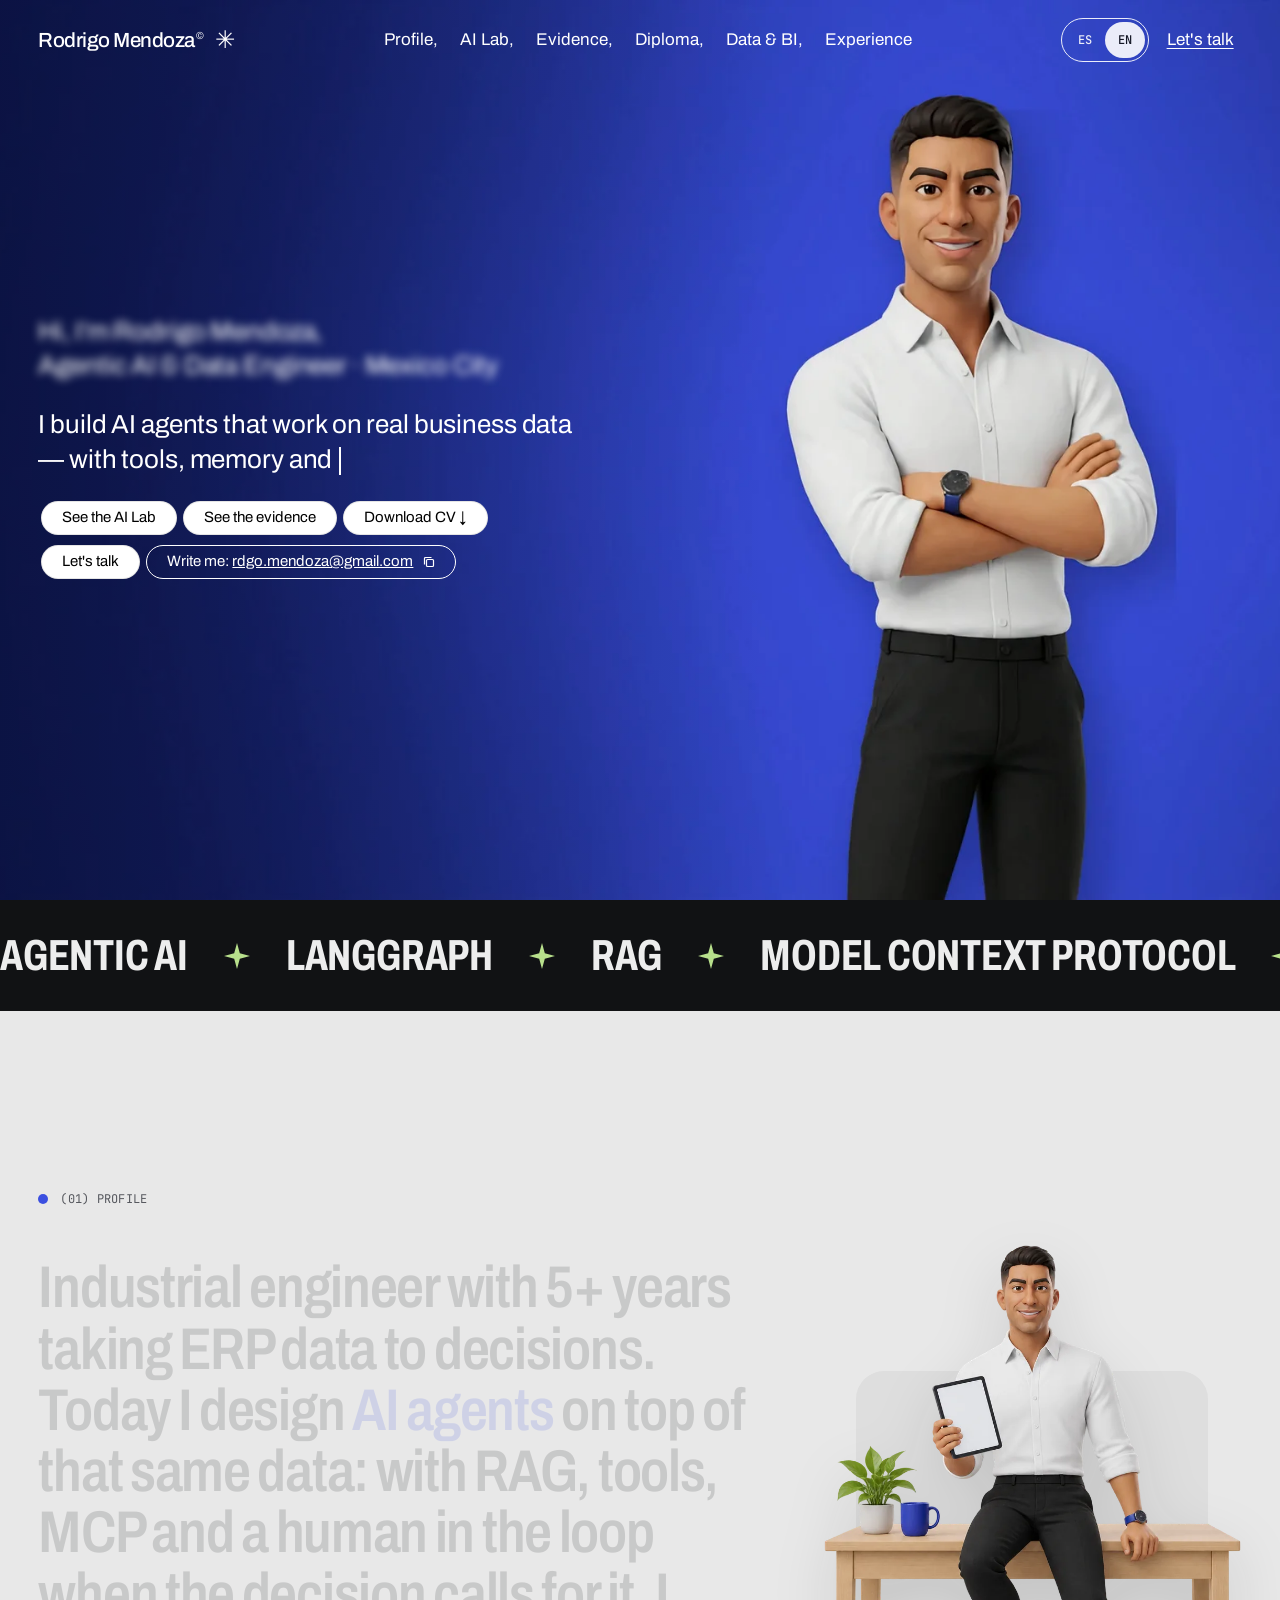
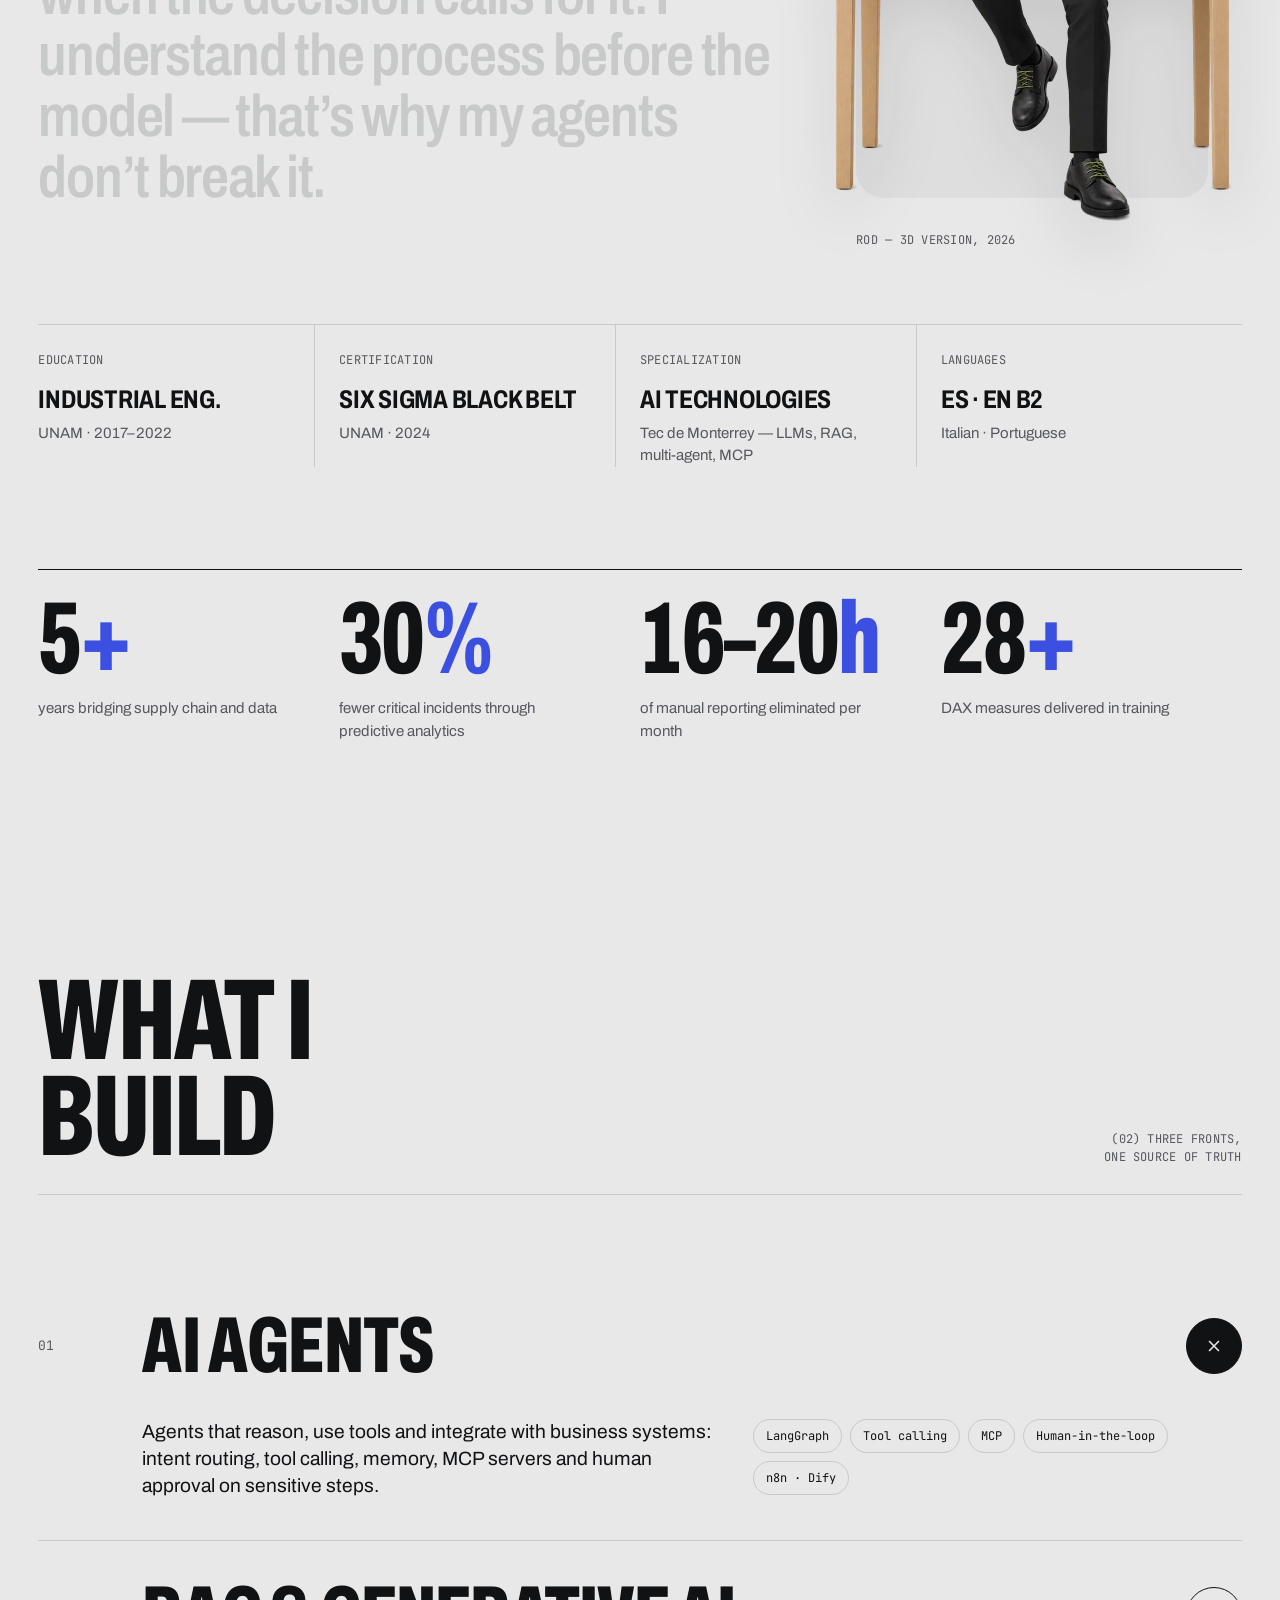
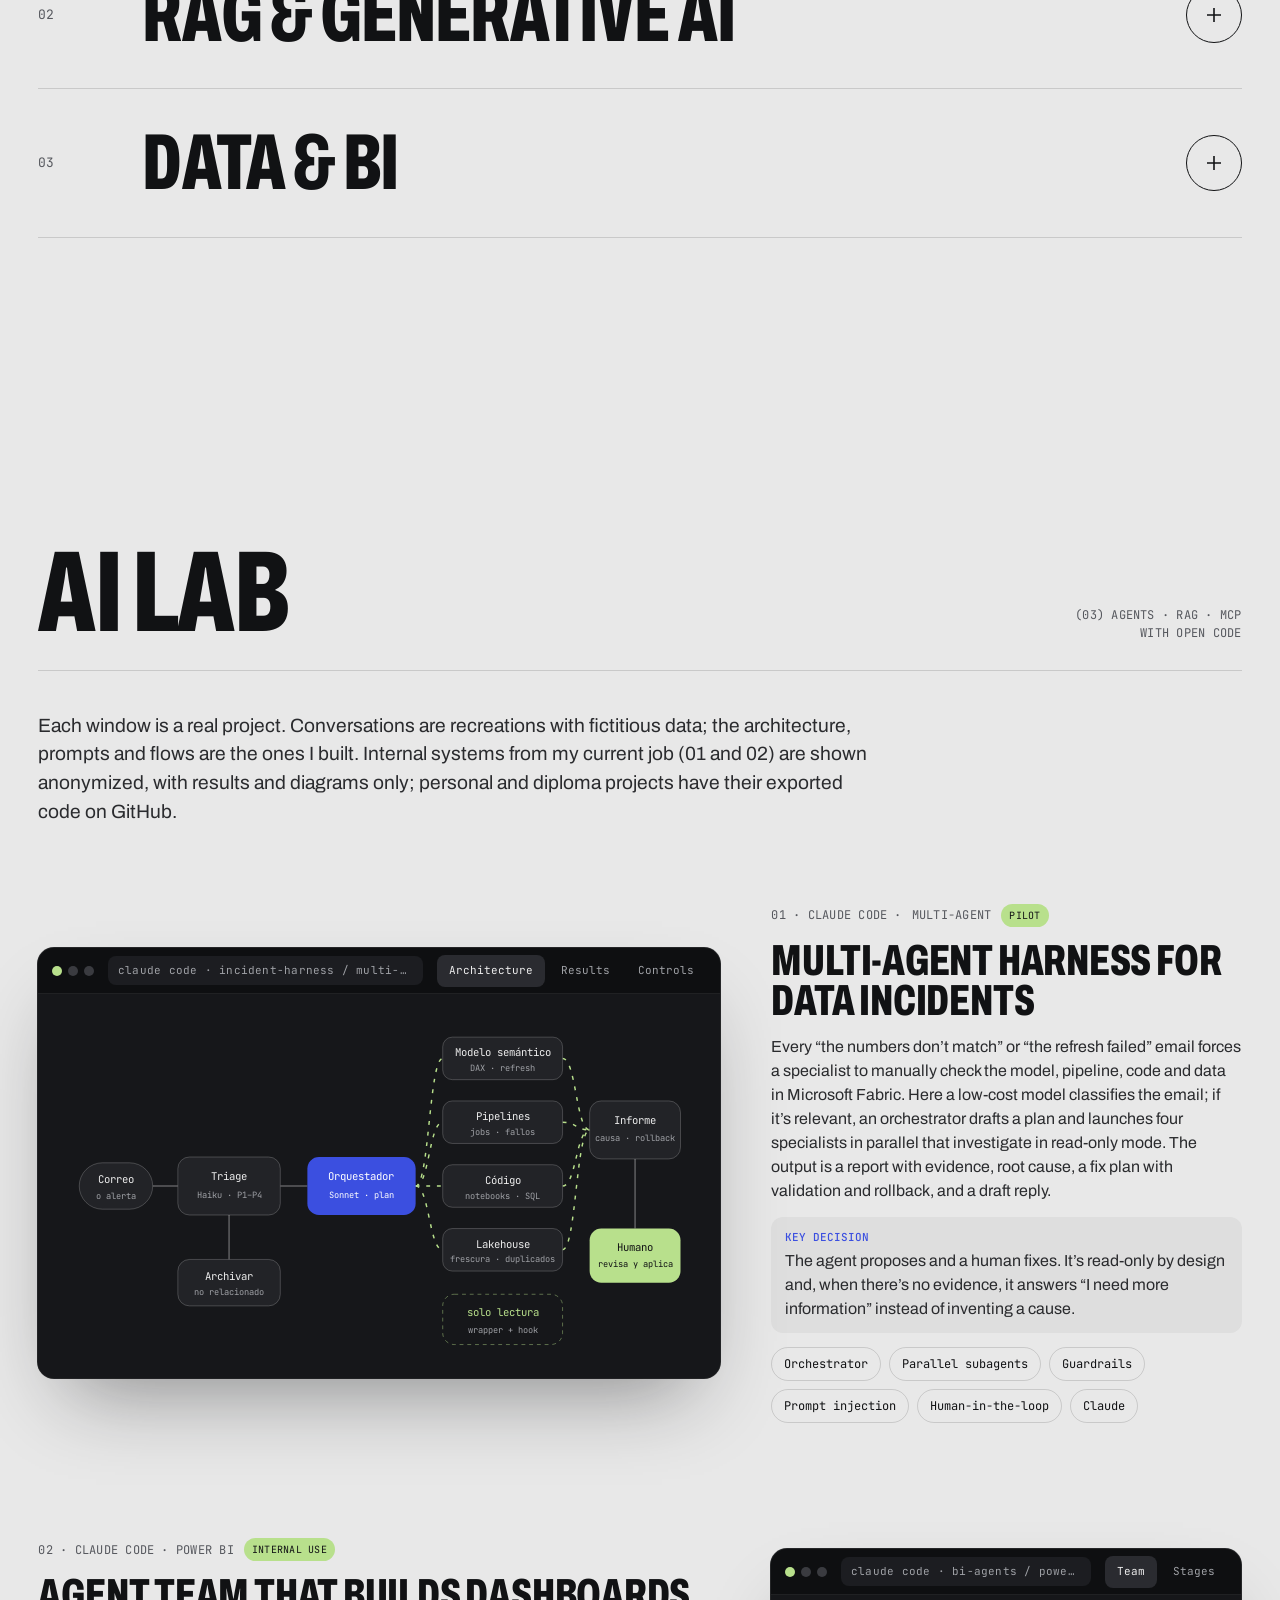
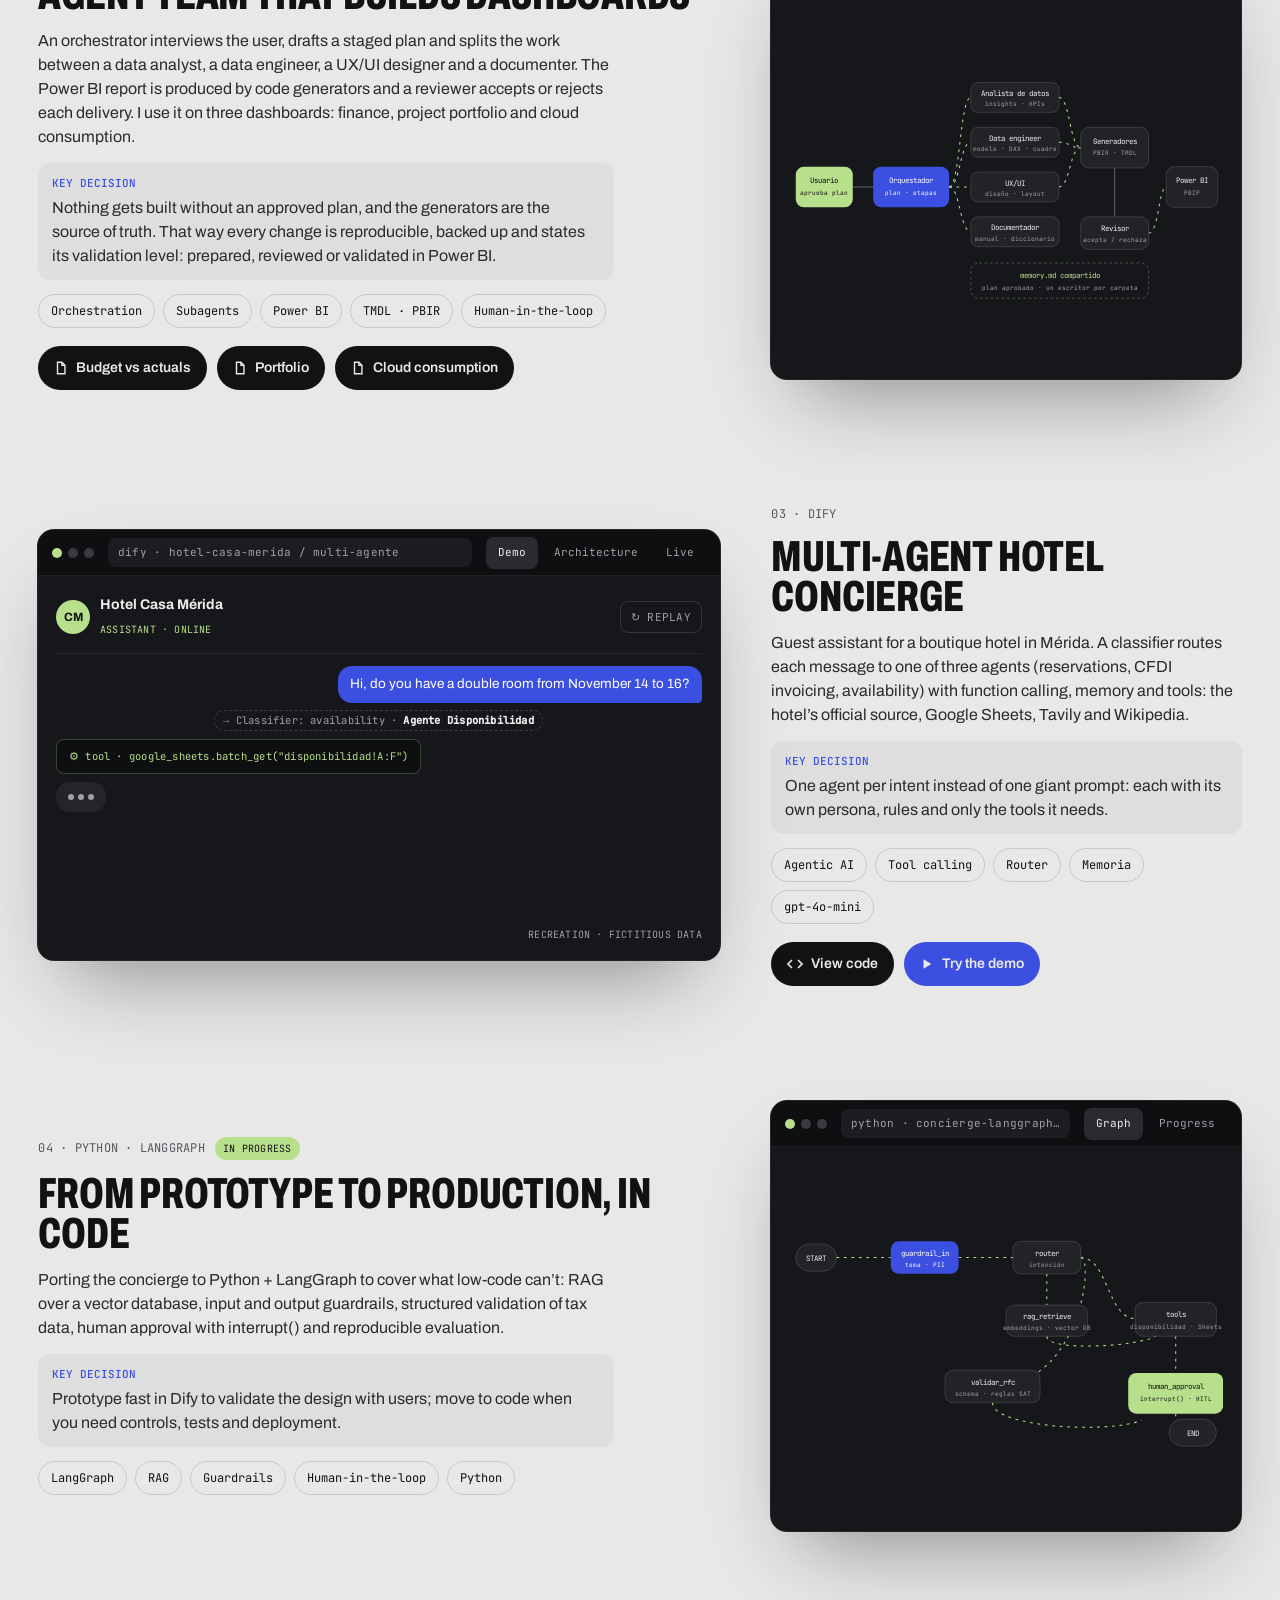
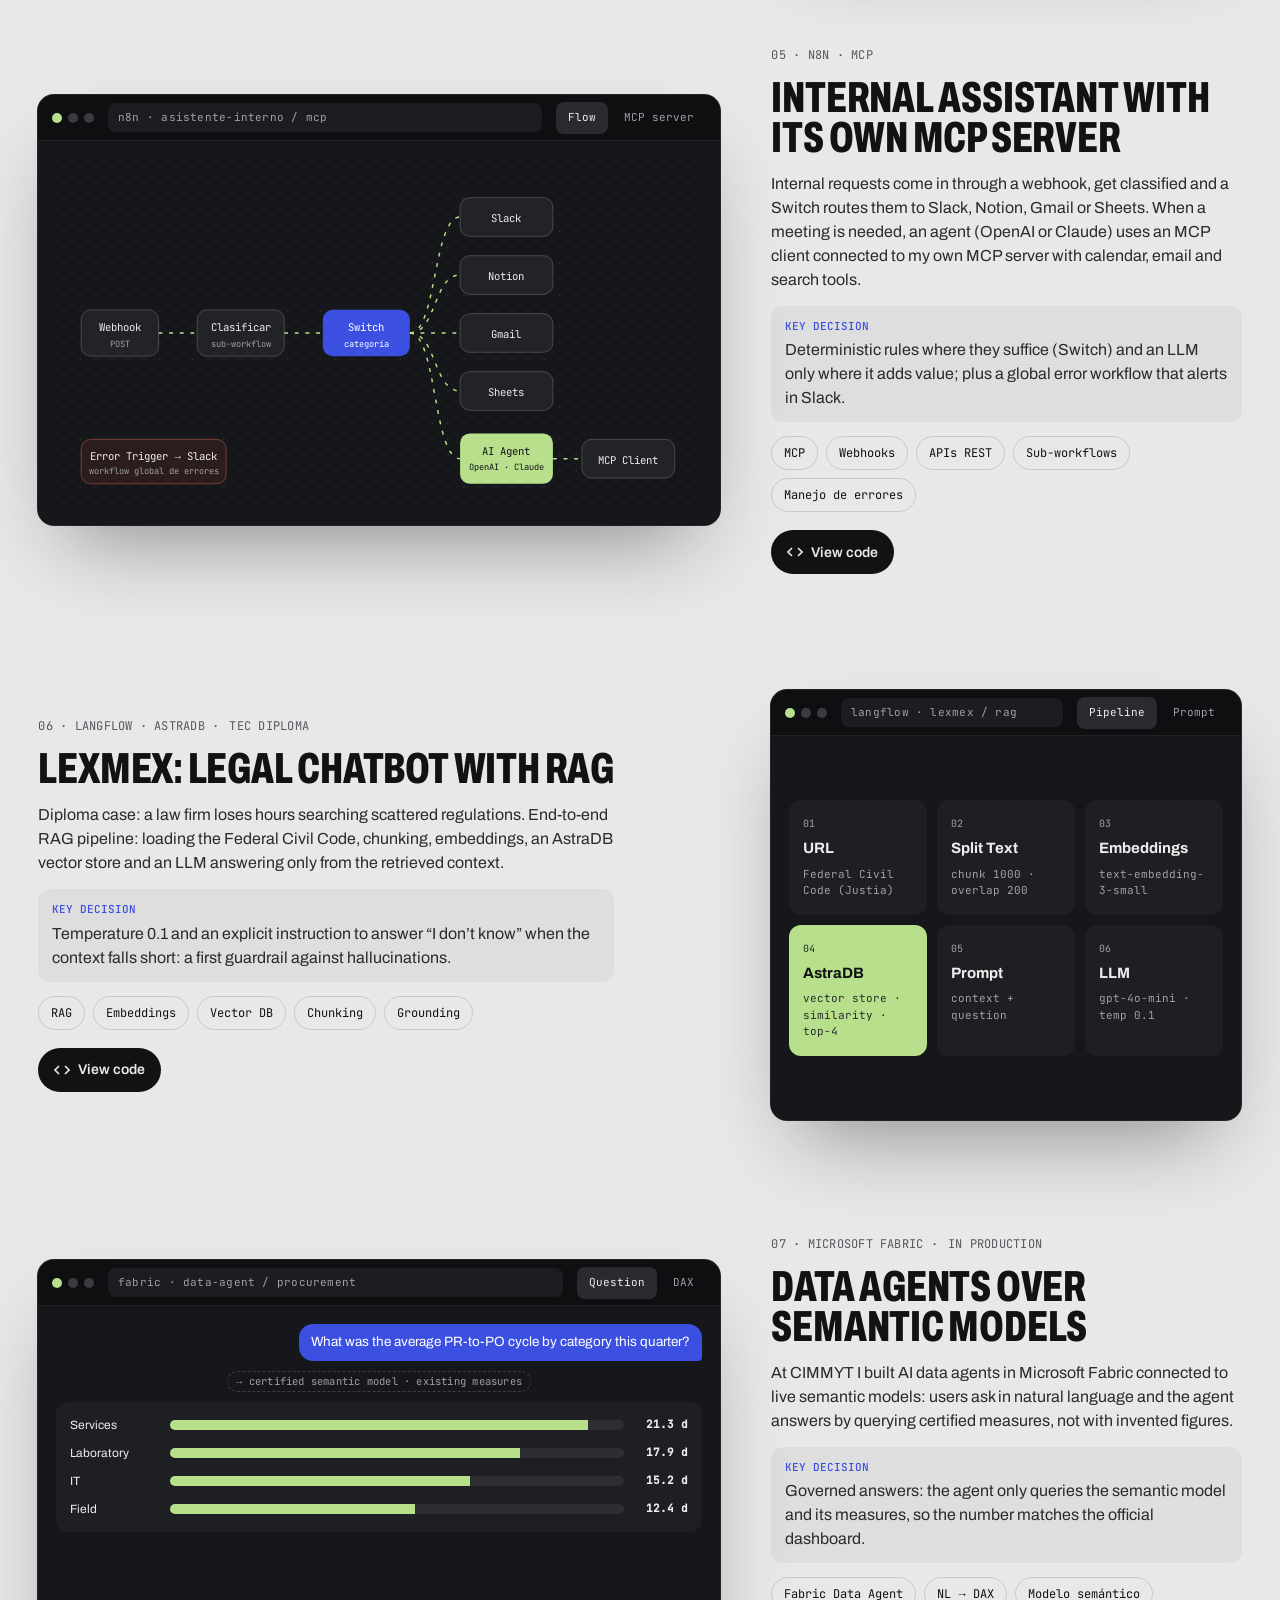
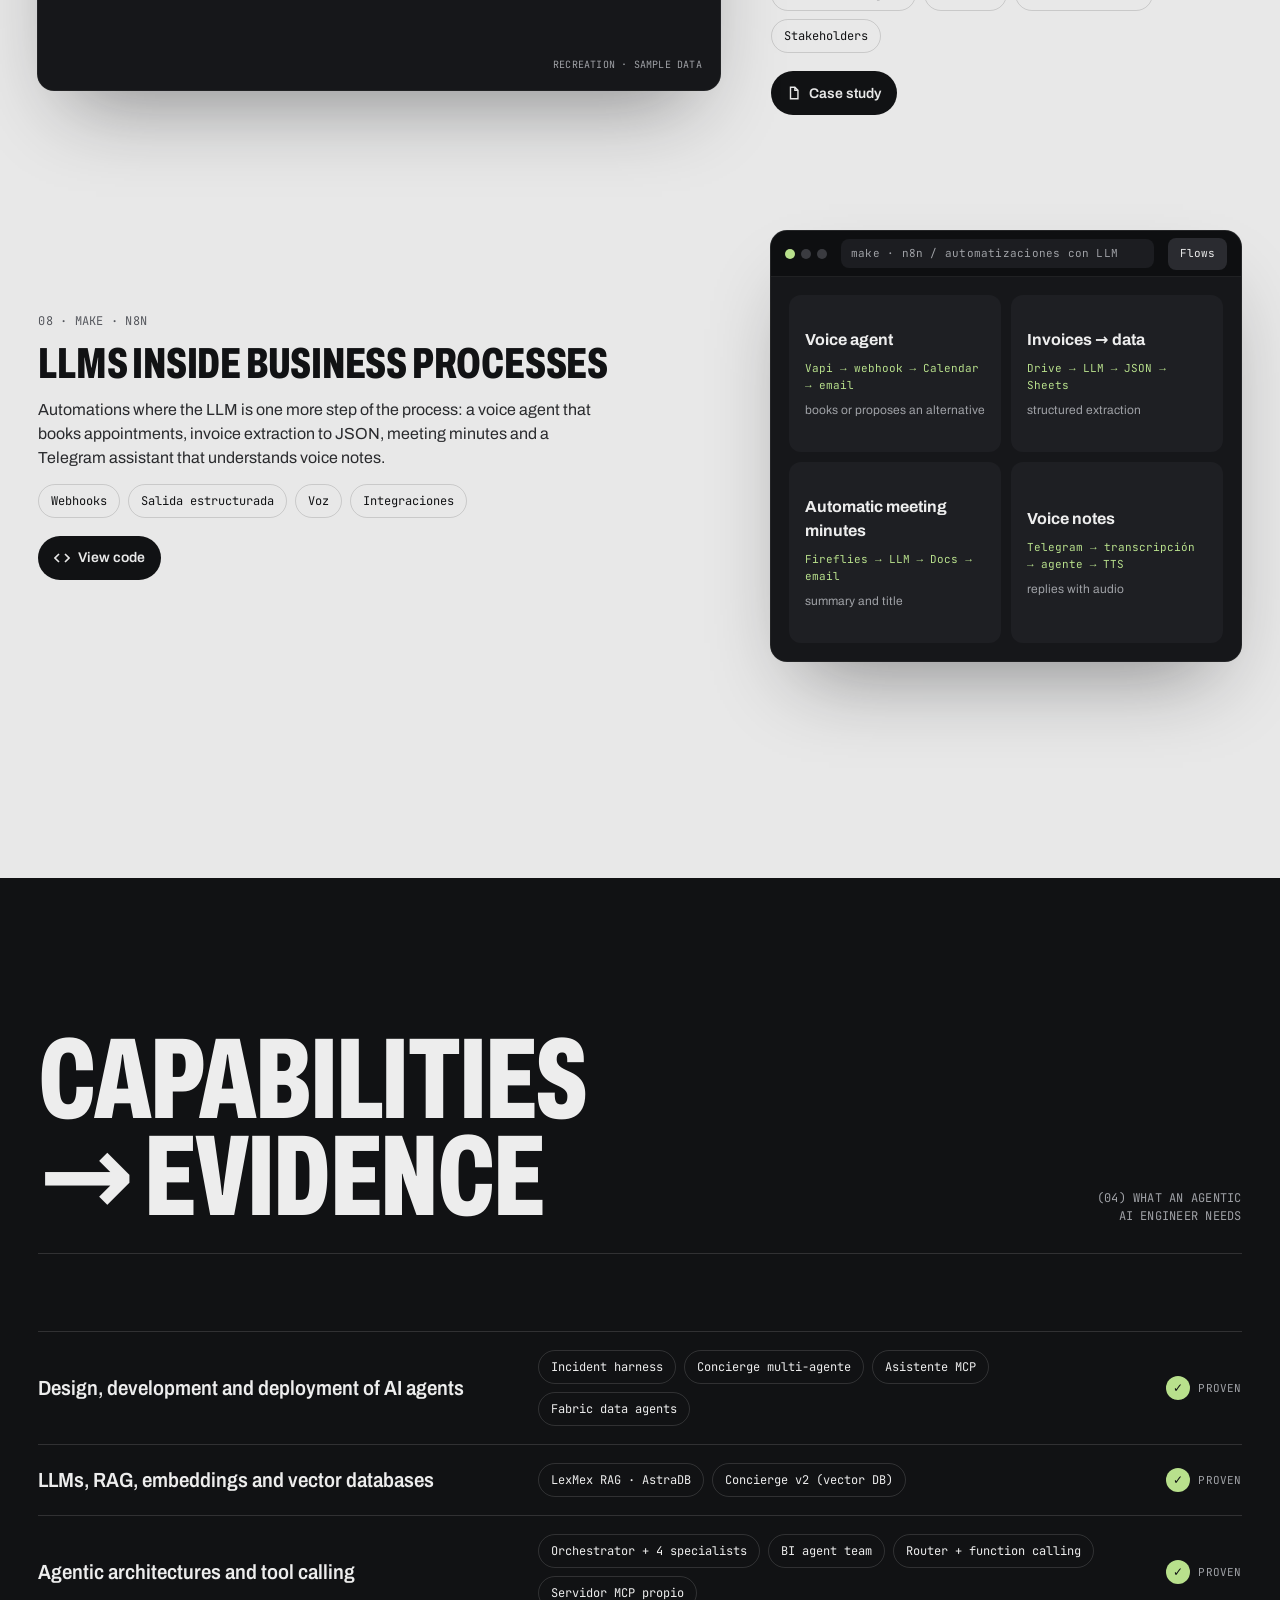
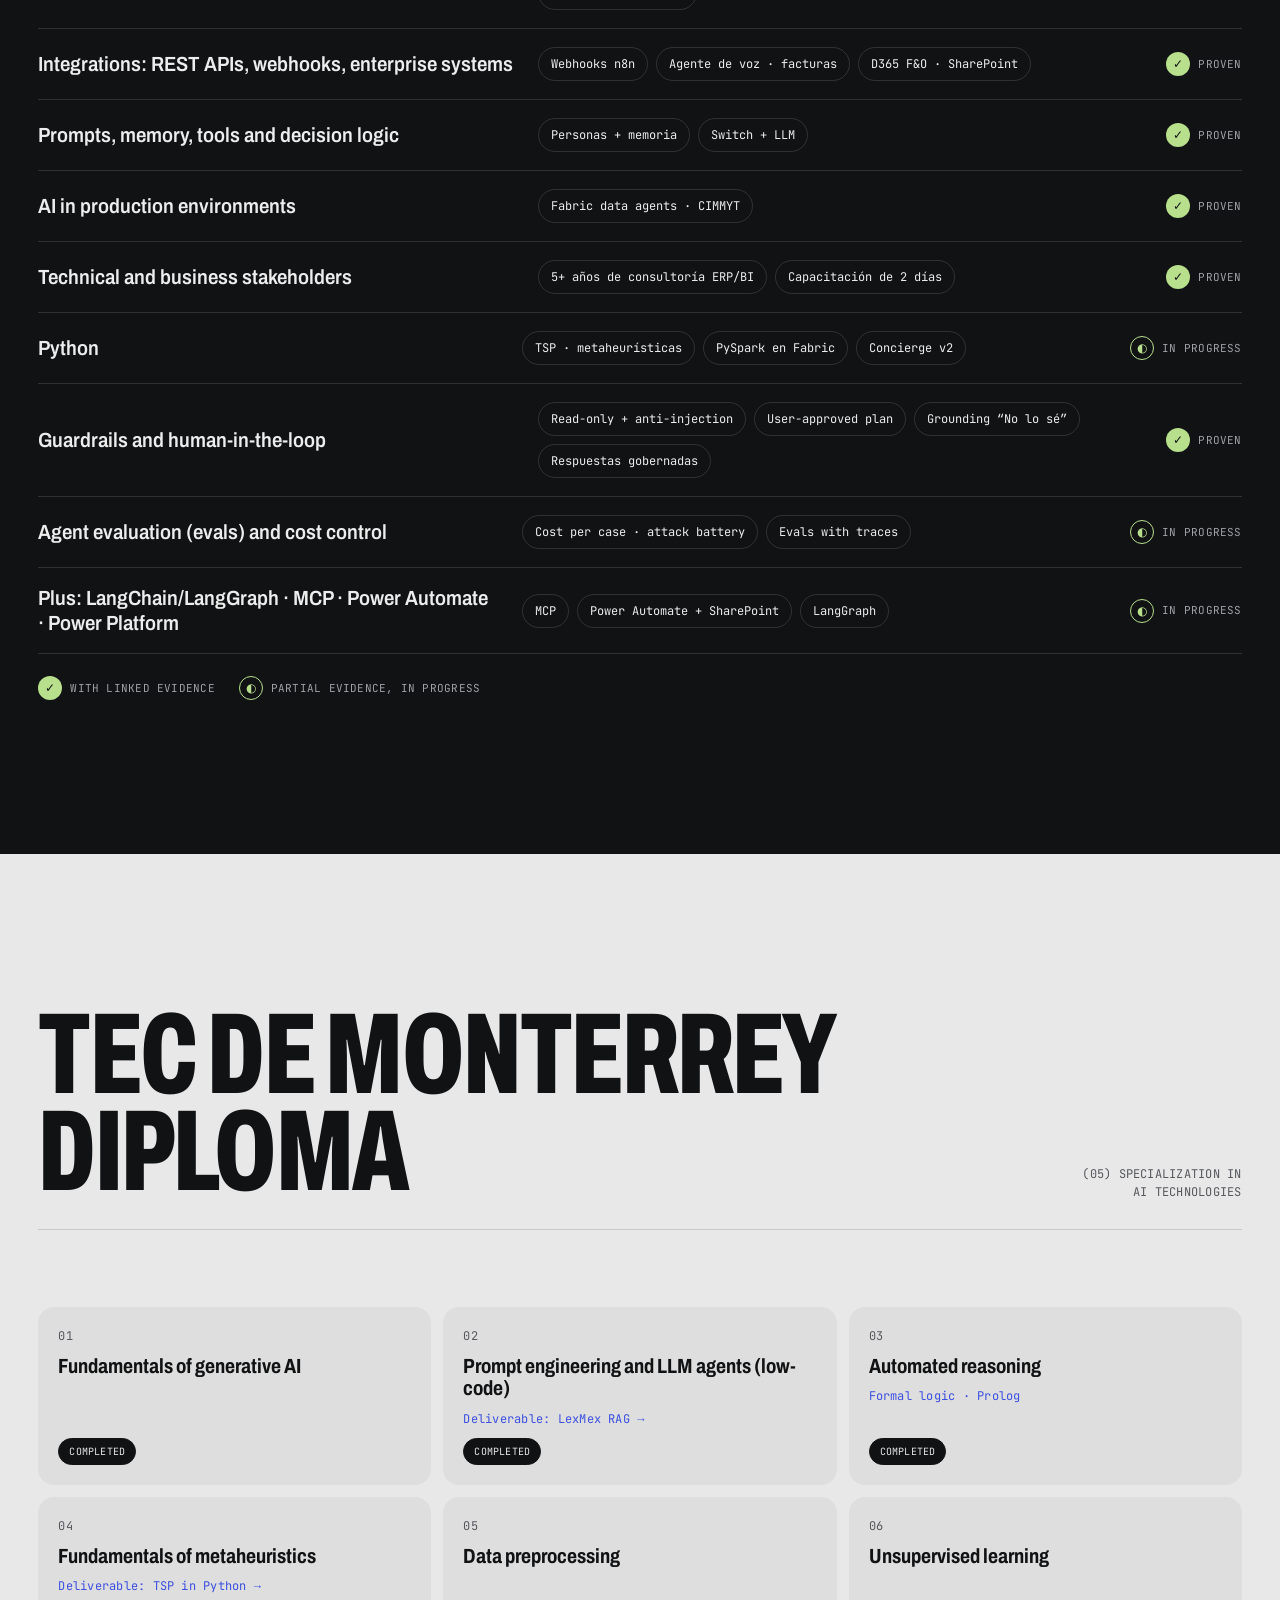
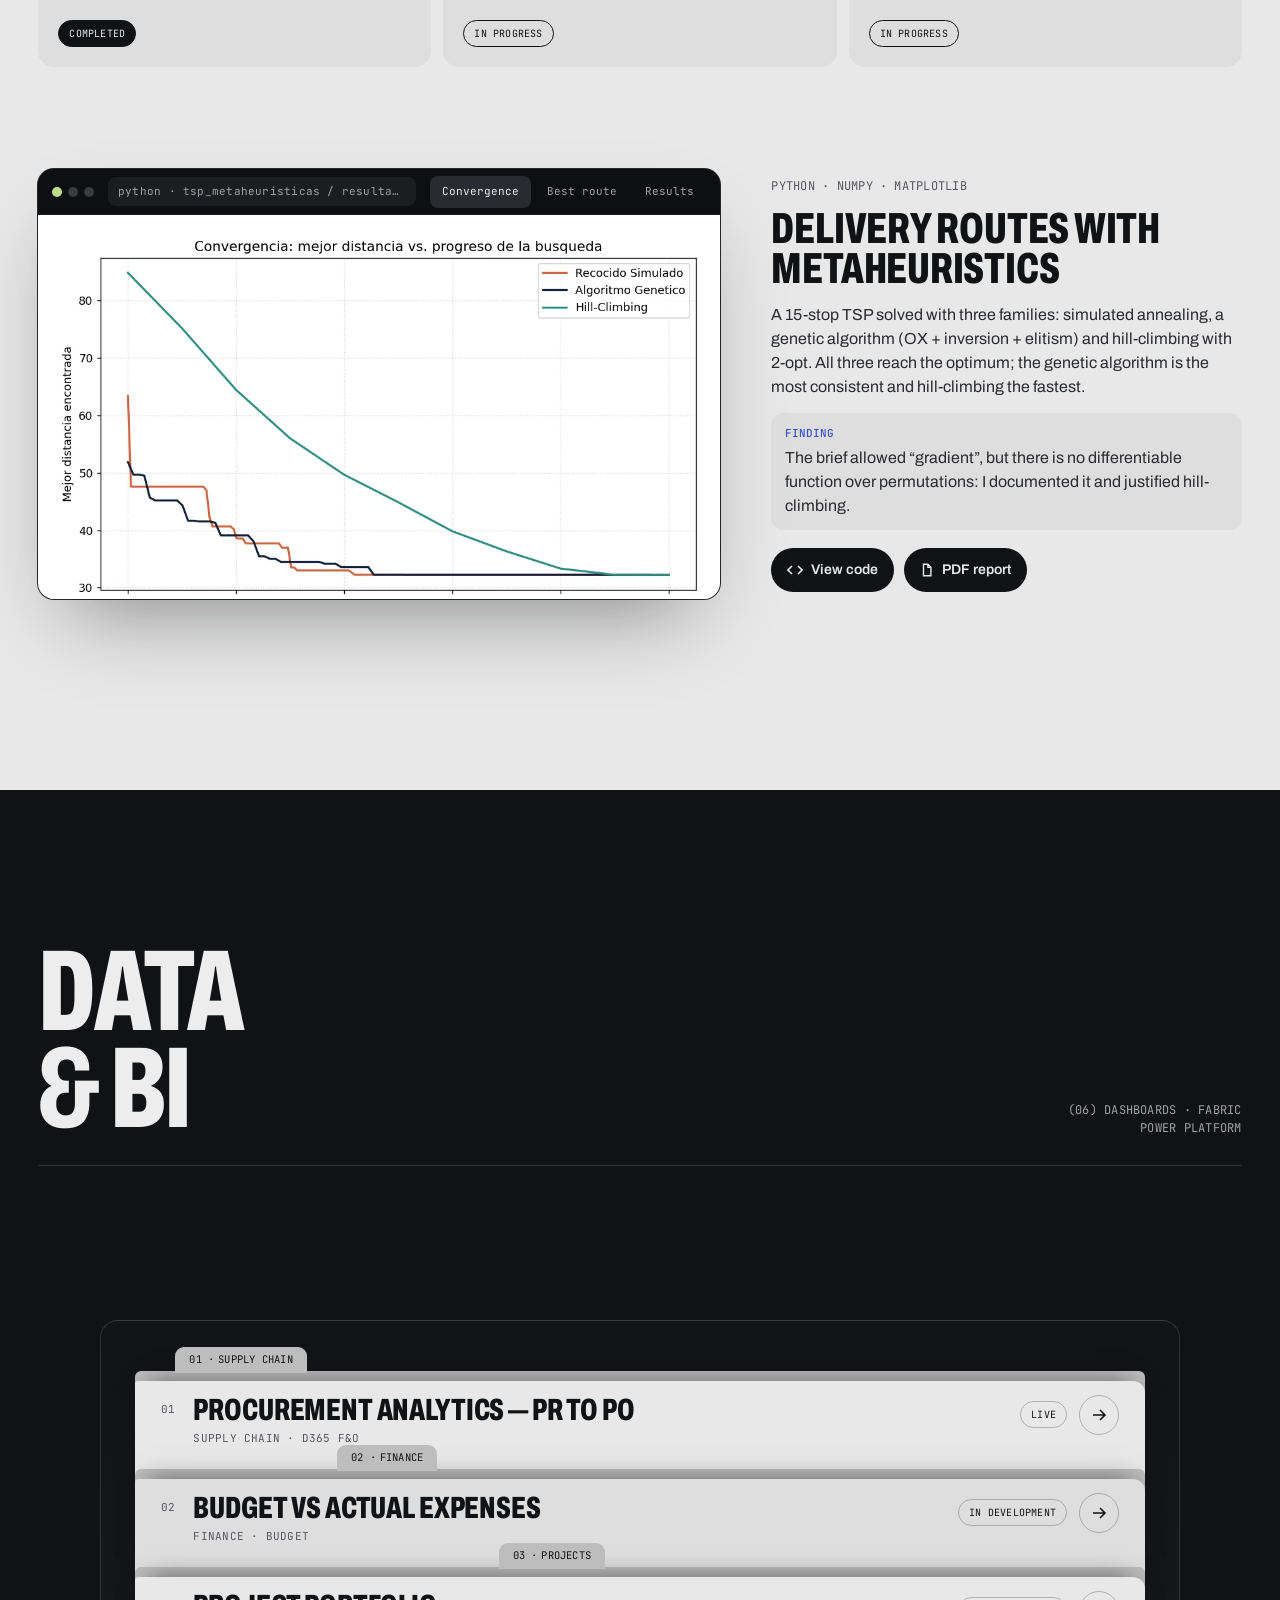
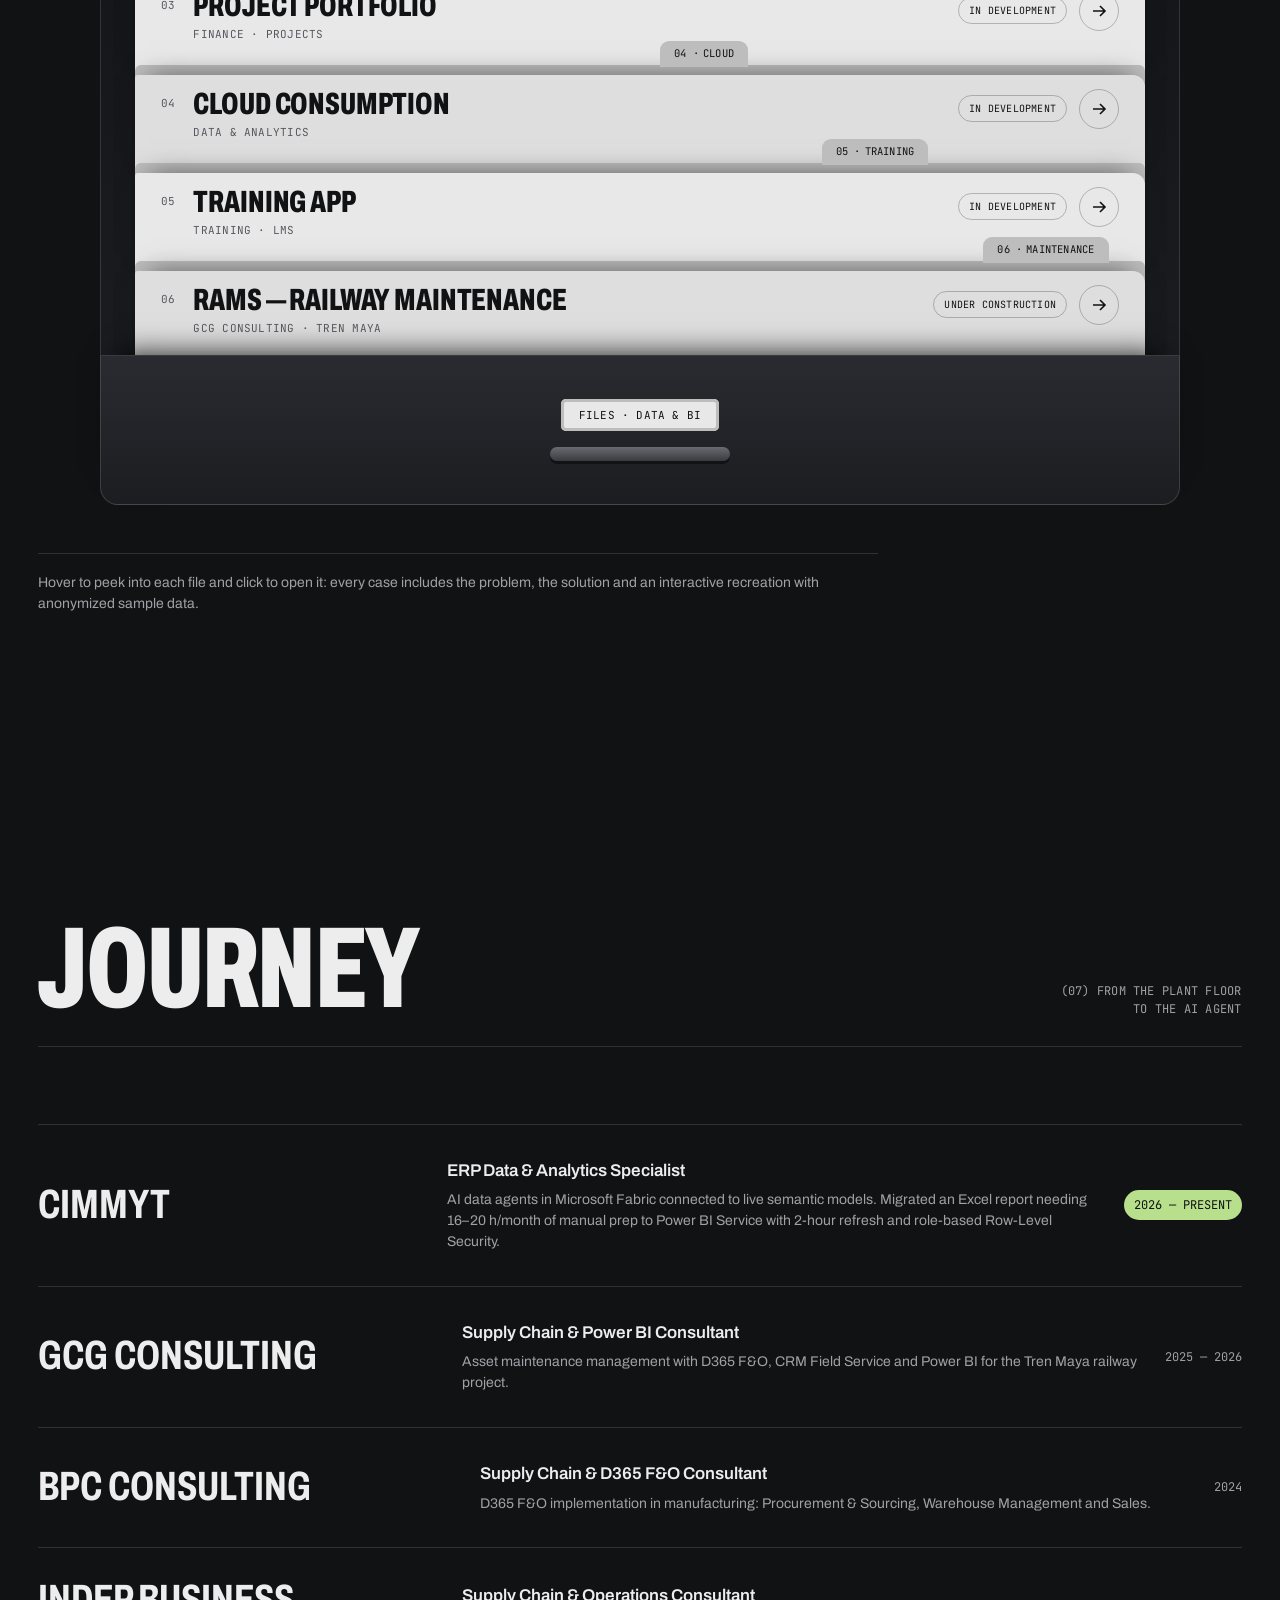
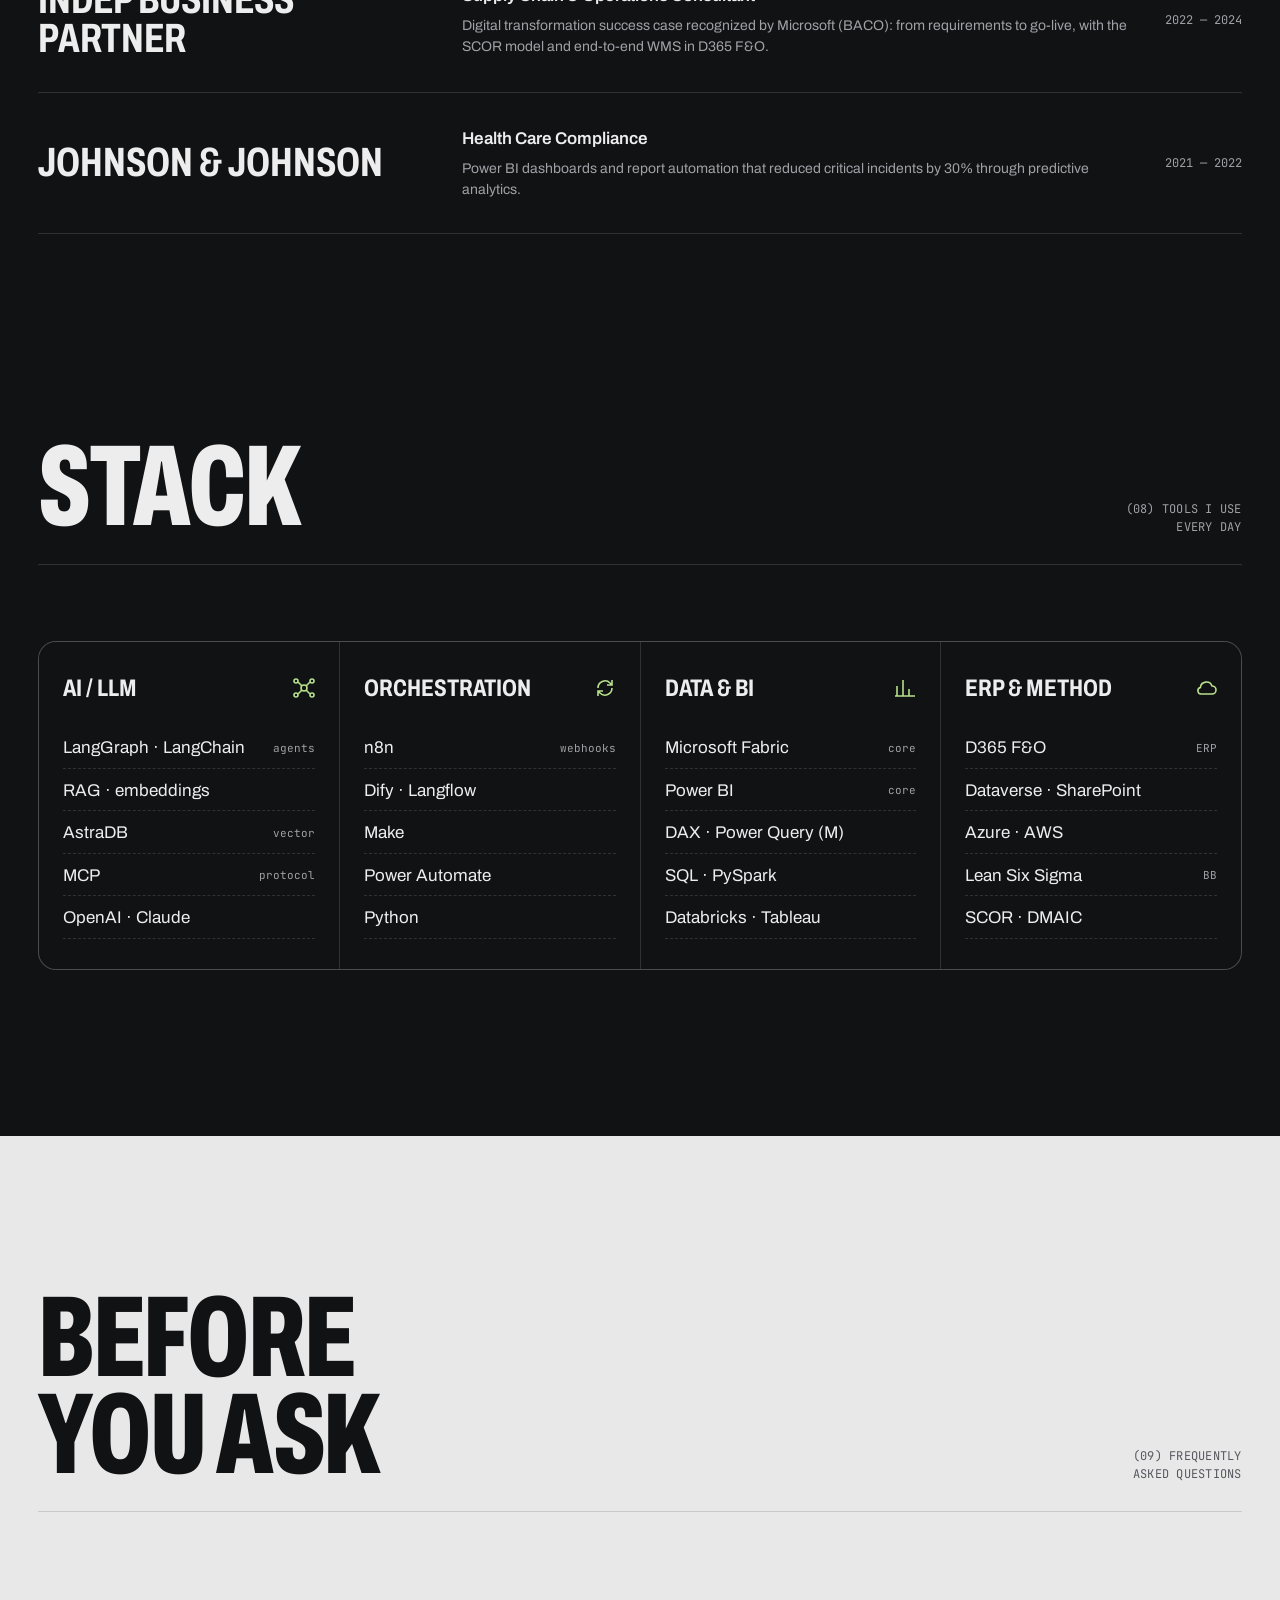
<file: index.html>
<!doctype html>
<html lang="es">
<head>
<meta charset="utf-8">
<meta name="viewport" content="width=device-width, initial-scale=1">
<title>Rodrigo Mendoza Cortés — Agentic AI &amp; Data Engineer</title>
<meta name="description" content="Rodrigo Mendoza Cortés — Agentic AI &amp; Data Engineer en CDMX. Agentes de IA con tool calling, RAG, MCP y human-in-the-loop sobre datos de negocio; Microsoft Fabric y Power BI. Código y demos.">
<meta name="author" content="Rodrigo Mendoza Cortés">
<meta name="robots" content="index, follow">
<meta name="referrer" content="strict-origin-when-cross-origin">
<meta name="theme-color" content="#121C5C">
<meta http-equiv="Content-Security-Policy" content="default-src 'self'; script-src 'self'; style-src 'self' 'unsafe-inline'; font-src 'self'; img-src 'self' data:; connect-src 'self'; frame-src https://udify.app; object-src 'none'; base-uri 'self'; form-action 'self'">
<link rel="canonical" href="https://rmendoza-code.github.io/">
<meta property="og:type" content="website">
<meta property="og:url" content="https://rmendoza-code.github.io/">
<meta property="og:site_name" content="Rodrigo Mendoza Cortés · Portafolio">
<meta property="og:title" content="Rodrigo Mendoza Cortés — Agentic AI &amp; Data Engineer">
<meta property="og:description" content="Agentes de IA, RAG y MCP sobre datos reales de negocio. AI Lab con código abierto y demos.">
<meta property="og:image" content="https://rmendoza-code.github.io/assets/og-image.png">
<meta property="og:image:width" content="1200">
<meta property="og:image:height" content="630">
<meta property="og:locale" content="es_MX">
<meta property="og:locale:alternate" content="en_US">
<meta name="twitter:card" content="summary_large_image">
<meta name="twitter:title" content="Rodrigo Mendoza Cortés — Agentic AI &amp; Data Engineer">
<meta name="twitter:description" content="Agentes de IA, RAG y MCP sobre datos reales de negocio.">
<meta name="twitter:image" content="https://rmendoza-code.github.io/assets/og-image.png">
<link rel="icon" href="assets/site/img/favicon.svg" type="image/svg+xml">
<link rel="preload" href="assets/site/fonts/archivo-wdth.woff2" as="font" type="font/woff2" crossorigin>
<link rel="preload" href="assets/site/img/hero-poster.webp" as="image">
<link rel="stylesheet" href="assets/site/styles.css?v=20261018">
<noscript><style>.reveal{opacity:1;transform:none}.nav{opacity:1}.hero__pills{opacity:1;transform:none}.hero__typed,.hero__caret{display:none}.hero__type .sr{position:static;width:auto;height:auto;clip:auto;white-space:normal}.manifesto .w{opacity:1}</style></noscript>
<script type="application/ld+json">{"@context":"https://schema.org","@type":"Person","name":"Rodrigo Mendoza Cortés","jobTitle":"Agentic AI & Data Engineer","knowsAbout":["Agentic AI","LangGraph","RAG","Model Context Protocol","Microsoft Fabric","Power BI"],"address":{"@type":"PostalAddress","addressLocality":"Ciudad de México","addressCountry":"MX"},"alumniOf":"Universidad Nacional Autónoma de México","url":"https://rmendoza-code.github.io/","sameAs":["https://www.linkedin.com/in/rodrigomzc","https://github.com/rmendoza-code"]}</script>
<script src="assets/site/main.js?v=20261018" defer></script>
</head>
<body>
<a class="sr" href="#about" data-i18n="skip">Saltar al contenido</a>

<div class="progress" id="progress"></div>
<div class="cursor" id="cursor"></div>

<!-- NAV -->
<header class="nav" id="nav">
  <a href="#top" class="logo" aria-label="Rodrigo Mendoza — inicio"><span class="logo__name">Rodrigo Mendoza<sup>©</sup></span><span class="logo__star" aria-hidden="true">✳︎</span></a>
  <nav aria-label="Principal">
    <ul class="nav__links">
      <li><a href="#about"><span data-i18n="nav1" data-t="Perfil">Perfil</span></a></li>
      <li><a href="#ai-lab"><span data-t="AI Lab">AI Lab</span></a></li>
      <li><a href="#capacidades"><span data-i18n="nav6" data-t="Evidencia">Evidencia</span></a></li>
      <li><a href="#diplomado"><span data-i18n="nav7" data-t="Diplomado">Diplomado</span></a></li>
      <li><a href="#dashboards"><span data-i18n="nav3" data-t="Datos &amp; BI">Datos &amp; BI</span></a></li>
      <li><a href="#experience"><span data-i18n="nav4" data-t="Experiencia">Experiencia</span></a></li>
    </ul>
  </nav>
  <div class="nav__right">
    <div class="lang" role="group" aria-label="Idioma / Language">
      <button type="button" data-lang="es" aria-pressed="true">ES</button>
      <button type="button" data-lang="en" aria-pressed="false">EN</button>
    </div>
    <a href="#contact" class="nav__cta" data-i18n="cta">Hablemos</a>
    <button type="button" class="burger" id="burger" aria-label="Abrir menú" aria-expanded="false"><i></i></button>
  </div>
</header>

<div class="mmenu" id="mmenu">
  <ul>
    <li><a href="#about" data-i18n="nav1">Perfil</a></li>
    <li><a href="#ai-lab">AI Lab</a></li>
    <li><a href="#capacidades" data-i18n="nav6">Evidencia</a></li>
    <li><a href="#diplomado" data-i18n="nav7">Diplomado</a></li>
    <li><a href="#dashboards" data-i18n="nav3">Datos &amp; BI</a></li>
    <li><a href="#experience" data-i18n="nav4">Experiencia</a></li>
    <li><a href="#contact" data-i18n="cta">Hablemos</a></li>
  </ul>
  <a class="mono" href="CV_Rodrigo_Mendoza_Cortes.pdf" download data-i18n="cv">Descargar CV ↓</a>
</div>

<main id="top">
<!-- HERO -->
<section class="hero" aria-label="Inicio">
  <video class="hero__video" id="heroVideo" muted playsinline preload="auto" poster="assets/site/img/hero-poster.webp" aria-hidden="true" tabindex="-1">
    <source src="assets/site/video/hero-wave.mp4" type="video/mp4">
  </video>
  <div class="hero__shade" aria-hidden="true"></div>
  <div class="hero__content">
    <h1 class="sr">Rodrigo Mendoza Cortés — Agentic AI &amp; Data Engineer</h1>
    <p class="hero__hi" aria-hidden="true"><span data-i18n="hi1">Hola, soy Rodrigo Mendoza,</span><br><span data-i18n="hi2">Agentic AI &amp; Data Engineer · Ciudad de México</span></p>
    <p class="hero__type"><span class="sr" id="typeSrc" data-i18n="lead">Construyo agentes de IA que trabajan sobre datos reales del negocio — con herramientas, memoria y controles humanos.</span><span class="hero__ghost" id="typeGhost" aria-hidden="true"></span><span class="hero__live" aria-hidden="true"><span class="hero__typed" id="typed"></span><i class="hero__caret" id="caret"></i></span></p>
    <div class="hero__pills" id="pills">
      <a class="pill" href="#ai-lab" data-i18n="pLab">Ver AI Lab</a>
      <a class="pill" href="#capacidades" data-i18n="pEv">Ver evidencia</a>
      <a class="pill" href="CV_Rodrigo_Mendoza_Cortes.pdf" download data-i18n="cv">Descargar CV ↓</a>
      <a class="pill" href="#contact" data-i18n="cta">Hablemos</a>
      <button type="button" class="pill pill--ghost" data-copy><span><span data-i18n="pMail">Escríbeme:</span> <u data-em-text>rdgo.mendoza [at] gmail.com</u></span><svg width="12" height="12" viewBox="0 0 12 12" fill="none" stroke="currentColor" stroke-width="1.2" aria-hidden="true"><rect x="3.5" y="3.5" width="7" height="7" rx="1"/><path d="M8.5 1.5h-6a1 1 0 0 0-1 1v6"/></svg><span class="sr" data-i18n="copy">Copiar</span></button>
    </div>
  </div>
</section>

<!-- MARQUEE -->
<div class="marquee" aria-hidden="true">
  <div class="marquee__track" id="marq"></div>
</div>

<!-- ABOUT -->
<section class="about wrap" id="about">
  <div class="about__label mono" data-i18n="aboutLabel">(01) Perfil</div>
  <div class="about__grid">
  <p class="manifesto" id="manifesto" data-i18n="manifesto">Ingeniero industrial con 5+ años llevando datos de ERP a decisiones. Hoy diseño <span class="hl">agentes de IA</span> sobre esos mismos datos: con RAG, herramientas, MCP y un humano en el circuito cuando la decisión lo amerita. Conozco el proceso antes que el modelo — por eso mis agentes no lo rompen.</p>
  <figure class="about__fig reveal"><img src="assets/site/img/about.webp" alt="Figura 3D de Rodrigo sentado en el borde de un escritorio con una tableta" loading="lazy"><figcaption class="mono" data-i18n="figcap">Rod — versión 3D, 2026</figcaption></figure>
  </div>
  <div class="facts">
    <div class="fact reveal"><span class="mono" data-i18n="f2l">Formación</span><strong data-i18n="f2s">Ing. Industrial</strong><p>UNAM · 2017–2022</p></div>
    <div class="fact reveal"><span class="mono" data-i18n="f3l">Certificación</span><strong>Six Sigma Black Belt</strong><p>UNAM · 2024</p></div>
    <div class="fact reveal"><span class="mono" data-i18n="f4l">Especialización</span><strong data-i18n="f4s">Tecnologías de IA</strong><p data-i18n="f4p">Tec de Monterrey — LLMs, RAG, multi-agente, MCP</p></div>
    <div class="fact reveal"><span class="mono" data-i18n="f5l">Idiomas</span><strong data-i18n="f5s">ES · EN B2</strong><p data-i18n="f5p">Italiano · Portugués</p></div>
  </div>
  <div class="stats reveal" id="stats">
    <div class="stat"><b><span data-count="5">0</span><em>+</em></b><span data-i18n="st1">años entre supply chain y datos</span></div>
    <div class="stat"><b><span data-count="30">0</span><em>%</em></b><span data-i18n="st2">menos incidentes críticos con analítica predictiva</span></div>
    <div class="stat"><b>16–<span data-count="20">0</span><em>h</em></b><span data-i18n="st3">de reporte manual eliminadas al mes</span></div>
    <div class="stat"><b><span data-count="28">0</span><em>+</em></b><span data-i18n="st4">medidas DAX enseñadas en capacitación</span></div>
  </div>
</section>

<!-- SERVICES -->
<section class="services wrap" id="services">
  <div class="sec-head reveal">
    <h2 data-i18n="svcH">Lo que<br>construyo</h2>
    <span class="mono" data-i18n="svcS">(02) Tres frentes,<br>un mismo dato</span>
  </div>
  <div class="svc-list">
    <div class="svc open reveal">
      <button class="svc__btn" type="button" aria-expanded="true"><span class="svc__num">01</span><span class="svc__title" data-i18n="s1t">Agentes de IA</span><span class="svc__plus"><svg width="18" height="18" viewBox="0 0 18 18" stroke="currentColor" stroke-width="1.6"><path d="M9 2v14M2 9h14"/></svg></span></button>
      <div class="svc__body"><div><div class="svc__inner"><span></span><p data-i18n="s1">Agentes que razonan, usan herramientas y se integran con los sistemas del negocio: enrutamiento por intención, tool calling, memoria, servidores MCP y aprobación humana en los pasos sensibles.</p><div class="tags"><span class="tag">LangGraph</span><span class="tag">Tool calling</span><span class="tag">MCP</span><span class="tag">Human-in-the-loop</span><span class="tag">n8n · Dify</span></div></div></div></div>
    </div>
    <div class="svc reveal">
      <button class="svc__btn" type="button" aria-expanded="false"><span class="svc__num">02</span><span class="svc__title" data-i18n="s2t">RAG &amp; IA generativa</span><span class="svc__plus"><svg width="18" height="18" viewBox="0 0 18 18" stroke="currentColor" stroke-width="1.6"><path d="M9 2v14M2 9h14"/></svg></span></button>
      <div class="svc__body"><div><div class="svc__inner"><span></span><p data-i18n="s2">Asistentes que responden con la información de la organización y no inventan: chunking, embeddings, bases vectoriales, prompts con grounding y respuestas que citan su fuente.</p><div class="tags"><span class="tag">RAG</span><span class="tag">Embeddings</span><span class="tag">Vector DB</span><span class="tag">Prompt engineering</span><span class="tag">OpenAI · Claude</span></div></div></div></div>
    </div>
    <div class="svc reveal">
      <button class="svc__btn" type="button" aria-expanded="false"><span class="svc__num">03</span><span class="svc__title" data-i18n="s3t">Datos &amp; BI</span><span class="svc__plus"><svg width="18" height="18" viewBox="0 0 18 18" stroke="currentColor" stroke-width="1.6"><path d="M9 2v14M2 9h14"/></svg></span></button>
      <div class="svc__body"><div><div class="svc__inner"><span></span><p data-i18n="s3">La base que hace confiable a un agente: lakehouses en Microsoft Fabric, modelos semánticos, DAX y dashboards en Power BI que dirección usa de verdad.</p><div class="tags"><span class="tag">Microsoft Fabric</span><span class="tag">Power BI</span><span class="tag">DAX</span><span class="tag">PySpark</span><span class="tag">D365 F&amp;O</span></div></div></div></div>
    </div>
  </div>
</section>


<!-- AI LAB -->
<section class="lab-sec wrap" id="ai-lab">
  <div class="sec-head reveal">
    <h2>AI Lab</h2>
    <span class="mono" data-i18n="labS">(03) Agentes · RAG · MCP<br>con código abierto</span>
  </div>
  <p class="lab-intro reveal" data-i18n="labIntro">Cada ventana es un proyecto real. Las conversaciones son recreaciones con datos ficticios; la arquitectura, los prompts y los flujos son los que construí. Los sistemas internos de mi trabajo actual (01 y 02) se muestran anonimizados, solo con resultados y diagramas; los proyectos personales y del diplomado tienen su código exportado en GitHub.</p>

  <!-- 01 INCIDENT HARNESS -->
  <article class="lab reveal" id="lab-harness">
    <div class="win">
      <div class="win__bar"><span class="win__dots" aria-hidden="true"><i></i><i></i><i></i></span><span class="win__url mono">claude code · incident-harness / multi-agente</span><span class="win__tabs" role="tablist"><button type="button" role="tab" data-view="arch" aria-selected="true" data-i18n="tArch">Arquitectura</button><button type="button" role="tab" data-view="res" aria-selected="false" data-i18n="tRes">Resultados</button><button type="button" role="tab" data-view="ctl" aria-selected="false" data-i18n="tCtl">Controles</button></span></div>
      <div class="win__body">
        <div class="win__panel" data-panel="arch">
          <svg class="diag" viewBox="0 0 640 360" role="img" aria-label="Diagrama: el correo pasa por triage, un orquestador lanza cuatro especialistas en paralelo, se genera un informe y un humano revisa y aplica la corrección; todo en solo lectura">
            <g class="diag__edges"><path d="M86 180H112"/><path d="M218 180H246"/><path d="M165 210V256"/><path d="M585 152V224"/></g>
            <g class="diag__edges diag__edges--flow"><path d="M358 180C372 180 372 48 386 48"/><path d="M358 180C372 180 372 114 386 114"/><path d="M358 180H386"/><path d="M358 180C372 180 372 246 386 246"/><path d="M510 48C524 48 524 122 538 122"/><path d="M510 114C524 114 524 122 538 122"/><path d="M510 180C524 180 524 122 538 122"/><path d="M510 246C524 246 524 122 538 122"/></g>
            <g class="diag__n"><rect x="10" y="156" width="76" height="48" rx="24"/><text x="48" y="177">Correo</text><text x="48" y="193" class="s">o alerta</text></g>
            <g class="diag__n"><rect x="112" y="150" width="106" height="60" rx="12"/><text x="165" y="174">Triage</text><text x="165" y="192" class="s">Haiku · P1–P4</text></g>
            <g class="diag__n"><rect x="112" y="256" width="106" height="48" rx="12"/><text x="165" y="277">Archivar</text><text x="165" y="293" class="s">no relacionado</text></g>
            <g class="diag__n diag__n--hl"><rect x="246" y="150" width="112" height="60" rx="12"/><text x="302" y="174">Orquestador</text><text x="302" y="192" class="s">Sonnet · plan</text></g>
            <g class="diag__n"><rect x="386" y="26" width="124" height="44" rx="10"/><text x="448" y="46">Modelo semántico</text><text x="448" y="61" class="s">DAX · refresh</text></g>
            <g class="diag__n"><rect x="386" y="92" width="124" height="44" rx="10"/><text x="448" y="112">Pipelines</text><text x="448" y="127" class="s">jobs · fallos</text></g>
            <g class="diag__n"><rect x="386" y="158" width="124" height="44" rx="10"/><text x="448" y="178">Código</text><text x="448" y="193" class="s">notebooks · SQL</text></g>
            <g class="diag__n"><rect x="386" y="224" width="124" height="44" rx="10"/><text x="448" y="244">Lakehouse</text><text x="448" y="259" class="s">frescura · duplicados</text></g>
            <g class="diag__n"><rect x="538" y="92" width="94" height="60" rx="12"/><text x="585" y="116">Informe</text><text x="585" y="133" class="s">causa · rollback</text></g>
            <g class="diag__n diag__n--hitl"><rect x="538" y="224" width="94" height="56" rx="12"/><text x="585" y="247">Humano</text><text x="585" y="264" class="s">revisa y aplica</text></g>
            <g class="diag__tools"><rect x="386" y="292" width="124" height="52" rx="12"/><text x="448" y="314">solo lectura</text><text x="448" y="332" class="s">wrapper + hook</text></g>
          </svg>
        </div>
        <div class="win__panel" data-panel="res" hidden>
          <ul class="runs">
            <li class="ok"><b data-i18n="hr1t">Alerta real: refresh fallido a diario</b><span data-i18n="hr1d">Encontró la causa: dos refrescos programados chocaban y el pipeline se reportaba como “Completed” aunque había fallado.</span><em class="mono">9 min · USD 1.08</em></li>
            <li class="ok"><b data-i18n="hr2t">Correo real con 3 hallazgos de calidad de datos</b><span data-i18n="hr2d">Explicó 2 con evidencia, pidió ejemplos para el tercero y detectó un filtro que excluía registros sin que nadie lo hubiera reportado.</span><em class="mono">23 min · USD 2.81</em></li>
            <li class="ok"><b data-i18n="hr3t">Problema ficticio</b><span data-i18n="hr3d">Revisó los datos reales, no encontró el problema y pidió información en lugar de inventar una causa.</span><em class="mono">15 min · USD 2.00</em></li>
            <li class="sec"><b data-i18n="hr4t">Correo malicioso (prompt injection)</b><span data-i18n="hr4d">Detectó la orden de exportar datos y borrar un pipeline, la ignoró y la reportó. No envió ni cambió nada.</span><em class="mono">14 min · USD 1.42</em></li>
            <li><b data-i18n="hr5t">Correo no relacionado</b><span data-i18n="hr5d">Clasificado como no relacionado (98 % de confianza) y archivado.</span><em class="mono">&lt;1 min · USD 0.002</em></li>
          </ul>
          <p class="runs__note mono" data-i18n="hrNote">Piloto de 2 días · casos anonimizados · costo equivalente de API</p>
        </div>
        <div class="win__panel" data-panel="ctl" hidden>
          <div class="mcp">
            <div class="mcp__srv"><b>Guardrails</b><span class="mono" data-i18n="hcSub">propone · no ejecuta</span></div>
            <ul class="mcp__tools">
              <li><code>read_only</code><span data-i18n="hc1">Wrapper con lista blanca (GET, SELECT, EVALUATE) y un hook que bloquea todo lo demás</span></li>
              <li><code>scope</code><span data-i18n="hc2">Solo puede consultar 4 espacios de trabajo autorizados; cualquier otro se rechaza</span></li>
              <li><code>untrusted_input</code><span data-i18n="hc3">El correo es dato no confiable: si trae instrucciones, se reportan y no se obedecen</span></li>
              <li><code>no_send</code><span data-i18n="hc4">Los agentes no pueden enviar nada; la notificación va a un único destinatario fijo</span></li>
              <li><code>privacy</code><span data-i18n="hc5">No guarda direcciones de correo, solo nombres, y limita el detalle que entra al informe</span></li>
              <li><code>budget</code><span data-i18n="hc6">Tope diario de investigaciones; el triage usa un modelo económico y cada caso registra su costo</span></li>
            </ul>
            <p class="mono mcp__note" data-i18n="hcNote">Evals en preparación: set de referencia, batería de 6 ataques y 3 jueces LLM independientes.</p>
          </div>
        </div>
      </div>
    </div>
    <div class="lab__meta">
      <span class="lab__num mono">01 · Claude Code · <span data-i18n="multiTag">Multi-agente</span> <em class="badge" data-i18n="pilotTag">Piloto</em></span>
      <h3 data-i18n="lht">Harness multiagente para incidentes de datos</h3>
      <p data-i18n="lhd">Cada correo de “las cifras no cuadran” o “falló el refresh” obliga a un especialista a revisar a mano modelo, pipeline, código y datos en Microsoft Fabric. Aquí un modelo económico clasifica el correo; si es relevante, un orquestador arma un plan y lanza en paralelo cuatro especialistas que investigan en solo lectura. El resultado es un informe con evidencia, causa raíz, plan de corrección con validación y reversa, y un borrador de respuesta.</p>
      <p class="lab__key"><b data-i18n="keyL">Decisión clave</b> <span data-i18n="lhk">El agente propone y un humano corrige. Es de solo lectura por diseño y, si no hay evidencia, responde “necesito información” en lugar de inventar una causa.</span></p>
      <div class="tags"><span class="tag">Orchestrator</span><span class="tag">Parallel subagents</span><span class="tag">Guardrails</span><span class="tag">Prompt injection</span><span class="tag">Human-in-the-loop</span><span class="tag">Claude</span></div>
    </div>
  </article>

  <!-- 02 BI AGENT TEAM -->
  <article class="lab lab--flip reveal" id="lab-bi-agents">
    <div class="win">
      <div class="win__bar"><span class="win__dots" aria-hidden="true"><i></i><i></i><i></i></span><span class="win__url mono">claude code · bi-agents / power bi</span><span class="win__tabs" role="tablist"><button type="button" role="tab" data-view="team" aria-selected="true" data-i18n="tTeam">Equipo</button><button type="button" role="tab" data-view="gates" aria-selected="false" data-i18n="tGates">Etapas</button></span></div>
      <div class="win__body">
        <div class="win__panel" data-panel="team">
          <svg class="diag" viewBox="0 0 640 360" role="img" aria-label="Diagrama: el usuario aprueba el plan, un orquestador reparte el trabajo entre analista de datos, data engineer, diseñador UX/UI y documentador; los generadores producen el reporte, un revisor lo acepta y se entrega en Power BI">
            <g class="diag__edges"><path d="M94 180H124"/><path d="M480 152V224"/></g>
            <g class="diag__edges diag__edges--flow"><path d="M236 180C252 180 252 48 268 48"/><path d="M236 180C252 180 252 114 268 114"/><path d="M236 180H268"/><path d="M236 180C252 180 252 246 268 246"/><path d="M398 48C414 48 414 122 430 122"/><path d="M398 114C414 114 414 122 430 122"/><path d="M398 180C414 180 414 122 430 122"/><path d="M530 248C545 248 545 180 556 180"/></g>
            <g class="diag__n diag__n--hitl"><rect x="10" y="150" width="84" height="60" rx="12"/><text x="52" y="174">Usuario</text><text x="52" y="192" class="s">aprueba plan</text></g>
            <g class="diag__n diag__n--hl"><rect x="124" y="150" width="112" height="60" rx="12"/><text x="180" y="174">Orquestador</text><text x="180" y="192" class="s">plan · etapas</text></g>
            <g class="diag__n"><rect x="268" y="26" width="130" height="44" rx="10"/><text x="333" y="46">Analista de datos</text><text x="333" y="61" class="s">insights · KPIs</text></g>
            <g class="diag__n"><rect x="268" y="92" width="130" height="44" rx="10"/><text x="333" y="112">Data engineer</text><text x="333" y="127" class="s">modelo · DAX · cuadre</text></g>
            <g class="diag__n"><rect x="268" y="158" width="130" height="44" rx="10"/><text x="333" y="178">UX/UI</text><text x="333" y="193" class="s">diseño · layout</text></g>
            <g class="diag__n"><rect x="268" y="224" width="130" height="44" rx="10"/><text x="333" y="244">Documentador</text><text x="333" y="259" class="s">manual · diccionario</text></g>
            <g class="diag__n"><rect x="430" y="92" width="100" height="60" rx="12"/><text x="480" y="116">Generadores</text><text x="480" y="133" class="s">PBIR · TMDL</text></g>
            <g class="diag__n"><rect x="430" y="224" width="100" height="48" rx="12"/><text x="480" y="245">Revisor</text><text x="480" y="261" class="s">acepta / rechaza</text></g>
            <g class="diag__n"><rect x="556" y="150" width="76" height="60" rx="12"/><text x="594" y="174">Power BI</text><text x="594" y="192" class="s">PBIP</text></g>
            <g class="diag__tools"><rect x="268" y="292" width="262" height="52" rx="12"/><text x="399" y="314">memory.md compartido</text><text x="399" y="332" class="s">plan aprobado · un escritor por carpeta</text></g>
          </svg>
        </div>
        <div class="win__panel" data-panel="gates" hidden>
          <ul class="road road--tight">
            <li class="done"><span data-i18n="g0">G0 · Entrevista y plan aprobado por el usuario</span></li>
            <li><span data-i18n="g1">G1 · Datos: reglas de negocio y cuadre contra la fuente oficial</span></li>
            <li><span data-i18n="g2">G2 · Modelo semántico local y medidas</span></li>
            <li class="done"><span data-i18n="g3">G3 · Insights: pregunta → métrica → visual</span></li>
            <li class="done"><span data-i18n="g4">G4 · Diseño revisado (contraste y vistas)</span></li>
            <li class="done"><span data-i18n="g5">G5 · Construcción con generadores y validación</span></li>
            <li><span data-i18n="g6">G6 · QA</span></li>
            <li><span data-i18n="g7">G7 · Manual, diccionario de datos y runbook</span></li>
            <li><span data-i18n="g8">G8 · Publicación</span></li>
          </ul>
          <p class="runs__note mono" data-i18n="gNote">Avance del primer dashboard financiero construido así</p>
        </div>
      </div>
    </div>
    <div class="lab__meta">
      <span class="lab__num mono">02 · Claude Code · Power BI <em class="badge" data-i18n="intTag">Uso interno</em></span>
      <h3 data-i18n="lbt">Equipo de agentes que construye dashboards</h3>
      <p data-i18n="lbd">Un orquestador entrevista al usuario, redacta un plan por etapas y reparte el trabajo entre un analista de datos, un data engineer, un diseñador UX/UI y un documentador. El reporte de Power BI sale de generadores en código y un revisor acepta o rechaza cada entrega. Lo uso en tres dashboards: finanzas, portafolio de proyectos y consumo de nube.</p>
      <p class="lab__key"><b data-i18n="keyL">Decisión clave</b> <span data-i18n="lbk">Nada se construye sin un plan aprobado, y los generadores son la fuente de verdad. Así cada cambio se puede reproducir, tiene respaldo y declara su nivel de validación: preparado, revisado o validado en Power BI.</span></p>
      <div class="tags"><span class="tag">Orchestration</span><span class="tag">Subagents</span><span class="tag">Power BI</span><span class="tag">TMDL · PBIR</span><span class="tag">Human-in-the-loop</span></div>
      <div class="lab__links"><a class="lab__link" href="dashboards/financial-execution.html"><svg width="14" height="14" viewBox="0 0 16 16" fill="none" stroke="currentColor" stroke-width="1.6"><path d="M4 1.5h5l3.5 3.5v9.5h-8.5zM9 1.5V5h3.5"/></svg><span data-i18n="lbL1">Presupuesto vs gasto</span></a><a class="lab__link" href="dashboards/portfolio-overview.html"><svg width="14" height="14" viewBox="0 0 16 16" fill="none" stroke="currentColor" stroke-width="1.6"><path d="M4 1.5h5l3.5 3.5v9.5h-8.5zM9 1.5V5h3.5"/></svg><span data-i18n="lbL2">Portafolio</span></a><a class="lab__link" href="dashboards/cloud-billing.html"><svg width="14" height="14" viewBox="0 0 16 16" fill="none" stroke="currentColor" stroke-width="1.6"><path d="M4 1.5h5l3.5 3.5v9.5h-8.5zM9 1.5V5h3.5"/></svg><span data-i18n="lbL3">Consumo cloud</span></a></div>
    </div>
  </article>

  <!-- 03 HOTEL -->
  <article class="lab reveal" id="lab-hotel">
    <div class="win">
      <div class="win__bar"><span class="win__dots" aria-hidden="true"><i></i><i></i><i></i></span><span class="win__url mono">dify · hotel-casa-merida / multi-agente</span><span class="win__tabs" role="tablist"><button type="button" role="tab" data-view="demo" aria-selected="true" data-i18n="tDemo">Demo</button><button type="button" role="tab" data-view="arch" aria-selected="false" data-i18n="tArch">Arquitectura</button><button type="button" role="tab" data-view="live" aria-selected="false" data-i18n="tLive">En vivo</button></span></div>
      <div class="win__body">
        <div class="win__panel" data-panel="demo">
          <div class="chat" data-chat>
            <div class="chat__head"><span class="chat__av">CM</span><div><b>Hotel Casa Mérida</b><small class="mono" data-i18n="chatOnline">asistente · en línea</small></div><button type="button" class="chat__replay mono" data-replay data-i18n="replay">↻ Repetir</button></div>
            <div class="chat__log" aria-live="polite">
              <div class="msg msg--u" data-step><span data-i18n="h1">Hola, ¿tienen habitación doble del 14 al 16 de noviembre?</span></div>
              <div class="msg msg--sys mono" data-step>→ <span data-i18n="h2">Clasificador: disponibilidad</span> · <b>Agente Disponibilidad</b></div>
              <div class="msg msg--tool mono" data-step>⚙ tool · google_sheets.batch_get("disponibilidad!A:F")</div>
              <div class="msg msg--a" data-step><b>Laura</b><span data-i18n="h3">¡Claro! Para esas fechas tenemos disponible la Habitación Doble Patio, 2 noches. ¿Le comparto tarifa y lo que incluye?</span></div>
              <div class="msg msg--u" data-step><span data-i18n="h4">Sí. Y necesito factura de mi estancia anterior.</span></div>
              <div class="msg msg--sys mono" data-step>→ <span data-i18n="h5">Clasificador: facturación</span> · <b>Agente Facturación</b></div>
              <div class="msg msg--a" data-step><b>Lorena</b><span data-i18n="h6">Con gusto. Para su CFDI necesito RFC, razón social, régimen fiscal, código postal y uso de CFDI. ¿Me comparte primero su RFC?</span></div>
            </div>
            <div class="chat__foot mono" data-i18n="fictNote">Recreación · datos ficticios</div>
          </div>
        </div>
        <div class="win__panel win__panel--live" data-panel="live" hidden>
          <div class="live" data-live="https://udify.app/chatbot/reiilNdcCMbuMkX2">
            <p data-i18n="liveP">Este es el agente real, desplegado en Dify. Se carga solo cuando lo pides.</p>
            <button type="button" class="lab__link lab__link--demo" data-live-load><span data-i18n="liveB">Cargar agente en vivo</span></button>
            <a class="mono live__alt" href="https://udify.app/chat/reiilNdcCMbuMkX2" target="_blank" rel="noopener" data-i18n="liveA">o ábrelo en una pestaña nueva ↗</a>
          </div>
        </div>
        <div class="win__panel" data-panel="arch" hidden>
          <svg class="diag" viewBox="0 0 640 360" role="img" aria-label="Diagrama: clasificador que enruta a tres agentes con herramientas">
            <g class="diag__edges"><path d="M96 180H176"/><path d="M296 180C330 180 330 80 364 80"/><path d="M296 180H364"/><path d="M296 180C330 180 330 280 364 280"/></g>
            <g class="diag__n"><rect x="20" y="156" width="76" height="48" rx="24"/><text x="58" y="184">Usuario</text></g>
            <g class="diag__n diag__n--hl"><rect x="176" y="150" width="120" height="60" rx="12"/><text x="236" y="176">Clasificador</text><text x="236" y="194" class="s">question-classifier</text></g>
            <g class="diag__n"><rect x="364" y="54" width="150" height="52" rx="12"/><text x="439" y="78">Reservaciones</text><text x="439" y="94" class="s">function calling · memoria</text></g>
            <g class="diag__n"><rect x="364" y="154" width="150" height="52" rx="12"/><text x="439" y="178">Facturación (CFDI)</text><text x="439" y="194" class="s">function calling · memoria</text></g>
            <g class="diag__n"><rect x="364" y="254" width="150" height="52" rx="12"/><text x="439" y="278">Disponibilidad</text><text x="439" y="294" class="s">function calling · memoria</text></g>
            <g class="diag__tools"><rect x="540" y="60" width="84" height="240" rx="12"/><text x="582" y="92">tools</text><text x="582" y="130" class="s">search_info</text><text x="582" y="146" class="s">_hotel</text><text x="582" y="182" class="s">Sheets</text><text x="582" y="198" class="s">batch_get</text><text x="582" y="234" class="s">Tavily</text><text x="582" y="270" class="s">Wikipedia</text></g>
            <g class="diag__edges diag__edges--flow"><path d="M514 80H540"/><path d="M514 180H540"/><path d="M514 280H540"/></g>
          </svg>
        </div>
      </div>
    </div>
    <div class="lab__meta">
      <span class="lab__num mono">03 · Dify</span>
      <h3 data-i18n="l1t">Concierge multi-agente para hotel</h3>
      <p data-i18n="l1d">Asistente para huéspedes de un hotel boutique en Mérida. Un clasificador enruta cada mensaje a uno de tres agentes (reservaciones, facturación CFDI, disponibilidad) con function calling, memoria y herramientas: fuente oficial del hotel, Google Sheets, Tavily y Wikipedia.</p>
      <p class="lab__key"><b data-i18n="keyL">Decisión clave</b> <span data-i18n="l1k">Un agente por intención en lugar de un prompt gigante: cada uno con su persona, sus reglas y solo las herramientas que necesita.</span></p>
      <div class="tags"><span class="tag">Agentic AI</span><span class="tag">Tool calling</span><span class="tag">Router</span><span class="tag">Memoria</span><span class="tag">gpt-4o-mini</span></div>
      <div class="lab__links"><a class="lab__link" href="https://github.com/rmendoza-code/rmendoza-code.github.io/tree/main/lab/hotel-casa-merida-dify" target="_blank" rel="noopener"><svg width="16" height="16" viewBox="0 0 16 16" fill="none" stroke="currentColor" stroke-width="1.6"><path d="M5 4L1 8l4 4M11 4l4 4-4 4"/></svg><span data-i18n="lkCode">Ver código</span></a><a class="lab__link lab__link--demo" data-demo href="#" hidden target="_blank" rel="noopener"><svg width="14" height="14" viewBox="0 0 16 16" fill="currentColor"><path d="M4 2.5v11l9-5.5z"/></svg><span data-i18n="lkDemo">Probar demo</span></a></div>
    </div>
  </article>

  <!-- 04 LANGGRAPH (in progress) -->
  <article class="lab lab--flip reveal" id="lab-langgraph">
    <div class="win">
      <div class="win__bar"><span class="win__dots" aria-hidden="true"><i></i><i></i><i></i></span><span class="win__url mono">python · concierge-langgraph / StateGraph</span><span class="win__tabs" role="tablist"><button type="button" role="tab" data-view="graph" aria-selected="true" data-i18n="tGraph">Grafo</button><button type="button" role="tab" data-view="road" aria-selected="false" data-i18n="tRoad">Avance</button></span></div>
      <div class="win__body">
        <div class="win__panel" data-panel="graph">
          <svg class="diag" viewBox="0 0 640 360" role="img" aria-label="Grafo LangGraph planeado: guardrail, router, RAG, herramientas, validación, aprobación humana y respuesta">
            <g class="diag__edges diag__edges--flow">
              <path d="M70 60H150"/><path d="M250 60H330"/><path d="M430 60C470 60 470 150 510 150"/>
              <path d="M380 84V130"/><path d="M430 60C450 60 430 250 300 250"/>
              <path d="M380 176C380 200 520 190 540 176"/><path d="M300 274C300 310 470 320 520 300"/><path d="M570 176V230"/><path d="M570 290V320H620"/>
            </g>
            <g class="diag__n"><rect x="10" y="40" width="60" height="40" rx="20"/><text x="40" y="65">START</text></g>
            <g class="diag__n diag__n--hl"><rect x="150" y="36" width="100" height="48" rx="12"/><text x="200" y="58">guardrail_in</text><text x="200" y="74" class="s">tema · PII</text></g>
            <g class="diag__n"><rect x="330" y="36" width="100" height="48" rx="12"/><text x="380" y="58">router</text><text x="380" y="74" class="s">intención</text></g>
            <g class="diag__n"><rect x="320" y="130" width="120" height="46" rx="12"/><text x="380" y="151">rag_retrieve</text><text x="380" y="167" class="s">embeddings · vector DB</text></g>
            <g class="diag__n"><rect x="510" y="126" width="120" height="50" rx="12"/><text x="570" y="148">tools</text><text x="570" y="165" class="s">disponibilidad · Sheets</text></g>
            <g class="diag__n"><rect x="230" y="226" width="140" height="48" rx="12"/><text x="300" y="248">validar_rfc</text><text x="300" y="264" class="s">schema · reglas SAT</text></g>
            <g class="diag__n diag__n--hitl"><rect x="500" y="230" width="140" height="60" rx="12"/><text x="570" y="254">human_approval</text><text x="570" y="272" class="s">interrupt() · HITL</text></g>
            <g class="diag__n"><rect x="560" y="300" width="70" height="40" rx="20" transform="translate(0 -2)"/><text x="595" y="323">END</text></g>
          </svg>
        </div>
        <div class="win__panel" data-panel="road" hidden>
          <ul class="road">
            <li class="done"><span data-i18n="r1">Diseño validado en prototipo (Dify)</span></li>
            <li><span data-i18n="r2">Grafo LangGraph con estado tipado y memoria</span></li>
            <li><span data-i18n="r3">RAG: embeddings + base vectorial con políticas del hotel</span></li>
            <li><span data-i18n="r4">Guardrails: fuera de tema, datos personales, validación de RFC</span></li>
            <li><span data-i18n="r5">Human-in-the-loop: aprobación antes de emitir factura</span></li>
            <li><span data-i18n="r6">Evaluación con casos de prueba y trazas</span></li>
            <li><span data-i18n="r7">Despliegue con demo pública y API REST</span></li>
          </ul>
        </div>
      </div>
    </div>
    <div class="lab__meta">
      <span class="lab__num mono">04 · Python · LangGraph <em class="badge" data-i18n="wip">En construcción</em></span>
      <h3 data-i18n="l2t">Del prototipo a producción, en código</h3>
      <p data-i18n="l2d">Port del concierge a Python + LangGraph para cubrir lo que un low-code no da: RAG sobre base vectorial, guardrails de entrada y salida, validación estructurada de datos fiscales, aprobación humana con interrupt() y evaluación reproducible.</p>
      <p class="lab__key"><b data-i18n="keyL">Decisión clave</b> <span data-i18n="l2k">Prototipar rápido en Dify para validar el diseño con usuarios; llevarlo a código cuando hacen falta controles, pruebas y despliegue.</span></p>
      <div class="tags"><span class="tag">LangGraph</span><span class="tag">RAG</span><span class="tag">Guardrails</span><span class="tag">Human-in-the-loop</span><span class="tag">Python</span></div>
    </div>
  </article>

  <!-- 05 N8N MCP -->
  <article class="lab reveal" id="lab-mcp">
    <div class="win">
      <div class="win__bar"><span class="win__dots" aria-hidden="true"><i></i><i></i><i></i></span><span class="win__url mono">n8n · asistente-interno / mcp</span><span class="win__tabs" role="tablist"><button type="button" role="tab" data-view="flow" aria-selected="true" data-i18n="tFlow">Flujo</button><button type="button" role="tab" data-view="mcp" aria-selected="false" data-i18n="tMcp">Servidor MCP</button></span></div>
      <div class="win__body win__body--canvas">
        <div class="win__panel" data-panel="flow">
          <svg class="diag diag--canvas" viewBox="0 0 640 360" role="img" aria-label="Flujo n8n: webhook, clasificación, switch hacia Slack, Notion, Gmail o Sheets y agente con cliente MCP">
            <g class="diag__edges diag__edges--flow"><path d="M92 180H132"/><path d="M222 180H262"/><path d="M352 180C380 180 376 60 404 60"/><path d="M352 180C380 180 376 120 404 120"/><path d="M352 180H404"/><path d="M352 180C380 180 376 240 404 240"/><path d="M352 180C380 180 376 310 404 310"/><path d="M500 310H530"/></g>
            <g class="diag__n"><rect x="12" y="156" width="80" height="48" rx="10"/><text x="52" y="178">Webhook</text><text x="52" y="194" class="s">POST</text></g>
            <g class="diag__n"><rect x="132" y="156" width="90" height="48" rx="10"/><text x="177" y="178">Clasificar</text><text x="177" y="194" class="s">sub-workflow</text></g>
            <g class="diag__n diag__n--hl"><rect x="262" y="156" width="90" height="48" rx="10"/><text x="307" y="178">Switch</text><text x="307" y="194" class="s">categoría</text></g>
            <g class="diag__n"><rect x="404" y="40" width="96" height="40" rx="10"/><text x="452" y="65">Slack</text></g>
            <g class="diag__n"><rect x="404" y="100" width="96" height="40" rx="10"/><text x="452" y="125">Notion</text></g>
            <g class="diag__n"><rect x="404" y="160" width="96" height="40" rx="10"/><text x="452" y="185">Gmail</text></g>
            <g class="diag__n"><rect x="404" y="220" width="96" height="40" rx="10"/><text x="452" y="245">Sheets</text></g>
            <g class="diag__n diag__n--hitl"><rect x="404" y="284" width="96" height="52" rx="10"/><text x="452" y="306">AI Agent</text><text x="452" y="322" class="s">OpenAI · Claude</text></g>
            <g class="diag__n"><rect x="530" y="290" width="96" height="40" rx="10"/><text x="578" y="315">MCP Client</text></g>
            <g class="diag__n diag__n--err"><rect x="12" y="290" width="150" height="46" rx="10"/><text x="87" y="311">Error Trigger → Slack</text><text x="87" y="326" class="s">workflow global de errores</text></g>
          </svg>
        </div>
        <div class="win__panel" data-panel="mcp" hidden>
          <div class="mcp">
            <div class="mcp__srv"><b>MCP Server Trigger</b><span class="mono">/mcp/herramientas</span></div>
            <ul class="mcp__tools">
              <li><code>date_time</code><span data-i18n="m1">Fecha y hora actual para razonar sobre agendas</span></li>
              <li><code>crear_evento</code><span data-i18n="m2">Google Calendar: agenda la reunión con título descriptivo</span></li>
              <li><code>serpapi</code><span data-i18n="m3">Búsqueda web vía HTTP Request</span></li>
              <li><code>enviar_email</code><span data-i18n="m4">Gmail: confirma al usuario</span></li>
            </ul>
            <p class="mono mcp__note" data-i18n="m5">Cualquier cliente MCP (el agente de n8n, Claude u otro) descubre y usa estas herramientas.</p>
          </div>
        </div>
      </div>
    </div>
    <div class="lab__meta">
      <span class="lab__num mono">05 · n8n · MCP</span>
      <h3 data-i18n="l3t">Asistente interno con servidor MCP propio</h3>
      <p data-i18n="l3d">Solicitudes internas entran por webhook, se clasifican y un Switch las enruta a Slack, Notion, Gmail o Sheets. Si hay que agendar, un agente (OpenAI o Claude) usa un cliente MCP conectado a mi propio servidor MCP con herramientas de calendario, correo y búsqueda.</p>
      <p class="lab__key"><b data-i18n="keyL">Decisión clave</b> <span data-i18n="l3k">Reglas deterministas donde basta (Switch) y LLM solo donde aporta; más un workflow global de errores que alerta en Slack.</span></p>
      <div class="tags"><span class="tag">MCP</span><span class="tag">Webhooks</span><span class="tag">APIs REST</span><span class="tag">Sub-workflows</span><span class="tag">Manejo de errores</span></div>
      <div class="lab__links"><a class="lab__link" href="https://github.com/rmendoza-code/rmendoza-code.github.io/tree/main/lab/n8n-mcp-agentes" target="_blank" rel="noopener"><svg width="16" height="16" viewBox="0 0 16 16" fill="none" stroke="currentColor" stroke-width="1.6"><path d="M5 4L1 8l4 4M11 4l4 4-4 4"/></svg><span data-i18n="lkCode">Ver código</span></a></div>
    </div>
  </article>

  <!-- 06 LEXMEX RAG -->
  <article class="lab lab--flip reveal" id="lab-rag">
    <div class="win">
      <div class="win__bar"><span class="win__dots" aria-hidden="true"><i></i><i></i><i></i></span><span class="win__url mono">langflow · lexmex / rag</span><span class="win__tabs" role="tablist"><button type="button" role="tab" data-view="pipe" aria-selected="true" data-i18n="tPipe">Pipeline</button><button type="button" role="tab" data-view="prompt" aria-selected="false" data-i18n="tPrompt">Prompt</button></span></div>
      <div class="win__body">
        <div class="win__panel" data-panel="pipe">
          <ol class="pipe">
            <li><b>URL</b><span data-i18n="p1">Código Civil Federal (Justia)</span></li>
            <li><b>Split Text</b><span>chunk 1000 · overlap 200</span></li>
            <li><b>Embeddings</b><span>text-embedding-3-small</span></li>
            <li class="hl"><b>AstraDB</b><span data-i18n="p4">vector store · similitud · top-4</span></li>
            <li><b>Prompt</b><span data-i18n="p5">contexto + pregunta</span></li>
            <li><b>LLM</b><span>gpt-4o-mini · temp 0.1</span></li>
          </ol>
        </div>
        <div class="win__panel" data-panel="prompt" hidden>
          <pre class="code"><code><span class="c"># Prompt Template (Langflow)</span>
Responde la pregunta usando el contexto
proporcionado. Si no encuentras la respuesta
en el contexto responde <span class="k">“No lo sé”</span>.

Contexto:
<span class="v">{context}</span>

Usuario: <span class="v">{user_message}</span>

Respuesta:</code></pre>
        </div>
      </div>
    </div>
    <div class="lab__meta">
      <span class="lab__num mono">06 · Langflow · AstraDB · <span data-i18n="dipTag">Diplomado Tec</span></span>
      <h3 data-i18n="l4t">LexMex: chatbot legal con RAG</h3>
      <p data-i18n="l4d">Caso del diplomado: un despacho pierde horas buscando en normativa dispersa. Pipeline completo de RAG: carga del Código Civil Federal, chunking, embeddings, base vectorial en AstraDB y respuesta de un LLM apoyada solo en el contexto recuperado.</p>
      <p class="lab__key"><b data-i18n="keyL">Decisión clave</b> <span data-i18n="l4k">Temperatura 0.1 y la instrucción explícita de responder “No lo sé” si el contexto no alcanza: primer guardrail contra alucinaciones.</span></p>
      <div class="tags"><span class="tag">RAG</span><span class="tag">Embeddings</span><span class="tag">Vector DB</span><span class="tag">Chunking</span><span class="tag">Grounding</span></div>
      <div class="lab__links"><a class="lab__link" href="https://github.com/rmendoza-code/rmendoza-code.github.io/tree/main/lab/lexmex-rag-langflow" target="_blank" rel="noopener"><svg width="16" height="16" viewBox="0 0 16 16" fill="none" stroke="currentColor" stroke-width="1.6"><path d="M5 4L1 8l4 4M11 4l4 4-4 4"/></svg><span data-i18n="lkCode">Ver código</span></a></div>
    </div>
  </article>

  <!-- 07 FABRIC DATA AGENT -->
  <article class="lab reveal" id="lab-fabric">
    <div class="win">
      <div class="win__bar"><span class="win__dots" aria-hidden="true"><i></i><i></i><i></i></span><span class="win__url mono">fabric · data-agent / procurement</span><span class="win__tabs" role="tablist"><button type="button" role="tab" data-view="ask" aria-selected="true" data-i18n="tAsk">Pregunta</button><button type="button" role="tab" data-view="dax" aria-selected="false" data-i18n="tDax">DAX</button></span></div>
      <div class="win__body">
        <div class="win__panel" data-panel="ask">
          <div class="qa">
            <div class="msg msg--u"><span data-i18n="q_f1">¿Cuál fue el ciclo promedio de PR a PO por categoría este trimestre?</span></div>
            <div class="msg msg--sys mono">→ <span data-i18n="q_f2">modelo semántico certificado · medidas existentes</span></div>
            <div class="qa__bars">
              <div><span data-i18n="c1n">Servicios</span><i style="--w:92%"></i><b>21.3 d</b></div>
              <div><span data-i18n="c2n">Laboratorio</span><i style="--w:77%"></i><b>17.9 d</b></div>
              <div><span data-i18n="c3n">TI</span><i style="--w:66%"></i><b>15.2 d</b></div>
              <div><span data-i18n="c4n">Campo</span><i style="--w:54%"></i><b>12.4 d</b></div>
            </div>
            <div class="chat__foot mono" data-i18n="sampleNote">Recreación · datos de muestra</div>
          </div>
        </div>
        <div class="win__panel" data-panel="dax" hidden>
          <pre class="code"><code><span class="c">// consulta generada por el agente</span>
<span class="k">EVALUATE</span>
<span class="k">SUMMARIZECOLUMNS</span>(
    'Categoría'[Nombre],
    <span class="v">"Ciclo PR→PO (días)"</span>, [Ciclo PR a PO Prom],
    <span class="k">KEEPFILTERS</span>( 'Calendario'[Trimestre] = <span class="v">"T3"</span> )
)
<span class="k">ORDER BY</span> [Ciclo PR a PO Prom] <span class="k">DESC</span></code></pre>
        </div>
      </div>
    </div>
    <div class="lab__meta">
      <span class="lab__num mono">07 · Microsoft Fabric · <span data-i18n="prodTag">En producción</span></span>
      <h3 data-i18n="l5t">Agentes de datos sobre modelos semánticos</h3>
      <p data-i18n="l5d">En CIMMYT construí agentes de datos con IA en Microsoft Fabric conectados a modelos semánticos en vivo: los usuarios preguntan en lenguaje natural y el agente responde con consultas sobre medidas certificadas, no con cifras inventadas.</p>
      <p class="lab__key"><b data-i18n="keyL">Decisión clave</b> <span data-i18n="l5k">Respuestas gobernadas: el agente solo consulta el modelo semántico y sus medidas, así la cifra coincide con el dashboard oficial.</span></p>
      <div class="tags"><span class="tag">Fabric Data Agent</span><span class="tag">NL → DAX</span><span class="tag">Modelo semántico</span><span class="tag">Stakeholders</span></div>
      <div class="lab__links"><a class="lab__link" href="dashboards/procurement-analytics.html"><svg width="14" height="14" viewBox="0 0 16 16" fill="none" stroke="currentColor" stroke-width="1.6"><path d="M4 1.5h5l3.5 3.5v9.5h-8.5zM9 1.5V5h3.5"/></svg><span data-i18n="lkCase">Caso de estudio</span></a></div>
    </div>
  </article>

  <!-- 08 AUTOMATIONS -->
  <article class="lab lab--flip reveal" id="lab-auto">
    <div class="win">
      <div class="win__bar"><span class="win__dots" aria-hidden="true"><i></i><i></i><i></i></span><span class="win__url mono">make · n8n / automatizaciones con LLM</span><span class="win__tabs" role="tablist"><button type="button" role="tab" data-view="all" aria-selected="true" data-i18n="tAll">Flujos</button></span></div>
      <div class="win__body">
        <div class="win__panel" data-panel="all">
          <div class="autos">
            <div class="auto"><b data-i18n="a1t">Agente de voz</b><span>Vapi → webhook → Calendar → email</span><small data-i18n="a1s">agenda o propone alternativa</small></div>
            <div class="auto"><b data-i18n="a2t">Facturas → datos</b><span>Drive → LLM → JSON → Sheets</span><small data-i18n="a2s">extracción estructurada</small></div>
            <div class="auto"><b data-i18n="a3t">Minutas automáticas</b><span>Fireflies → LLM → Docs → email</span><small data-i18n="a3s">resumen y título</small></div>
            <div class="auto"><b data-i18n="a4t">Notas de voz</b><span>Telegram → transcripción → agente → TTS</span><small data-i18n="a4s">responde con audio</small></div>
          </div>
        </div>
      </div>
    </div>
    <div class="lab__meta">
      <span class="lab__num mono">08 · Make · n8n</span>
      <h3 data-i18n="l6t">LLMs dentro de procesos de negocio</h3>
      <p data-i18n="l6d">Automatizaciones donde el LLM es un paso más del proceso: agente de voz que agenda citas, extracción de facturas a JSON, minutas de reuniones y un asistente de Telegram que entiende notas de voz.</p>
      <div class="tags"><span class="tag">Webhooks</span><span class="tag">Salida estructurada</span><span class="tag">Voz</span><span class="tag">Integraciones</span></div>
      <div class="lab__links"><a class="lab__link" href="https://github.com/rmendoza-code/rmendoza-code.github.io/tree/main/lab/make-automatizaciones-llm" target="_blank" rel="noopener"><svg width="16" height="16" viewBox="0 0 16 16" fill="none" stroke="currentColor" stroke-width="1.6"><path d="M5 4L1 8l4 4M11 4l4 4-4 4"/></svg><span data-i18n="lkCode">Ver código</span></a></div>
    </div>
  </article>
</section>

<!-- MATRIX -->
<div class="dark">
<section class="matrix wrap" id="capacidades">
  <div class="sec-head reveal">
    <h2 data-i18n="mxH">Capacidades<br>→ evidencia</h2>
    <span class="mono" data-i18n="mxS">(04) Lo que pide un<br>Agentic AI Engineer</span>
  </div>
  <ul class="caps">
<li class="cap cap--ok reveal"><span class="cap__req" data-i18n="x1">Diseño, desarrollo y despliegue de agentes de IA</span><span class="cap__ev"><a href="#lab-harness" data-i18n="ev1">Harness de incidentes</a><a href="#lab-hotel">Concierge multi-agente</a><a href="#lab-mcp">Asistente MCP</a><a href="#lab-fabric">Fabric data agents</a></span><span class="cap__st mono"><i>✓</i><span data-i18n="stOk">Demostrado</span></span></li>
<li class="cap cap--ok reveal"><span class="cap__req" data-i18n="x2">LLMs, RAG, embeddings y bases vectoriales</span><span class="cap__ev"><a href="#lab-rag">LexMex RAG · AstraDB</a><a href="#lab-langgraph">Concierge v2 (vector DB)</a></span><span class="cap__st mono"><i>✓</i><span data-i18n="stOk">Demostrado</span></span></li>
<li class="cap cap--ok reveal"><span class="cap__req" data-i18n="x3">Arquitecturas agénticas y tool calling</span><span class="cap__ev"><a href="#lab-harness" data-i18n="ev2">Orquestador + 4 especialistas</a><a href="#lab-bi-agents" data-i18n="ev3">Equipo de agentes BI</a><a href="#lab-hotel">Router + function calling</a><a href="#lab-mcp">Servidor MCP propio</a></span><span class="cap__st mono"><i>✓</i><span data-i18n="stOk">Demostrado</span></span></li>
<li class="cap cap--ok reveal"><span class="cap__req" data-i18n="x4">Integraciones: APIs REST, webhooks, sistemas empresariales</span><span class="cap__ev"><a href="#lab-mcp">Webhooks n8n</a><a href="#lab-auto">Agente de voz · facturas</a><a href="#experience">D365 F&amp;O · SharePoint</a></span><span class="cap__st mono"><i>✓</i><span data-i18n="stOk">Demostrado</span></span></li>
<li class="cap cap--ok reveal"><span class="cap__req" data-i18n="x5">Prompts, memoria, herramientas y lógica de decisión</span><span class="cap__ev"><a href="#lab-hotel">Personas + memoria</a><a href="#lab-mcp">Switch + LLM</a></span><span class="cap__st mono"><i>✓</i><span data-i18n="stOk">Demostrado</span></span></li>
<li class="cap cap--ok reveal"><span class="cap__req" data-i18n="x6">IA en ambientes productivos</span><span class="cap__ev"><a href="#lab-fabric">Fabric data agents · CIMMYT</a></span><span class="cap__st mono"><i>✓</i><span data-i18n="stOk">Demostrado</span></span></li>
<li class="cap cap--ok reveal"><span class="cap__req" data-i18n="x7">Stakeholders técnicos y de negocio</span><span class="cap__ev"><a href="#experience">5+ años de consultoría ERP/BI</a><a href="#experience">Capacitación de 2 días</a></span><span class="cap__st mono"><i>✓</i><span data-i18n="stOk">Demostrado</span></span></li>
<li class="cap cap--wip reveal"><span class="cap__req" data-i18n="x8">Python</span><span class="cap__ev"><a href="#diplomado">TSP · metaheurísticas</a><a href="#dashboards">PySpark en Fabric</a><a href="#lab-langgraph">Concierge v2</a></span><span class="cap__st mono"><i>◐</i><span data-i18n="stWip">En progreso</span></span></li>
<li class="cap cap--ok reveal"><span class="cap__req" data-i18n="x9">Guardrails y human-in-the-loop</span><span class="cap__ev"><a href="#lab-harness" data-i18n="ev4">Solo lectura + anti-inyección</a><a href="#lab-bi-agents" data-i18n="ev5">Plan aprobado por el usuario</a><a href="#lab-rag">Grounding “No lo sé”</a><a href="#lab-fabric">Respuestas gobernadas</a></span><span class="cap__st mono"><i>✓</i><span data-i18n="stOk">Demostrado</span></span></li>
<li class="cap cap--wip reveal"><span class="cap__req" data-i18n="x11">Evaluación de agentes (evals) y control de costo</span><span class="cap__ev"><a href="#lab-harness" data-i18n="ev6">Costo por caso · batería de ataques</a><a href="#lab-langgraph" data-i18n="ev7">Evals con trazas</a></span><span class="cap__st mono"><i>◐</i><span data-i18n="stWip">En progreso</span></span></li>
<li class="cap cap--wip reveal"><span class="cap__req" data-i18n="x10">Plus: LangChain/LangGraph · MCP · Power Automate · Power Platform</span><span class="cap__ev"><a href="#lab-mcp">MCP</a><a href="#dashboards">Power Automate + SharePoint</a><a href="#lab-langgraph">LangGraph</a></span><span class="cap__st mono"><i>◐</i><span data-i18n="stWip">En progreso</span></span></li>
  </ul>
  <p class="caps__legend mono"><span><i class="ok">✓</i> <span data-i18n="lgOk">con evidencia enlazada</span></span><span><i class="wip">◐</i> <span data-i18n="lgWip">evidencia parcial, en construcción</span></span></p>
</section>
</div>

<!-- DIPLOMADO -->
<section class="diplo wrap" id="diplomado">
  <div class="sec-head reveal">
    <h2 data-i18n="dpH">Diplomado<br>Tec de Monterrey</h2>
    <span class="mono" data-i18n="dpS">(05) Especialidad en<br>Tecnologías de IA</span>
  </div>
  <ol class="mods">
    <li class="mod mod--done reveal"><span class="mod__n mono">01</span><b data-i18n="md1">Principios fundamentales de IA generativa</b><span class="mod__st mono" data-i18n="done">Completado</span></li>
    <li class="mod mod--done reveal"><span class="mod__n mono">02</span><b data-i18n="md2">Prompt engineering y agentes LLM (low-code)</b><a class="mod__lk mono" href="#lab-rag" data-i18n="md2l">Entregable: LexMex RAG →</a><span class="mod__st mono" data-i18n="done">Completado</span></li>
    <li class="mod mod--done reveal"><span class="mod__n mono">03</span><b data-i18n="md3">Razonamiento automático</b><span class="mod__lk mono" data-i18n="md3l">Lógica formal · Prolog</span><span class="mod__st mono" data-i18n="done">Completado</span></li>
    <li class="mod mod--done reveal"><span class="mod__n mono">04</span><b data-i18n="md4">Fundamentos de metaheurísticas</b><a class="mod__lk mono" href="#tsp" data-i18n="md4l">Entregable: TSP en Python →</a><span class="mod__st mono" data-i18n="done">Completado</span></li>
    <li class="mod reveal"><span class="mod__n mono">05</span><b data-i18n="md5">Preprocesamiento de datos</b><span class="mod__st mono" data-i18n="doing">En curso</span></li>
    <li class="mod reveal"><span class="mod__n mono">06</span><b data-i18n="md6">Aprendizaje no supervisado</b><span class="mod__st mono" data-i18n="doing">En curso</span></li>
  </ol>

  <article class="lab reveal" id="tsp">
    <div class="win win--light">
      <div class="win__bar"><span class="win__dots" aria-hidden="true"><i></i><i></i><i></i></span><span class="win__url mono">python · tsp_metaheuristicas / resultados</span><span class="win__tabs" role="tablist"><button type="button" role="tab" data-view="conv" aria-selected="true" data-i18n="tConv">Convergencia</button><button type="button" role="tab" data-view="route" aria-selected="false" data-i18n="tRoute">Mejor ruta</button><button type="button" role="tab" data-view="tab" aria-selected="false" data-i18n="tTab">Resultados</button></span></div>
      <div class="win__body win__body--img">
        <div class="win__panel" data-panel="conv"><img src="assets/site/img/tsp-convergencia.webp" alt="Gráfica de convergencia de recocido simulado, algoritmo genético y hill-climbing" loading="lazy"></div>
        <div class="win__panel" data-panel="route" hidden><img src="assets/site/img/tsp-ruta-genetico.webp" alt="Mejor ruta encontrada por el algoritmo genético en 15 ubicaciones" loading="lazy"></div>
        <div class="win__panel" data-panel="tab" hidden>
          <table class="tbl">
            <thead><tr><th data-i18n="thT">Técnica</th><th data-i18n="thB">Mejor</th><th data-i18n="thA">Promedio</th><th data-i18n="thS">Desv.</th><th data-i18n="thTm">Tiempo</th></tr></thead>
            <tbody>
              <tr><td data-i18n="tr1">Recocido simulado</td><td>32.22</td><td>33.04</td><td>0.78</td><td>0.134 s</td></tr>
              <tr class="hl"><td data-i18n="tr2">Algoritmo genético</td><td>32.22</td><td>32.35</td><td>0.26</td><td>0.616 s</td></tr>
              <tr><td>Hill-climbing (2-opt)</td><td>32.22</td><td>32.96</td><td>0.93</td><td>0.004 s</td></tr>
            </tbody>
          </table>
          <p class="mono tbl__note" data-i18n="tbN">5 corridas por técnica · óptimo de la instancia ≈ 32.22</p>
        </div>
      </div>
    </div>
    <div class="lab__meta">
      <span class="lab__num mono">Python · numpy · matplotlib</span>
      <h3 data-i18n="tspT">Rutas de entrega con metaheurísticas</h3>
      <p data-i18n="tspD">TSP de 15 ubicaciones resuelto con tres familias: recocido simulado, algoritmo genético (OX + inversión + elitismo) y hill-climbing con 2-opt. Las tres llegan al óptimo; el genético es el más consistente y hill-climbing el más rápido.</p>
      <p class="lab__key"><b data-i18n="findL">Hallazgo</b> <span data-i18n="tspK">El enunciado permitía “gradiente”, pero no hay función diferenciable sobre permutaciones: lo documenté y justifiqué hill-climbing.</span></p>
      <div class="lab__links"><a class="lab__link" href="https://github.com/rmendoza-code/rmendoza-code.github.io/tree/main/lab/tsp-metaheuristicas" target="_blank" rel="noopener"><svg width="16" height="16" viewBox="0 0 16 16" fill="none" stroke="currentColor" stroke-width="1.6"><path d="M5 4L1 8l4 4M11 4l4 4-4 4"/></svg><span data-i18n="lkCode">Ver código</span></a><a class="lab__link" href="lab/tsp-metaheuristicas/Reporte_Analisis_Comparativo.pdf" target="_blank" rel="noopener"><svg width="14" height="14" viewBox="0 0 16 16" fill="none" stroke="currentColor" stroke-width="1.6"><path d="M4 1.5h5l3.5 3.5v9.5h-8.5zM9 1.5V5h3.5"/></svg><span data-i18n="lkReport">Reporte PDF</span></a></div>
    </div>
  </article>
</section>

<!-- WORK -->
<div class="dark">
<section class="work wrap" id="dashboards">
  <div class="sec-head reveal">
    <h2 data-i18n="workH">Datos<br>&amp; BI</h2>
    <span class="mono" data-i18n="workS">(06) Dashboards · Fabric<br>Power Platform</span>
  </div>
  <div class="cab">
    <div class="cab__drawer">
    <a class="fold" href="dashboards/procurement-analytics.html" style="--i:0;--tab:4%">
        <span class="fold__back"></span>
        <span class="fold__tab mono">01 · <span>Supply chain</span></span>
        <span class="fold__docs" aria-hidden="true">
          <i class="doc doc--3"><em>UX</em></i>
          <i class="doc doc--2"><em>DAX</em></i>
          <i class="doc doc--1"><em>KPI</em><svg viewBox="0 0 120 60"><rect x="6" y="34" width="12" height="20"/><rect x="24" y="24" width="12" height="30"/><rect x="42" y="30" width="12" height="24"/><rect x="60" y="14" width="12" height="40" class="hl"/><rect x="78" y="20" width="12" height="34"/><rect x="96" y="8" width="12" height="46"/><path d="M12 30L30 22L48 26L66 10L84 16L102 4"/></svg></i>
        </span>
        <span class="fold__front">
          <span class="fold__idx mono">01</span>
          <span class="fold__txt"><b class="fold__title" data-i18n="p1t">Procurement Analytics — PR a PO</b><span class="fold__client mono">Supply chain · D365 F&amp;O</span></span>
          <span class="fold__side"><span class="fold__st mono" data-i18n="stLive">En vivo</span><span class="fold__go" aria-hidden="true"><svg width="16" height="16" viewBox="0 0 16 16" fill="none" stroke="currentColor" stroke-width="1.6"><path d="M2 8h12M9 3l5 5-5 5"/></svg></span></span>
        </span>
      </a>
    <a class="fold" href="dashboards/financial-execution.html" style="--i:1;--tab:20%">
        <span class="fold__back"></span>
        <span class="fold__tab mono">02 · <span data-i18n="tabFin">Finanzas</span></span>
        <span class="fold__docs" aria-hidden="true">
          <i class="doc doc--3"><em>UX</em></i>
          <i class="doc doc--2"><em>DAX</em></i>
          <i class="doc doc--1"><em>KPI</em><svg viewBox="0 0 120 60"><rect x="6" y="34" width="12" height="20"/><rect x="24" y="24" width="12" height="30"/><rect x="42" y="30" width="12" height="24"/><rect x="60" y="14" width="12" height="40" class="hl"/><rect x="78" y="20" width="12" height="34"/><rect x="96" y="8" width="12" height="46"/><path d="M12 30L30 22L48 26L66 10L84 16L102 4"/></svg></i>
        </span>
        <span class="fold__front">
          <span class="fold__idx mono">02</span>
          <span class="fold__txt"><b class="fold__title" data-i18n="p2t">Presupuesto vs gasto real</b><span class="fold__client mono" data-i18n="p2c">Finanzas · Presupuesto</span></span>
          <span class="fold__side"><span class="fold__st mono" data-i18n="stDev">En desarrollo</span><span class="fold__go" aria-hidden="true"><svg width="16" height="16" viewBox="0 0 16 16" fill="none" stroke="currentColor" stroke-width="1.6"><path d="M2 8h12M9 3l5 5-5 5"/></svg></span></span>
        </span>
      </a>
    <a class="fold" href="dashboards/portfolio-overview.html" style="--i:2;--tab:36%">
        <span class="fold__back"></span>
        <span class="fold__tab mono">03 · <span data-i18n="tabProj">Proyectos</span></span>
        <span class="fold__docs" aria-hidden="true">
          <i class="doc doc--3"><em>UX</em></i>
          <i class="doc doc--2"><em>DAX</em></i>
          <i class="doc doc--1"><em>KPI</em><svg viewBox="0 0 120 60"><rect x="6" y="34" width="12" height="20"/><rect x="24" y="24" width="12" height="30"/><rect x="42" y="30" width="12" height="24"/><rect x="60" y="14" width="12" height="40" class="hl"/><rect x="78" y="20" width="12" height="34"/><rect x="96" y="8" width="12" height="46"/><path d="M12 30L30 22L48 26L66 10L84 16L102 4"/></svg></i>
        </span>
        <span class="fold__front">
          <span class="fold__idx mono">03</span>
          <span class="fold__txt"><b class="fold__title" data-i18n="pft">Portafolio de proyectos</b><span class="fold__client mono" data-i18n="pfc">Finanzas · Proyectos</span></span>
          <span class="fold__side"><span class="fold__st mono" data-i18n="stDev">En desarrollo</span><span class="fold__go" aria-hidden="true"><svg width="16" height="16" viewBox="0 0 16 16" fill="none" stroke="currentColor" stroke-width="1.6"><path d="M2 8h12M9 3l5 5-5 5"/></svg></span></span>
        </span>
      </a>
    <a class="fold" href="dashboards/cloud-billing.html" style="--i:3;--tab:52%">
        <span class="fold__back"></span>
        <span class="fold__tab mono">04 · <span>Cloud</span></span>
        <span class="fold__docs" aria-hidden="true">
          <i class="doc doc--3"><em>UX</em></i>
          <i class="doc doc--2"><em>DAX</em></i>
          <i class="doc doc--1"><em>KPI</em><svg viewBox="0 0 120 60"><rect x="6" y="34" width="12" height="20"/><rect x="24" y="24" width="12" height="30"/><rect x="42" y="30" width="12" height="24"/><rect x="60" y="14" width="12" height="40" class="hl"/><rect x="78" y="20" width="12" height="34"/><rect x="96" y="8" width="12" height="46"/><path d="M12 30L30 22L48 26L66 10L84 16L102 4"/></svg></i>
        </span>
        <span class="fold__front">
          <span class="fold__idx mono">04</span>
          <span class="fold__txt"><b class="fold__title" data-i18n="p4xt">Consumo cloud</b><span class="fold__client mono" data-i18n="p4xc">Datos y analítica</span></span>
          <span class="fold__side"><span class="fold__st mono" data-i18n="stDev">En desarrollo</span><span class="fold__go" aria-hidden="true"><svg width="16" height="16" viewBox="0 0 16 16" fill="none" stroke="currentColor" stroke-width="1.6"><path d="M2 8h12M9 3l5 5-5 5"/></svg></span></span>
        </span>
      </a>
    <a class="fold" href="dashboards/training-app.html" style="--i:4;--tab:68%">
        <span class="fold__back"></span>
        <span class="fold__tab mono">05 · <span data-i18n="tabTrain">Capacitación</span></span>
        <span class="fold__docs" aria-hidden="true">
          <i class="doc doc--3"><em>UX</em></i>
          <i class="doc doc--2"><em>DAX</em></i>
          <i class="doc doc--1"><em>KPI</em><svg viewBox="0 0 120 60"><rect x="6" y="34" width="12" height="20"/><rect x="24" y="24" width="12" height="30"/><rect x="42" y="30" width="12" height="24"/><rect x="60" y="14" width="12" height="40" class="hl"/><rect x="78" y="20" width="12" height="34"/><rect x="96" y="8" width="12" height="46"/><path d="M12 30L30 22L48 26L66 10L84 16L102 4"/></svg></i>
        </span>
        <span class="fold__front">
          <span class="fold__idx mono">05</span>
          <span class="fold__txt"><b class="fold__title" data-i18n="p5xt">Training App</b><span class="fold__client mono" data-i18n="p5xc">Capacitación · LMS</span></span>
          <span class="fold__side"><span class="fold__st mono" data-i18n="stDev">En desarrollo</span><span class="fold__go" aria-hidden="true"><svg width="16" height="16" viewBox="0 0 16 16" fill="none" stroke="currentColor" stroke-width="1.6"><path d="M2 8h12M9 3l5 5-5 5"/></svg></span></span>
        </span>
      </a>
    <a class="fold" href="dashboards/rams-mantenimiento.html" style="--i:5;--tab:84%">
        <span class="fold__back"></span>
        <span class="fold__tab mono">06 · <span data-i18n="tabMaint">Mantenimiento</span></span>
        <span class="fold__docs" aria-hidden="true">
          <i class="doc doc--3"><em>UX</em></i>
          <i class="doc doc--2"><em>DAX</em></i>
          <i class="doc doc--1"><em>KPI</em><svg viewBox="0 0 120 60"><rect x="6" y="34" width="12" height="20"/><rect x="24" y="24" width="12" height="30"/><rect x="42" y="30" width="12" height="24"/><rect x="60" y="14" width="12" height="40" class="hl"/><rect x="78" y="20" width="12" height="34"/><rect x="96" y="8" width="12" height="46"/><path d="M12 30L30 22L48 26L66 10L84 16L102 4"/></svg></i>
        </span>
        <span class="fold__front">
          <span class="fold__idx mono">06</span>
          <span class="fold__txt"><b class="fold__title" data-i18n="p3t">RAMS — Mantenimiento ferroviario</b><span class="fold__client mono">GCG Consulting · Tren Maya</span></span>
          <span class="fold__side"><span class="fold__st mono" data-i18n="stBuild">En construcción</span><span class="fold__go" aria-hidden="true"><svg width="16" height="16" viewBox="0 0 16 16" fill="none" stroke="currentColor" stroke-width="1.6"><path d="M2 8h12M9 3l5 5-5 5"/></svg></span></span>
        </span>
      </a>
    </div>
    <div class="cab__front" aria-hidden="true"><span class="cab__label mono" data-i18n="cabLabel">Expedientes · Datos &amp; BI</span><span class="cab__handle"></span></div>
  </div>
  <p class="work__note" data-i18n="workNote">Pasa el cursor para asomarte a cada expediente y haz clic para abrirlo: cada caso trae el problema, la solución y una recreación interactiva con datos de muestra anonimizados.</p>
</section>

<!-- EXPERIENCE -->
<section class="exp wrap" id="experience">
  <div class="sec-head reveal">
    <h2 data-i18n="expH">Trayectoria</h2>
    <span class="mono" data-i18n="expS">(07) De la planta<br>al agente de IA</span>
  </div>
  <ul class="exp__list">
    <li class="exp__row exp__row--now reveal"><span class="exp__co">CIMMYT</span><span class="exp__what"><span class="exp__role">ERP Data &amp; Analytics Specialist</span><span class="exp__desc" data-i18n="e1">Agentes de datos con IA en Microsoft Fabric conectados a modelos semánticos en vivo. Migración de un reporte Excel de 16–20 h/mes de preparación manual a Power BI Service con refresh de 2 h y Row-Level Security por rol.</span></span><span class="exp__when" data-i18n="e1w">2026 — actual</span></li>
    <li class="exp__row reveal"><span class="exp__co">GCG Consulting</span><span class="exp__what"><span class="exp__role">Supply Chain &amp; Power BI Consultant</span><span class="exp__desc" data-i18n="e2">Gestión de mantenimiento de activos con D365 F&amp;O, CRM Field Service y Power BI para el proyecto Tren Maya.</span></span><span class="exp__when">2025 — 2026</span></li>
    <li class="exp__row reveal"><span class="exp__co">BPC Consulting</span><span class="exp__what"><span class="exp__role">Supply Chain &amp; D365 F&amp;O Consultant</span><span class="exp__desc" data-i18n="e3">Implementación de D365 F&amp;O en manufactura: Procurement &amp; Sourcing, Warehouse Management y Ventas.</span></span><span class="exp__when">2024</span></li>
    <li class="exp__row reveal"><span class="exp__co">Indep Business Partner</span><span class="exp__what"><span class="exp__role">Supply Chain &amp; Operations Consultant</span><span class="exp__desc" data-i18n="e4">Caso de éxito de transformación digital reconocido por Microsoft (BACO): del requerimiento al go-live, con modelo SCOR y WMS end-to-end en D365 F&amp;O.</span></span><span class="exp__when">2022 — 2024</span></li>
    <li class="exp__row reveal"><span class="exp__co">Johnson &amp; Johnson</span><span class="exp__what"><span class="exp__role">Health Care Compliance</span><span class="exp__desc" data-i18n="e5">Dashboards en Power BI y automatización de reportes que redujeron incidentes críticos en 30% mediante analítica predictiva.</span></span><span class="exp__when">2021 — 2022</span></li>
</ul>
</section>

<!-- STACK -->
<section class="stack wrap" id="stack">
  <div class="sec-head reveal">
    <h2>Stack</h2>
    <span class="mono" data-i18n="stkS">(08) Herramientas<br>que uso a diario</span>
  </div>
  <div class="stack__grid reveal">
    <div class="stk">
      <div class="stk__head"><h3>AI / LLM</h3><svg width="22" height="22" viewBox="0 0 22 22" fill="none" stroke="currentColor" stroke-width="1.6"><circle cx="11" cy="11" r="3"/><circle cx="3" cy="4" r="2"/><circle cx="19" cy="4" r="2"/><circle cx="3" cy="18" r="2"/><circle cx="19" cy="18" r="2"/><path d="M5 5l4 4M17 5l-4 4M5 17l4-4M17 17l-4-4"/></svg></div>
      <ul><li>LangGraph · LangChain <span>agents</span></li><li>RAG · embeddings</li><li>AstraDB <span>vector</span></li><li>MCP <span>protocol</span></li><li>OpenAI · Claude</li></ul>
    </div>
    <div class="stk">
      <div class="stk__head"><h3 data-i18n="stk3">Orquestación</h3><svg width="22" height="22" viewBox="0 0 22 22" fill="none" stroke="currentColor" stroke-width="1.6"><path d="M4 11a7 7 0 0 1 12-5l2 2M18 11a7 7 0 0 1-12 5l-2-2M18 3v5h-5M4 19v-5h5"/></svg></div>
      <ul><li>n8n <span>webhooks</span></li><li>Dify · Langflow</li><li>Make</li><li>Power Automate</li><li>Python</li></ul>
    </div>
    <div class="stk">
      <div class="stk__head"><h3>Data &amp; BI</h3><svg width="22" height="22" viewBox="0 0 22 22" fill="none" stroke="currentColor" stroke-width="1.6"><path d="M3 19V9M9 19V3M15 19v-7M21 19H1"/></svg></div>
      <ul><li>Microsoft Fabric <span>core</span></li><li>Power BI <span>core</span></li><li>DAX · Power Query (M)</li><li>SQL · PySpark</li><li>Databricks · Tableau</li></ul>
    </div>
    <div class="stk">
      <div class="stk__head"><h3 data-i18n="stk4">ERP &amp; método</h3><svg width="22" height="22" viewBox="0 0 22 22" fill="none" stroke="currentColor" stroke-width="1.6"><path d="M6 17h11a4 4 0 0 0 0-8 6 6 0 0 0-11.6 1.5A3.3 3.3 0 0 0 6 17z"/></svg></div>
      <ul><li>D365 F&amp;O <span>ERP</span></li><li>Dataverse · SharePoint</li><li>Azure · AWS</li><li>Lean Six Sigma <span>BB</span></li><li>SCOR · DMAIC</li></ul>
    </div>
  </div>
</section>
</div>

<!-- FAQ -->
<section class="faq wrap" id="faq">
  <div class="sec-head reveal">
    <h2 data-i18n="faqH">Antes de<br>que preguntes</h2>
    <span class="mono" data-i18n="faqS">(09) Preguntas<br>frecuentes</span>
  </div>
  <details class="reveal"><summary><span data-i18n="q5">¿Tienes agentes de IA en producción?</span><span class="svc__plus" aria-hidden="true"><svg width="18" height="18" viewBox="0 0 18 18" stroke="currentColor" stroke-width="1.6"><path d="M9 2v14M2 9h14"/></svg></span></summary><p data-i18n="a5">Sí. En CIMMYT construí agentes de datos en Microsoft Fabric que responden preguntas de negocio sobre modelos semánticos en vivo. Mis otros agentes (hotel, asistente interno con MCP, agente de voz) corren en Dify, n8n y Make; la versión en código con LangGraph está en construcción y documentada en el AI Lab.</p></details>
  <details class="reveal"><summary><span data-i18n="q6">¿Puedo ver el código?</span><span class="svc__plus" aria-hidden="true"><svg width="18" height="18" viewBox="0 0 18 18" stroke="currentColor" stroke-width="1.6"><path d="M9 2v14M2 9h14"/></svg></span></summary><p data-i18n="a6">Sí. Las exportaciones de cada agente y flujo, sin credenciales, están en la carpeta <code>lab/</code> del repositorio de este sitio en GitHub, cada una con su README de arquitectura.</p></details>
  <details class="reveal"><summary><span data-i18n="q1">¿Los dashboards del portafolio usan datos reales?</span><span class="svc__plus" aria-hidden="true"><svg width="18" height="18" viewBox="0 0 18 18" stroke="currentColor" stroke-width="1.6"><path d="M9 2v14M2 9h14"/></svg></span></summary><p data-i18n="a1">No. Todos los datos son de muestra, generados para ilustrar. Lo fiel a los proyectos reales es el diseño, la lógica de medidas y el proceso — que es lo que realmente demuestra el trabajo.</p></details>
  <details class="reveal"><summary><span data-i18n="q2">¿Trabajas proyectos freelance o solo tiempo completo?</span><span class="svc__plus" aria-hidden="true"><svg width="18" height="18" viewBox="0 0 18 18" stroke="currentColor" stroke-width="1.6"><path d="M9 2v14M2 9h14"/></svg></span></summary><p data-i18n="a2">Ambos. Tomo proyectos de BI y consultoría de datos por entregable, y también colaboraciones de largo plazo. El primer paso siempre es una llamada corta para entender la necesidad.</p></details>
  <details class="reveal"><summary><span data-i18n="q3">¿Cómo es tu proceso de trabajo?</span><span class="svc__plus" aria-hidden="true"><svg width="18" height="18" viewBox="0 0 18 18" stroke="currentColor" stroke-width="1.6"><path d="M9 2v14M2 9h14"/></svg></span></summary><p data-i18n="a3">Levantar el requerimiento con el área usuaria, diseñar en papel, construir sobre una arquitectura sólida y validar contra las cifras del stakeholder antes de entregar.</p></details>
  <details class="reveal"><summary><span data-i18n="q4">¿Trabajas en inglés?</span><span class="svc__plus" aria-hidden="true"><svg width="18" height="18" viewBox="0 0 18 18" stroke="currentColor" stroke-width="1.6"><path d="M9 2v14M2 9h14"/></svg></span></summary><p data-i18n="a4">Sí — documentación, reuniones y entregables en inglés o español. Este portafolio completo está disponible en ambos idiomas con el botón ES · EN.</p></details>
</section>

<!-- CONTACT -->
<section class="contact wrap" id="contact">
  <div class="contact__kicker mono"><span data-i18n="cK1">(10) ¿Tienes un proceso que merece un agente?</span><span data-i18n="cK2">Respondo en menos de 24 h</span></div>
  <img class="contact__fig" src="assets/site/img/wave.webp" alt="Figura 3D de Rodrigo saludando" loading="lazy">
  <a href="#contact" class="contact__big" data-em data-u="rdgo.mendoza" data-d="gmail.com" aria-label="Escríbeme un correo">
    <span class="row"><span data-i18n="c1">Hable</span></span>
    <span class="row"><span data-i18n="c2">mos ↗</span></span>
  </a>
  <div class="contact__cta">
    <p data-i18n="cP">Busco sumarme a un equipo que lleve agentes de IA a procesos reales. Si tu proyecto necesita a alguien que entienda el proceso, los datos y el agente, hablemos.</p>
    <div class="links">
      <button type="button" id="copy" data-copy data-u="rdgo.mendoza" data-d="gmail.com"><span data-em-text>rdgo.mendoza [at] gmail.com</span><span class="mono" data-i18n="copy">Copiar</span></button>
      <a href="https://www.linkedin.com/in/rodrigomzc" target="_blank" rel="noopener"><span>LinkedIn</span><svg width="18" height="18" viewBox="0 0 16 16" fill="none" stroke="currentColor" stroke-width="1.6"><path d="M3 13L13 3M5 3h8v8"/></svg></a>
      <a href="CV_Rodrigo_Mendoza_Cortes.pdf" download><span data-i18n="cvL">Currículum (PDF)</span><svg width="18" height="18" viewBox="0 0 16 16" fill="none" stroke="currentColor" stroke-width="1.6"><path d="M8 2v10M3 8l5 5 5-5M2 14.5h12"/></svg></a>
      <a href="https://github.com/rmendoza-code" target="_blank" rel="noopener"><span>GitHub</span><svg width="18" height="18" viewBox="0 0 16 16" fill="none" stroke="currentColor" stroke-width="1.6"><path d="M3 13L13 3M5 3h8v8"/></svg></a>
    </div>
  </div>
</section>
</main>
<footer class="foot">
  <span class="mono">© 2026 <b>Rodrigo Mendoza Cortés</b> — Data &amp; AI Engineer</span>
  <span class="mono" data-i18n="foot">Hecho en CDMX · con datos y café</span>
  <a href="#top" class="mono" data-i18n="top">Volver arriba ↑</a>
</footer>
<div class="toast" id="toast" role="status" aria-live="polite"></div>
</body>
</html>
</file>
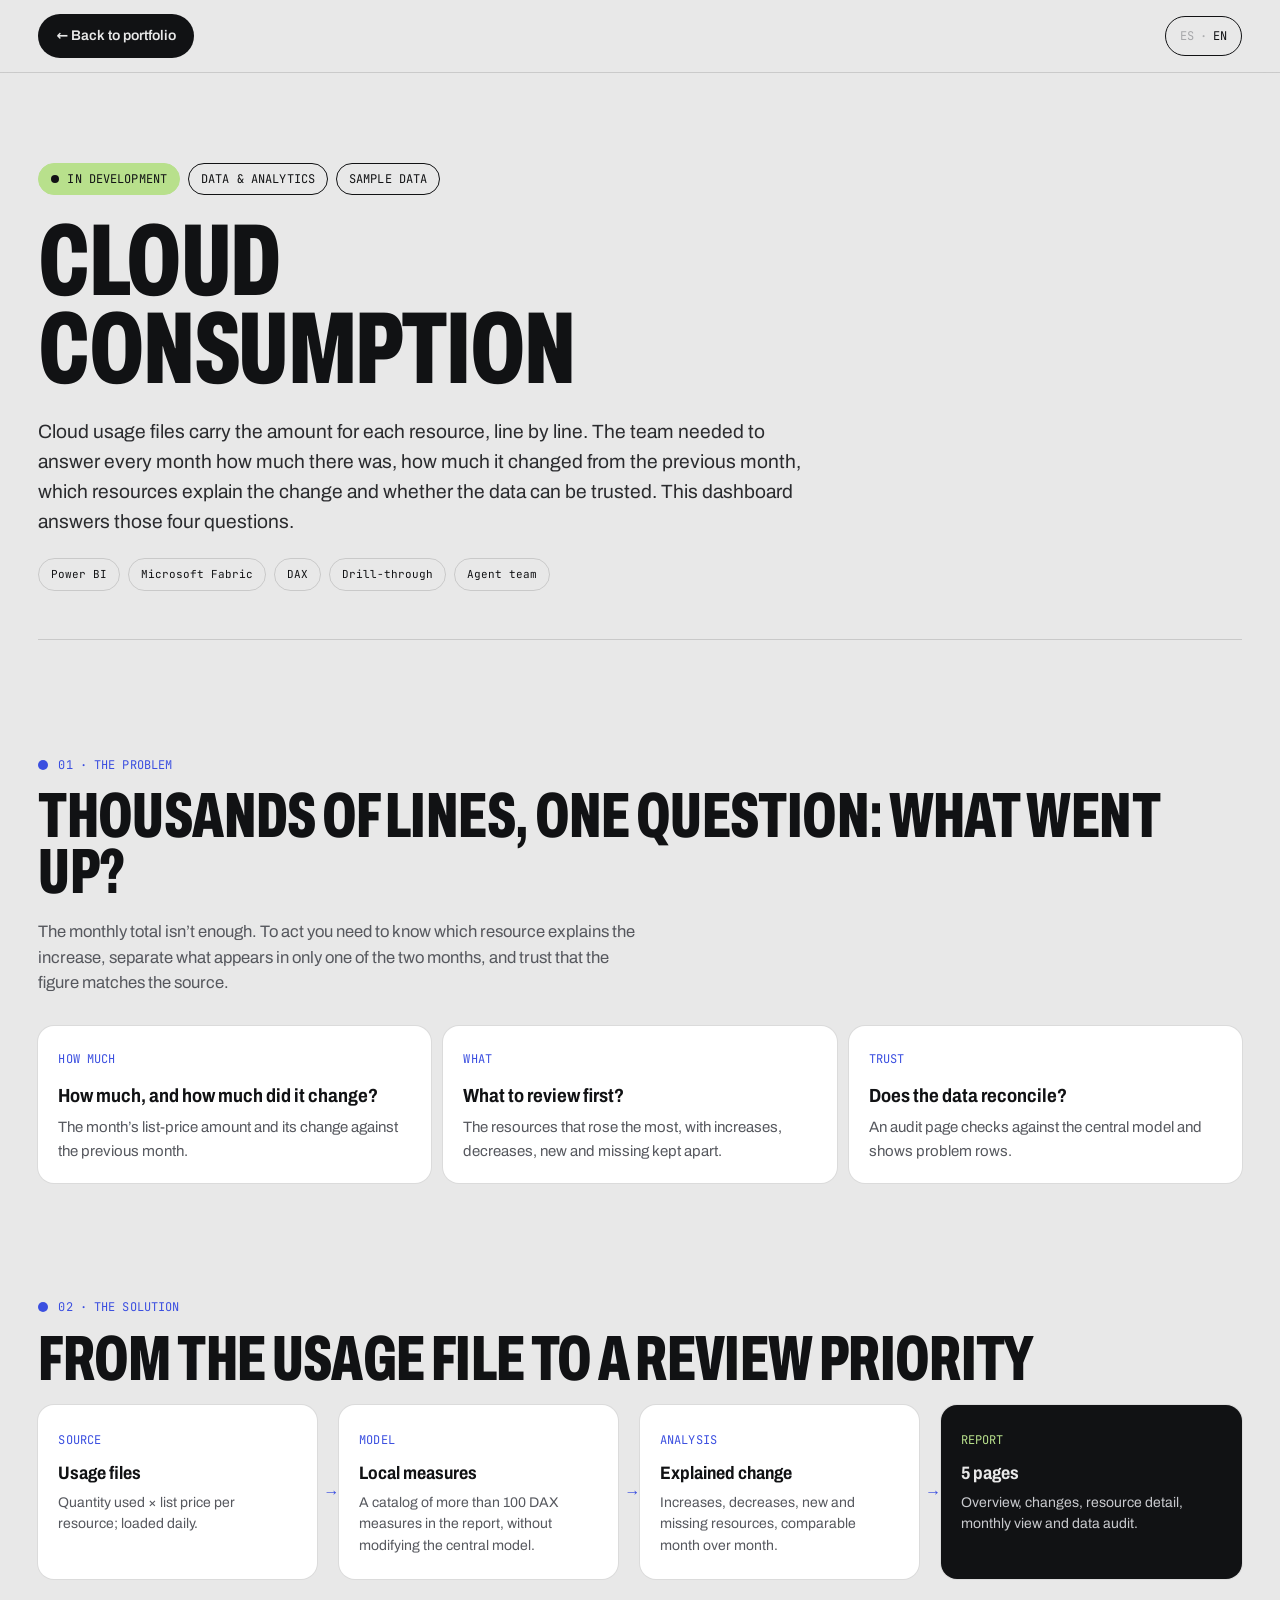
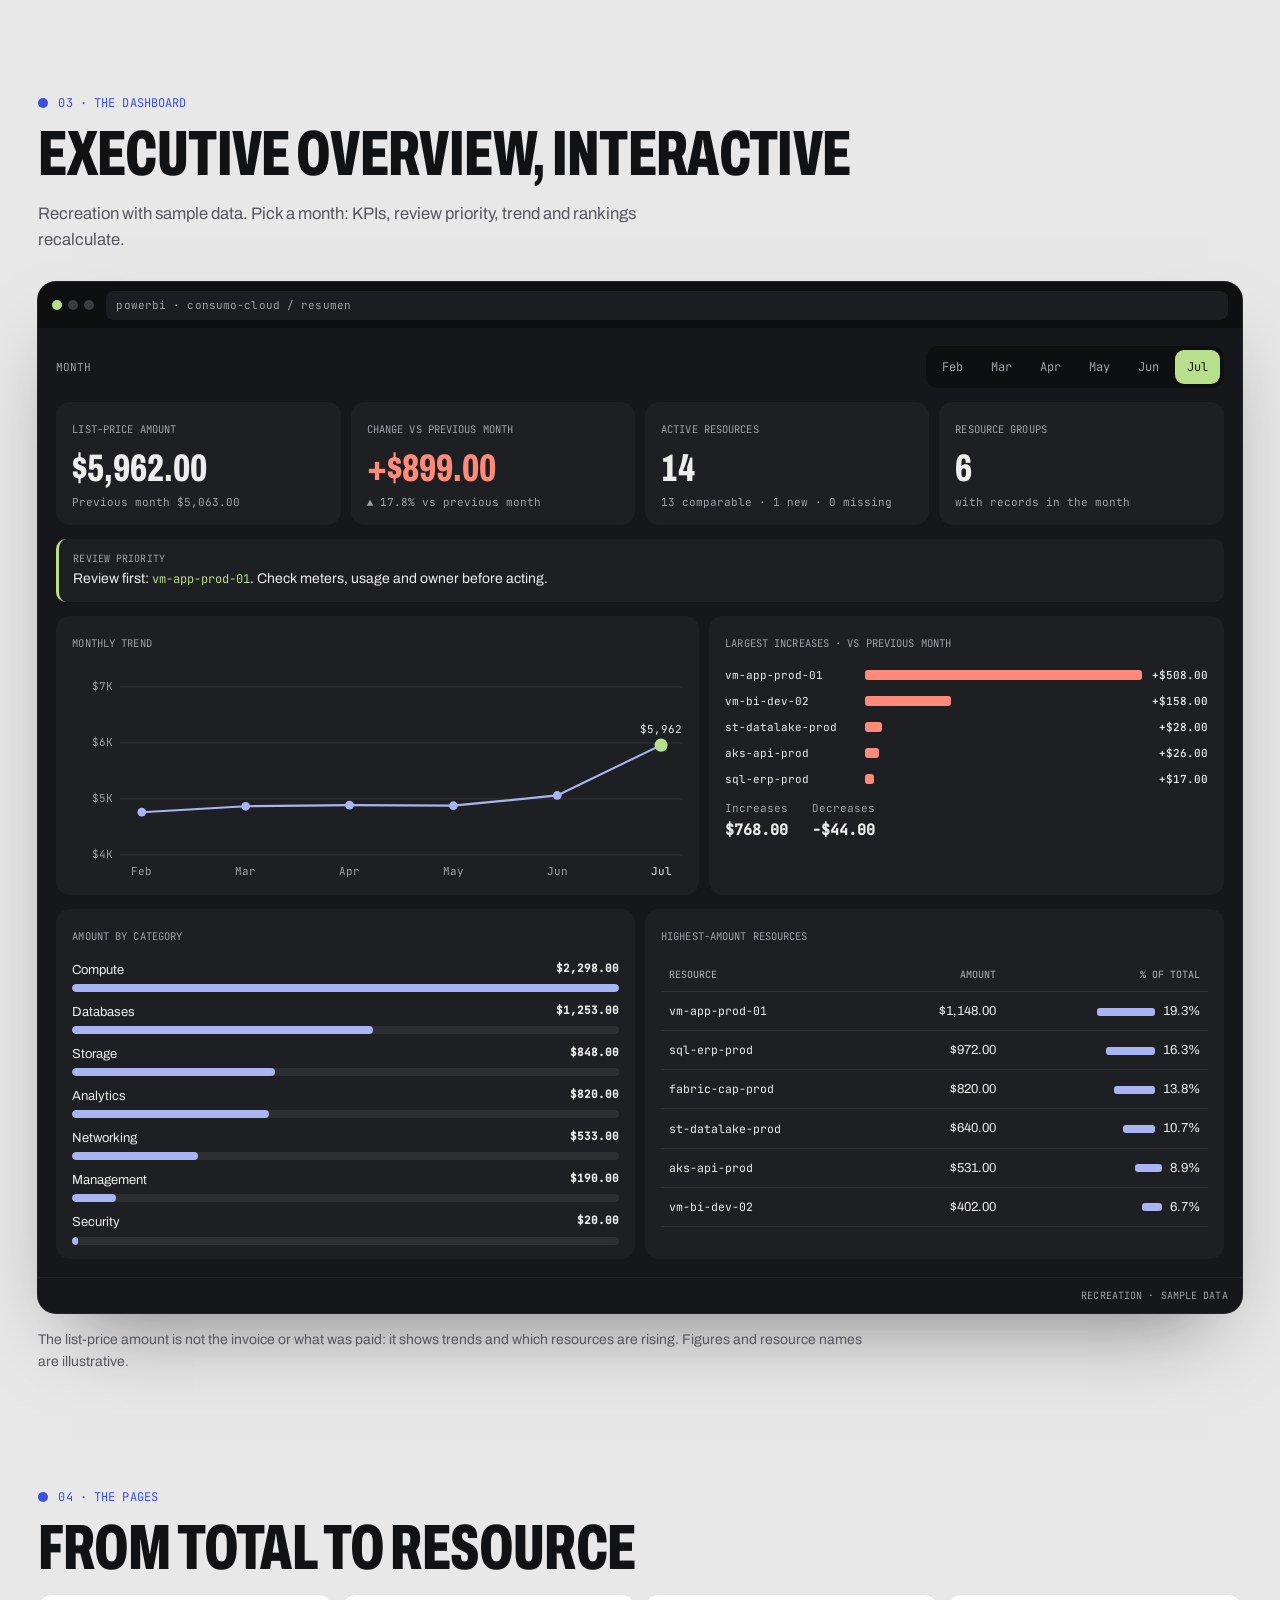
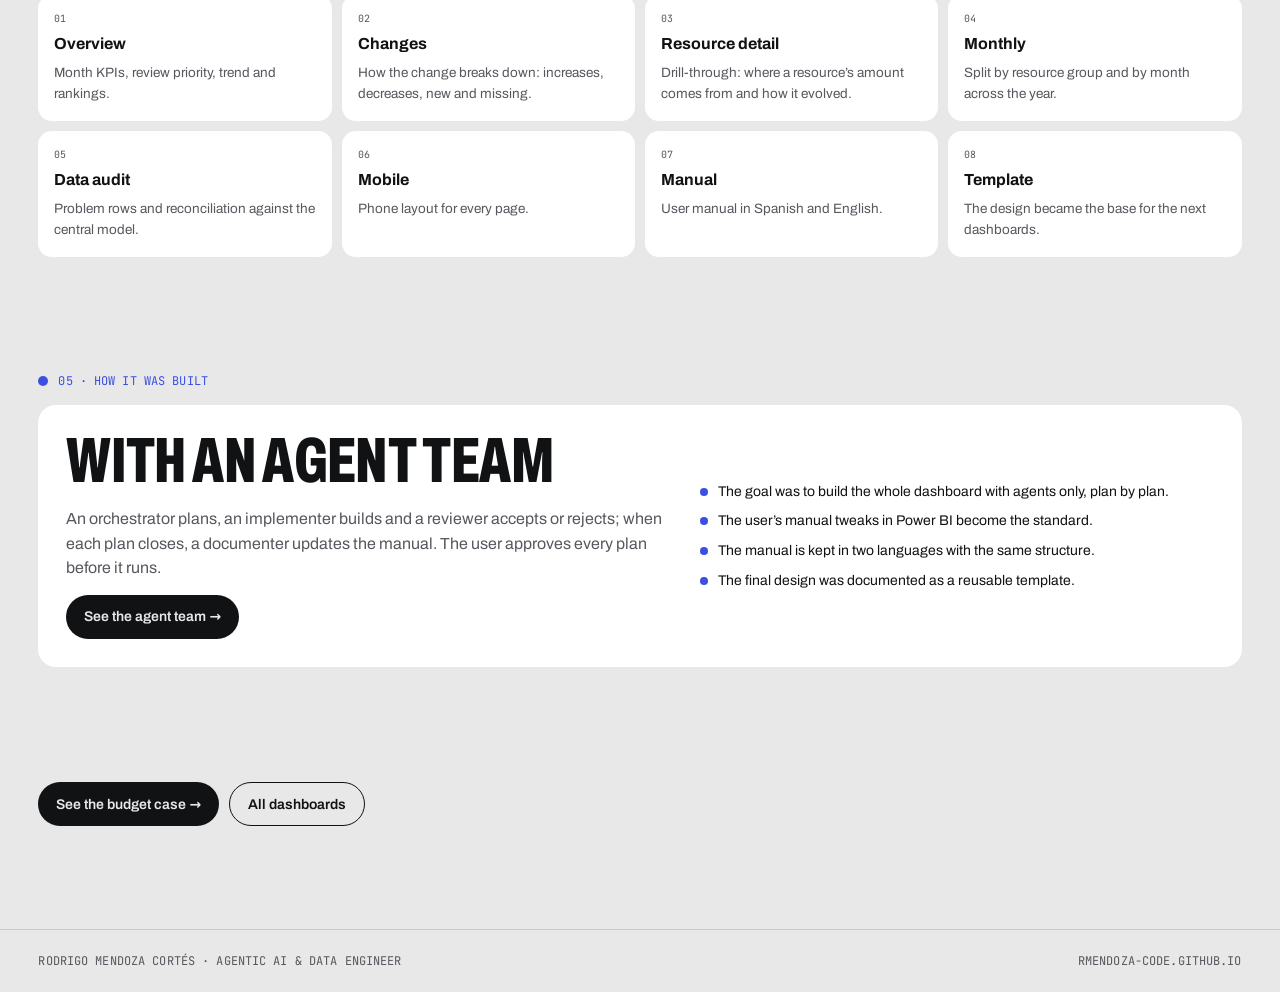
<file: dashboards/cloud-billing.html>
<!DOCTYPE html>
<html lang="es">
<head>
<meta charset="UTF-8" />
<meta name="viewport" content="width=device-width, initial-scale=1.0" />
<meta name="referrer" content="strict-origin-when-cross-origin" />
<meta name="robots" content="index, follow" />
<meta name="theme-color" content="#E8E8E8" />
<meta http-equiv="Content-Security-Policy" content="default-src 'self'; script-src 'self' 'unsafe-inline'; style-src 'self' 'unsafe-inline'; font-src 'self'; img-src 'self' data:; object-src 'none'; base-uri 'self'" />
<title>Consumo cloud · Rodrigo Mendoza Cortés</title>
<meta name="description" content="Caso: dashboard de Power BI sobre el consumo mensual de recursos en la nube: cuánto hubo, cuánto cambió, qué recursos lo explican y si los datos son confiables. Recreación con datos de muestra." />
<link rel="canonical" href="https://rmendoza-code.github.io/dashboards/cloud-billing.html" />
<meta property="og:image" content="https://rmendoza-code.github.io/assets/og-image.png" />
<link rel="icon" href="../assets/site/img/favicon.svg" type="image/svg+xml" />
<link rel="stylesheet" href="../assets/site/case.css?v=20261018" />
<link rel="stylesheet" href="../assets/site/db.css?v=20261018" />
<style>
.inc{list-style:none;display:grid;gap:9px;margin-top:12px}
.inc li{display:grid;grid-template-columns:minmax(0,130px) 1fr auto;gap:10px;align-items:center;font-size:12px}
.inc li span{font-family:"JBMono",monospace;font-size:11px;overflow:hidden;text-overflow:ellipsis;white-space:nowrap}
.inc li i{height:10px;border-radius:3px;background:#FF8A7A;width:var(--w);transition:width .8s var(--ease-out)}
.inc li i.neg{background:var(--lime)}
.inc li b{font-family:"JBMono",monospace;font-size:11px;font-weight:500}
.gross{display:flex;gap:24px;margin-top:12px;font-family:"JBMono",monospace;font-size:11px;color:var(--dk-muted)}
.gross b{display:block;font-size:15px;color:#EDEDED;margin-top:2px}
.tbl td.res{font-family:"JBMono",monospace;font-size:11.5px}
.share{display:inline-block;height:8px;border-radius:3px;background:#A9B4F2;vertical-align:middle;margin-right:8px}
</style>
</head>
<body>
<header class="top">
  <a class="btn" href="../index.html#dashboards">← Volver al portafolio</a>
  <span data-lang-toggle-here></span>
</header>

<main class="wrap">
  <section class="hero">
    <div class="kick"><span class="pill pill--lime pill--dot mono">En desarrollo</span><span class="pill mono">Datos y analítica</span><span class="pill mono">Datos de muestra</span></div>
    <h1>Consumo cloud</h1>
    <p class="lead">Los archivos de uso de la nube traen el importe de cada recurso, renglón por renglón. El área necesitaba responder cada mes cuánto hubo, cuánto cambió frente al mes anterior, qué recursos explican el cambio y si los datos son confiables. Este dashboard responde esas cuatro preguntas.</p>
    <div class="tags"><span>Power BI</span><span>Microsoft Fabric</span><span>DAX</span><span>Drill-through</span><span>Equipo de agentes</span></div>
  </section>

  <section class="sec">
    <div class="topic mono">01 · El problema</div>
    <h2>Miles de renglones, una pregunta: ¿qué subió?</h2>
    <p class="intro">El total del mes no basta. Para actuar hay que saber qué recurso explica el aumento, separar lo que solo aparece en uno de los dos meses y confiar en que la cifra coincide con la fuente.</p>
    <div class="grid3">
      <div class="fact"><span class="mono">Cuánto</span><b>¿Cuánto hubo y cuánto cambió?</b><p>Importe a precio de lista del mes y su variación contra el mes anterior.</p></div>
      <div class="fact"><span class="mono">Qué</span><b>¿Qué revisar primero?</b><p>Los recursos que más subieron, con subidas, bajadas, nuevos y faltantes separados.</p></div>
      <div class="fact"><span class="mono">Confianza</span><b>¿Los datos cuadran?</b><p>Una página de auditoría compara contra el modelo central y muestra filas con problemas.</p></div>
    </div>
  </section>

  <section class="sec">
    <div class="topic mono">02 · La solución</div>
    <h2>Del archivo de uso a una prioridad de revisión</h2>
    <div class="flow">
      <div class="step"><span class="mono">Fuente</span><b>Archivos de uso</b><p>Cantidad usada × precio de lista por recurso; se cargan a diario.</p></div>
      <div class="step"><span class="mono">Modelo</span><b>Medidas locales</b><p>Un catálogo de más de 100 medidas DAX en el reporte, sin modificar el modelo central.</p></div>
      <div class="step"><span class="mono">Análisis</span><b>Cambio explicado</b><p>Subidas, bajadas, recursos nuevos y faltantes, comparables mes contra mes.</p></div>
      <div class="step"><span class="mono">Reporte</span><b>5 páginas</b><p>Resumen, cambios, detalle por recurso, vista mensual y auditoría de datos.</p></div>
    </div>
  </section>

  <section class="sec">
    <div class="topic mono">03 · El tablero</div>
    <h2>Resumen ejecutivo, interactivo</h2>
    <p class="intro">Recreación con datos de muestra. Elige un mes: los KPIs, la prioridad de revisión, la tendencia y los rankings se recalculan.</p>
    <div class="win">
      <div class="win__bar"><span class="dots"><i></i><i></i><i></i></span><span class="url mono">powerbi · consumo-cloud / resumen</span></div>
      <div class="db">
        <div class="db__top"><span class="db__lbl">Mes</span><div class="seg" id="months" role="group" aria-label="Mes"></div></div>
        <div class="kpis">
          <div class="k"><span class="mono">Importe a precio de lista</span><b id="k-tot">—</b><small id="k-tot-s"></small></div>
          <div class="k"><span class="mono">Cambio vs mes anterior</span><b id="k-chg">—</b><small id="k-chg-s"></small></div>
          <div class="k"><span class="mono">Recursos activos</span><b id="k-res">—</b><small id="k-res-s"></small></div>
          <div class="k"><span class="mono">Grupos de recursos</span><b id="k-rg">—</b><small>con registros en el mes</small></div>
        </div>
        <div class="callout"><div><span class="mono">Prioridad de revisión</span><span id="prio"></span></div></div>
        <div class="charts">
          <div class="panel"><span class="mono">Tendencia mensual</span><svg id="trend" viewBox="0 0 560 200" role="img" aria-label="Línea de tendencia del importe mensual"></svg></div>
          <div class="panel"><span class="mono">Mayores aumentos · vs mes anterior</span><ul class="inc" id="inc"></ul><div class="gross"><span>Aumentos<b id="g-up">—</b></span><span>Disminuciones<b id="g-dn">—</b></span></div></div>
        </div>
        <div class="charts charts--even">
          <div class="panel"><span class="mono">Importe por categoría</span><ul class="rank" id="cats"></ul></div>
          <div class="panel"><span class="mono">Recursos con mayor importe</span><div class="tbl-wrap"><table class="tbl"><thead><tr><th>Recurso</th><th>Importe</th><th>% del total</th></tr></thead><tbody id="top"></tbody></table></div></div>
        </div>
      </div>
      <div class="win__foot mono">Recreación · datos de muestra</div>
    </div>
    <p class="note">El importe a precio de lista no es la factura ni lo que se pagó: sirve para ver tendencias y qué recursos suben. Cifras y nombres de recursos son ilustrativos.</p>
  </section>

  <section class="sec">
    <div class="topic mono">04 · Las páginas</div>
    <h2>Del total al recurso</h2>
    <ol class="pages">
      <li><b>Resumen</b><p>KPIs del mes, prioridad de revisión, tendencia y rankings.</p></li>
      <li><b>Cambios</b><p>Cómo se explica el cambio: subidas, bajadas, nuevos y faltantes.</p></li>
      <li><b>Detalle de recurso</b><p>Drill-through: de dónde sale el importe de un recurso y su evolución.</p></li>
      <li><b>Mensual</b><p>Reparto por grupo de recursos y por mes a lo largo del año.</p></li>
      <li><b>Auditoría de datos</b><p>Filas con problemas y cuadre contra el modelo central.</p></li>
      <li><b>Móvil</b><p>Diseño para teléfono de cada página.</p></li>
      <li><b>Manual</b><p>Manual de usuario en español y en inglés.</p></li>
      <li><b>Plantilla</b><p>El diseño quedó como base para los siguientes dashboards.</p></li>
    </ol>
  </section>

  <section class="sec">
    <div class="topic mono">05 · Cómo se construyó</div>
    <div class="built">
      <div>
        <h2>Con un equipo de agentes</h2>
        <p>Un orquestador planea, un implementador construye y un revisor acepta o rechaza; al cerrar cada plan, un documentador actualiza el manual. El usuario aprueba cada plan antes de que se ejecute.</p>
        <p style="margin-top:14px"><a class="btn" href="../index.html#lab-bi-agents">Ver el equipo de agentes →</a></p>
      </div>
      <ul>
        <li>El objetivo fue construir el dashboard completo solo con agentes, plan por plan.</li>
        <li>Los ajustes manuales del usuario en Power BI pasan a ser el estándar.</li>
        <li>El manual se mantiene en dos idiomas con la misma estructura.</li>
        <li>El diseño final se documentó como plantilla reutilizable.</li>
      </ul>
    </div>
  </section>

  <div style="display:flex;gap:10px;flex-wrap:wrap">
    <a class="btn" href="financial-execution.html">Ver el caso de presupuesto →</a>
    <a class="btn btn--ghost" href="../index.html#dashboards">Todos los dashboards</a>
  </div>
</main>
<footer class="mono"><span>Rodrigo Mendoza Cortés · Agentic AI &amp; Data Engineer</span><a href="../index.html">rmendoza-code.github.io</a></footer>

<script>
(function(){
  /* datos de muestra: importe mensual (USD) por recurso, Feb–Jul */
  var R=[
    {n:'vm-app-prod-01',c:'Cómputo',g:'rg-apps-prod',v:[612,630,618,655,640,1148]},
    {n:'sql-erp-prod',c:'Bases de datos',g:'rg-erp-prod',v:[905,918,931,940,955,972]},
    {n:'st-datalake-prod',c:'Almacenamiento',g:'rg-data-prod',v:[520,548,571,590,612,640]},
    {n:'fabric-cap-prod',c:'Analítica',g:'rg-data-prod',v:[780,780,780,820,820,820]},
    {n:'aks-api-prod',c:'Cómputo',g:'rg-apps-prod',v:[455,470,462,498,505,531]},
    {n:'vm-bi-dev-02',c:'Cómputo',g:'rg-dev',v:[210,230,198,260,244,402]},
    {n:'sql-analytics-qa',c:'Bases de datos',g:'rg-analytics-qa',v:[260,255,262,270,268,281]},
    {n:'vnet-hub-shared',c:'Redes',g:'rg-shared',v:[340,342,345,351,355,358]},
    {n:'st-backup-archive',c:'Almacenamiento',g:'rg-shared',v:[188,190,195,199,204,208]},
    {n:'log-analytics-prod',c:'Gestión',g:'rg-shared',v:[150,162,171,168,182,190]},
    {n:'func-etl-prod',c:'Cómputo',g:'rg-data-prod',v:[96,101,99,110,118,121]},
    {n:'synapse-ws-dev',c:'Analítica',g:'rg-dev',v:[230,226,240,0,0,0]},
    {n:'vm-sandbox-01',c:'Cómputo',g:'rg-dev',v:[0,0,0,0,140,96]},
    {n:'kv-secrets-prod',c:'Seguridad',g:'rg-shared',v:[18,18,19,19,20,20]},
    {n:'apim-gateway',c:'Redes',g:'rg-apps-prod',v:[0,0,0,0,0,175]}
  ];
  var MES=['Feb','Mar','Abr','May','Jun','Jul'], cur=5;
  var $=function(id){return document.getElementById(id)};
  function U(v,d){return (v<0?'-':'')+'$'+Math.abs(v).toLocaleString('en-US',{minimumFractionDigits:d==null?2:d,maximumFractionDigits:d==null?2:d})}
  function tot(m){return R.reduce(function(s,r){return s+r.v[m]},0)}
  function render(){
    $('months').innerHTML=MES.map(function(m,i){return '<button type="button" class="'+(i===cur?'on':'')+'" data-i="'+i+'" aria-pressed="'+(i===cur)+'">'+m+'</button>'}).join('');
    [].forEach.call($('months').querySelectorAll('button'),function(b){b.onclick=function(){cur=+b.dataset.i;render()}});
    var t=tot(cur), act=R.filter(function(r){return r.v[cur]>0});
    $('k-tot').textContent=U(t);
    var groups={}; act.forEach(function(r){groups[r.g]=1}); $('k-rg').textContent=Object.keys(groups).length;
    $('k-res').textContent=act.length;
    if(cur>0){
      var p=tot(cur-1), d=t-p;
      $('k-tot-s').innerHTML='<span>Mes anterior</span> '+U(p);
      $('k-chg').textContent=(d>=0?'+':'')+U(d); $('k-chg').className=d>=0?'up':'down';
      $('k-chg-s').innerHTML=(d>=0?'▲ ':'▼ ')+Math.abs(d/p*100).toFixed(1)+'% <span>vs mes anterior</span>';
      var nw=R.filter(function(r){return r.v[cur]>0&&r.v[cur-1]===0}).length, ms=R.filter(function(r){return r.v[cur]===0&&r.v[cur-1]>0}).length, cmp=R.filter(function(r){return r.v[cur]>0&&r.v[cur-1]>0}).length;
      $('k-res-s').innerHTML=cmp+' <span>comparables</span> · '+nw+' <span>nuevos</span> · '+ms+' <span>faltantes</span>';
      var ch=R.filter(function(r){return r.v[cur]>0&&r.v[cur-1]>0}).map(function(r){return {n:r.n,d:r.v[cur]-r.v[cur-1]}}).sort(function(a,b){return b.d-a.d});
      var up=ch.filter(function(x){return x.d>0}), mx=up.length?up[0].d:1;
      $('inc').innerHTML=up.slice(0,5).map(function(x){return '<li><span>'+x.n+'</span><i style="--w:'+(x.d/mx*100).toFixed(0)+'%"></i><b>+'+U(x.d)+'</b></li>'}).join('')||'<li><span>—</span></li>';
      $('g-up').textContent=U(up.reduce(function(s,x){return s+x.d},0));
      $('g-dn').textContent=U(ch.filter(function(x){return x.d<0}).reduce(function(s,x){return s+x.d},0));
      $('prio').innerHTML=up.length?'<span>Revisar primero:</span> <code style="font-family:JBMono,monospace;font-size:12px;color:var(--lime)">'+up[0].n+'</code>. <span>Revisa medidores, uso y responsable antes de actuar.</span>':'<span>Sin aumentos comparables este mes.</span>';
    }else{
      $('k-tot-s').textContent='';$('k-chg').textContent='—';$('k-chg').className='';$('k-chg-s').textContent='';$('k-res-s').textContent='';
      $('inc').innerHTML='<li><span>—</span></li>';$('g-up').textContent='—';$('g-dn').textContent='—';
      $('prio').innerHTML='<span>Elige un mes con mes anterior para comparar.</span>';
    }
    /* tendencia */
    var Wd=560,H=200,L=44,B=24,T=22,lo=4000,hi=7000,s='',pts=[];
    for(var g=lo;g<=hi;g+=1000){var y=H-B-(g-lo)/(hi-lo)*(H-B-T);s+='<line x1="'+L+'" x2="'+Wd+'" y1="'+y+'" y2="'+y+'" stroke="rgba(237,237,237,.08)"/><text x="'+(L-6)+'" y="'+(y+3)+'" text-anchor="end">$'+g/1000+'K</text>';}
    MES.forEach(function(m,i){var x=L+20+i*(Wd-L-40)/(MES.length-1),y=H-B-(tot(i)-lo)/(hi-lo)*(H-B-T);pts.push([x,y]);s+='<text x="'+x+'" y="'+(H-6)+'" text-anchor="middle"'+(i===cur?' style="fill:#EDEDED"':'')+'>'+m+'</text>'});
    s+='<polyline points="'+pts.map(function(p){return p[0].toFixed(1)+','+p[1].toFixed(1)}).join(' ')+'" fill="none" stroke="#A9B4F2" stroke-width="2"/>';
    pts.forEach(function(p,i){s+='<circle cx="'+p[0]+'" cy="'+p[1]+'" r="'+(i===cur?6:4)+'" fill="'+(i===cur?'#B8E08C':'#A9B4F2')+'"/>'+(i===cur?'<text x="'+p[0]+'" y="'+(p[1]-11)+'" text-anchor="middle" style="fill:#EDEDED">'+U(tot(i),0)+'</text>':'')});
    $('trend').innerHTML=s;
    /* categorías */
    var cats={}; R.forEach(function(r){cats[r.c]=(cats[r.c]||0)+r.v[cur]});
    var ck=Object.keys(cats).sort(function(a,b){return cats[b]-cats[a]}), cmax=cats[ck[0]];
    $('cats').innerHTML=ck.map(function(k){return '<li><span>'+k+'</span><b>'+U(cats[k])+'</b><i style="--w:'+(cats[k]/cmax*100).toFixed(0)+'%;--c:#A9B4F2"></i></li>'}).join('');
    /* top recursos */
    var top=act.slice().sort(function(a,b){return b.v[cur]-a.v[cur]}).slice(0,6);
    $('top').innerHTML=top.map(function(r){var sh=r.v[cur]/t*100;return '<tr><td class="res">'+r.n+'</td><td>'+U(r.v[cur])+'</td><td><span class="share" style="width:'+(sh*3).toFixed(0)+'px"></span>'+sh.toFixed(1)+'%</td></tr>'}).join('');
    if(window.I18N&&I18N.refresh)I18N.refresh();
  }
  render();
})();
</script>
<script src="../assets/i18n.js?v=20261018"></script>
<script>
I18N.register({
  "← Volver al portafolio":"← Back to portfolio","En desarrollo":"In development","Datos y analítica":"Data & analytics","Datos de muestra":"Sample data",
  "Consumo cloud":"Cloud consumption",
  "Los archivos de uso de la nube traen el importe de cada recurso, renglón por renglón. El área necesitaba responder cada mes cuánto hubo, cuánto cambió frente al mes anterior, qué recursos explican el cambio y si los datos son confiables. Este dashboard responde esas cuatro preguntas.":"Cloud usage files carry the amount for each resource, line by line. The team needed to answer every month how much there was, how much it changed from the previous month, which resources explain the change and whether the data can be trusted. This dashboard answers those four questions.",
  "Equipo de agentes":"Agent team",
  "01 · El problema":"01 · The problem","Miles de renglones, una pregunta: ¿qué subió?":"Thousands of lines, one question: what went up?",
  "El total del mes no basta. Para actuar hay que saber qué recurso explica el aumento, separar lo que solo aparece en uno de los dos meses y confiar en que la cifra coincide con la fuente.":"The monthly total isn’t enough. To act you need to know which resource explains the increase, separate what appears in only one of the two months, and trust that the figure matches the source.",
  "Cuánto":"How much","¿Cuánto hubo y cuánto cambió?":"How much, and how much did it change?","Importe a precio de lista del mes y su variación contra el mes anterior.":"The month’s list-price amount and its change against the previous month.",
  "Qué":"What","¿Qué revisar primero?":"What to review first?","Los recursos que más subieron, con subidas, bajadas, nuevos y faltantes separados.":"The resources that rose the most, with increases, decreases, new and missing kept apart.",
  "Confianza":"Trust","¿Los datos cuadran?":"Does the data reconcile?","Una página de auditoría compara contra el modelo central y muestra filas con problemas.":"An audit page checks against the central model and shows problem rows.",
  "02 · La solución":"02 · The solution","Del archivo de uso a una prioridad de revisión":"From the usage file to a review priority",
  "Fuente":"Source","Archivos de uso":"Usage files","Cantidad usada × precio de lista por recurso; se cargan a diario.":"Quantity used × list price per resource; loaded daily.",
  "Modelo":"Model","Medidas locales":"Local measures","Un catálogo de más de 100 medidas DAX en el reporte, sin modificar el modelo central.":"A catalog of more than 100 DAX measures in the report, without modifying the central model.",
  "Análisis":"Analysis","Cambio explicado":"Explained change","Subidas, bajadas, recursos nuevos y faltantes, comparables mes contra mes.":"Increases, decreases, new and missing resources, comparable month over month.",
  "Reporte":"Report","5 páginas":"5 pages","Resumen, cambios, detalle por recurso, vista mensual y auditoría de datos.":"Overview, changes, resource detail, monthly view and data audit.",
  "03 · El tablero":"03 · The dashboard","Resumen ejecutivo, interactivo":"Executive overview, interactive",
  "Recreación con datos de muestra. Elige un mes: los KPIs, la prioridad de revisión, la tendencia y los rankings se recalculan.":"Recreation with sample data. Pick a month: KPIs, review priority, trend and rankings recalculate.",
  "Mes":"Month","Importe a precio de lista":"List-price amount","Cambio vs mes anterior":"Change vs previous month","Recursos activos":"Active resources","Grupos de recursos":"Resource groups","con registros en el mes":"with records in the month",
  "Mes anterior":"Previous month","vs mes anterior":"vs previous month","comparables":"comparable","nuevos":"new","faltantes":"missing",
  "Prioridad de revisión":"Review priority","Revisar primero:":"Review first:","Revisa medidores, uso y responsable antes de actuar.":"Check meters, usage and owner before acting.","Sin aumentos comparables este mes.":"No comparable increases this month.","Elige un mes con mes anterior para comparar.":"Pick a month that has a previous month to compare.",
  "Tendencia mensual":"Monthly trend","Mayores aumentos · vs mes anterior":"Largest increases · vs previous month","Aumentos":"Increases","Disminuciones":"Decreases",
  "Importe por categoría":"Amount by category","Recursos con mayor importe":"Highest-amount resources","Recurso":"Resource","Importe":"Amount","% del total":"% of total",
  "Cómputo":"Compute","Bases de datos":"Databases","Almacenamiento":"Storage","Analítica":"Analytics","Redes":"Networking","Gestión":"Management","Seguridad":"Security",
  "Abr":"Apr","Recreación · datos de muestra":"Recreation · sample data",
  "El importe a precio de lista no es la factura ni lo que se pagó: sirve para ver tendencias y qué recursos suben. Cifras y nombres de recursos son ilustrativos.":"The list-price amount is not the invoice or what was paid: it shows trends and which resources are rising. Figures and resource names are illustrative.",
  "04 · Las páginas":"04 · The pages","Del total al recurso":"From total to resource",
  "Resumen":"Overview","KPIs del mes, prioridad de revisión, tendencia y rankings.":"Month KPIs, review priority, trend and rankings.",
  "Cambios":"Changes","Cómo se explica el cambio: subidas, bajadas, nuevos y faltantes.":"How the change breaks down: increases, decreases, new and missing.",
  "Detalle de recurso":"Resource detail","Drill-through: de dónde sale el importe de un recurso y su evolución.":"Drill-through: where a resource’s amount comes from and how it evolved.",
  "Mensual":"Monthly","Reparto por grupo de recursos y por mes a lo largo del año.":"Split by resource group and by month across the year.",
  "Auditoría de datos":"Data audit","Filas con problemas y cuadre contra el modelo central.":"Problem rows and reconciliation against the central model.",
  "Móvil":"Mobile","Diseño para teléfono de cada página.":"Phone layout for every page.",
  "Manual":"Manual","Manual de usuario en español y en inglés.":"User manual in Spanish and English.",
  "Plantilla":"Template","El diseño quedó como base para los siguientes dashboards.":"The design became the base for the next dashboards.",
  "05 · Cómo se construyó":"05 · How it was built","Con un equipo de agentes":"With an agent team",
  "Un orquestador planea, un implementador construye y un revisor acepta o rechaza; al cerrar cada plan, un documentador actualiza el manual. El usuario aprueba cada plan antes de que se ejecute.":"An orchestrator plans, an implementer builds and a reviewer accepts or rejects; when each plan closes, a documenter updates the manual. The user approves every plan before it runs.",
  "Ver el equipo de agentes →":"See the agent team →",
  "El objetivo fue construir el dashboard completo solo con agentes, plan por plan.":"The goal was to build the whole dashboard with agents only, plan by plan.",
  "Los ajustes manuales del usuario en Power BI pasan a ser el estándar.":"The user’s manual tweaks in Power BI become the standard.",
  "El manual se mantiene en dos idiomas con la misma estructura.":"The manual is kept in two languages with the same structure.",
  "El diseño final se documentó como plantilla reutilizable.":"The final design was documented as a reusable template.",
  "Ver el caso de presupuesto →":"See the budget case →","Todos los dashboards":"All dashboards"
});
I18N.init();
</script>
</body>
</html>
</file>
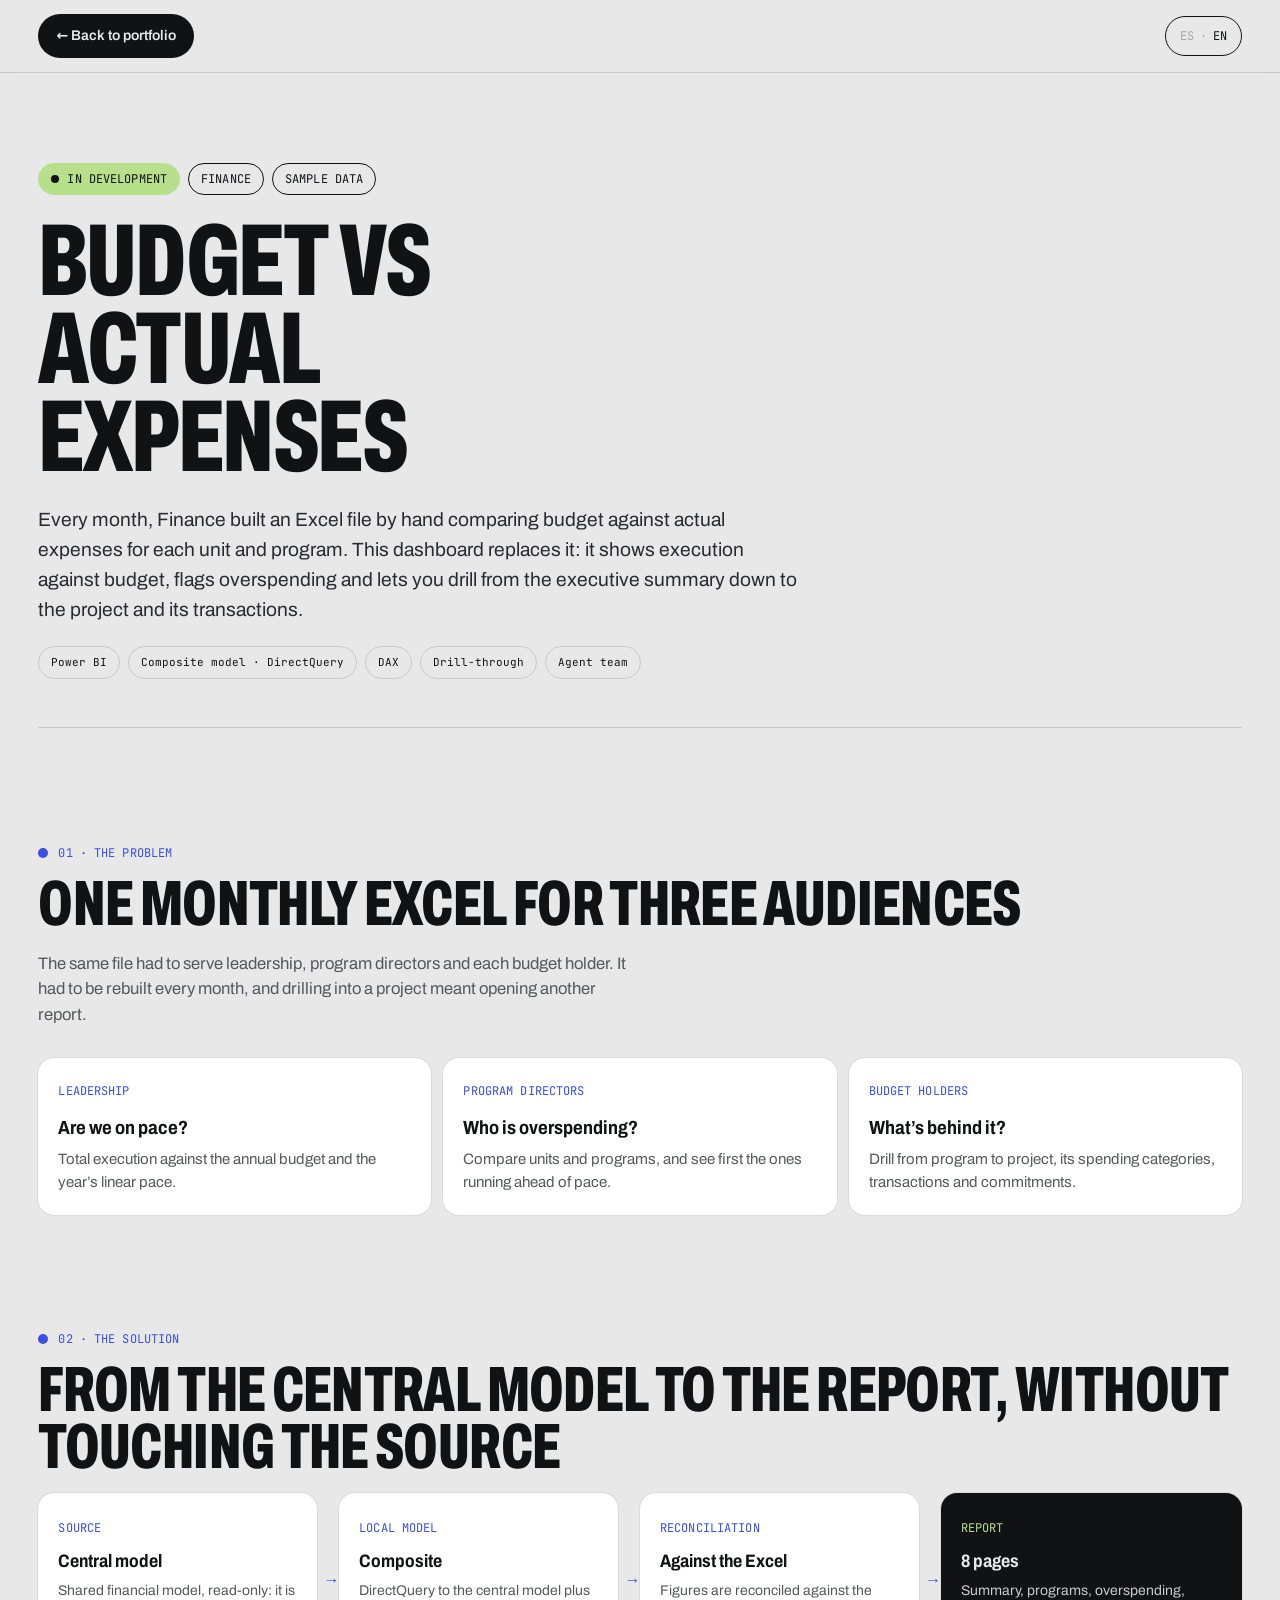
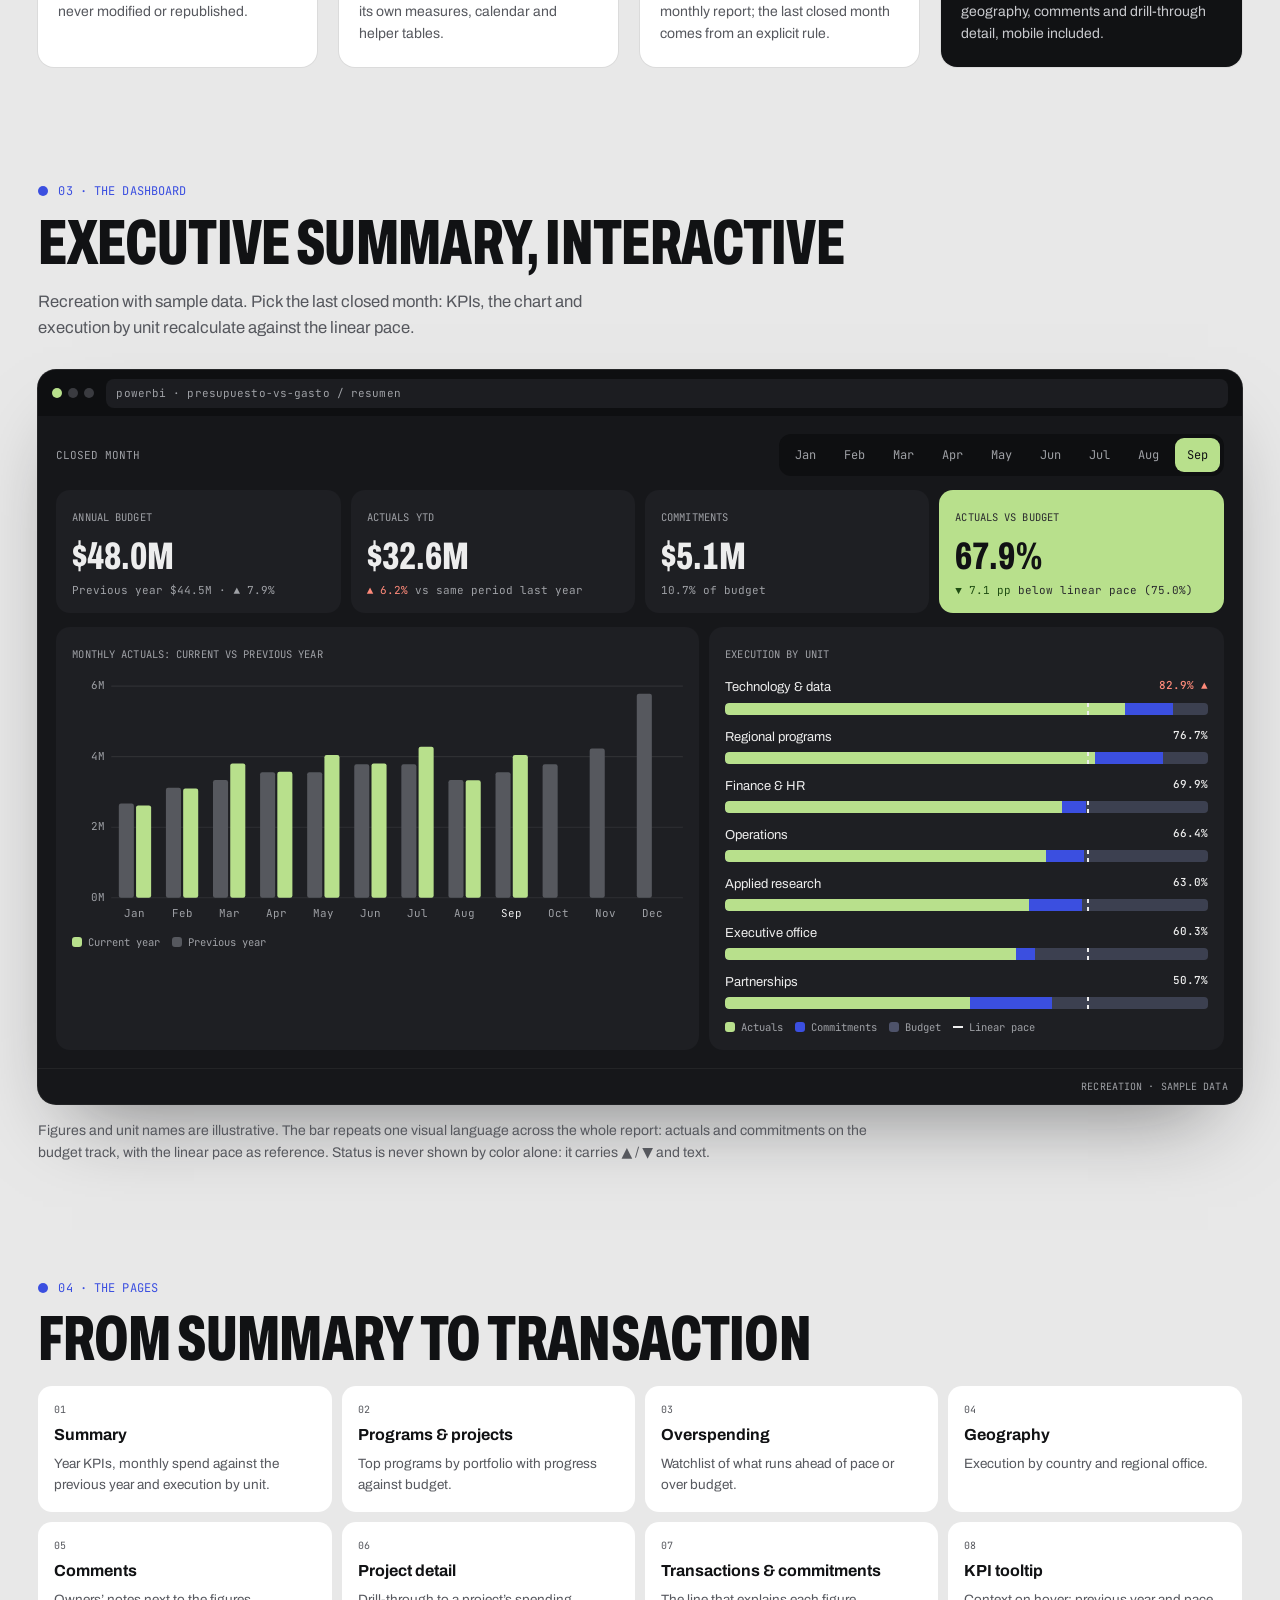
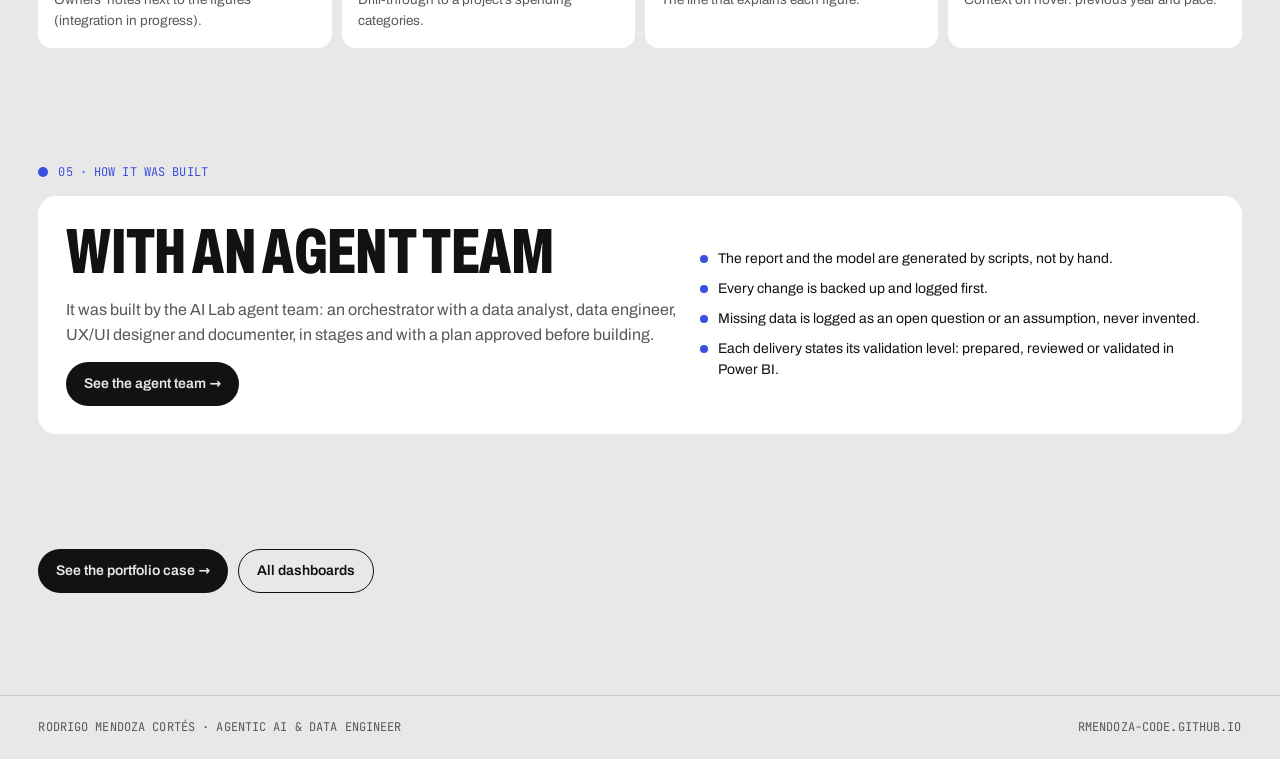
<file: dashboards/financial-execution.html>
<!DOCTYPE html>
<html lang="es">
<head>
<meta charset="UTF-8" />
<meta name="viewport" content="width=device-width, initial-scale=1.0" />
<meta name="referrer" content="strict-origin-when-cross-origin" />
<meta name="robots" content="index, follow" />
<meta name="theme-color" content="#E8E8E8" />
<meta http-equiv="Content-Security-Policy" content="default-src 'self'; script-src 'self' 'unsafe-inline'; style-src 'self' 'unsafe-inline'; font-src 'self'; img-src 'self' data:; object-src 'none'; base-uri 'self'" />
<title>Presupuesto vs gasto real · Rodrigo Mendoza Cortés</title>
<meta name="description" content="Caso: dashboard de Power BI que reemplaza el Excel mensual de presupuesto vs gasto real, con ejecución por unidad, ritmo lineal y alertas de sobregiro. Recreación con datos de muestra." />
<link rel="canonical" href="https://rmendoza-code.github.io/dashboards/financial-execution.html" />
<meta property="og:image" content="https://rmendoza-code.github.io/assets/og-image.png" />
<link rel="icon" href="../assets/site/img/favicon.svg" type="image/svg+xml" />
<link rel="stylesheet" href="../assets/site/case.css?v=20261018" />
<link rel="stylesheet" href="../assets/site/db.css?v=20261018" />
</head>
<body>
<header class="top">
  <a class="btn" href="../index.html#dashboards">← Volver al portafolio</a>
  <span data-lang-toggle-here></span>
</header>

<main class="wrap">
  <section class="hero">
    <div class="kick"><span class="pill pill--lime pill--dot mono">En desarrollo</span><span class="pill mono">Finanzas</span><span class="pill mono">Datos de muestra</span></div>
    <h1>Presupuesto vs gasto real</h1>
    <p class="lead">Cada mes, Finanzas armaba a mano un Excel con el presupuesto contra el gasto real de cada unidad y programa. Este dashboard lo reemplaza: muestra la ejecución contra el presupuesto, detecta sobregiros y permite bajar del resumen ejecutivo hasta el proyecto y sus transacciones.</p>
    <div class="tags"><span>Power BI</span><span>Modelo compuesto · DirectQuery</span><span>DAX</span><span>Drill-through</span><span>Equipo de agentes</span></div>
  </section>

  <section class="sec">
    <div class="topic mono">01 · El problema</div>
    <h2>Un Excel mensual para tres audiencias</h2>
    <p class="intro">El mismo archivo tenía que servirle a dirección, a los directores de programa y a quien administra cada presupuesto. Cada mes había que reconstruirlo, y bajar al detalle de un proyecto significaba abrir otro reporte.</p>
    <div class="grid3">
      <div class="fact"><span class="mono">Dirección</span><b>¿Vamos al ritmo?</b><p>Ejecución total contra el presupuesto anual y contra el ritmo lineal del año.</p></div>
      <div class="fact"><span class="mono">Directores de programa</span><b>¿Quién se sobregira?</b><p>Comparar unidades y programas, y ver primero los que van por encima del ritmo.</p></div>
      <div class="fact"><span class="mono">Responsables de presupuesto</span><b>¿Qué hay detrás?</b><p>Bajar del programa al proyecto, sus categorías de gasto, transacciones y compromisos.</p></div>
    </div>
  </section>

  <section class="sec">
    <div class="topic mono">02 · La solución</div>
    <h2>Del modelo central al reporte, sin tocar la fuente</h2>
    <div class="flow">
      <div class="step"><span class="mono">Fuente</span><b>Modelo central</b><p>Modelo financiero compartido, en solo lectura: no se modifica ni se publica.</p></div>
      <div class="step"><span class="mono">Modelo local</span><b>Compuesto</b><p>DirectQuery al modelo central más medidas, calendario y tablas auxiliares propias.</p></div>
      <div class="step"><span class="mono">Cuadre</span><b>Contra el Excel</b><p>Las cifras se cuadran contra el reporte mensual; el último mes cerrado se calcula con una regla explícita.</p></div>
      <div class="step"><span class="mono">Reporte</span><b>8 páginas</b><p>Resumen, programas, sobregiros, geografía, comentarios y detalle con drill-through, también en móvil.</p></div>
    </div>
  </section>

  <section class="sec">
    <div class="topic mono">03 · El tablero</div>
    <h2>Resumen ejecutivo, interactivo</h2>
    <p class="intro">Recreación con datos de muestra. Elige el último mes cerrado: los KPIs, la gráfica y la ejecución por unidad se recalculan contra el ritmo lineal.</p>
    <div class="win">
      <div class="win__bar"><span class="dots"><i></i><i></i><i></i></span><span class="url mono">powerbi · presupuesto-vs-gasto / resumen</span></div>
      <div class="db">
        <div class="db__top"><span class="db__lbl">Mes cerrado</span><div class="seg" id="months" role="group" aria-label="Mes cerrado"></div></div>
        <div class="kpis">
          <div class="k"><span class="mono">Presupuesto anual</span><b id="k-bud">—</b><small id="k-bud-s"></small></div>
          <div class="k"><span class="mono">Gasto real acumulado</span><b id="k-act">—</b><small id="k-act-s"></small></div>
          <div class="k"><span class="mono">Compromisos</span><b id="k-com">—</b><small id="k-com-s"></small></div>
          <div class="k k--hl"><span class="mono">Gasto real vs presupuesto</span><b id="k-pct">—</b><small id="k-pct-s"></small></div>
        </div>
        <div class="charts">
          <div class="panel"><span class="mono">Gasto real mensual: año actual vs anterior</span><svg id="ch" viewBox="0 0 560 230" role="img" aria-label="Barras de gasto mensual del año actual contra el anterior"></svg><div class="legend"><span><i style="background:#B8E08C"></i>Año actual</span><span><i style="background:#56585E"></i>Año anterior</span></div></div>
          <div class="panel"><span class="mono">Ejecución por unidad</span><ul class="exe" id="exe"></ul><div class="legend"><span><i style="background:#B8E08C"></i>Gasto real</span><span><i style="background:#3B4FE0"></i>Compromisos</span><span><i style="background:rgba(169,180,242,.35)"></i>Presupuesto</span><span><i class="ln"></i>Ritmo lineal</span></div></div>
        </div>
      </div>
      <div class="win__foot mono">Recreación · datos de muestra</div>
    </div>
    <p class="note">Las cifras y los nombres de unidades son ilustrativos. La barra repite un solo lenguaje visual en todo el reporte: gasto real y compromisos sobre la pista del presupuesto, con el ritmo lineal como referencia. El estado nunca se indica solo con color: lleva ▲ / ▼ y texto.</p>
  </section>

  <section class="sec">
    <div class="topic mono">04 · Las páginas</div>
    <h2>Del resumen a la transacción</h2>
    <ol class="pages">
      <li><b>Resumen</b><p>KPIs del año, gasto mensual contra el año anterior y ejecución por unidad.</p></li>
      <li><b>Programas y proyectos</b><p>Programas principales por portafolio con su avance contra el presupuesto.</p></li>
      <li><b>Sobregiros</b><p>Lista de vigilancia de lo que va por encima del ritmo o del presupuesto.</p></li>
      <li><b>Geografía</b><p>Ejecución por país y oficina regional.</p></li>
      <li><b>Comentarios</b><p>Notas de los responsables junto a las cifras (integración en curso).</p></li>
      <li><b>Detalle de proyecto</b><p>Drill-through a categorías de gasto de un proyecto.</p></li>
      <li><b>Transacciones y compromisos</b><p>El renglón que explica cada cifra.</p></li>
      <li><b>Tooltip de KPI</b><p>Contexto al pasar el cursor: año anterior y ritmo.</p></li>
    </ol>
  </section>

  <section class="sec">
    <div class="topic mono">05 · Cómo se construyó</div>
    <div class="built">
      <div>
        <h2>Con un equipo de agentes</h2>
        <p>Lo construyó el equipo de agentes del AI Lab: un orquestador con analista de datos, data engineer, diseñador UX/UI y documentador, por etapas y con un plan aprobado antes de construir.</p>
        <p style="margin-top:14px"><a class="btn" href="../index.html#lab-bi-agents">Ver el equipo de agentes →</a></p>
      </div>
      <ul>
        <li>El reporte y el modelo se generan con scripts, no a mano.</li>
        <li>Antes de cada cambio se hace un respaldo y queda registrado.</li>
        <li>Si falta un dato, se registra como pregunta abierta o supuesto, no se inventa.</li>
        <li>Cada entrega declara su nivel de validación: preparado, revisado o validado en Power BI.</li>
      </ul>
    </div>
  </section>

  <div style="display:flex;gap:10px;flex-wrap:wrap">
    <a class="btn" href="portfolio-overview.html">Ver el caso de portafolio →</a>
    <a class="btn btn--ghost" href="../index.html#dashboards">Todos los dashboards</a>
  </div>
</main>
<footer class="mono"><span>Rodrigo Mendoza Cortés · Agentic AI &amp; Data Engineer</span><a href="../index.html">rmendoza-code.github.io</a></footer>

<script>
(function(){
  /* datos de muestra: presupuesto anual por unidad (millones USD), ritmo de gasto relativo y compromisos */
  var U=[
    {n:'Investigación aplicada',b:14.2,r:.92,c:.11},
    {n:'Programas regionales',b:9.6,r:1.12,c:.14},
    {n:'Operaciones',b:7.4,r:.97,c:.08},
    {n:'Tecnología y datos',b:5.8,r:1.21,c:.10},
    {n:'Alianzas',b:4.3,r:.74,c:.17},
    {n:'Finanzas y RR. HH.',b:3.6,r:1.02,c:.05},
    {n:'Dirección general',b:3.1,r:.88,c:.04}
  ];
  var W=[.055,.065,.08,.075,.085,.08,.09,.07,.085,.09,.095,.13];
  var WPY=[.06,.07,.075,.08,.08,.085,.085,.075,.08,.085,.095,.13];
  var PY=44.5, MES=['Ene','Feb','Mar','Abr','May','Jun','Jul','Ago','Sep','Oct','Nov','Dic'];
  var CLOSED=9, cur=8;
  var $=function(id){return document.getElementById(id)};
  var BUD=U.reduce(function(s,u){return s+u.b},0);
  function cum(a,m){var s=0;for(var i=0;i<=m;i++)s+=a[i];return s}
  function cy(i){return U.reduce(function(s,u){return s+u.b*u.r*W[i]},0)}
  function M(v){return '$'+v.toFixed(1)+'M'}
  function render(){
    $('months').innerHTML=MES.slice(0,CLOSED).map(function(m,i){return '<button type="button" class="'+(i===cur?'on':'')+'" data-i="'+i+'" aria-pressed="'+(i===cur)+'">'+m+'</button>'}).join('');
    [].forEach.call($('months').querySelectorAll('button'),function(b){b.onclick=function(){cur=+b.dataset.i;render()}});
    var pace=(cur+1)/12, act=0, com=0, pyAct=PY*cum(WPY,cur);
    for(var i=0;i<=cur;i++)act+=cy(i);
    U.forEach(function(u){com+=u.b*u.c});
    var pct=act/BUD*100, gap=pct-pace*100, d=(act-pyAct)/pyAct*100;
    $('k-bud').textContent=M(BUD); $('k-bud-s').innerHTML='<span>Año anterior</span> '+M(PY)+' · ▲ '+((BUD-PY)/PY*100).toFixed(1)+'%';
    $('k-act').textContent=M(act); $('k-act-s').innerHTML='<span class="'+(d>=0?'up':'down')+'">'+(d>=0?'▲ ':'▼ ')+Math.abs(d).toFixed(1)+'%</span> <span>vs mismo periodo del año anterior</span>';
    $('k-com').textContent=M(com); $('k-com-s').innerHTML=(com/BUD*100).toFixed(1)+'% <span>del presupuesto</span>';
    $('k-pct').textContent=pct.toFixed(1)+'%'; $('k-pct-s').innerHTML='<span class="'+(gap>0?'up':'down')+'">'+(gap>0?'▲ ':'▼ ')+Math.abs(gap).toFixed(1)+' pp</span> <span>'+(gap>0?'sobre el ritmo lineal':'bajo el ritmo lineal')+'</span> ('+(pace*100).toFixed(1)+'%)';
    /* gráfica mensual */
    var Wd=560,H=230,L=36,B=24,T=12,max=6,bw=(Wd-L-6)/12,s='';
    for(var g=0;g<=max;g+=2){var y=H-B-(g/max)*(H-B-T); s+='<line x1="'+L+'" x2="'+Wd+'" y1="'+y+'" y2="'+y+'" stroke="rgba(237,237,237,.08)"/><text x="'+(L-6)+'" y="'+(y+3)+'" text-anchor="end">'+g+'M</text>';}
    for(i=0;i<12;i++){
      var x=L+i*bw+bw*.16,w=bw*.32,p=PY*WPY[i],hp=p/max*(H-B-T);
      s+='<rect x="'+x+'" y="'+(H-B-hp)+'" width="'+w+'" height="'+hp+'" fill="#56585E" rx="2"/>';
      if(i<=cur){var c=cy(i),hc=c/max*(H-B-T);s+='<rect x="'+(x+w+2)+'" y="'+(H-B-hc)+'" width="'+w+'" height="'+hc+'" fill="#B8E08C" rx="2"/>';}
      s+='<text x="'+(x+w+1)+'" y="'+(H-6)+'" text-anchor="middle"'+(i===cur?' style="fill:#EDEDED"':'')+'>'+MES[i]+'</text>';
    }
    $('ch').innerHTML=s;
    /* ejecución por unidad, ordenada por desviación contra el ritmo */
    var rows=U.map(function(u){var a=u.b*u.r*cum(W,cur);return {n:u.n,a:a/u.b,c:u.c,dev:a/u.b-pace}}).sort(function(x,y){return y.dev-x.dev});
    $('exe').innerHTML=rows.map(function(r){
      var a=Math.min(r.a,1)*100,c=Math.max(0,Math.min(r.a+r.c,1)*100-a),over=r.dev>.05;
      return '<li><span>'+r.n+'</span><b class="'+(over?'flag':'')+'">'+(r.a*100).toFixed(1)+'%'+(over?' ▲':'')+'</b><span class="exe__bar"><i class="a" style="width:'+a+'%"></i><i class="c" style="left:'+a+'%;width:'+c+'%"></i><u style="left:'+(pace*100)+'%"></u></span></li>';
    }).join('');
    if(window.I18N&&I18N.refresh)I18N.refresh();
  }
  render();
})();
</script>
<script src="../assets/i18n.js?v=20261018"></script>
<script>
I18N.register({
  "← Volver al portafolio":"← Back to portfolio","En desarrollo":"In development","Finanzas":"Finance","Datos de muestra":"Sample data",
  "Presupuesto vs gasto real":"Budget vs actual expenses",
  "Cada mes, Finanzas armaba a mano un Excel con el presupuesto contra el gasto real de cada unidad y programa. Este dashboard lo reemplaza: muestra la ejecución contra el presupuesto, detecta sobregiros y permite bajar del resumen ejecutivo hasta el proyecto y sus transacciones.":"Every month, Finance built an Excel file by hand comparing budget against actual expenses for each unit and program. This dashboard replaces it: it shows execution against budget, flags overspending and lets you drill from the executive summary down to the project and its transactions.",
  "Modelo compuesto · DirectQuery":"Composite model · DirectQuery","Equipo de agentes":"Agent team",
  "01 · El problema":"01 · The problem","Un Excel mensual para tres audiencias":"One monthly Excel for three audiences",
  "El mismo archivo tenía que servirle a dirección, a los directores de programa y a quien administra cada presupuesto. Cada mes había que reconstruirlo, y bajar al detalle de un proyecto significaba abrir otro reporte.":"The same file had to serve leadership, program directors and each budget holder. It had to be rebuilt every month, and drilling into a project meant opening another report.",
  "Dirección":"Leadership","¿Vamos al ritmo?":"Are we on pace?","Ejecución total contra el presupuesto anual y contra el ritmo lineal del año.":"Total execution against the annual budget and the year’s linear pace.",
  "Directores de programa":"Program directors","¿Quién se sobregira?":"Who is overspending?","Comparar unidades y programas, y ver primero los que van por encima del ritmo.":"Compare units and programs, and see first the ones running ahead of pace.",
  "Responsables de presupuesto":"Budget holders","¿Qué hay detrás?":"What’s behind it?","Bajar del programa al proyecto, sus categorías de gasto, transacciones y compromisos.":"Drill from program to project, its spending categories, transactions and commitments.",
  "02 · La solución":"02 · The solution","Del modelo central al reporte, sin tocar la fuente":"From the central model to the report, without touching the source",
  "Fuente":"Source","Modelo central":"Central model","Modelo financiero compartido, en solo lectura: no se modifica ni se publica.":"Shared financial model, read-only: it is never modified or republished.",
  "Modelo local":"Local model","Compuesto":"Composite","DirectQuery al modelo central más medidas, calendario y tablas auxiliares propias.":"DirectQuery to the central model plus its own measures, calendar and helper tables.",
  "Cuadre":"Reconciliation","Contra el Excel":"Against the Excel","Las cifras se cuadran contra el reporte mensual; el último mes cerrado se calcula con una regla explícita.":"Figures are reconciled against the monthly report; the last closed month comes from an explicit rule.",
  "Reporte":"Report","8 páginas":"8 pages","Resumen, programas, sobregiros, geografía, comentarios y detalle con drill-through, también en móvil.":"Summary, programs, overspending, geography, comments and drill-through detail, mobile included.",
  "03 · El tablero":"03 · The dashboard","Resumen ejecutivo, interactivo":"Executive summary, interactive",
  "Recreación con datos de muestra. Elige el último mes cerrado: los KPIs, la gráfica y la ejecución por unidad se recalculan contra el ritmo lineal.":"Recreation with sample data. Pick the last closed month: KPIs, the chart and execution by unit recalculate against the linear pace.",
  "Mes cerrado":"Closed month","Presupuesto anual":"Annual budget","Gasto real acumulado":"Actuals YTD","Compromisos":"Commitments","Gasto real vs presupuesto":"Actuals vs budget",
  "Gasto real mensual: año actual vs anterior":"Monthly actuals: current vs previous year","Año actual":"Current year","Año anterior":"Previous year",
  "Ejecución por unidad":"Execution by unit","Gasto real":"Actuals","Presupuesto":"Budget","Ritmo lineal":"Linear pace",
  "Recreación · datos de muestra":"Recreation · sample data",
  "Las cifras y los nombres de unidades son ilustrativos. La barra repite un solo lenguaje visual en todo el reporte: gasto real y compromisos sobre la pista del presupuesto, con el ritmo lineal como referencia. El estado nunca se indica solo con color: lleva ▲ / ▼ y texto.":"Figures and unit names are illustrative. The bar repeats one visual language across the whole report: actuals and commitments on the budget track, with the linear pace as reference. Status is never shown by color alone: it carries ▲ / ▼ and text.",
  "Investigación aplicada":"Applied research","Programas regionales":"Regional programs","Operaciones":"Operations","Tecnología y datos":"Technology & data","Alianzas":"Partnerships","Finanzas y RR. HH.":"Finance & HR","Dirección general":"Executive office",
  "Ene":"Jan","Abr":"Apr","Ago":"Aug","Dic":"Dec",
  "04 · Las páginas":"04 · The pages","Del resumen a la transacción":"From summary to transaction",
  "Resumen":"Summary","KPIs del año, gasto mensual contra el año anterior y ejecución por unidad.":"Year KPIs, monthly spend against the previous year and execution by unit.",
  "Programas y proyectos":"Programs & projects","Programas principales por portafolio con su avance contra el presupuesto.":"Top programs by portfolio with progress against budget.",
  "Sobregiros":"Overspending","Lista de vigilancia de lo que va por encima del ritmo o del presupuesto.":"Watchlist of what runs ahead of pace or over budget.",
  "Geografía":"Geography","Ejecución por país y oficina regional.":"Execution by country and regional office.",
  "Comentarios":"Comments","Notas de los responsables junto a las cifras (integración en curso).":"Owners’ notes next to the figures (integration in progress).",
  "Detalle de proyecto":"Project detail","Drill-through a categorías de gasto de un proyecto.":"Drill-through to a project’s spending categories.",
  "Transacciones y compromisos":"Transactions & commitments","El renglón que explica cada cifra.":"The line that explains each figure.",
  "Tooltip de KPI":"KPI tooltip","Contexto al pasar el cursor: año anterior y ritmo.":"Context on hover: previous year and pace.",
  "05 · Cómo se construyó":"05 · How it was built","Con un equipo de agentes":"With an agent team",
  "Lo construyó el equipo de agentes del AI Lab: un orquestador con analista de datos, data engineer, diseñador UX/UI y documentador, por etapas y con un plan aprobado antes de construir.":"It was built by the AI Lab agent team: an orchestrator with a data analyst, data engineer, UX/UI designer and documenter, in stages and with a plan approved before building.",
  "Ver el equipo de agentes →":"See the agent team →",
  "El reporte y el modelo se generan con scripts, no a mano.":"The report and the model are generated by scripts, not by hand.",
  "Antes de cada cambio se hace un respaldo y queda registrado.":"Every change is backed up and logged first.",
  "Si falta un dato, se registra como pregunta abierta o supuesto, no se inventa.":"Missing data is logged as an open question or an assumption, never invented.",
  "Cada entrega declara su nivel de validación: preparado, revisado o validado en Power BI.":"Each delivery states its validation level: prepared, reviewed or validated in Power BI.",
  "vs mismo periodo del año anterior":"vs same period last year","del presupuesto":"of budget","sobre el ritmo lineal":"above linear pace","bajo el ritmo lineal":"below linear pace",
  "Ver el caso de portafolio →":"See the portfolio case →","Todos los dashboards":"All dashboards"
});
I18N.init();
</script>
</body>
</html>
</file>
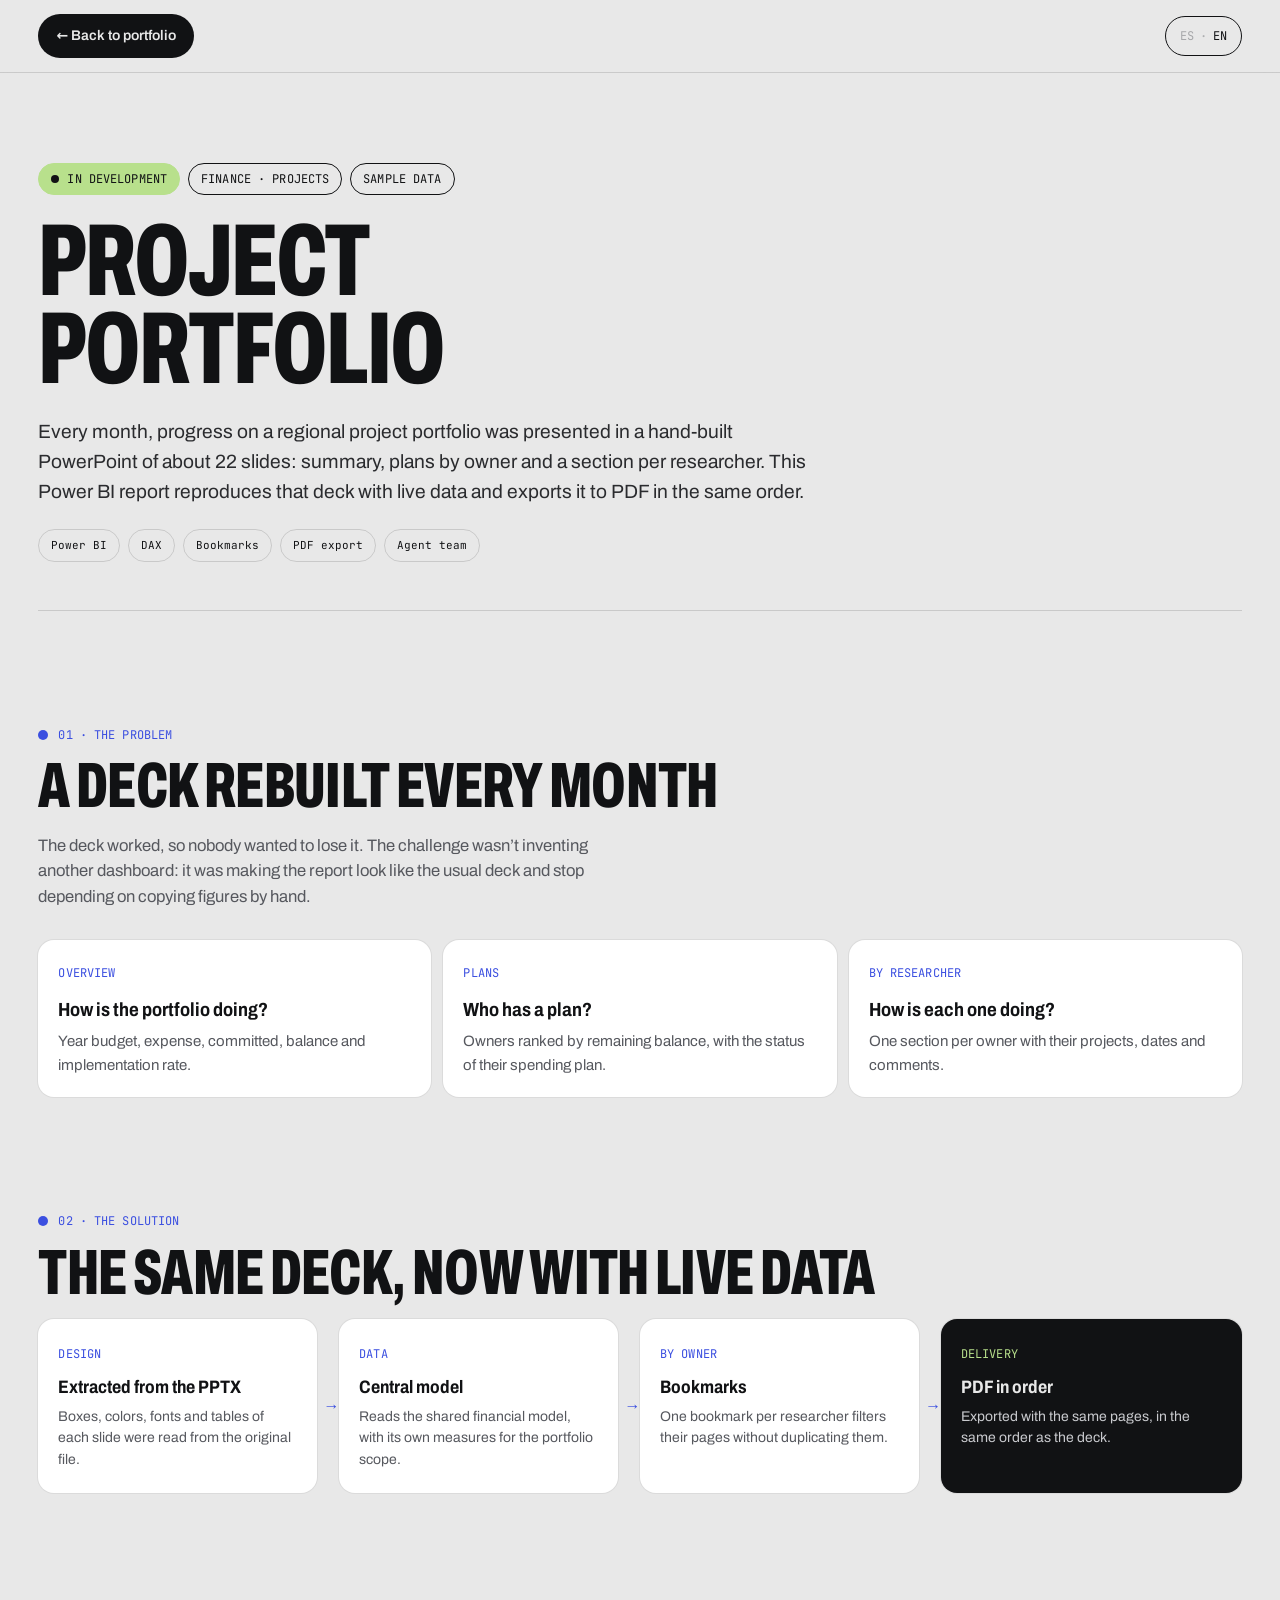
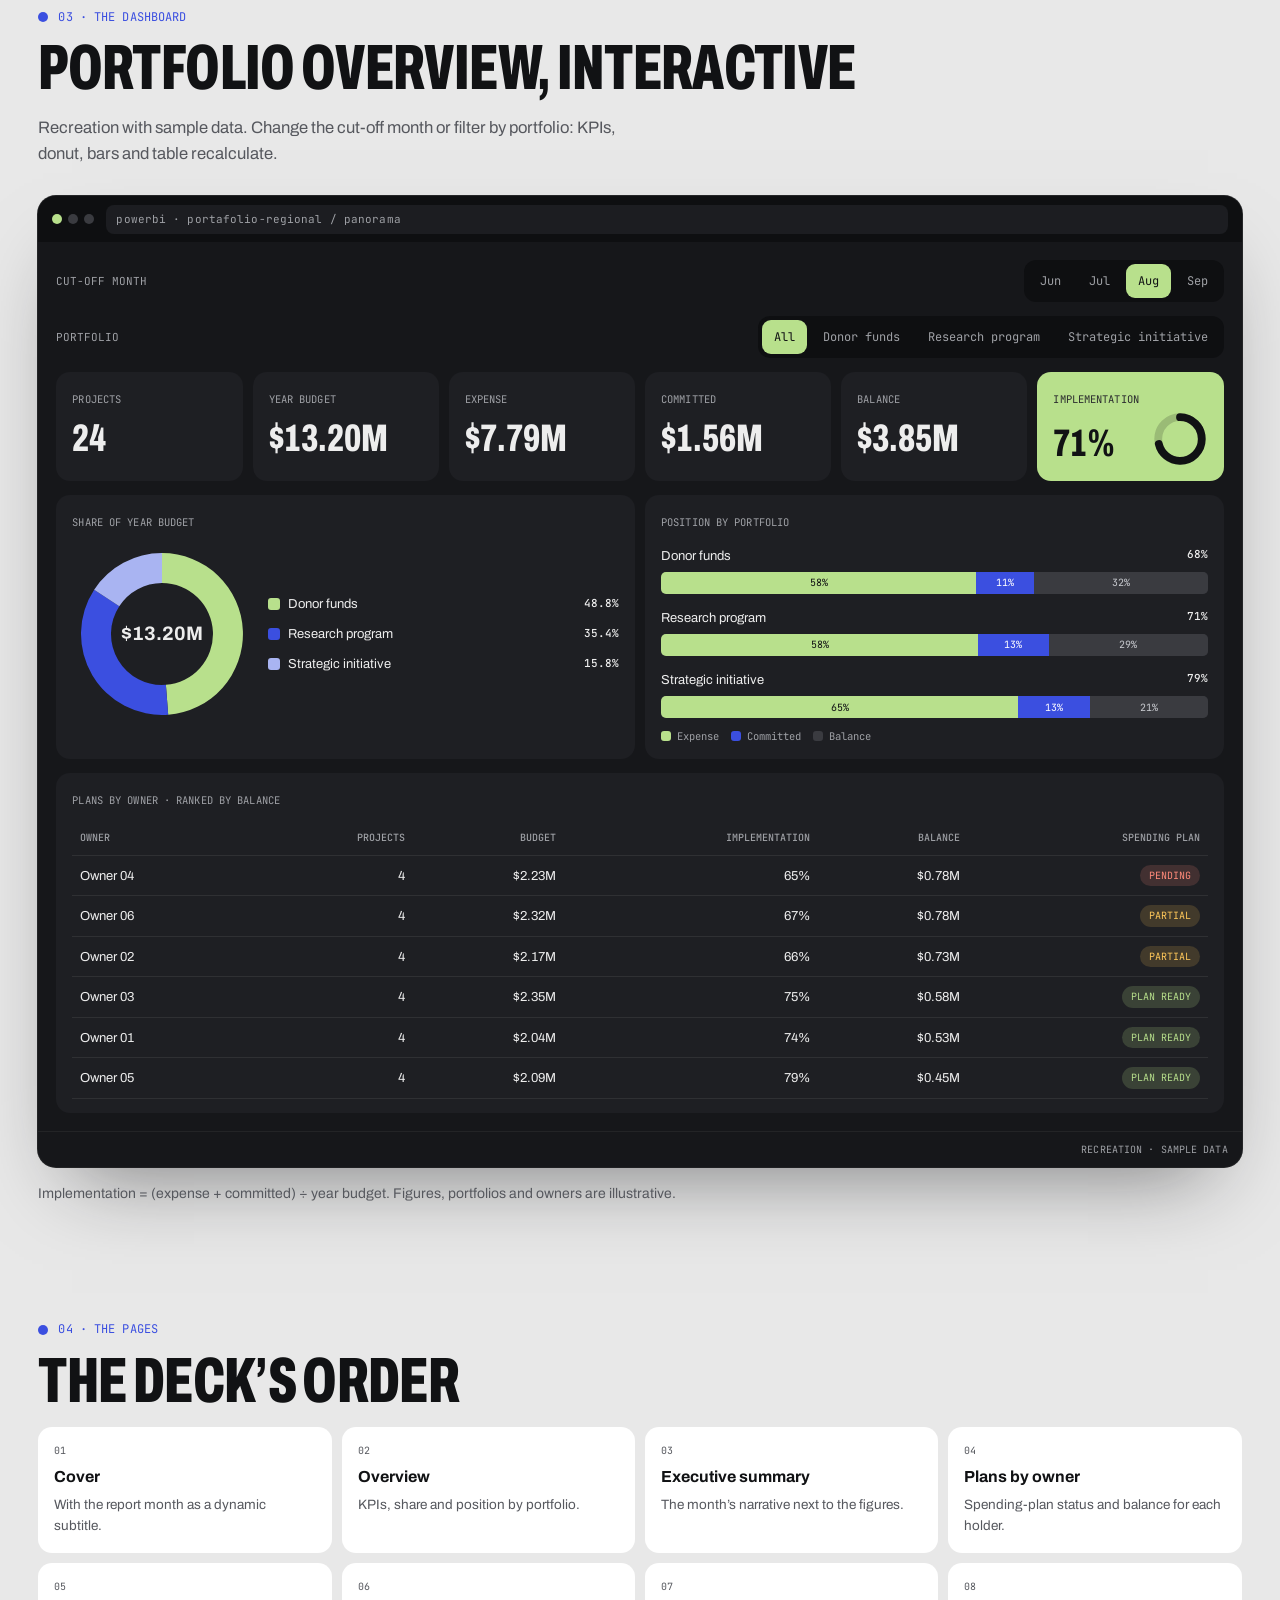
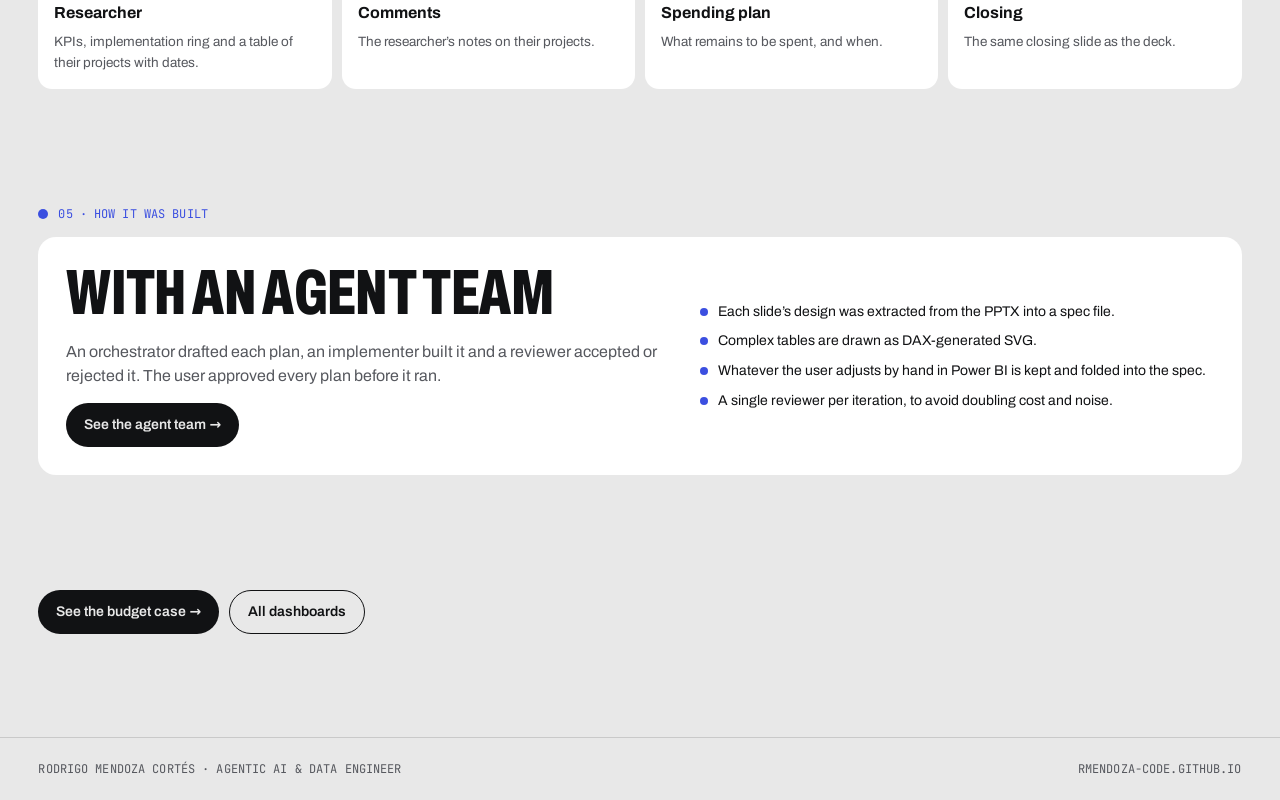
<file: dashboards/portfolio-overview.html>
<!DOCTYPE html>
<html lang="es">
<head>
<meta charset="UTF-8" />
<meta name="viewport" content="width=device-width, initial-scale=1.0" />
<meta name="referrer" content="strict-origin-when-cross-origin" />
<meta name="robots" content="index, follow" />
<meta name="theme-color" content="#E8E8E8" />
<meta http-equiv="Content-Security-Policy" content="default-src 'self'; script-src 'self' 'unsafe-inline'; style-src 'self' 'unsafe-inline'; font-src 'self'; img-src 'self' data:; object-src 'none'; base-uri 'self'" />
<title>Portafolio de proyectos · Rodrigo Mendoza Cortés</title>
<meta name="description" content="Caso: reporte de Power BI que reemplaza la presentación mensual de un portafolio regional de proyectos, con una vista por responsable y exportación a PDF. Recreación con datos de muestra." />
<link rel="canonical" href="https://rmendoza-code.github.io/dashboards/portfolio-overview.html" />
<meta property="og:image" content="https://rmendoza-code.github.io/assets/og-image.png" />
<link rel="icon" href="../assets/site/img/favicon.svg" type="image/svg+xml" />
<link rel="stylesheet" href="../assets/site/case.css?v=20261018" />
<link rel="stylesheet" href="../assets/site/db.css?v=20261018" />
<style>
.ring{display:flex;align-items:center;justify-content:space-between;gap:8px}
.ring svg{width:56px;height:56px;flex:none}
.donut{display:grid;grid-template-columns:minmax(0,180px) 1fr;gap:16px;align-items:center;margin-top:10px}
.donut svg{margin:0}
.donut ul{list-style:none;display:grid;gap:10px;font-size:13px}
.donut li{display:grid;grid-template-columns:12px 1fr auto;gap:8px;align-items:center}
.donut li i{width:12px;height:12px;border-radius:3px}
.donut li b{font-family:"JBMono",monospace;font-size:11px;font-weight:500}
.pos{list-style:none;display:grid;gap:14px;margin-top:12px}
.pos li{display:grid;grid-template-columns:minmax(0,1fr) auto;gap:6px 10px;font-size:13px}
.pos li b{font-family:"JBMono",monospace;font-size:11px;font-weight:500}
.pos__bar{grid-column:1/-1;display:flex;height:22px;border-radius:5px;overflow:hidden;background:#2D2E32}
.pos__bar i{display:flex;align-items:center;justify-content:center;font-style:normal;font-family:"JBMono",monospace;font-size:10px;overflow:hidden;white-space:nowrap;transition:width .8s var(--ease-out)}
.pos__bar .e{background:#B8E08C;color:#111214}.pos__bar .c{background:#3B4FE0;color:#fff}.pos__bar .b{background:#3A3B40;color:#C9CBD0}
@media(max-width:520px){.donut{grid-template-columns:1fr}.donut svg{max-width:180px;margin:0 auto}}
</style>
</head>
<body>
<header class="top">
  <a class="btn" href="../index.html#dashboards">← Volver al portafolio</a>
  <span data-lang-toggle-here></span>
</header>

<main class="wrap">
  <section class="hero">
    <div class="kick"><span class="pill pill--lime pill--dot mono">En desarrollo</span><span class="pill mono">Finanzas · Proyectos</span><span class="pill mono">Datos de muestra</span></div>
    <h1>Portafolio de proyectos</h1>
    <p class="lead">Cada mes, el avance de un portafolio regional de proyectos se presentaba en un PowerPoint de unas 22 diapositivas armado a mano: resumen, planes por responsable y una sección por cada investigador. Este reporte de Power BI reproduce esa presentación con datos vivos y la exporta a PDF en el mismo orden.</p>
    <div class="tags"><span>Power BI</span><span>DAX</span><span>Bookmarks</span><span>Exportación a PDF</span><span>Equipo de agentes</span></div>
  </section>

  <section class="sec">
    <div class="topic mono">01 · El problema</div>
    <h2>Una presentación que se rehacía cada mes</h2>
    <p class="intro">La presentación funcionaba, y por eso nadie quería perderla. El reto no era inventar otro tablero: era que el reporte se viera como la presentación de siempre y dejara de depender de copiar cifras a mano.</p>
    <div class="grid3">
      <div class="fact"><span class="mono">Panorama</span><b>¿Cómo va el portafolio?</b><p>Presupuesto del año, gasto, comprometido, saldo y porcentaje de implementación.</p></div>
      <div class="fact"><span class="mono">Planes</span><b>¿Quién tiene plan?</b><p>Responsables ordenados por saldo pendiente, con el estado de su plan de gasto.</p></div>
      <div class="fact"><span class="mono">Por investigador</span><b>¿Cómo va cada uno?</b><p>Una sección por responsable con sus proyectos, fechas y comentarios.</p></div>
    </div>
  </section>

  <section class="sec">
    <div class="topic mono">02 · La solución</div>
    <h2>La misma presentación, ahora con datos vivos</h2>
    <div class="flow">
      <div class="step"><span class="mono">Diseño</span><b>Extraído del PPTX</b><p>Cajas, colores, fuentes y tablas de cada diapositiva se leyeron del archivo original.</p></div>
      <div class="step"><span class="mono">Datos</span><b>Modelo central</b><p>Lectura del modelo financiero compartido, con medidas propias para el alcance del portafolio.</p></div>
      <div class="step"><span class="mono">Por responsable</span><b>Bookmarks</b><p>Un marcador por investigador filtra sus páginas sin duplicarlas.</p></div>
      <div class="step"><span class="mono">Entrega</span><b>PDF en orden</b><p>Se exporta con las mismas páginas, en el mismo orden que la presentación.</p></div>
    </div>
  </section>

  <section class="sec">
    <div class="topic mono">03 · El tablero</div>
    <h2>Panorama del portafolio, interactivo</h2>
    <p class="intro">Recreación con datos de muestra. Cambia el mes de corte o filtra por portafolio: los KPIs, la dona, las barras y la tabla se recalculan.</p>
    <div class="win">
      <div class="win__bar"><span class="dots"><i></i><i></i><i></i></span><span class="url mono">powerbi · portafolio-regional / panorama</span></div>
      <div class="db">
        <div class="db__top"><span class="db__lbl">Mes de corte</span><div class="seg" id="months" role="group" aria-label="Mes de corte"></div></div>
        <div class="db__top"><span class="db__lbl">Portafolio</span><div class="seg" id="ports" role="group" aria-label="Portafolio"></div></div>
        <div class="kpis kpis--6">
          <div class="k"><span class="mono">Proyectos</span><b id="k-n">—</b></div>
          <div class="k"><span class="mono">Presupuesto del año</span><b id="k-bud">—</b></div>
          <div class="k"><span class="mono">Gasto</span><b id="k-exp">—</b></div>
          <div class="k"><span class="mono">Comprometido</span><b id="k-com">—</b></div>
          <div class="k"><span class="mono">Saldo</span><b id="k-bal">—</b></div>
          <div class="k k--hl"><span class="mono">Implementación</span><div class="ring"><b id="k-imp">—</b><svg viewBox="0 0 36 36" aria-hidden="true"><circle cx="18" cy="18" r="14" fill="none" stroke="rgba(17,18,20,.18)" stroke-width="5"/><circle id="k-ring" cx="18" cy="18" r="14" fill="none" stroke="#111214" stroke-width="5" stroke-linecap="round" stroke-dasharray="0 88" transform="rotate(-90 18 18)"/></svg></div></div>
        </div>
        <div class="charts charts--even">
          <div class="panel"><span class="mono">Participación en el presupuesto del año</span><div class="donut"><svg id="donut" viewBox="0 0 120 120" role="img" aria-label="Dona de participación por portafolio"></svg><ul id="donut-l"></ul></div></div>
          <div class="panel"><span class="mono">Posición por portafolio</span><ul class="pos" id="pos"></ul><div class="legend"><span><i style="background:#B8E08C"></i>Gasto</span><span><i style="background:#3B4FE0"></i>Comprometido</span><span><i style="background:#3A3B40"></i>Saldo</span></div></div>
        </div>
        <div class="panel"><span class="mono">Planes por responsable · ordenados por saldo</span>
          <div class="tbl-wrap"><table class="tbl"><thead><tr><th>Responsable</th><th>Proyectos</th><th>Presupuesto</th><th>Implementación</th><th>Saldo</th><th>Plan de gasto</th></tr></thead><tbody id="plans"></tbody></table></div>
        </div>
      </div>
      <div class="win__foot mono">Recreación · datos de muestra</div>
    </div>
    <p class="note">Implementación = (gasto + comprometido) ÷ presupuesto del año. Cifras, portafolios y responsables son ilustrativos.</p>
  </section>

  <section class="sec">
    <div class="topic mono">04 · Las páginas</div>
    <h2>El orden de la presentación</h2>
    <ol class="pages">
      <li><b>Portada</b><p>Con el mes del reporte como subtítulo dinámico.</p></li>
      <li><b>Panorama</b><p>KPIs, participación y posición por portafolio.</p></li>
      <li><b>Resumen ejecutivo</b><p>La narrativa del mes junto a las cifras.</p></li>
      <li><b>Planes por responsable</b><p>Estado del plan de gasto y saldo de cada titular.</p></li>
      <li><b>Investigador</b><p>KPIs, anillo de implementación y tabla de sus proyectos con fechas.</p></li>
      <li><b>Comentarios</b><p>Notas del investigador sobre sus proyectos.</p></li>
      <li><b>Plan de gasto</b><p>Lo que falta ejecutar y cuándo.</p></li>
      <li><b>Cierre</b><p>La misma diapositiva final de la presentación.</p></li>
    </ol>
  </section>

  <section class="sec">
    <div class="topic mono">05 · Cómo se construyó</div>
    <div class="built">
      <div>
        <h2>Con un equipo de agentes</h2>
        <p>Un orquestador redactó cada plan, un implementador lo construyó y un revisor lo aceptó o rechazó. El usuario aprobó cada plan antes de que se ejecutara.</p>
        <p style="margin-top:14px"><a class="btn" href="../index.html#lab-bi-agents">Ver el equipo de agentes →</a></p>
      </div>
      <ul>
        <li>El diseño de cada diapositiva se extrajo del PPTX a un archivo de especificación.</li>
        <li>Las tablas complejas se dibujan como SVG generado con DAX.</li>
        <li>Lo que el usuario ajusta a mano en Power BI se respeta y pasa a la especificación.</li>
        <li>Un solo revisor por iteración, para no duplicar costo ni ruido.</li>
      </ul>
    </div>
  </section>

  <div style="display:flex;gap:10px;flex-wrap:wrap">
    <a class="btn" href="financial-execution.html">Ver el caso de presupuesto →</a>
    <a class="btn btn--ghost" href="../index.html#dashboards">Todos los dashboards</a>
  </div>
</main>
<footer class="mono"><span>Rodrigo Mendoza Cortés · Agentic AI &amp; Data Engineer</span><a href="../index.html">rmendoza-code.github.io</a></footer>

<script>
(function(){
  /* datos de muestra: 24 proyectos, 3 portafolios, 6 responsables */
  var PORT=[{n:'Fondos de donantes',c:'#B8E08C'},{n:'Programa de investigación',c:'#3B4FE0'},{n:'Iniciativa estratégica',c:'#A9B4F2'}];
  var BUD=[.42,.31,.58,.27,.36,.49,.22,.65,.33,.4,.29,.52,.38,.24,.47,.31,.56,.26,.44,.35,.3,.61,.28,.39];
  var RATE=[.95,1.1,.7,.85,1.2,.6,1.05,.8], COMM=[.08,.12,.2,.05,.1,.15,.07];
  var PLAN=['listo','parcial','listo','pendiente','listo','parcial'];
  var P=BUD.map(function(b,k){return {p:[0,0,1,0,2,1][k%6],r:k%6,b:b*1.4,rate:RATE[k%8],c:COMM[k%7]}});
  var MES=['Jun','Jul','Ago','Sep'], MI=[5,6,7,8], cur=2, port=-1;
  var $=function(id){return document.getElementById(id)};
  function M(v){return '$'+v.toFixed(2)+'M'}
  function calc(list){var b=0,e=0,c=0;list.forEach(function(x){var ex=Math.min(x.b*x.rate*(MI[cur]+1)/12,x.b*(1-x.c));b+=x.b;e+=ex;c+=x.b*x.c});return {n:list.length,b:b,e:e,c:c,s:b-e-c,i:b?(e+c)/b:0}}
  function seg(id,items,on,cb){
    $(id).innerHTML=items.map(function(t,i){return '<button type="button" class="'+(i===on?'on':'')+'" data-i="'+i+'" aria-pressed="'+(i===on)+'">'+t+'</button>'}).join('');
    [].forEach.call($(id).querySelectorAll('button'),function(b){b.onclick=function(){cb(+b.dataset.i);render()}});
  }
  function render(){
    seg('months',MES,cur,function(i){cur=i});
    seg('ports',['Todos'].concat(PORT.map(function(p){return p.n})),port+1,function(i){port=i-1});
    var sel=P.filter(function(x){return port<0||x.p===port}), t=calc(sel);
    $('k-n').textContent=t.n; $('k-bud').textContent=M(t.b); $('k-exp').textContent=M(t.e); $('k-com').textContent=M(t.c); $('k-bal').textContent=M(t.s);
    $('k-imp').textContent=Math.round(t.i*100)+'%'; $('k-ring').setAttribute('stroke-dasharray',(t.i*88).toFixed(1)+' 88');
    /* dona: participación de cada portafolio en el presupuesto (resalta el filtrado) */
    var tot=calc(P).b, a0=-Math.PI/2, s='', leg='';
    PORT.forEach(function(p,i){
      var v=calc(P.filter(function(x){return x.p===i})).b, a1=a0+v/tot*Math.PI*2, R=54, r=34, big=a1-a0>Math.PI?1:0;
      var f=function(a,rr){return (60+rr*Math.cos(a)).toFixed(2)+' '+(60+rr*Math.sin(a)).toFixed(2)};
      s+='<path d="M'+f(a0,R)+' A'+R+' '+R+' 0 '+big+' 1 '+f(a1,R)+' L'+f(a1,r)+' A'+r+' '+r+' 0 '+big+' 0 '+f(a0,r)+'Z" fill="'+p.c+'" opacity="'+(port<0||port===i?1:.25)+'"/>';
      leg+='<li><i style="background:'+p.c+'"></i><span>'+p.n+'</span><b>'+(v/tot*100).toFixed(1)+'%</b></li>';
      a0=a1;
    });
    s+='<text x="60" y="64" text-anchor="middle" style="font-size:13px;fill:#EDEDED;font-family:Archivo,sans-serif;font-weight:700">'+M(tot)+'</text>';
    $('donut').innerHTML=s; $('donut-l').innerHTML=leg;
    /* posición por portafolio */
    $('pos').innerHTML=PORT.map(function(p,i){
      var q=calc(P.filter(function(x){return x.p===i})), e=q.e/q.b*100, c=q.c/q.b*100, b=100-e-c;
      var lab=function(v){return v>=9?Math.round(v)+'%':''};
      return '<li style="opacity:'+(port<0||port===i?1:.35)+'"><span>'+p.n+'</span><b>'+Math.round(q.i*100)+'%</b><span class="pos__bar"><i class="e" style="width:'+e+'%">'+lab(e)+'</i><i class="c" style="width:'+c+'%">'+lab(c)+'</i><i class="b" style="width:'+b+'%">'+lab(b)+'</i></span></li>';
    }).join('');
    /* planes por responsable, ordenados por saldo */
    var rows=[0,1,2,3,4,5].map(function(r){var q=calc(sel.filter(function(x){return x.r===r}));q.r=r;return q}).filter(function(q){return q.n}).sort(function(a,b){return b.s-a.s});
    var ST={listo:['st--ok','Plan listo'],parcial:['st--mid','Parcial'],pendiente:['st--bad','Pendiente']};
    $('plans').innerHTML=rows.map(function(q){var st=ST[PLAN[q.r]];return '<tr><td><span>Responsable</span> 0'+(q.r+1)+'</td><td>'+q.n+'</td><td>'+M(q.b)+'</td><td>'+Math.round(q.i*100)+'%</td><td>'+M(q.s)+'</td><td><span class="st '+st[0]+'">'+st[1]+'</span></td></tr>'}).join('');
    if(window.I18N&&I18N.refresh)I18N.refresh();
  }
  render();
})();
</script>
<script src="../assets/i18n.js?v=20261018"></script>
<script>
I18N.register({
  "← Volver al portafolio":"← Back to portfolio","En desarrollo":"In development","Finanzas · Proyectos":"Finance · Projects","Datos de muestra":"Sample data",
  "Portafolio de proyectos":"Project portfolio",
  "Cada mes, el avance de un portafolio regional de proyectos se presentaba en un PowerPoint de unas 22 diapositivas armado a mano: resumen, planes por responsable y una sección por cada investigador. Este reporte de Power BI reproduce esa presentación con datos vivos y la exporta a PDF en el mismo orden.":"Every month, progress on a regional project portfolio was presented in a hand-built PowerPoint of about 22 slides: summary, plans by owner and a section per researcher. This Power BI report reproduces that deck with live data and exports it to PDF in the same order.",
  "Exportación a PDF":"PDF export","Equipo de agentes":"Agent team",
  "01 · El problema":"01 · The problem","Una presentación que se rehacía cada mes":"A deck rebuilt every month",
  "La presentación funcionaba, y por eso nadie quería perderla. El reto no era inventar otro tablero: era que el reporte se viera como la presentación de siempre y dejara de depender de copiar cifras a mano.":"The deck worked, so nobody wanted to lose it. The challenge wasn’t inventing another dashboard: it was making the report look like the usual deck and stop depending on copying figures by hand.",
  "Panorama":"Overview","¿Cómo va el portafolio?":"How is the portfolio doing?","Presupuesto del año, gasto, comprometido, saldo y porcentaje de implementación.":"Year budget, expense, committed, balance and implementation rate.",
  "Planes":"Plans","¿Quién tiene plan?":"Who has a plan?","Responsables ordenados por saldo pendiente, con el estado de su plan de gasto.":"Owners ranked by remaining balance, with the status of their spending plan.",
  "Por investigador":"By researcher","¿Cómo va cada uno?":"How is each one doing?","Una sección por responsable con sus proyectos, fechas y comentarios.":"One section per owner with their projects, dates and comments.",
  "02 · La solución":"02 · The solution","La misma presentación, ahora con datos vivos":"The same deck, now with live data",
  "Diseño":"Design","Extraído del PPTX":"Extracted from the PPTX","Cajas, colores, fuentes y tablas de cada diapositiva se leyeron del archivo original.":"Boxes, colors, fonts and tables of each slide were read from the original file.",
  "Datos":"Data","Modelo central":"Central model","Lectura del modelo financiero compartido, con medidas propias para el alcance del portafolio.":"Reads the shared financial model, with its own measures for the portfolio scope.",
  "Por responsable":"By owner","Un marcador por investigador filtra sus páginas sin duplicarlas.":"One bookmark per researcher filters their pages without duplicating them.",
  "Entrega":"Delivery","PDF en orden":"PDF in order","Se exporta con las mismas páginas, en el mismo orden que la presentación.":"Exported with the same pages, in the same order as the deck.",
  "03 · El tablero":"03 · The dashboard","Panorama del portafolio, interactivo":"Portfolio overview, interactive",
  "Recreación con datos de muestra. Cambia el mes de corte o filtra por portafolio: los KPIs, la dona, las barras y la tabla se recalculan.":"Recreation with sample data. Change the cut-off month or filter by portfolio: KPIs, donut, bars and table recalculate.",
  "Mes de corte":"Cut-off month","Portafolio":"Portfolio","Todos":"All",
  "Proyectos":"Projects","Presupuesto del año":"Year budget","Gasto":"Expense","Comprometido":"Committed","Saldo":"Balance","Implementación":"Implementation",
  "Participación en el presupuesto del año":"Share of year budget","Posición por portafolio":"Position by portfolio",
  "Planes por responsable · ordenados por saldo":"Plans by owner · ranked by balance","Responsable":"Owner","Presupuesto":"Budget","Plan de gasto":"Spending plan",
  "Plan listo":"Plan ready","Parcial":"Partial","Pendiente":"Pending",
  "Fondos de donantes":"Donor funds","Programa de investigación":"Research program","Iniciativa estratégica":"Strategic initiative","Ago":"Aug",
  "Recreación · datos de muestra":"Recreation · sample data",
  "Implementación = (gasto + comprometido) ÷ presupuesto del año. Cifras, portafolios y responsables son ilustrativos.":"Implementation = (expense + committed) ÷ year budget. Figures, portfolios and owners are illustrative.",
  "04 · Las páginas":"04 · The pages","El orden de la presentación":"The deck’s order",
  "Portada":"Cover","Con el mes del reporte como subtítulo dinámico.":"With the report month as a dynamic subtitle.",
  "KPIs, participación y posición por portafolio.":"KPIs, share and position by portfolio.",
  "Resumen ejecutivo":"Executive summary","La narrativa del mes junto a las cifras.":"The month’s narrative next to the figures.",
  "Planes por responsable":"Plans by owner","Estado del plan de gasto y saldo de cada titular.":"Spending-plan status and balance for each holder.",
  "Investigador":"Researcher","KPIs, anillo de implementación y tabla de sus proyectos con fechas.":"KPIs, implementation ring and a table of their projects with dates.",
  "Comentarios":"Comments","Notas del investigador sobre sus proyectos.":"The researcher’s notes on their projects.",
  "Lo que falta ejecutar y cuándo.":"What remains to be spent, and when.",
  "Cierre":"Closing","La misma diapositiva final de la presentación.":"The same closing slide as the deck.",
  "05 · Cómo se construyó":"05 · How it was built","Con un equipo de agentes":"With an agent team",
  "Un orquestador redactó cada plan, un implementador lo construyó y un revisor lo aceptó o rechazó. El usuario aprobó cada plan antes de que se ejecutara.":"An orchestrator drafted each plan, an implementer built it and a reviewer accepted or rejected it. The user approved every plan before it ran.",
  "Ver el equipo de agentes →":"See the agent team →",
  "El diseño de cada diapositiva se extrajo del PPTX a un archivo de especificación.":"Each slide’s design was extracted from the PPTX into a spec file.",
  "Las tablas complejas se dibujan como SVG generado con DAX.":"Complex tables are drawn as DAX-generated SVG.",
  "Lo que el usuario ajusta a mano en Power BI se respeta y pasa a la especificación.":"Whatever the user adjusts by hand in Power BI is kept and folded into the spec.",
  "Un solo revisor por iteración, para no duplicar costo ni ruido.":"A single reviewer per iteration, to avoid doubling cost and noise.",
  "Ver el caso de presupuesto →":"See the budget case →","Todos los dashboards":"All dashboards"
});
I18N.init();
</script>
</body>
</html>
</file>
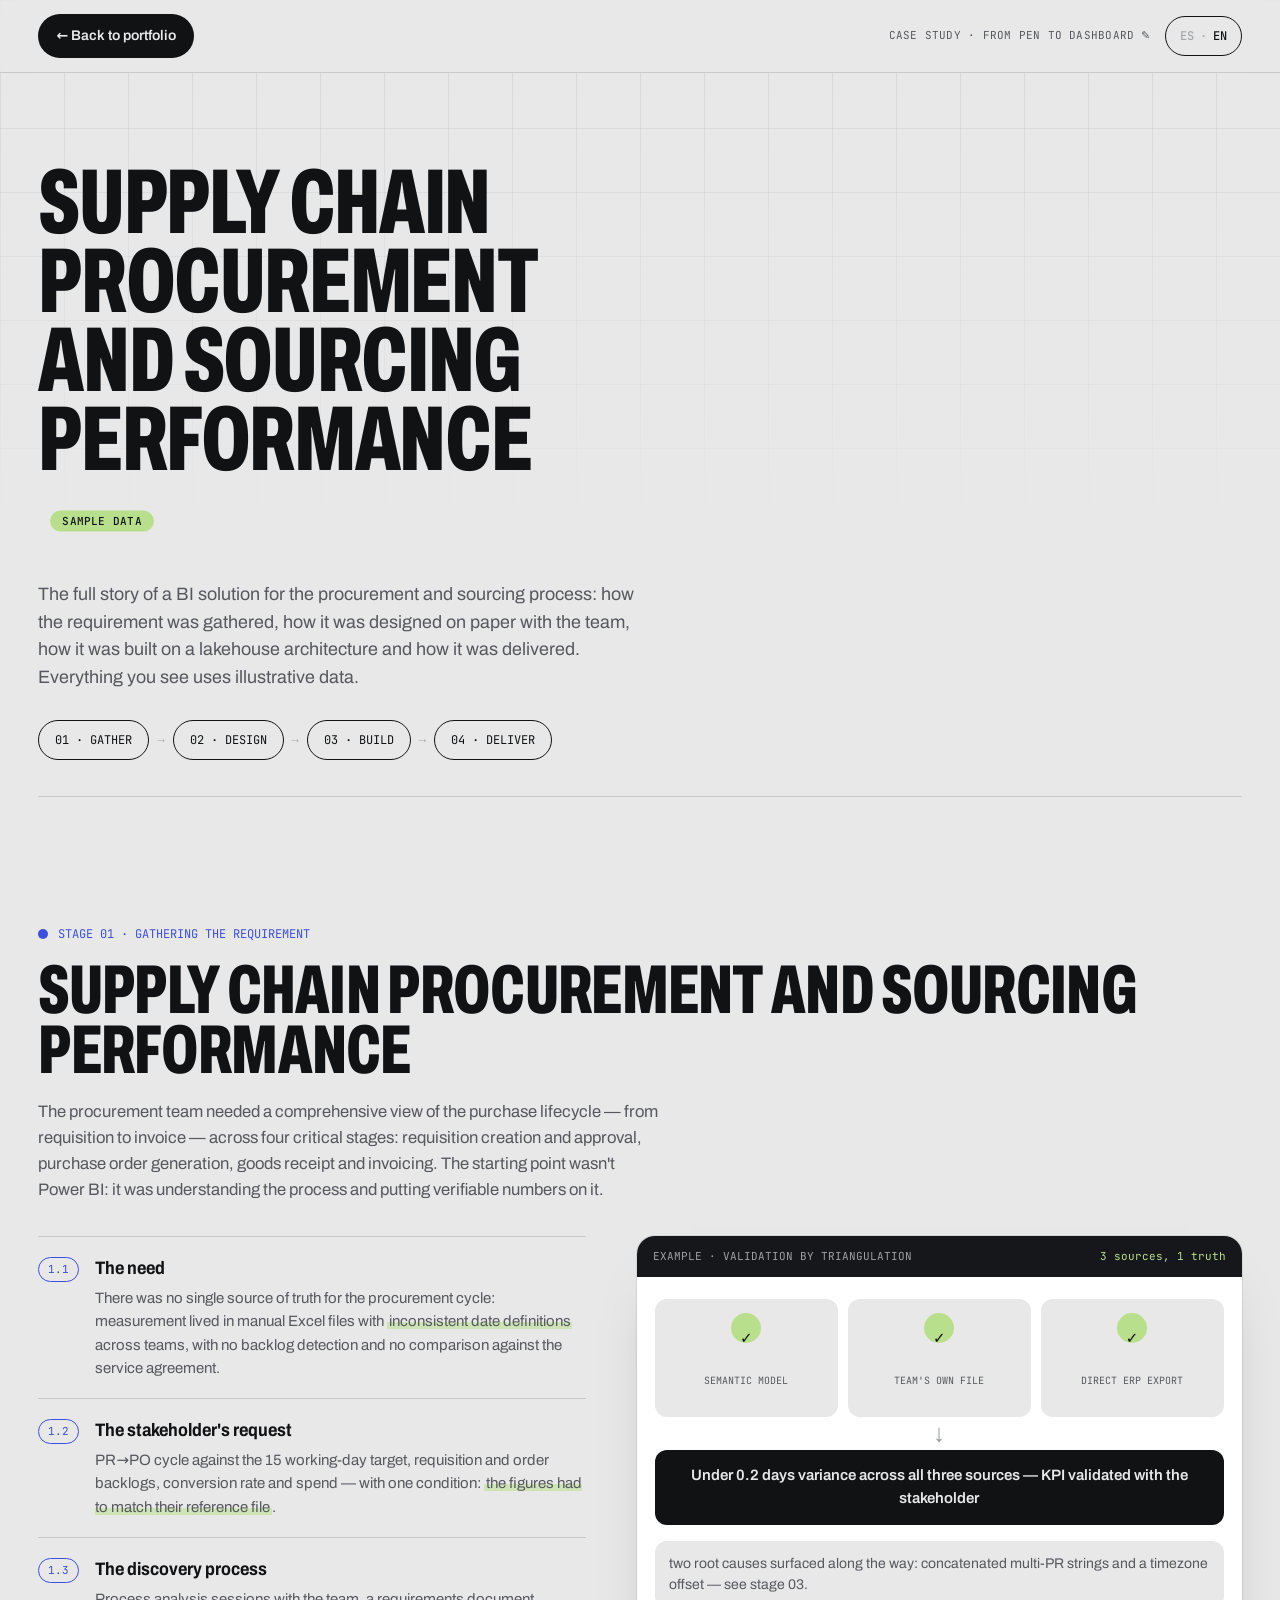
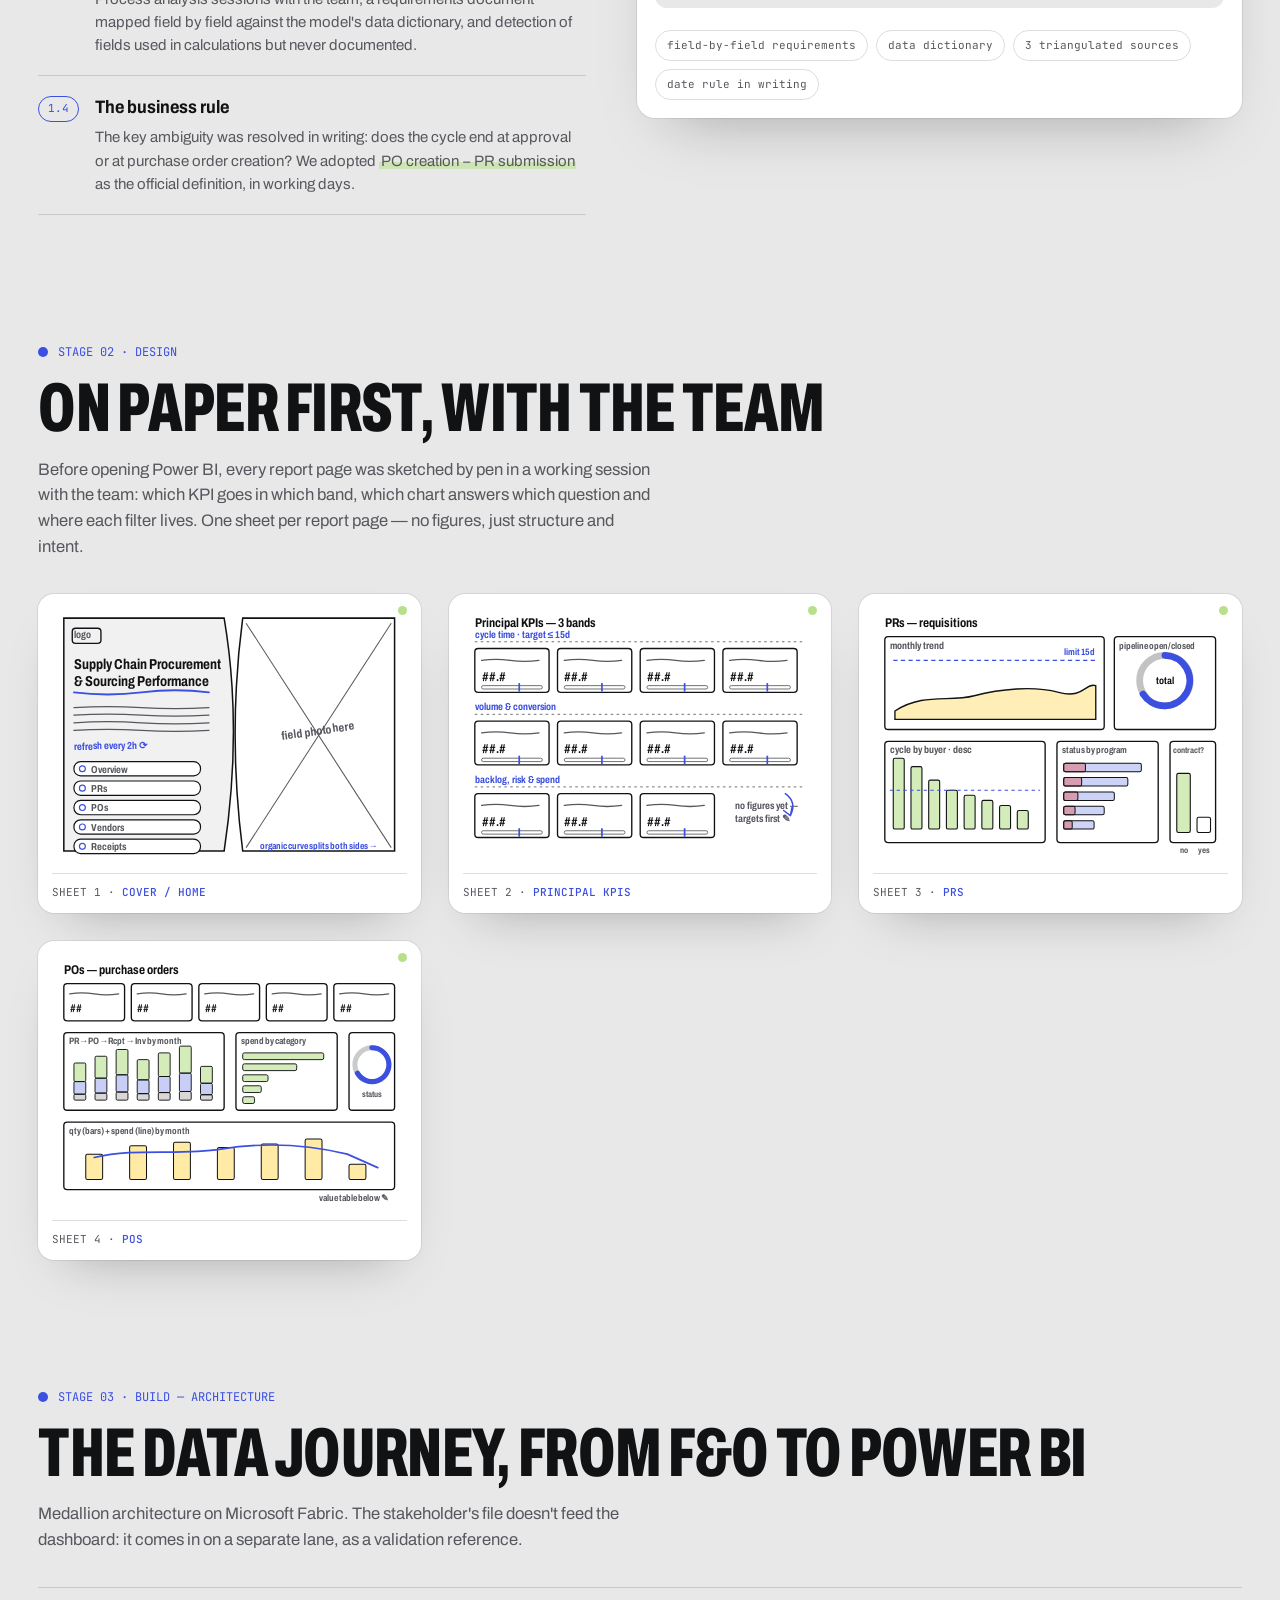
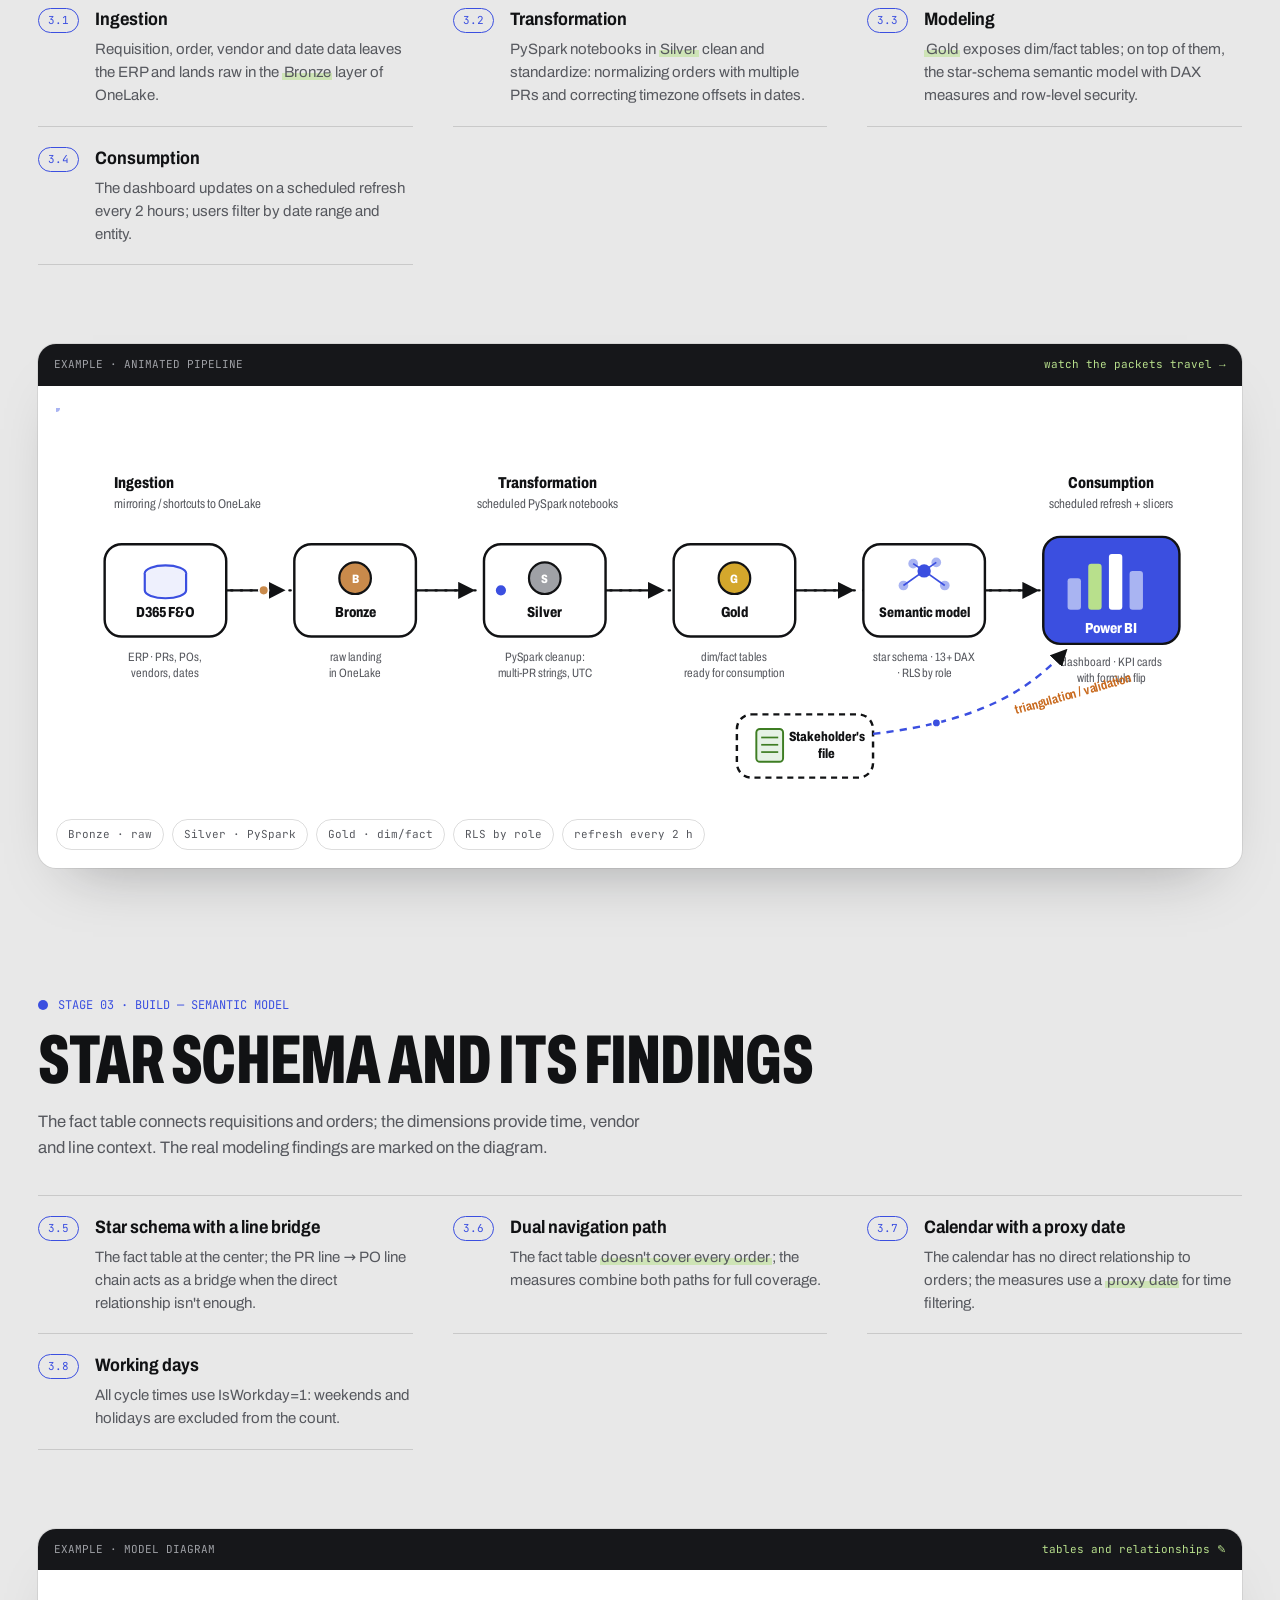
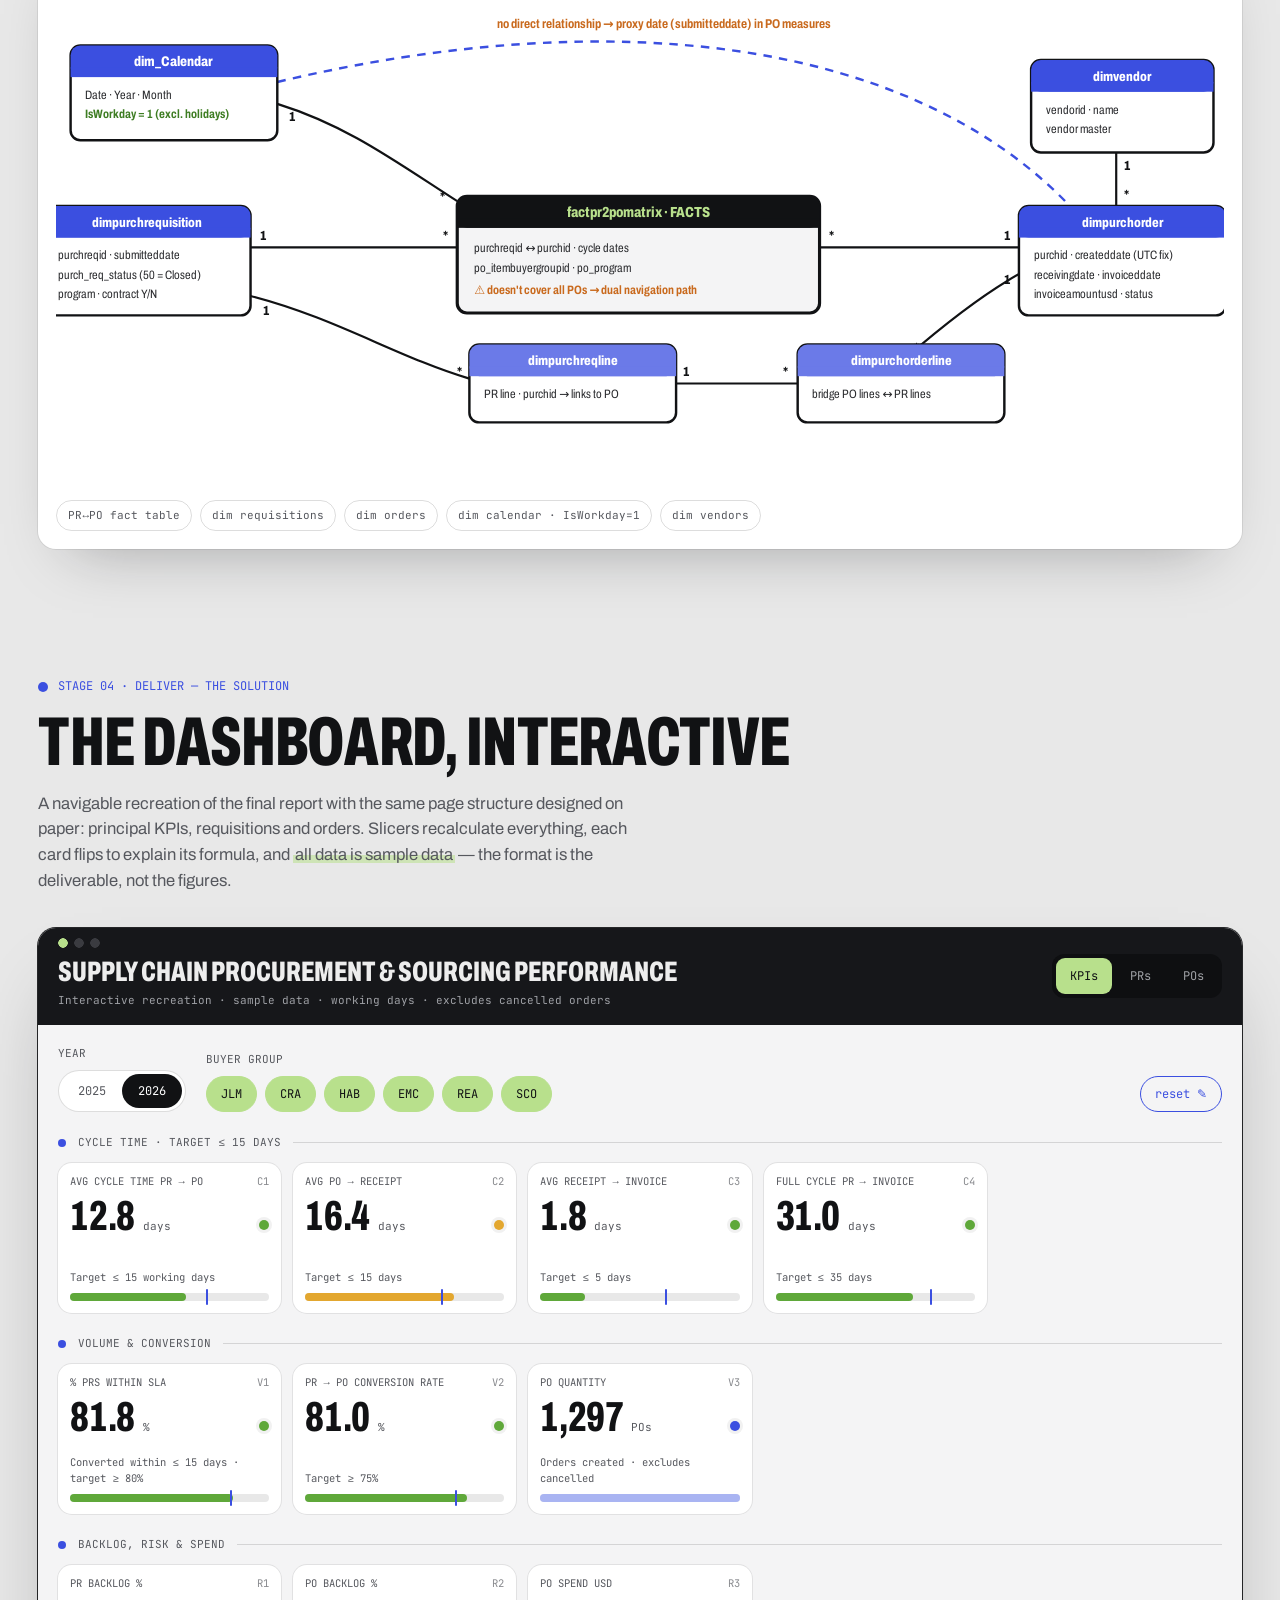
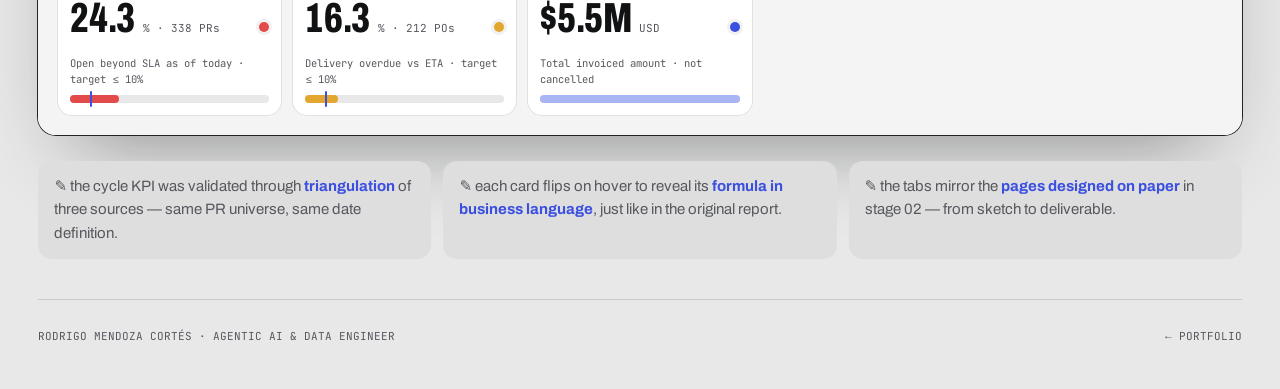
<file: dashboards/procurement-analytics.html>
<!DOCTYPE html>
<html lang="es">
<head>
<meta charset="UTF-8" />
<meta name="viewport" content="width=device-width, initial-scale=1.0" />
<title>Supply Chain Procurement and Sourcing Performance · Rodrigo Mendoza Cortés</title>
<meta name="description" content="Caso de estudio: del levantamiento de requerimientos al dashboard interactivo de desempeño de compras y abastecimiento. Recreación HTML con datos de muestra." />
<meta name="robots" content="index, follow" />
<meta name="referrer" content="strict-origin-when-cross-origin" />
<meta name="theme-color" content="#E8E8E8" />
<meta http-equiv="Content-Security-Policy" content="default-src 'self'; script-src 'self' 'unsafe-inline'; style-src 'self' 'unsafe-inline'; font-src 'self'; img-src 'self' data:; connect-src 'self'; object-src 'none'; base-uri 'self'; form-action 'self'" />
<link rel="canonical" href="https://rmendoza-code.github.io/dashboards/procurement-analytics.html" />
<meta property="og:type" content="article" />
<meta property="og:url" content="https://rmendoza-code.github.io/dashboards/procurement-analytics.html" />
<meta property="og:title" content="Supply Chain Procurement & Sourcing Performance — caso de estudio" />
<meta property="og:description" content="Del levantamiento del requerimiento al dashboard interactivo: diseño en papel, arquitectura lakehouse y entrega. Datos de muestra." />
<meta property="og:image" content="https://rmendoza-code.github.io/assets/og-image.png" />
<meta name="twitter:card" content="summary_large_image" />
<link rel="icon" href="../assets/site/img/favicon.svg" type="image/svg+xml" />
<link rel="preload" href="../assets/site/fonts/archivo-wdth.woff2" as="font" type="font/woff2" crossorigin />
<style>
@font-face{font-family:"Archivo";src:url(../assets/site/fonts/archivo-wdth.woff2) format("woff2");font-weight:100 900;font-stretch:62% 125%;font-display:swap}
@font-face{font-family:"JBMono";src:url(../assets/site/fonts/jetbrains-mono-400.woff2) format("woff2");font-weight:400;font-display:swap}
@font-face{font-family:"JBMono";src:url(../assets/site/fonts/jetbrains-mono-500.woff2) format("woff2");font-weight:500;font-display:swap}
:root{
  --paper:#E8E8E8; --paper-2:#DEDEDE; --dot:rgba(17,18,20,.08); --ink:#111214; --ink-soft:#56585E; --ink-faint:#9FA1A6;
  --hl:#B8E08C; --hl-soft:rgba(184,224,140,.55); --pen:#3B4FE0; --card:#FFFFFF;
  --tgt:#3B4FE0; --ok:#5FA83A; --warn:#E3A72F; --bad:#E24B4A;
  --blue2:#A9B4F2; --gray2:#CFCFD2; --line:rgba(17,18,20,.14);
  --hand:"JBMono",ui-monospace,monospace; --mono:"JBMono",ui-monospace,monospace; --sans:"Archivo",system-ui,sans-serif;
  --wobble:999px; --wob2:14px;
  --ease:cubic-bezier(.76,0,.24,1); --ease-out:cubic-bezier(.16,1,.3,1);
  --gut:clamp(16px,3vw,48px);
}
*{margin:0;padding:0;box-sizing:border-box}
html{scroll-behavior:smooth}
body{background:var(--paper);color:var(--ink);font-family:var(--sans);font-size:16px;line-height:1.55;-webkit-font-smoothing:antialiased}
body::before{content:"";position:fixed;inset:0;pointer-events:none;background-image:linear-gradient(var(--dot) 1px,transparent 1px),linear-gradient(90deg,var(--dot) 1px,transparent 1px);background-size:64px 64px;-webkit-mask-image:linear-gradient(180deg,#000,transparent 60%);mask-image:linear-gradient(180deg,#000,transparent 60%);z-index:-1}
::selection{background:var(--hl);color:var(--ink)}
a{color:inherit;text-decoration:none}
.wrap{max-width:1280px;margin:0 auto;padding:0 var(--gut)}
.hlt{background:linear-gradient(transparent 58%,var(--hl-soft) 58%);padding:0 .1em}
svg text{font-stretch:78%}

/* ---------- barra superior ---------- */
.topbar{position:sticky;top:0;z-index:40;display:flex;align-items:center;justify-content:space-between;gap:16px;padding:14px 0;flex-wrap:wrap;background:rgba(232,232,232,.86);backdrop-filter:blur(14px);-webkit-backdrop-filter:blur(14px);margin:0 calc(var(--gut)*-1);padding-inline:var(--gut);border-bottom:1px solid var(--line)}
.back{display:inline-flex;align-items:center;gap:10px;min-height:44px;padding:0 18px;border-radius:999px;background:var(--ink);color:var(--paper);font-weight:600;font-size:14px;transition:background-color .3s,transform .3s var(--ease)}
.back:hover{background:var(--pen);transform:translateX(-3px)}
.note-hand{font-family:var(--mono);font-size:11px;text-transform:uppercase;letter-spacing:.02em;color:var(--ink-soft)}
.page-head{padding:clamp(48px,7vw,96px) 0 clamp(20px,3vw,36px);border-bottom:1px solid var(--line)}
.page-head h1{font-weight:800;font-stretch:62%;text-transform:uppercase;font-size:clamp(46px,7.2vw,120px);line-height:.86;letter-spacing:-.015em;max-width:15ch}
.page-head p{color:var(--ink-soft);font-size:clamp(17px,1.4vw,20px);max-width:60ch;margin-top:22px}
.sample-tag{display:inline-block;vertical-align:middle;font-family:var(--mono);font-size:11px;font-weight:500;letter-spacing:.02em;text-transform:uppercase;color:var(--ink);background:var(--hl);padding:6px 12px;border-radius:999px;margin-left:12px;transform:translateY(-.4em)}

/* ---------- ruta de la historia ---------- */
.journey{display:flex;gap:8px;align-items:center;flex-wrap:wrap;margin-top:28px}
.journey a{font-family:var(--mono);font-size:12px;text-transform:uppercase;min-height:40px;display:inline-flex;align-items:center;padding:0 16px;border:1px solid var(--ink);border-radius:999px;transition:background-color .3s,color .3s}
.journey a:hover{background:var(--ink);color:var(--paper)}
.journey .jarr{color:var(--ink-faint);font-family:var(--mono);font-size:12px}

/* ---------- secciones ---------- */
.topic{display:flex;align-items:center;gap:10px;font-family:var(--mono);font-size:12px;text-transform:uppercase;color:var(--pen);margin-bottom:16px}
.topic::before{content:"";width:10px;height:10px;border-radius:50%;background:var(--pen)}
.sec-h{font-weight:800;font-stretch:62%;text-transform:uppercase;font-size:clamp(40px,5.4vw,84px);line-height:.88;letter-spacing:-.01em;margin-bottom:18px}
.sec-intro{color:var(--ink-soft);font-size:clamp(16px,1.3vw,19px);max-width:62ch;margin-bottom:34px}
section.spec-sec{margin:clamp(70px,10vw,140px) 0}
.spec{display:grid;grid-template-columns:.95fr 1.05fr;gap:clamp(24px,4vw,56px);align-items:start}
.spec.wide{grid-template-columns:1fr}
@media(max-width:920px){.spec{grid-template-columns:1fr}}
.spec-list{display:flex;flex-direction:column;gap:0;border-top:1px solid var(--line)}
.spec.wide .spec-list{display:grid;grid-template-columns:repeat(auto-fit,minmax(300px,1fr));gap:0 40px;margin-bottom:28px}
.si{display:flex;gap:16px;align-items:flex-start;padding:18px 0;border-bottom:1px solid var(--line)}
.sn{font-family:var(--mono);font-size:11px;color:var(--pen);border:1px solid var(--pen);border-radius:999px;padding:3px 9px;margin-top:2px;flex:none}
.si b{display:block;font-weight:700;font-stretch:88%;font-size:18px;margin-bottom:4px}
.si p{font-size:15px;color:var(--ink-soft);line-height:1.55}
.ex-card{background:var(--card);border-radius:18px;overflow:hidden;box-shadow:0 30px 60px -34px rgba(17,18,20,.35),0 0 0 1px rgba(17,18,20,.08)}
.ex-head{display:flex;justify-content:space-between;gap:10px;align-items:center;font-family:var(--mono);font-size:11px;text-transform:uppercase;color:var(--ink-soft);padding:12px 16px;background:#16171A;color:#9FA1A6}
.ex-head .hand{font-family:var(--mono);font-size:11px;text-transform:none;color:var(--hl)}
.ex-body{padding:22px 18px}
.ex-note{font-size:14px;color:var(--ink-soft);margin-top:16px;padding:12px 14px;border-radius:12px;background:var(--paper)}
.ex-chips{display:flex;gap:8px;flex-wrap:wrap;padding:0 18px 18px}
.ex-chips span{font-family:var(--mono);font-size:11px;border:1px solid var(--line);border-radius:999px;padding:6px 11px;color:var(--ink-soft)}
.flow-wrap,.model-wrap{overflow-x:auto}
.flow-wrap svg,.model-wrap svg{min-width:820px;width:100%;height:auto;display:block}

/* ---------- toggle ES · EN ---------- */
.lang-toggle{display:inline-flex;align-items:center;gap:6px;min-height:40px;padding:0 14px;border:1px solid var(--ink);border-radius:999px;background:transparent;color:var(--ink-soft);cursor:pointer;font-family:var(--mono);font-size:12px;font-weight:500;transition:background-color .3s,color .3s}
.lang-toggle:hover{background:var(--ink);color:var(--paper)}
.lang-toggle:hover [data-lang].on{color:var(--hl)}
.lang-toggle [data-lang]{opacity:.45;transition:opacity .2s,color .2s}
.lang-toggle [data-lang].on{opacity:1;color:var(--ink)}
.lang-sep{opacity:.4}
@media(prefers-reduced-motion:reduce){.flow-dot{display:none}}

/* ---------- triangulación ---------- */
.tri{display:flex;flex-direction:column;gap:12px}
.tri-src{display:grid;grid-template-columns:repeat(3,1fr);gap:10px}
.tri-src div{border-radius:12px;background:var(--paper);padding:14px 8px;text-align:center}
.tri-src .tv{display:inline-grid;place-items:center;width:30px;height:30px;border-radius:50%;background:var(--hl);font-weight:800;font-size:15px;color:var(--ink)}
.tri-src .tl{font-family:var(--mono);font-size:10px;text-transform:uppercase;color:var(--ink-soft);margin-top:8px}
.tri-arrow{text-align:center;color:var(--ink-faint);font-size:16px;line-height:.6}
.tri-res{border-radius:12px;background:var(--ink);color:var(--paper);padding:14px 16px;text-align:center;font-weight:600;font-size:15px}

/* ---------- bocetos (wireframes) ---------- */
.sheets{display:grid;grid-template-columns:repeat(auto-fit,minmax(320px,1fr));gap:28px;margin-top:6px}
.sheet{background:#fff;border-radius:16px;padding:14px 14px 12px;position:relative;box-shadow:0 24px 50px -30px rgba(17,18,20,.35),0 0 0 1px rgba(17,18,20,.08);transition:transform .6s var(--ease)}
.sheet:hover{transform:translateY(-6px)}
.sheet::before{content:"";position:absolute;top:12px;right:14px;width:9px;height:9px;border-radius:50%;background:var(--hl)}
.sheet svg{width:100%;height:auto;display:block}
.sheet-cap{font-family:var(--mono);font-size:11px;text-transform:uppercase;color:var(--ink-soft);text-align:left;margin-top:12px;padding-top:10px;border-top:1px solid var(--line)}
.sheet-cap b{color:var(--pen);font-weight:500}

/* ============ DASHBOARD FINAL ============ */
.canvas{background:var(--card);border-radius:18px;overflow:hidden;margin-bottom:26px;box-shadow:0 40px 80px -36px rgba(17,18,20,.45),0 0 0 1px rgba(17,18,20,.9)}
.db-band{background:#16171A;color:#EDEDED;padding:16px 20px;display:flex;align-items:center;justify-content:space-between;gap:14px;flex-wrap:wrap;position:relative}
.db-band::before{content:"";position:absolute;left:20px;top:10px;width:46px;height:10px;background:radial-gradient(circle at 5px 5px,var(--hl) 4.5px,transparent 5px),radial-gradient(circle at 21px 5px,#3A3B40 4.5px,transparent 5px),radial-gradient(circle at 37px 5px,#3A3B40 4.5px,transparent 5px)}
.db-band > div:first-child{padding-top:14px}
.db-band h2{font-weight:800;font-stretch:66%;text-transform:uppercase;font-size:clamp(22px,2.2vw,30px);line-height:1;letter-spacing:0}
.db-band .sub{font-family:var(--mono);font-size:11px;color:#9FA1A6;margin-top:6px}
.tabs{display:flex;gap:4px;flex-wrap:wrap;background:#0E0F11;padding:4px;border-radius:12px}
.tabs button{font-family:var(--mono);font-size:12px;min-height:36px;padding:0 14px;border:0;border-radius:9px;background:transparent;color:#9FA1A6;cursor:pointer;transition:background-color .25s,color .25s}
.tabs button:hover{color:#EDEDED}
.tabs button.on{background:var(--hl);color:var(--ink)}
.db-body{padding:20px;background:#F4F4F5}
.view{display:none}
.view.on{display:block;animation:vin .5s var(--ease-out)}
@keyframes vin{from{opacity:0;transform:translateY(8px)}to{opacity:1;transform:none}}

/* slicers */
.slicers{display:flex;gap:20px;flex-wrap:wrap;align-items:flex-end;margin-bottom:20px}
.slicer .lbl{font-family:var(--mono);font-size:11px;text-transform:uppercase;color:var(--ink-soft);margin-bottom:8px}
.seg{display:inline-flex;background:#fff;border:1px solid var(--line);border-radius:999px;padding:3px}
.seg button{font-family:var(--mono);font-size:12px;min-height:34px;padding:0 16px;border:none;border-radius:999px;background:transparent;color:var(--ink-soft);cursor:pointer;transition:background-color .2s,color .2s}
.seg button.on{background:var(--ink);color:#fff}
.chips{display:flex;gap:8px;flex-wrap:wrap}
.chip{font-family:var(--mono);font-size:12px;min-height:36px;padding:0 14px;border-radius:999px;border:1px solid var(--line);background:#fff;color:var(--ink-soft);cursor:pointer;transition:background-color .2s,color .2s,border-color .2s}
.chip.on{background:var(--hl);border-color:var(--hl);color:var(--ink)}
.reset{margin-left:auto;font-family:var(--mono);font-size:12px;min-height:36px;padding:0 14px;border-radius:999px;color:var(--pen);background:none;border:1px solid var(--pen);cursor:pointer}
.reset:hover{background:var(--pen);color:#fff}

/* bandas de KPIs */
.band-label{display:flex;align-items:center;gap:12px;margin:22px 0 12px;font-family:var(--mono);font-size:11px;text-transform:uppercase;color:var(--ink-soft)}
.band-label::before{content:"";width:8px;height:8px;border-radius:50%;background:var(--pen)}
.band-label::after{content:"";flex:1;border-top:1px solid var(--line)}
.kpi-grid{display:grid;grid-template-columns:repeat(auto-fill,minmax(215px,1fr));gap:12px}
.kcard{perspective:900px;height:150px}
.kinner{position:relative;width:100%;height:100%;transform-style:preserve-3d;transition:transform .6s var(--ease)}
.kcard:hover .kinner,.kcard:focus-within .kinner{transform:rotateY(180deg)}
.kface{position:absolute;inset:0;backface-visibility:hidden;-webkit-backface-visibility:hidden;border-radius:14px;overflow:hidden;display:flex;flex-direction:column;background:#fff;box-shadow:0 0 0 1px rgba(17,18,20,.08)}
.kback{background:#16171A;color:#EDEDED;transform:rotateY(180deg)}
.ktitle{background:transparent;color:var(--ink-soft);font-family:var(--mono);font-size:10.5px;text-transform:uppercase;padding:10px 12px 0;display:flex;justify-content:space-between;align-items:center;gap:8px}
.kback .ktitle{color:#9FA1A6}
.ktitle .idx{opacity:.7}
.kmain{padding:6px 12px 12px;flex:1;display:flex;flex-direction:column;justify-content:space-between}
.kval{display:flex;align-items:baseline;gap:8px}
.kval .v{font-weight:800;font-stretch:66%;font-size:42px;line-height:1;letter-spacing:-.01em;font-variant-numeric:tabular-nums}
.kval .u{font-family:var(--mono);font-size:11px;color:var(--ink-soft)}
.light{width:10px;height:10px;border-radius:50%;margin-left:auto;flex:none;box-shadow:0 0 0 3px rgba(17,18,20,.06)}
.ksub{font-family:var(--mono);font-size:10.5px;color:var(--ink-soft)}
.pbar{position:relative;height:8px;border-radius:4px;background:#E8E8E8;overflow:visible;margin-top:8px}
.pfill{position:absolute;left:0;top:0;bottom:0;border-radius:4px;transition:width .9s var(--ease-out)}
.ptick{position:absolute;top:-4px;bottom:-4px;width:2px;background:var(--tgt);border-radius:1px}
.kformula{padding:8px 12px 12px;font-family:var(--mono);font-size:11px;line-height:1.55;color:#EDEDED;flex:1;display:flex;align-items:center}

/* paneles */
.chart-grid{display:grid;grid-template-columns:1.35fr 1fr;gap:12px;margin-top:4px}
.chart-grid.even{grid-template-columns:1fr 1fr}
@media(max-width:900px){.chart-grid,.chart-grid.even{grid-template-columns:1fr}}
.panel{background:#fff;border-radius:14px;overflow:hidden;display:flex;flex-direction:column;box-shadow:0 0 0 1px rgba(17,18,20,.08)}
.panel .ktitle{font-size:10.5px;padding:12px 14px 0}
.panel .cbody{padding:10px 14px 14px;flex:1}
.panel svg{width:100%;height:auto;display:block}
.panel svg text{font-family:var(--sans);font-stretch:85%}
.legend{display:flex;gap:14px;flex-wrap:wrap;font-family:var(--mono);font-size:10.5px;color:var(--ink-soft);padding:0 14px 12px}
.legend i{display:inline-block;width:10px;height:10px;border-radius:3px;margin-right:6px;vertical-align:-1px}

.annos{margin:22px 0 40px;display:grid;grid-template-columns:repeat(auto-fit,minmax(260px,1fr));gap:12px}
.anno{font-size:15px;color:var(--ink-soft);padding:14px 16px;border-radius:14px;background:var(--paper-2);max-width:none}
.anno b{color:var(--pen);font-weight:700}
footer{padding:28px 0 44px;margin-top:40px;border-top:1px solid var(--line);font-family:var(--mono);font-size:11px;text-transform:uppercase;color:var(--ink-soft);display:flex;justify-content:space-between;gap:14px;flex-wrap:wrap}
footer a:hover{color:var(--pen)}
@media(prefers-reduced-motion:reduce){*{transition-duration:.01ms!important;animation:none!important}}
:focus-visible{outline:2px solid var(--pen);outline-offset:3px;border-radius:6px}
.skip-link{position:absolute;left:-9999px;top:0;z-index:100;background:var(--ink);color:var(--paper);font-weight:600;font-size:14px;padding:12px 18px;border-radius:0 0 12px 0}
.skip-link:focus{left:0}
@media(max-width:760px){.note-hand{display:none}.page-head h1{font-size:clamp(40px,12vw,64px)}.sample-tag{margin:10px 0 0;transform:none}}
</style>
</head>
<body>
<a class="skip-link" href="#s1">Saltar al contenido</a>
<div class="wrap">

  <div class="topbar">
    <a class="back" href="../index.html">← Volver al portafolio</a>
    <span style="display:inline-flex;align-items:center;gap:14px"><span class="note-hand">caso de estudio · de la pluma al dashboard ✎</span><span data-lang-toggle-here></span></span>
  </div>

  <div class="page-head">
    <h1>Supply Chain Procurement and Sourcing Performance <span class="sample-tag">datos de muestra</span></h1>
    <p>La historia completa de una solución de BI para el proceso de compras y abastecimiento: cómo se levantó el requerimiento, cómo se diseñó en papel con el equipo, cómo se construyó sobre una arquitectura lakehouse y cómo se entregó. Todo lo que ves usa datos ilustrativos.</p>
    <div class="journey">
      <a href="#s1">01 · levantar</a><span class="jarr">→</span>
      <a href="#s2">02 · diseñar</a><span class="jarr">→</span>
      <a href="#s3">03 · construir</a><span class="jarr">→</span>
      <a href="#s4">04 · entregar</a>
    </div>
  </div>

  <!-- ================= 01 · LEVANTAR ================= -->
  <section class="spec-sec" id="s1">
    <div class="topic">Etapa 01 · Levantar el requerimiento</div>
    <h2 class="sec-h">Supply Chain Procurement and Sourcing Performance</h2>
    <p class="sec-intro">El área de compras necesitaba una vista integral del ciclo de vida de una compra — de la requisición a la factura — a través de cuatro etapas críticas: creación y aprobación de la requisición, generación de la orden, recepción de bienes y facturación. El punto de partida no fue Power BI: fue entender el proceso y ponerle números verificables.</p>
    <div class="spec">
      <div class="spec-list">
        <div class="si"><span class="sn">1.1</span><div><b>La necesidad</b><p>No existía fuente única de verdad para el ciclo de compras: la medición vivía en Excel manuales con <span class="hlt">definiciones de fecha inconsistentes</span> entre equipos, sin detección de backlogs ni comparación contra el acuerdo de servicio.</p></div></div>
        <div class="si"><span class="sn">1.2</span><div><b>La solicitud del stakeholder</b><p>Ciclo PR→PO contra la meta de 15 días hábiles, backlogs de requisiciones y órdenes, tasa de conversión y gasto — con una condición: <span class="hlt">las cifras debían cuadrar con su archivo de referencia</span>.</p></div></div>
        <div class="si"><span class="sn">1.3</span><div><b>El levantamiento</b><p>Sesiones de análisis de proceso con el área, un documento de requerimientos mapeado campo por campo contra el diccionario de datos del modelo, y detección de campos usados en cálculos pero no documentados.</p></div></div>
        <div class="si"><span class="sn">1.4</span><div><b>La regla de negocio</b><p>La ambigüedad clave se resolvió por escrito: ¿el ciclo termina en la aprobación o en la creación de la orden? Se adoptó <span class="hlt">creación del PO − envío del PR</span> como definición oficial, en días hábiles.</p></div></div>
      </div>
      <div class="ex-card">
        <div class="ex-head"><span>Ejemplo · Validación por triangulación</span><span class="hand">3 fuentes, 1 verdad</span></div>
        <div class="ex-body">
          <div class="tri">
            <div class="tri-src">
              <div><div class="tv">✓</div><div class="tl">Modelo semántico</div></div>
              <div><div class="tv">✓</div><div class="tl">Archivo del área</div></div>
              <div><div class="tv">✓</div><div class="tl">Export directo ERP</div></div>
            </div>
            <div class="tri-arrow">↓</div>
            <div class="tri-res">Diferencia &lt; 0.2 días entre las tres fuentes — KPI validado con el stakeholder</div>
          </div>
          <p class="ex-note">en el camino aparecieron dos causas raíz: strings multi-PR concatenados y un offset de zona horaria — ver etapa 03.</p>
        </div>
        <div class="ex-chips"><span>requerimientos campo a campo</span><span>diccionario de datos</span><span>3 fuentes trianguladas</span><span>regla de fechas por escrito</span></div>
      </div>
    </div>
  </section>

  <!-- ================= 02 · DISEÑAR ================= -->
  <section class="spec-sec" id="s2">
    <div class="topic">Etapa 02 · Diseñar</div>
    <h2 class="sec-h">Primero en papel, con el equipo</h2>
    <p class="sec-intro">Antes de abrir Power BI, cada página del reporte se dibujó a pluma en una sesión de trabajo con el área: qué KPI va en qué banda, qué gráfica responde qué pregunta y dónde vive cada filtro. Una hoja por página del reporte — sin cifras, solo estructura e intención.</p>
    <div class="sheets">
<div class="sheet"><svg viewBox="0 0 420 300" role="img" aria-label="Boceto: hoja 1 · <b>portada / home</b>"><path d="M14 12 h190 q22 130 0 276 h-190 z" fill="#F1F1F1" stroke="#111214" stroke-width="1.8"/><text x="26" y="36" font-family="Archivo, sans-serif" font-weight="700" font-size="12" fill="#56585E" text-anchor="start">logo</text><rect x="24" y="24" width="34" height="18" rx="4" fill="none" stroke="#111214" stroke-width="1.6" /><text x="26" y="72" font-family="Archivo, sans-serif" font-weight="700" font-size="17" fill="#111214" text-anchor="start">Supply Chain Procurement</text><text x="26" y="92" font-family="Archivo, sans-serif" font-weight="700" font-size="17" fill="#111214" text-anchor="start">&amp; Sourcing Performance</text><path d="M26 100 q 40 5, 80 0 t 80 0" fill="none" stroke="#3B4FE0" stroke-width="2.2" stroke-linecap="round"/><path d="M26 118 q 40.0 -2.5, 80.0 0 t 80.0 0" fill="none" stroke="#56585E" stroke-width="1.5" stroke-linecap="round"/><path d="M26 127 q 40.0 -2.5, 80.0 0 t 80.0 0" fill="none" stroke="#56585E" stroke-width="1.5" stroke-linecap="round"/><path d="M26 136 q 40.0 -2.5, 80.0 0 t 80.0 0" fill="none" stroke="#56585E" stroke-width="1.5" stroke-linecap="round"/><path d="M26 145 q 40.0 -2.5, 80.0 0 t 80.0 0" fill="none" stroke="#56585E" stroke-width="1.5" stroke-linecap="round"/><text x="26" y="168" font-family="Archivo, sans-serif" font-weight="700" font-size="12" fill="#3B4FE0" text-anchor="start" transform="rotate(-1 26 168)">refresh cada 2h ⟳</text><rect x="26" y="182" width="150" height="17" rx="8" fill="#fff" stroke="#111214" stroke-width="1.4"/><circle cx="36" cy="190.5" r="3.5" fill="none" stroke="#3B4FE0" stroke-width="1.4"/><text x="46" y="195" font-family="Archivo, sans-serif" font-weight="700" font-size="12" fill="#56585E" text-anchor="start">Overview</text><rect x="26" y="205" width="150" height="17" rx="8" fill="#fff" stroke="#111214" stroke-width="1.4"/><circle cx="36" cy="213.5" r="3.5" fill="none" stroke="#3B4FE0" stroke-width="1.4"/><text x="46" y="218" font-family="Archivo, sans-serif" font-weight="700" font-size="12" fill="#56585E" text-anchor="start">PRs</text><rect x="26" y="228" width="150" height="17" rx="8" fill="#fff" stroke="#111214" stroke-width="1.4"/><circle cx="36" cy="236.5" r="3.5" fill="none" stroke="#3B4FE0" stroke-width="1.4"/><text x="46" y="241" font-family="Archivo, sans-serif" font-weight="700" font-size="12" fill="#56585E" text-anchor="start">POs</text><rect x="26" y="251" width="150" height="17" rx="8" fill="#fff" stroke="#111214" stroke-width="1.4"/><circle cx="36" cy="259.5" r="3.5" fill="none" stroke="#3B4FE0" stroke-width="1.4"/><text x="46" y="264" font-family="Archivo, sans-serif" font-weight="700" font-size="12" fill="#56585E" text-anchor="start">Vendors</text><rect x="26" y="274" width="150" height="17" rx="8" fill="#fff" stroke="#111214" stroke-width="1.4"/><circle cx="36" cy="282.5" r="3.5" fill="none" stroke="#3B4FE0" stroke-width="1.4"/><text x="46" y="287" font-family="Archivo, sans-serif" font-weight="700" font-size="12" fill="#56585E" text-anchor="start">Receipts</text><path d="M226 12 h180 v276 h-180 q-18 -140 0 -276 z" fill="#fff" stroke="#111214" stroke-width="1.8"/><line x1="230" y1="18" x2="402" y2="284" stroke="#56585E" stroke-width="1.2"/><line x1="402" y1="18" x2="230" y2="284" stroke="#56585E" stroke-width="1.2"/><text x="316" y="150" font-family="Archivo, sans-serif" font-weight="700" font-size="14" fill="#56585E" text-anchor="middle" transform="rotate(-8 316 150)">foto de campo aquí</text><text x="316" y="286" font-family="Archivo, sans-serif" font-weight="700" font-size="11" fill="#3B4FE0" text-anchor="middle">curva orgánica divide ambos lados →</text></svg><div class="sheet-cap">hoja 1 · <b>portada / home</b></div></div><div class="sheet"><svg viewBox="0 0 420 300" role="img" aria-label="Boceto: hoja 2 · <b>principal kpis</b>"><text x="14" y="22" font-family="Archivo, sans-serif" font-weight="700" font-size="15" fill="#111214" text-anchor="start">Principal KPIs — 3 bandas</text><line x1="14" y1="40" x2="406" y2="40" stroke="#56585E" stroke-width="1" stroke-dasharray="3 4"/><text x="14" y="35" font-family="Archivo, sans-serif" font-weight="700" font-size="12" fill="#3B4FE0" text-anchor="start">cycle time · target ≤ 15d</text><rect x="14" y="48" width="88" height="52" rx="4" fill="none" stroke="#111214" stroke-width="1.6" /><path d="M22 62 q 17.0 -2.5, 34.0 0 t 34.0 0" fill="none" stroke="#56585E" stroke-width="1.5" stroke-linecap="round"/><text x="22" y="86" font-family="Archivo, sans-serif" font-weight="700" font-size="15" fill="#111214" text-anchor="start">##.#</text><rect x="22" y="92" width="72" height="4" rx="2" fill="none" stroke="#56585E" stroke-width="1"/><line x1="66.64" y1="89" x2="66.64" y2="99" stroke="#3B4FE0" stroke-width="2"/><rect x="112" y="48" width="88" height="52" rx="4" fill="none" stroke="#111214" stroke-width="1.6" /><path d="M120 62 q 17.0 -2.5, 34.0 0 t 34.0 0" fill="none" stroke="#56585E" stroke-width="1.5" stroke-linecap="round"/><text x="120" y="86" font-family="Archivo, sans-serif" font-weight="700" font-size="15" fill="#111214" text-anchor="start">##.#</text><rect x="120" y="92" width="72" height="4" rx="2" fill="none" stroke="#56585E" stroke-width="1"/><line x1="164.64" y1="89" x2="164.64" y2="99" stroke="#3B4FE0" stroke-width="2"/><rect x="210" y="48" width="88" height="52" rx="4" fill="none" stroke="#111214" stroke-width="1.6" /><path d="M218 62 q 17.0 -2.5, 34.0 0 t 34.0 0" fill="none" stroke="#56585E" stroke-width="1.5" stroke-linecap="round"/><text x="218" y="86" font-family="Archivo, sans-serif" font-weight="700" font-size="15" fill="#111214" text-anchor="start">##.#</text><rect x="218" y="92" width="72" height="4" rx="2" fill="none" stroke="#56585E" stroke-width="1"/><line x1="262.64" y1="89" x2="262.64" y2="99" stroke="#3B4FE0" stroke-width="2"/><rect x="308" y="48" width="88" height="52" rx="4" fill="none" stroke="#111214" stroke-width="1.6" /><path d="M316 62 q 17.0 -2.5, 34.0 0 t 34.0 0" fill="none" stroke="#56585E" stroke-width="1.5" stroke-linecap="round"/><text x="316" y="86" font-family="Archivo, sans-serif" font-weight="700" font-size="15" fill="#111214" text-anchor="start">##.#</text><rect x="316" y="92" width="72" height="4" rx="2" fill="none" stroke="#56585E" stroke-width="1"/><line x1="360.64" y1="89" x2="360.64" y2="99" stroke="#3B4FE0" stroke-width="2"/><line x1="14" y1="126" x2="406" y2="126" stroke="#56585E" stroke-width="1" stroke-dasharray="3 4"/><text x="14" y="121" font-family="Archivo, sans-serif" font-weight="700" font-size="12" fill="#3B4FE0" text-anchor="start">volumen &amp; conversión</text><rect x="14" y="134" width="88" height="52" rx="4" fill="none" stroke="#111214" stroke-width="1.6" /><path d="M22 148 q 17.0 -2.5, 34.0 0 t 34.0 0" fill="none" stroke="#56585E" stroke-width="1.5" stroke-linecap="round"/><text x="22" y="172" font-family="Archivo, sans-serif" font-weight="700" font-size="15" fill="#111214" text-anchor="start">##.#</text><rect x="22" y="178" width="72" height="4" rx="2" fill="none" stroke="#56585E" stroke-width="1"/><line x1="66.64" y1="175" x2="66.64" y2="185" stroke="#3B4FE0" stroke-width="2"/><rect x="112" y="134" width="88" height="52" rx="4" fill="none" stroke="#111214" stroke-width="1.6" /><path d="M120 148 q 17.0 -2.5, 34.0 0 t 34.0 0" fill="none" stroke="#56585E" stroke-width="1.5" stroke-linecap="round"/><text x="120" y="172" font-family="Archivo, sans-serif" font-weight="700" font-size="15" fill="#111214" text-anchor="start">##.#</text><rect x="120" y="178" width="72" height="4" rx="2" fill="none" stroke="#56585E" stroke-width="1"/><line x1="164.64" y1="175" x2="164.64" y2="185" stroke="#3B4FE0" stroke-width="2"/><rect x="210" y="134" width="88" height="52" rx="4" fill="none" stroke="#111214" stroke-width="1.6" /><path d="M218 148 q 17.0 -2.5, 34.0 0 t 34.0 0" fill="none" stroke="#56585E" stroke-width="1.5" stroke-linecap="round"/><text x="218" y="172" font-family="Archivo, sans-serif" font-weight="700" font-size="15" fill="#111214" text-anchor="start">##.#</text><rect x="218" y="178" width="72" height="4" rx="2" fill="none" stroke="#56585E" stroke-width="1"/><line x1="262.64" y1="175" x2="262.64" y2="185" stroke="#3B4FE0" stroke-width="2"/><rect x="308" y="134" width="88" height="52" rx="4" fill="none" stroke="#111214" stroke-width="1.6" /><path d="M316 148 q 17.0 -2.5, 34.0 0 t 34.0 0" fill="none" stroke="#56585E" stroke-width="1.5" stroke-linecap="round"/><text x="316" y="172" font-family="Archivo, sans-serif" font-weight="700" font-size="15" fill="#111214" text-anchor="start">##.#</text><rect x="316" y="178" width="72" height="4" rx="2" fill="none" stroke="#56585E" stroke-width="1"/><line x1="360.64" y1="175" x2="360.64" y2="185" stroke="#3B4FE0" stroke-width="2"/><line x1="14" y1="212" x2="406" y2="212" stroke="#56585E" stroke-width="1" stroke-dasharray="3 4"/><text x="14" y="207" font-family="Archivo, sans-serif" font-weight="700" font-size="12" fill="#3B4FE0" text-anchor="start">backlog, riesgo y gasto</text><rect x="14" y="220" width="88" height="52" rx="4" fill="none" stroke="#111214" stroke-width="1.6" /><path d="M22 234 q 17.0 -2.5, 34.0 0 t 34.0 0" fill="none" stroke="#56585E" stroke-width="1.5" stroke-linecap="round"/><text x="22" y="258" font-family="Archivo, sans-serif" font-weight="700" font-size="15" fill="#111214" text-anchor="start">##.#</text><rect x="22" y="264" width="72" height="4" rx="2" fill="none" stroke="#56585E" stroke-width="1"/><line x1="66.64" y1="261" x2="66.64" y2="271" stroke="#3B4FE0" stroke-width="2"/><rect x="112" y="220" width="88" height="52" rx="4" fill="none" stroke="#111214" stroke-width="1.6" /><path d="M120 234 q 17.0 -2.5, 34.0 0 t 34.0 0" fill="none" stroke="#56585E" stroke-width="1.5" stroke-linecap="round"/><text x="120" y="258" font-family="Archivo, sans-serif" font-weight="700" font-size="15" fill="#111214" text-anchor="start">##.#</text><rect x="120" y="264" width="72" height="4" rx="2" fill="none" stroke="#56585E" stroke-width="1"/><line x1="164.64" y1="261" x2="164.64" y2="271" stroke="#3B4FE0" stroke-width="2"/><rect x="210" y="220" width="88" height="52" rx="4" fill="none" stroke="#111214" stroke-width="1.6" /><path d="M218 234 q 17.0 -2.5, 34.0 0 t 34.0 0" fill="none" stroke="#56585E" stroke-width="1.5" stroke-linecap="round"/><text x="218" y="258" font-family="Archivo, sans-serif" font-weight="700" font-size="15" fill="#111214" text-anchor="start">##.#</text><rect x="218" y="264" width="72" height="4" rx="2" fill="none" stroke="#56585E" stroke-width="1"/><line x1="262.64" y1="261" x2="262.64" y2="271" stroke="#3B4FE0" stroke-width="2"/><text x="322" y="238" font-family="Archivo, sans-serif" font-weight="700" font-size="12" fill="#56585E" text-anchor="start">sin cifras aún —</text><text x="322" y="254" font-family="Archivo, sans-serif" font-weight="700" font-size="12" fill="#56585E" text-anchor="start">targets primero ✎</text><path d="M382 220 q 14 10, 6 26 M388 246 l-8 -6 M388 246 l2 -10" fill="none" stroke="#3B4FE0" stroke-width="1.8" stroke-linecap="round"/></svg><div class="sheet-cap">hoja 2 · <b>principal kpis</b></div></div><div class="sheet"><svg viewBox="0 0 420 300" role="img" aria-label="Boceto: hoja 3 · <b>PRs</b>"><text x="14" y="22" font-family="Archivo, sans-serif" font-weight="700" font-size="15" fill="#111214" text-anchor="start">PRs — requisiciones</text><rect x="14" y="34" width="260" height="110" rx="4" fill="none" stroke="#111214" stroke-width="1.6" /><path d="M26 122 C 60 100, 90 112, 120 104 S 190 92, 220 100 S 252 88, 264 92 L 264 132 L 26 132 Z" fill="rgba(255,216,77,.4)" stroke="#111214" stroke-width="1.6"/><line x1="24" y1="62" x2="266" y2="62" stroke="#3B4FE0" stroke-width="1.6" stroke-dasharray="5 4"/><text x="226" y="56" font-family="Archivo, sans-serif" font-weight="700" font-size="11" fill="#3B4FE0" text-anchor="start">limit 15d</text><text x="20" y="48" font-family="Archivo, sans-serif" font-weight="700" font-size="12" fill="#56585E" text-anchor="start">tendencia mensual</text><rect x="286" y="34" width="120" height="110" rx="4" fill="none" stroke="#111214" stroke-width="1.6" /><circle cx="346" cy="86" r="30" fill="none" stroke="#111214" stroke-width="8" opacity=".25"/><path d="M346 56 a30 30 0 1 1 -26 46" fill="none" stroke="#3B4FE0" stroke-width="8" stroke-linecap="round"/><text x="346" y="90" font-family="Archivo, sans-serif" font-weight="700" font-size="12" fill="#111214" text-anchor="middle">total</text><text x="292" y="48" font-family="Archivo, sans-serif" font-weight="700" font-size="11" fill="#56585E" text-anchor="start">pipeline open/closed</text><rect x="14" y="158" width="190" height="120" rx="4" fill="none" stroke="#111214" stroke-width="1.6" /><text x="20" y="172" font-family="Archivo, sans-serif" font-weight="700" font-size="12" fill="#56585E" text-anchor="start">cycle x buyer · desc</text><rect x="24" y="178" width="13" height="84" rx="2" fill="rgba(184,224,140,.6)" stroke="#111214" stroke-width="1.3"/><rect x="45" y="188" width="13" height="74" rx="2" fill="rgba(184,224,140,.6)" stroke="#111214" stroke-width="1.3"/><rect x="66" y="204" width="13" height="58" rx="2" fill="rgba(184,224,140,.6)" stroke="#111214" stroke-width="1.3"/><rect x="87" y="216" width="13" height="46" rx="2" fill="rgba(184,224,140,.6)" stroke="#111214" stroke-width="1.3"/><rect x="108" y="222" width="13" height="40" rx="2" fill="rgba(184,224,140,.6)" stroke="#111214" stroke-width="1.3"/><rect x="129" y="228" width="13" height="34" rx="2" fill="rgba(184,224,140,.6)" stroke="#111214" stroke-width="1.3"/><rect x="150" y="234" width="13" height="28" rx="2" fill="rgba(184,224,140,.6)" stroke="#111214" stroke-width="1.3"/><rect x="171" y="240" width="13" height="22" rx="2" fill="rgba(184,224,140,.6)" stroke="#111214" stroke-width="1.3"/><line x1="20" y1="216" x2="198" y2="216" stroke="#3B4FE0" stroke-width="1.4" stroke-dasharray="4 4"/><rect x="218" y="158" width="120" height="120" rx="4" fill="none" stroke="#111214" stroke-width="1.6" /><text x="224" y="172" font-family="Archivo, sans-serif" font-weight="700" font-size="11" fill="#56585E" text-anchor="start">status x programa</text><rect x="226" y="184" width="92" height="10" rx="2" fill="rgba(59,79,224,.25)" stroke="#111214" stroke-width="1.2"/><rect x="226" y="184" width="25.76" height="10" rx="2" fill="rgba(226,75,74,.4)" stroke="#111214" stroke-width="1.2"/><rect x="226" y="201" width="76" height="10" rx="2" fill="rgba(59,79,224,.25)" stroke="#111214" stroke-width="1.2"/><rect x="226" y="201" width="21.28" height="10" rx="2" fill="rgba(226,75,74,.4)" stroke="#111214" stroke-width="1.2"/><rect x="226" y="218" width="60" height="10" rx="2" fill="rgba(59,79,224,.25)" stroke="#111214" stroke-width="1.2"/><rect x="226" y="218" width="16.8" height="10" rx="2" fill="rgba(226,75,74,.4)" stroke="#111214" stroke-width="1.2"/><rect x="226" y="235" width="48" height="10" rx="2" fill="rgba(59,79,224,.25)" stroke="#111214" stroke-width="1.2"/><rect x="226" y="235" width="13.440000000000001" height="10" rx="2" fill="rgba(226,75,74,.4)" stroke="#111214" stroke-width="1.2"/><rect x="226" y="252" width="36" height="10" rx="2" fill="rgba(59,79,224,.25)" stroke="#111214" stroke-width="1.2"/><rect x="226" y="252" width="10.080000000000002" height="10" rx="2" fill="rgba(226,75,74,.4)" stroke="#111214" stroke-width="1.2"/><rect x="352" y="158" width="54" height="120" rx="4" fill="none" stroke="#111214" stroke-width="1.6" /><text x="356" y="172" font-family="Archivo, sans-serif" font-weight="700" font-size="10" fill="#56585E" text-anchor="start">¿contrato?</text><rect x="360" y="196" width="16" height="70" rx="2" fill="rgba(184,224,140,.6)" stroke="#111214" stroke-width="1.3"/><rect x="384" y="248" width="16" height="18" rx="2" fill="none" stroke="#111214" stroke-width="1.3"/><text x="368" y="290" font-family="Archivo, sans-serif" font-weight="700" font-size="10" fill="#56585E" text-anchor="middle">no</text><text x="392" y="290" font-family="Archivo, sans-serif" font-weight="700" font-size="10" fill="#56585E" text-anchor="middle">sí</text></svg><div class="sheet-cap">hoja 3 · <b>PRs</b></div></div><div class="sheet"><svg viewBox="0 0 420 300" role="img" aria-label="Boceto: hoja 4 · <b>POs</b>"><text x="14" y="22" font-family="Archivo, sans-serif" font-weight="700" font-size="15" fill="#111214" text-anchor="start">POs — órdenes de compra</text><rect x="14" y="34" width="72" height="44" rx="4" fill="none" stroke="#111214" stroke-width="1.6" /><path d="M21 46 q 14.5 -2.5, 29.0 0 t 29.0 0" fill="none" stroke="#56585E" stroke-width="1.5" stroke-linecap="round"/><text x="21" y="68" font-family="Archivo, sans-serif" font-weight="700" font-size="13" fill="#111214" text-anchor="start">##</text><rect x="94" y="34" width="72" height="44" rx="4" fill="none" stroke="#111214" stroke-width="1.6" /><path d="M101 46 q 14.5 -2.5, 29.0 0 t 29.0 0" fill="none" stroke="#56585E" stroke-width="1.5" stroke-linecap="round"/><text x="101" y="68" font-family="Archivo, sans-serif" font-weight="700" font-size="13" fill="#111214" text-anchor="start">##</text><rect x="174" y="34" width="72" height="44" rx="4" fill="none" stroke="#111214" stroke-width="1.6" /><path d="M181 46 q 14.5 -2.5, 29.0 0 t 29.0 0" fill="none" stroke="#56585E" stroke-width="1.5" stroke-linecap="round"/><text x="181" y="68" font-family="Archivo, sans-serif" font-weight="700" font-size="13" fill="#111214" text-anchor="start">##</text><rect x="254" y="34" width="72" height="44" rx="4" fill="none" stroke="#111214" stroke-width="1.6" /><path d="M261 46 q 14.5 -2.5, 29.0 0 t 29.0 0" fill="none" stroke="#56585E" stroke-width="1.5" stroke-linecap="round"/><text x="261" y="68" font-family="Archivo, sans-serif" font-weight="700" font-size="13" fill="#111214" text-anchor="start">##</text><rect x="334" y="34" width="72" height="44" rx="4" fill="none" stroke="#111214" stroke-width="1.6" /><path d="M341 46 q 14.5 -2.5, 29.0 0 t 29.0 0" fill="none" stroke="#56585E" stroke-width="1.5" stroke-linecap="round"/><text x="341" y="68" font-family="Archivo, sans-serif" font-weight="700" font-size="13" fill="#111214" text-anchor="start">##</text><rect x="14" y="92" width="190" height="92" rx="4" fill="none" stroke="#111214" stroke-width="1.6" /><text x="20" y="106" font-family="Archivo, sans-serif" font-weight="700" font-size="11" fill="#56585E" text-anchor="start">PR→PO→Rcpt→Inv x mes</text><rect x="26" y="128" width="14" height="22.0" rx="1.5" fill="rgba(184,224,140,.6)" stroke="#111214" stroke-width="1.1"/><rect x="26" y="150.0" width="14" height="14.96" rx="1.5" fill="rgba(59,79,224,.28)" stroke="#111214" stroke-width="1.1"/><rect x="26" y="164.96" width="14" height="7.04" rx="1.5" fill="rgba(43,40,34,.18)" stroke="#111214" stroke-width="1.1"/><rect x="51" y="120" width="14" height="26.0" rx="1.5" fill="rgba(184,224,140,.6)" stroke="#111214" stroke-width="1.1"/><rect x="51" y="146.0" width="14" height="17.68" rx="1.5" fill="rgba(59,79,224,.28)" stroke="#111214" stroke-width="1.1"/><rect x="51" y="163.68" width="14" height="8.32" rx="1.5" fill="rgba(43,40,34,.18)" stroke="#111214" stroke-width="1.1"/><rect x="76" y="112" width="14" height="30.0" rx="1.5" fill="rgba(184,224,140,.6)" stroke="#111214" stroke-width="1.1"/><rect x="76" y="142.0" width="14" height="20.400000000000002" rx="1.5" fill="rgba(59,79,224,.28)" stroke="#111214" stroke-width="1.1"/><rect x="76" y="162.4" width="14" height="9.6" rx="1.5" fill="rgba(43,40,34,.18)" stroke="#111214" stroke-width="1.1"/><rect x="101" y="124" width="14" height="24.0" rx="1.5" fill="rgba(184,224,140,.6)" stroke="#111214" stroke-width="1.1"/><rect x="101" y="148.0" width="14" height="16.32" rx="1.5" fill="rgba(59,79,224,.28)" stroke="#111214" stroke-width="1.1"/><rect x="101" y="164.32" width="14" height="7.68" rx="1.5" fill="rgba(43,40,34,.18)" stroke="#111214" stroke-width="1.1"/><rect x="126" y="116" width="14" height="28.0" rx="1.5" fill="rgba(184,224,140,.6)" stroke="#111214" stroke-width="1.1"/><rect x="126" y="144.0" width="14" height="19.040000000000003" rx="1.5" fill="rgba(59,79,224,.28)" stroke="#111214" stroke-width="1.1"/><rect x="126" y="163.04" width="14" height="8.96" rx="1.5" fill="rgba(43,40,34,.18)" stroke="#111214" stroke-width="1.1"/><rect x="151" y="108" width="14" height="32.0" rx="1.5" fill="rgba(184,224,140,.6)" stroke="#111214" stroke-width="1.1"/><rect x="151" y="140.0" width="14" height="21.76" rx="1.5" fill="rgba(59,79,224,.28)" stroke="#111214" stroke-width="1.1"/><rect x="151" y="161.76" width="14" height="10.24" rx="1.5" fill="rgba(43,40,34,.18)" stroke="#111214" stroke-width="1.1"/><rect x="176" y="132" width="14" height="20.0" rx="1.5" fill="rgba(184,224,140,.6)" stroke="#111214" stroke-width="1.1"/><rect x="176" y="152.0" width="14" height="13.600000000000001" rx="1.5" fill="rgba(59,79,224,.28)" stroke="#111214" stroke-width="1.1"/><rect x="176" y="165.6" width="14" height="6.4" rx="1.5" fill="rgba(43,40,34,.18)" stroke="#111214" stroke-width="1.1"/><rect x="218" y="92" width="120" height="92" rx="4" fill="none" stroke="#111214" stroke-width="1.6" /><text x="224" y="106" font-family="Archivo, sans-serif" font-weight="700" font-size="11" fill="#56585E" text-anchor="start">spend x categoría</text><rect x="226" y="116" width="96" height="8" rx="2" fill="rgba(184,224,140,.6)" stroke="#111214" stroke-width="1.1"/><rect x="226" y="129" width="64" height="8" rx="2" fill="rgba(184,224,140,.6)" stroke="#111214" stroke-width="1.1"/><rect x="226" y="142" width="30" height="8" rx="2" fill="rgba(184,224,140,.6)" stroke="#111214" stroke-width="1.1"/><rect x="226" y="155" width="22" height="8" rx="2" fill="rgba(184,224,140,.6)" stroke="#111214" stroke-width="1.1"/><rect x="226" y="168" width="14" height="8" rx="2" fill="rgba(184,224,140,.6)" stroke="#111214" stroke-width="1.1"/><rect x="352" y="92" width="54" height="92" rx="4" fill="none" stroke="#111214" stroke-width="1.6" /><circle cx="379" cy="130" r="20" fill="none" stroke="#111214" stroke-width="6" opacity=".22"/><path d="M379 110 a20 20 0 1 1 -17 30" fill="none" stroke="#3B4FE0" stroke-width="6" stroke-linecap="round"/><text x="379" y="168" font-family="Archivo, sans-serif" font-weight="700" font-size="10" fill="#56585E" text-anchor="middle">status</text><rect x="14" y="198" width="392" height="80" rx="4" fill="none" stroke="#111214" stroke-width="1.6" /><text x="20" y="212" font-family="Archivo, sans-serif" font-weight="700" font-size="11" fill="#56585E" text-anchor="start">qty (barras) + spend (línea) x mes</text><rect x="40" y="236" width="20" height="30" rx="2" fill="rgba(255,216,77,.5)" stroke="#111214" stroke-width="1.2"/><rect x="92" y="226" width="20" height="40" rx="2" fill="rgba(255,216,77,.5)" stroke="#111214" stroke-width="1.2"/><rect x="144" y="222" width="20" height="44" rx="2" fill="rgba(255,216,77,.5)" stroke="#111214" stroke-width="1.2"/><rect x="196" y="228" width="20" height="38" rx="2" fill="rgba(255,216,77,.5)" stroke="#111214" stroke-width="1.2"/><rect x="248" y="224" width="20" height="42" rx="2" fill="rgba(255,216,77,.5)" stroke="#111214" stroke-width="1.2"/><rect x="300" y="218" width="20" height="48" rx="2" fill="rgba(255,216,77,.5)" stroke="#111214" stroke-width="1.2"/><rect x="352" y="248" width="20" height="18" rx="2" fill="rgba(255,216,77,.5)" stroke="#111214" stroke-width="1.2"/><path d="M50 240 C 100 228, 150 238, 200 230 S 300 224, 350 236 L 386 252" fill="none" stroke="#3B4FE0" stroke-width="2" stroke-linecap="round"/><text x="316" y="292" font-family="Archivo, sans-serif" font-weight="700" font-size="11" fill="#56585E" text-anchor="start">tabla de valores debajo ✎</text></svg><div class="sheet-cap">hoja 4 · <b>POs</b></div></div>
    </div>
  </section>

  <!-- ================= 03 · CONSTRUIR ================= -->
  <section class="spec-sec" id="s3">
    <div class="topic">Etapa 03 · Construir — arquitectura</div>
    <h2 class="sec-h">El viaje del dato, de F&amp;O a Power BI</h2>
    <p class="sec-intro">Arquitectura medallion en Microsoft Fabric. El archivo del stakeholder no alimenta el dashboard: entra por un carril aparte, como referencia de validación.</p>
    <div class="spec wide">
      <div class="spec-list">
        <div class="si"><span class="sn">3.1</span><div><b>Ingesta</b><p>Los datos de requisiciones, órdenes, proveedores y fechas salen del ERP y aterrizan crudos en la capa <span class="hlt">Bronze</span> de OneLake.</p></div></div>
        <div class="si"><span class="sn">3.2</span><div><b>Transformación</b><p>Notebooks PySpark en <span class="hlt">Silver</span> limpian y estandarizan: normalización de órdenes con múltiples PRs y corrección de offset de zona horaria en fechas.</p></div></div>
        <div class="si"><span class="sn">3.3</span><div><b>Modelado</b><p><span class="hlt">Gold</span> expone tablas dim/fact; sobre ellas, el modelo semántico en estrella con medidas DAX y seguridad a nivel de fila.</p></div></div>
        <div class="si"><span class="sn">3.4</span><div><b>Consumo</b><p>El dashboard se actualiza con refresh programado cada 2 horas; los usuarios filtran por rango de fechas y entidad.</p></div></div>
      </div>
      <div class="ex-card">
        <div class="ex-head"><span>Ejemplo · Pipeline animado</span><span class="hand">mira los paquetes viajar →</span></div>
        <div class="ex-body flow-wrap">
<svg viewBox="0 0 960 320" role="img" aria-label="Pipeline de datos desde D365 F&O hasta Power BI">
      <defs>
        <marker id="arr" viewBox="0 0 10 10" refX="8" refY="5" markerWidth="7" markerHeight="7" orient="auto-start-reverse">
          <path d="M0 0 L10 5 L0 10 z" fill="#111214"/>
        </marker>
      </defs>
      <!-- pista principal -->
      <path id="track" d="M96 150 C 170 150, 190 150, 250 150 S 380 150, 424 150 S 560 150, 598 150 S 730 150, 770 150 S 860 150, 900 150"
            fill="none" stroke="#111214" stroke-width="2" stroke-dasharray="1 7" stroke-linecap="round"/>
      <!-- flechas entre estaciones -->
      <g stroke="#111214" stroke-width="2" fill="none" marker-end="url(#arr)">
        <path d="M140 150 L 186 150"/>
        <path d="M296 150 L 342 150"/>
        <path d="M452 150 L 498 150"/>
        <path d="M608 150 L 654 150"/>
        <path d="M764 150 L 806 150"/>
      </g>

      <!-- Estación: ERP -->
      <g>
        <rect x="40" y="112" width="100" height="76" rx="14" fill="#FFFFFF" stroke="#111214" stroke-width="2"/>
        <ellipse cx="90" cy="136" rx="17" ry="6.5" fill="#EEF0FD" stroke="#3B4FE0" stroke-width="1.8"/>
        <path d="M73 136 v14 a17 6.5 0 0 0 34 0 v-14" fill="#EEF0FD" stroke="#3B4FE0" stroke-width="1.8"/>
        <text x="90" y="172" text-anchor="middle" font-size="12" font-weight="800" fill="#111214">D365 F&amp;O</text>
        <text x="90" y="208" text-anchor="middle" font-size="10" fill="#56585E">ERP · PRs, POs,</text>
        <text x="90" y="221" text-anchor="middle" font-size="10" fill="#56585E">proveedores, fechas</text>
      </g>

      <!-- Estación: Bronze -->
      <g>
        <rect x="196" y="112" width="100" height="76" rx="14" fill="#FFFFFF" stroke="#111214" stroke-width="2"/>
        <circle cx="246" cy="140" r="13" fill="#c98a4b" stroke="#111214" stroke-width="1.8"/>
        <text x="246" y="144" text-anchor="middle" font-size="10" font-weight="800" fill="#fff">B</text>
        <text x="246" y="172" text-anchor="middle" font-size="12" font-weight="800" fill="#111214">Bronze</text>
        <text x="246" y="208" text-anchor="middle" font-size="10" fill="#56585E">aterrizaje crudo</text>
        <text x="246" y="221" text-anchor="middle" font-size="10" fill="#56585E">en OneLake</text>
      </g>

      <!-- Estación: Silver -->
      <g>
        <rect x="352" y="112" width="100" height="76" rx="14" fill="#FFFFFF" stroke="#111214" stroke-width="2"/>
        <circle cx="402" cy="140" r="13" fill="#9FA1A6" stroke="#111214" stroke-width="1.8"/>
        <text x="402" y="144" text-anchor="middle" font-size="10" font-weight="800" fill="#fff">S</text>
        <text x="402" y="172" text-anchor="middle" font-size="12" font-weight="800" fill="#111214">Silver</text>
        <text x="402" y="208" text-anchor="middle" font-size="10" fill="#56585E">limpieza PySpark:</text>
        <text x="402" y="221" text-anchor="middle" font-size="10" fill="#56585E">strings multi-PR, UTC</text>
      </g>

      <!-- Estación: Gold -->
      <g>
        <rect x="508" y="112" width="100" height="76" rx="14" fill="#FFFFFF" stroke="#111214" stroke-width="2"/>
        <circle cx="558" cy="140" r="13" fill="#d4a72c" stroke="#111214" stroke-width="1.8"/>
        <text x="558" y="144" text-anchor="middle" font-size="10" font-weight="800" fill="#fff">G</text>
        <text x="558" y="172" text-anchor="middle" font-size="12" font-weight="800" fill="#111214">Gold</text>
        <text x="558" y="208" text-anchor="middle" font-size="10" fill="#56585E">tablas dim/fact</text>
        <text x="558" y="221" text-anchor="middle" font-size="10" fill="#56585E">listas para consumo</text>
      </g>

      <!-- Estación: Modelo semántico -->
      <g>
        <rect x="664" y="112" width="100" height="76" rx="14" fill="#FFFFFF" stroke="#111214" stroke-width="2"/>
        <circle cx="714" cy="134" r="5.5" fill="#3B4FE0"/>
        <circle cx="697" cy="146" r="4" fill="#A9B4F2"/>
        <circle cx="731" cy="146" r="4" fill="#A9B4F2"/>
        <circle cx="705" cy="128" r="4" fill="#A9B4F2"/>
        <circle cx="724" cy="127" r="4" fill="#A9B4F2"/>
        <g stroke="#3B4FE0" stroke-width="1.4">
          <line x1="714" y1="134" x2="697" y2="146"/><line x1="714" y1="134" x2="731" y2="146"/>
          <line x1="714" y1="134" x2="705" y2="128"/><line x1="714" y1="134" x2="724" y2="127"/>
        </g>
        <text x="714" y="172" text-anchor="middle" font-size="11.5" font-weight="800" fill="#111214">Modelo semántico</text>
        <text x="714" y="208" text-anchor="middle" font-size="10" fill="#56585E">estrella · 13+ DAX</text>
        <text x="714" y="221" text-anchor="middle" font-size="10" fill="#56585E">· RLS por rol</text>
      </g>

      <!-- Estación: Power BI -->
      <g>
        <rect x="812" y="106" width="112" height="88" rx="14" fill="#3B4FE0" stroke="#111214" stroke-width="2"/>
        <rect x="832" y="140" width="11" height="26" rx="2.5" fill="#A9B4F2"/>
        <rect x="849" y="128" width="11" height="38" rx="2.5" fill="#B8E08C"/>
        <rect x="866" y="120" width="11" height="46" rx="2.5" fill="#FFFFFF"/>
        <rect x="883" y="134" width="11" height="32" rx="2.5" fill="#A9B4F2"/>
        <text x="868" y="185" text-anchor="middle" font-size="12" font-weight="800" fill="#fff">Power BI</text>
        <text x="868" y="212" text-anchor="middle" font-size="10" fill="#56585E">dashboard · tarjetas KPI</text>
        <text x="868" y="225" text-anchor="middle" font-size="10" fill="#56585E">con flip de fórmula</text>
      </g>

      <!-- Rama: Excel de validación -->
      <g>
        <rect x="560" y="252" width="112" height="52" rx="12" fill="#FFFFFF" stroke="#111214" stroke-width="2" stroke-dasharray="5 4"/>
        <rect x="576" y="264" width="22" height="27" rx="3" fill="#e6f2e6" stroke="#3e7d23" stroke-width="1.6"/>
        <line x1="580" y1="271" x2="594" y2="271" stroke="#3e7d23" stroke-width="1.4"/>
        <line x1="580" y1="277" x2="594" y2="277" stroke="#3e7d23" stroke-width="1.4"/>
        <line x1="580" y1="283" x2="594" y2="283" stroke="#3e7d23" stroke-width="1.4"/>
        <text x="634" y="274" text-anchor="middle" font-size="11" font-weight="800" fill="#111214">Excel del</text>
        <text x="634" y="288" text-anchor="middle" font-size="11" font-weight="800" fill="#111214">stakeholder</text>
      </g>
      <path id="valtrack" d="M672 268 C 760 258, 800 232, 830 200" fill="none" stroke="#3B4FE0" stroke-width="2" stroke-dasharray="6 5" marker-end="url(#arr)"/>
      <text x="790" y="252" font-size="10.5" font-weight="700" fill="#c96a1e" transform="rotate(-16 790 252)">triangulación / validación</text>

      <!-- título del flujo -->
      <text x="48" y="66" font-size="13" font-weight="800" fill="#111214">Ingesta</text>
      <text x="48" y="82" font-size="10.5" fill="#56585E">mirroring / shortcuts a OneLake</text>
      <text x="404" y="66" font-size="13" font-weight="800" fill="#111214" text-anchor="middle">Transformación</text>
      <text x="404" y="82" font-size="10.5" fill="#56585E" text-anchor="middle">notebooks PySpark programados</text>
      <text x="868" y="66" font-size="13" font-weight="800" fill="#111214" text-anchor="middle">Consumo</text>
      <text x="868" y="82" font-size="10.5" fill="#56585E" text-anchor="middle">refresh programado + slicers</text>

      <!-- paquetes de datos viajando -->
      <g class="flow-dot">
        <circle r="5" fill="#3B4FE0" stroke="#FFFFFF" stroke-width="1.6">
          <animateMotion dur="7s" repeatCount="indefinite" rotate="0">
            <mpath href="#track"/>
          </animateMotion>
        </circle>
      </g>
      <g class="flow-dot">
        <circle r="4" fill="#c98a4b" stroke="#FFFFFF" stroke-width="1.4">
          <animateMotion dur="7s" begin="1.7s" repeatCount="indefinite"><mpath href="#track"/></animateMotion>
        </circle>
      </g>
      <g class="flow-dot">
        <circle r="4" fill="#d4a72c" stroke="#FFFFFF" stroke-width="1.4">
          <animateMotion dur="7s" begin="3.4s" repeatCount="indefinite"><mpath href="#track"/></animateMotion>
        </circle>
      </g>
      <g class="flow-dot">
        <circle r="4" fill="#A9B4F2" stroke="#FFFFFF" stroke-width="1.4">
          <animateMotion dur="7s" begin="5.1s" repeatCount="indefinite"><mpath href="#track"/></animateMotion>
        </circle>
      </g>
      <g class="flow-dot">
        <circle r="3.5" fill="#3B4FE0" stroke="#FFFFFF" stroke-width="1.4">
          <animateMotion dur="4.5s" begin="1s" repeatCount="indefinite"><mpath href="#valtrack"/></animateMotion>
        </circle>
      </g>
    </svg>
        </div>
        <div class="ex-chips"><span>Bronze · crudo</span><span>Silver · PySpark</span><span>Gold · dim/fact</span><span>RLS por rol</span><span>refresh cada 2 h</span></div>
      </div>
    </div>
  </section>

  <section class="spec-sec">
    <div class="topic">Etapa 03 · Construir — modelo semántico</div>
    <h2 class="sec-h">Esquema en estrella y sus hallazgos</h2>
    <p class="sec-intro">La tabla de hechos conecta requisiciones y órdenes; las dimensiones dan contexto de tiempo, proveedor y líneas. Los hallazgos reales del modelado están marcados en el diagrama.</p>
    <div class="spec wide">
      <div class="spec-list">
        <div class="si"><span class="sn">3.5</span><div><b>Estrella con puente de líneas</b><p>La tabla de hechos al centro; la cadena PR line → PO line funciona como puente cuando la relación directa no basta.</p></div></div>
        <div class="si"><span class="sn">3.6</span><div><b>Doble ruta de navegación</b><p>La tabla de hechos <span class="hlt">no cubre todas las órdenes</span>; las medidas combinan ambas rutas para cobertura completa.</p></div></div>
        <div class="si"><span class="sn">3.7</span><div><b>Calendario con fecha proxy</b><p>El calendario no se relaciona directamente con las órdenes; las medidas usan una <span class="hlt">fecha proxy</span> para el filtrado temporal.</p></div></div>
        <div class="si"><span class="sn">3.8</span><div><b>Días hábiles</b><p>Todos los tiempos de ciclo usan IsWorkday=1: se excluyen fines de semana y festivos del conteo.</p></div></div>
      </div>
      <div class="ex-card">
        <div class="ex-head"><span>Ejemplo · Diagrama del modelo</span><span class="hand">tablas y relaciones ✎</span></div>
        <div class="ex-body model-wrap">
<svg viewBox="0 0 960 400" role="img" aria-label="Diagrama del modelo semántico en estrella">
      <defs>
        <g id="tbl-h"><rect width="170" height="26" rx="6" fill="#3B4FE0"/></g>
      </defs>
      <!-- relaciones -->
      <g stroke="#111214" stroke-width="1.8" fill="none">
        <path d="M182 92 C 240 110, 280 140, 330 172"/>                      <!-- calendar -> PR -->
        <path d="M160 210 L 330 210"/>                                       <!-- PR -> fact -->
        <path d="M160 250 C 230 268, 280 300, 340 318"/>                     <!-- PR -> PRline -->
        <path d="M510 322 L 610 322"/>                                       <!-- PRline -> POline -->
        <path d="M700 300 C 730 274, 760 250, 792 232"/>                     <!-- POline -> PO -->
        <path d="M628 210 L 792 210"/>                                       <!-- fact -> PO -->
        <path d="M872 176 L 872 132"/>                                       <!-- PO -> vendor -->
      </g>
      <!-- relación inexistente calendar -> PO -->
      <path d="M182 74 C 460 8, 700 40, 830 172" fill="none" stroke="#3B4FE0" stroke-width="2" stroke-dasharray="7 6"/>
      <text x="500" y="30" text-anchor="middle" font-size="10.5" font-weight="700" fill="#c96a1e">sin relación directa → fecha proxy (submitteddate) en medidas de PO</text>

      <!-- cardinalidades -->
      <g font-size="11" font-weight="800" fill="#111214">
        <text x="192" y="106">1</text><text x="316" y="172">*</text>
        <text x="168" y="204">1</text><text x="318" y="204">*</text>
        <text x="170" y="266">1</text><text x="330" y="316">*</text>
        <text x="516" y="316">1</text><text x="598" y="316">*</text>
        <text x="706" y="296">*</text><text x="780" y="240">1</text>
        <text x="636" y="204">*</text><text x="780" y="204">1</text>
        <text x="878" y="170">*</text><text x="878" y="146">1</text>
      </g>

      <!-- dim_Calendar -->
      <g transform="translate(12,44)">
        <rect width="170" height="78" rx="8" fill="#FFFFFF" stroke="#111214" stroke-width="2"/>
        <rect width="170" height="26" rx="8" fill="#3B4FE0"/><rect y="18" width="170" height="8" fill="#3B4FE0"/>
        <text x="85" y="17" text-anchor="middle" font-size="11.5" font-weight="800" fill="#fff">dim_Calendar</text>
        <text x="12" y="44" font-size="10" fill="#2A2B2E">Date · Year · Month</text>
        <text x="12" y="60" font-size="10" font-weight="700" fill="#3e7d23">IsWorkday = 1 (excl. festivos)</text>
      </g>
      <!-- dimpurchrequisition -->
      <g transform="translate(-10,176)">
        <rect width="170" height="90" rx="8" fill="#FFFFFF" stroke="#111214" stroke-width="2"/>
        <rect width="170" height="26" rx="8" fill="#3B4FE0"/><rect y="18" width="170" height="8" fill="#3B4FE0"/>
        <text x="85" y="17" text-anchor="middle" font-size="11" font-weight="800" fill="#fff">dimpurchrequisition</text>
        <text x="12" y="44" font-size="10" fill="#2A2B2E">purchreqid · submitteddate</text>
        <text x="12" y="60" font-size="10" fill="#2A2B2E">purch_req_status (50 = Closed)</text>
        <text x="12" y="76" font-size="10" fill="#2A2B2E">program · contrato S/N</text>
      </g>
      <!-- factpr2pomatrix (centro) -->
      <g transform="translate(330,168)">
        <rect width="298" height="96" rx="8" fill="#F4F4F5" stroke="#111214" stroke-width="2.6"/>
        <rect width="298" height="26" rx="8" fill="#111214"/><rect y="18" width="298" height="8" fill="#111214"/>
        <text x="149" y="17" text-anchor="middle" font-size="12" font-weight="800" fill="#B8E08C">factpr2pomatrix · HECHOS</text>
        <text x="14" y="46" font-size="10" fill="#2A2B2E">purchreqid ↔ purchid · fechas del ciclo</text>
        <text x="14" y="62" font-size="10" fill="#2A2B2E">po_itembuyergroupid · po_program</text>
        <text x="14" y="80" font-size="10" font-weight="700" fill="#c96a1e">⚠ no cubre todos los POs → doble ruta de navegación</text>
      </g>
      <!-- dimpurchreqline -->
      <g transform="translate(340,290)">
        <rect width="170" height="64" rx="8" fill="#FFFFFF" stroke="#111214" stroke-width="2"/>
        <rect width="170" height="26" rx="8" fill="#6B7AE8"/><rect y="18" width="170" height="8" fill="#6B7AE8"/>
        <text x="85" y="17" text-anchor="middle" font-size="11" font-weight="800" fill="#fff">dimpurchreqline</text>
        <text x="12" y="44" font-size="10" fill="#2A2B2E">línea PR · purchid → enlaza al PO</text>
      </g>
      <!-- dimpurchorderline -->
      <g transform="translate(610,290)">
        <rect width="170" height="64" rx="8" fill="#FFFFFF" stroke="#111214" stroke-width="2"/>
        <rect width="170" height="26" rx="8" fill="#6B7AE8"/><rect y="18" width="170" height="8" fill="#6B7AE8"/>
        <text x="85" y="17" text-anchor="middle" font-size="11" font-weight="800" fill="#fff">dimpurchorderline</text>
        <text x="12" y="44" font-size="10" fill="#2A2B2E">puente líneas PO ↔ líneas PR</text>
      </g>
      <!-- dimpurchorder -->
      <g transform="translate(792,176)">
        <rect width="170" height="90" rx="8" fill="#FFFFFF" stroke="#111214" stroke-width="2"/>
        <rect width="170" height="26" rx="8" fill="#3B4FE0"/><rect y="18" width="170" height="8" fill="#3B4FE0"/>
        <text x="85" y="17" text-anchor="middle" font-size="11" font-weight="800" fill="#fff">dimpurchorder</text>
        <text x="12" y="44" font-size="10" fill="#2A2B2E">purchid · creteddate (UTC fix)</text>
        <text x="12" y="60" font-size="10" fill="#2A2B2E">receivingdate · invoiceddate</text>
        <text x="12" y="76" font-size="10" fill="#2A2B2E">invoiceamountusd · estatus</text>
      </g>
      <!-- dimvendor -->
      <g transform="translate(802,56)">
        <rect width="150" height="76" rx="8" fill="#FFFFFF" stroke="#111214" stroke-width="2"/>
        <rect width="150" height="26" rx="8" fill="#3B4FE0"/><rect y="18" width="150" height="8" fill="#3B4FE0"/>
        <text x="75" y="17" text-anchor="middle" font-size="11" font-weight="800" fill="#fff">dimvendor</text>
        <text x="12" y="44" font-size="10" fill="#2A2B2E">vendorid · nombre</text>
        <text x="12" y="60" font-size="10" fill="#2A2B2E">maestro de proveedores</text>
      </g>
    </svg>
        </div>
        <div class="ex-chips"><span>tabla de hechos PR↔PO</span><span>dim requisiciones</span><span>dim órdenes</span><span>dim calendario · IsWorkday=1</span><span>dim proveedores</span></div>
      </div>
    </div>
  </section>

  <!-- ================= 04 · ENTREGAR ================= -->
  <section class="spec-sec" id="s4" style="margin-bottom:22px">
    <div class="topic">Etapa 04 · Entregar — la solución</div>
    <h2 class="sec-h">El dashboard, interactivo</h2>
    <p class="sec-intro">Recreación navegable del reporte final con la misma estructura de páginas que se diseñó en papel: KPIs principales, requisiciones y órdenes. Los slicers recalculan todo, cada tarjeta voltea para explicar su fórmula, y <span class="hlt">todos los datos son de muestra</span> — el formato es el entregable, no las cifras.</p>
  </section>

  <div class="canvas">
    <div class="db-band">
      <div>
        <h2>Supply Chain Procurement &amp; Sourcing Performance</h2>
        <div class="sub">Recreación interactiva · datos de muestra · días hábiles · excluye órdenes canceladas</div>
      </div>
      <div class="tabs" id="tabs">
        <button data-v="kpis" class="on">KPIs</button>
        <button data-v="prs">PRs</button>
        <button data-v="pos">POs</button>
      </div>
    </div>
    <div class="db-body">

      <div class="slicers">
        <div class="slicer">
          <div class="lbl">Año</div>
          <div class="seg" id="sl-year"></div>
        </div>
        <div class="slicer">
          <div class="lbl">Buyer group</div>
          <div class="chips" id="sl-bg"></div>
        </div>
        <button class="reset" id="reset">restablecer ✎</button>
      </div>

      <!-- VISTA KPIs -->
      <div class="view on" id="v-kpis">
        <div class="band-label">Cycle time · meta ≤ 15 días</div>
        <div class="kpi-grid" id="kpis-cycle"></div>
        <div class="band-label">Volumen &amp; conversión</div>
        <div class="kpi-grid" id="kpis-vol"></div>
        <div class="band-label">Backlog, riesgo &amp; gasto</div>
        <div class="kpi-grid" id="kpis-risk"></div>
      </div>

      <!-- VISTA PRs -->
      <div class="view" id="v-prs">
        <div class="chart-grid">
          <div class="panel">
            <div class="ktitle"><span>Avg cycle time PR → PO · mensual</span><span class="idx">meta ≤ 15 d</span></div>
            <div class="cbody"><svg id="ch-trend" viewBox="0 0 640 240"></svg></div>
          </div>
          <div class="panel">
            <div class="ktitle"><span>PR pipeline</span><span class="idx">abiertas vs cerradas</span></div>
            <div class="cbody"><svg id="ch-pipe" viewBox="0 0 300 240"></svg></div>
          </div>
        </div>
        <div class="chart-grid" style="margin-top:14px">
          <div class="panel">
            <div class="ktitle"><span>Cycle time por buyer group</span><span class="idx">días hábiles</span></div>
            <div class="cbody"><svg id="ch-bg" viewBox="0 0 460 240"></svg></div>
          </div>
          <div class="panel">
            <div class="ktitle"><span>¿La PR requiere contrato?</span><span class="idx">conteo</span></div>
            <div class="cbody"><svg id="ch-contract" viewBox="0 0 300 240"></svg></div>
          </div>
        </div>
      </div>

      <!-- VISTA POs -->
      <div class="view" id="v-pos">
        <div class="chart-grid even">
          <div class="panel">
            <div class="ktitle"><span>PR → PO → Receipt → Invoice · por mes</span><span class="idx">días hábiles prom.</span></div>
            <div class="cbody"><svg id="ch-seg" viewBox="0 0 460 230"></svg></div>
            <div class="legend"><span><i style="background:var(--hl)"></i>PR→PO</span><span><i style="background:var(--blue2)"></i>PO→Receipt</span><span><i style="background:var(--gray2)"></i>Receipt→Invoice</span></div>
          </div>
          <div class="panel">
            <div class="ktitle"><span>Spend por categoría</span><span class="idx">USD</span></div>
            <div class="cbody"><svg id="ch-cat" viewBox="0 0 460 230"></svg></div>
          </div>
        </div>
        <div class="chart-grid" style="margin-top:14px">
          <div class="panel">
            <div class="ktitle"><span>PO qty y spend por mes</span><span class="idx">no canceladas</span></div>
            <div class="cbody"><svg id="ch-spend" viewBox="0 0 640 220"></svg></div>
            <div class="legend"><span><i style="background:var(--hl)"></i>PO quantity</span><span><i style="background:var(--pen)"></i>Spend USD</span></div>
          </div>
          <div class="panel">
            <div class="ktitle"><span>PO status</span><span class="idx">distribución</span></div>
            <div class="cbody"><svg id="ch-postatus" viewBox="0 0 300 220"></svg></div>
            <div class="legend"><span><i style="background:var(--hl)"></i>Facturada</span><span><i style="background:var(--blue2)"></i>Orden abierta</span><span><i style="background:var(--gray2)"></i>Recibida</span></div>
          </div>
        </div>
      </div>

    </div>
  </div>

  <div class="annos">
    <p class="anno">✎ el KPI de ciclo se validó por <b>triangulación</b> de tres fuentes — mismo universo de PRs, misma definición de fechas.</p>
    <p class="anno">✎ cada tarjeta voltea al hover mostrando su <b>fórmula en lenguaje de negocio</b>, tal como en el reporte original.</p>
    <p class="anno">✎ las pestañas replican las <b>páginas diseñadas en papel</b> en la etapa 02 — del boceto al entregable.</p>
  </div>

  <footer>
    <span>Rodrigo Mendoza Cortés · Agentic AI &amp; Data Engineer</span>
    <a href="../index.html">← portafolio</a>
  </footer>
</div>
<script>
/* ============================================================
   Datos de muestra (deterministas) + motor de filtrado
   ============================================================ */
window.T = function(s){ return window.I18N ? window.I18N.t(s) : s; };
const MONTHS_25 = ['Ene','Feb','Mar','Abr','May','Jun','Jul','Ago','Sep','Oct','Nov','Dic'];
const MONTHS_26 = ['Ene','Feb','Mar','Abr','May','Jun'];
const BGROUPS = ['JLM','CRA','HAB','EMC','REA','SCO'];
let seed = 42;
function rnd(){ seed = (seed*1103515245 + 12345) & 0x7fffffff; return seed/0x7fffffff; }

const DATA = [];
[[2025,MONTHS_25],[2026,MONTHS_26]].forEach(([year,months])=>{
  months.forEach((m,mi)=>{
    BGROUPS.forEach((bg,bi)=>{
      const drift = year===2026 ? -2.2 : 0;
      const base  = 13.5 + Math.sin((mi+bi)*1.1)*2.4 + rnd()*3.2 + drift;
      const prQty = Math.round(24 + rnd()*30);
      const conv  = .72 + rnd()*.16;
      DATA.push({ year, m, mi, bg, prQty,
        poQty: Math.round(prQty*conv*1.15),
        cyclePRPO: Math.max(6, base),
        cyclePORec: 13.5 + rnd()*5.5 + (year===2026? .8:0),
        cycleRecInv: 1.1 + rnd()*1.3,
        spend: (0.09 + rnd()*0.11) * (year===2026?1.12:1),
        prBacklog: Math.round(prQty*(.18+rnd()*.14)),
        prInSLA: 0,
        contractYes: Math.round(prQty*(.04+rnd()*.05)),
        poBacklog: Math.round(prQty*conv*1.15*(.12+rnd()*.09)) });
    });
  });
});
DATA.forEach(d=>{ d.prInSLA = Math.round(d.prQty * (d.cyclePRPO<=15 ? .78+rnd()*.14 : .52+rnd()*.16)); });

const state = { year:2026, bgs:new Set(BGROUPS), view:'kpis' };

function agg(){
  const rows = DATA.filter(d=> d.year===state.year && state.bgs.has(d.bg));
  const s=(f)=>rows.reduce((a,d)=>a+f(d),0);
  const w=(f)=>{ const q=s(d=>d.prQty); return q? s(d=>f(d)*d.prQty)/q : 0; };
  const prQty=s(d=>d.prQty), poQty=s(d=>d.poQty);
  return { rows,
    cyclePRPO:w(d=>d.cyclePRPO), cyclePORec:w(d=>d.cyclePORec), cycleRecInv:w(d=>d.cycleRecInv),
    prQty, poQty,
    slaPct: prQty? s(d=>d.prInSLA)/prQty*100 : 0,
    prBacklogPct: prQty? s(d=>d.prBacklog)/prQty*100 : 0,
    prBacklogQty: s(d=>d.prBacklog),
    convRate: prQty? Math.min(poQty/prQty/1.15,1)*100 : 0,
    spend: s(d=>d.spend),
    contractYes: s(d=>d.contractYes),
    poBacklogPct: poQty? s(d=>d.poBacklog)/poQty*100 : 0,
    poBacklogQty: s(d=>d.poBacklog) };
}
function byMonth(){
  const months = state.year===2026? MONTHS_26 : MONTHS_25;
  return months.map((m,mi)=>{
    const rows = DATA.filter(d=>d.year===state.year && d.mi===mi && state.bgs.has(d.bg));
    const q = rows.reduce((a,d)=>a+d.prQty,0);
    const wf=(f)=> q? rows.reduce((a,d)=>a+f(d)*d.prQty,0)/q : 0;
    return { m, cycle:wf(d=>d.cyclePRPO), poRec:wf(d=>d.cyclePORec), recInv:wf(d=>d.cycleRecInv),
      spend: rows.reduce((a,d)=>a+d.spend,0), poQty: rows.reduce((a,d)=>a+d.poQty,0) };
  });
}
function byGroup(){
  return BGROUPS.filter(b=>state.bgs.has(b)).map(bg=>{
    const rows = DATA.filter(d=>d.year===state.year && d.bg===bg);
    const q = rows.reduce((a,d)=>a+d.prQty,0);
    return { bg, cycle: q? rows.reduce((a,d)=>a+d.cyclePRPO*d.prQty,0)/q : 0 };
  }).sort((a,b)=>b.cycle-a.cycle);
}

const fmt1=(v)=>v.toFixed(1), fmt0=(v)=>Math.round(v).toLocaleString('en-US');
function light(val, ok, warn, invert=false){
  if(!invert) return val<=ok? 'var(--ok)' : val<=warn? 'var(--warn)' : 'var(--bad)';
  return val>=ok? 'var(--ok)' : val>=warn? 'var(--warn)' : 'var(--bad)';
}
function kcardHTML(k){
  return `
    <div class="kcard" tabindex="0">
      <div class="kinner">
        <div class="kface kfront">
          <div class="ktitle"><span>${k.t}</span><span class="idx">${k.n}</span></div>
          <div class="kmain">
            <div class="kval"><span class="v">${k.v}</span><span class="u">${k.u}</span><span class="light" style="background:${k.l}"></span></div>
            <div>
              <div class="ksub">${k.sub}</div>
              <div class="pbar"><div class="pfill" style="width:${k.pct}%;background:${k.fill}"></div>${k.noTick?'':`<div class="ptick" style="left:${k.tick}%"></div>`}</div>
            </div>
          </div>
        </div>
        <div class="kface kback">
          <div class="ktitle"><span>${window.T('Fórmula')}</span><span class="idx">${k.n}</span></div>
          <div class="kformula">${k.f}</div>
        </div>
      </div>
    </div>`;
}
function renderKPIs(a){
  const full = a.cyclePRPO+a.cyclePORec+a.cycleRecInv;
  const cycle=[
    {n:'C1', t:window.T('Avg Cycle Time PR → PO'), v:fmt1(a.cyclePRPO), u:window.T('días'), pct:Math.min(a.cyclePRPO/22*100,100), tick:15/22*100,
     l:light(a.cyclePRPO,15,18), fill:light(a.cyclePRPO,15,18), sub:window.T('Meta ≤ 15 días hábiles'),
     f:window.T('PROMEDIO por PR de (creación del PO − envío del PR) en días hábiles, con calendario que excluye fines de semana y festivos.')},
    {n:'C2', t:window.T('Avg PO → Receipt'), v:fmt1(a.cyclePORec), u:window.T('días'), pct:Math.min(a.cyclePORec/22*100,100), tick:15/22*100,
     l:light(a.cyclePORec,15,18), fill:light(a.cyclePORec,15,18), sub:window.T('Meta ≤ 15 días'),
     f:window.T('PROMEDIO de (fecha de recepción − creación del PO) en días hábiles, por orden recibida en el periodo.')},
    {n:'C3', t:window.T('Avg Receipt → Invoice'), v:fmt1(a.cycleRecInv), u:window.T('días'), pct:Math.min(a.cycleRecInv/8*100,100), tick:5/8*100,
     l:light(a.cycleRecInv,5,6.5), fill:light(a.cycleRecInv,5,6.5), sub:window.T('Meta ≤ 5 días'),
     f:window.T('PROMEDIO de (fecha de factura − fecha de recepción) en días hábiles, por orden facturada en el periodo.')},
    {n:'C4', t:window.T('Full Cycle PR → Invoice'), v:fmt1(full), u:window.T('días'), pct:Math.min(full/45*100,100), tick:35/45*100,
     l:light(full,35,40), fill:light(full,35,40), sub:window.T('Meta ≤ 35 días'),
     f:window.T('Suma de los tres segmentos del ciclo: PR→PO (≤15) + PO→Receipt (≤15) + Receipt→Invoice (≤5).')}];
  const vol=[
    {n:'V1', t:window.T('% PRs dentro de SLA'), v:fmt1(a.slaPct), u:'%', pct:a.slaPct, tick:80,
     l:light(a.slaPct,80,65,true), fill:light(a.slaPct,80,65,true), sub:window.T('Convertidas en ≤ 15 días · meta ≥ 80%'),
     f:window.T('DIVIDE(# PRs con ciclo ≤ 15 días hábiles, # PRs convertidas).')},
    {n:'V2', t:window.T('PR → PO Conversion Rate'), v:fmt1(a.convRate), u:'%', pct:a.convRate, tick:75,
     l:light(a.convRate,75,60,true), fill:light(a.convRate,75,60,true), sub:window.T('Meta ≥ 75%'),
     f:window.T('DIVIDE(# PRs con al menos una orden vinculada, # PRs enviadas) — usando doble ruta de navegación en el modelo.')},
    {n:'V3', t:window.T('PO Quantity'), v:fmt0(a.poQty), u:'POs', pct:100, tick:0, noTick:true,
     l:'var(--pen)', fill:'var(--blue2)', sub:window.T('Órdenes creadas · excluye canceladas'),
     f:window.T('CONTEO de órdenes de compra con fecha de creación en el periodo, excluyendo canceladas.')}];
  const risk=[
    {n:'R1', t:window.T('PR Backlog %'), v:fmt1(a.prBacklogPct), u:`% · ${fmt0(a.prBacklogQty)} PRs`, pct:a.prBacklogPct, tick:10,
     l:light(a.prBacklogPct,10,20), fill:light(a.prBacklogPct,10,20), sub:window.T('Abiertas fuera de SLA a hoy · meta ≤ 10%'),
     f:window.T('DIVIDE(# PRs abiertas con antigüedad > SLA a hoy, # PRs abiertas totales). El denominador no se filtra por el periodo del reporte.')},
    {n:'R2', t:window.T('PO Backlog %'), v:fmt1(a.poBacklogPct), u:`% · ${fmt0(a.poBacklogQty)} POs`, pct:a.poBacklogPct, tick:10,
     l:light(a.poBacklogPct,10,18), fill:light(a.poBacklogPct,10,18), sub:window.T('Entrega vencida vs ETA · meta ≤ 10%'),
     f:window.T('DIVIDE(# órdenes abiertas con fecha de entrega vencida a hoy, # órdenes abiertas). Excluye canceladas.')},
    {n:'R3', t:window.T('PO Spend USD'), v:'$'+a.spend.toFixed(1)+'M', u:'USD', pct:100, tick:0, noTick:true,
     l:'var(--pen)', fill:'var(--blue2)', sub:window.T('Monto total facturado · no canceladas'),
     f:window.T('SUMA del monto facturado en USD sobre órdenes no canceladas con fecha de creación válida.')}];
  document.getElementById('kpis-cycle').innerHTML = cycle.map(kcardHTML).join('');
  document.getElementById('kpis-vol').innerHTML   = vol.map(kcardHTML).join('');
  document.getElementById('kpis-risk').innerHTML  = risk.map(kcardHTML).join('');
}

/* ---------- charts (tema cuaderno) ---------- */
const NS='http://www.w3.org/2000/svg';
const INK='#111214', SOFT='#56585E', GRID='#E8E8E8', HLc='#B8E08C', PENc='#3B4FE0', TGc='#3B4FE0', BLUE2='#A9B4F2', GRAY2='#CFCFD2';
function el(t,attrs,parent,txt){
  const e=document.createElementNS(NS,t);
  for(const k in attrs) e.setAttribute(k,attrs[k]);
  if(txt!=null) e.textContent=txt;
  parent.appendChild(e); return e;
}
function clear(id){ const s=document.getElementById(id); s.innerHTML=''; return s; }

function chartTrend(){
  const svg=clear('ch-trend'); const data=byMonth();
  const W=640,H=240,L=42,R=14,T=18,B=30,maxY=24;
  const x=i=>L+(W-L-R)*(data.length===1?.5:i/(data.length-1));
  const y=v=>T+(H-T-B)*(1-v/maxY);
  [0,5,10,20].forEach(g=>{
    el('line',{x1:L,x2:W-R,y1:y(g),y2:y(g),stroke:GRID,'stroke-width':g===0?1.6:1.1},svg);
    el('text',{x:L-8,y:y(g)+4,'text-anchor':'end','font-size':10,fill:SOFT},svg,g);
  });
  el('line',{x1:L,x2:W-R,y1:y(15),y2:y(15),stroke:TGc,'stroke-width':2.2,'stroke-dasharray':'7 6'},svg);
  el('text',{x:W-R,y:y(15)-6,'text-anchor':'end','font-size':10,'font-weight':700,fill:TGc},svg,window.T('meta 15 d'));
  const pts=data.map((d,i)=>[x(i),y(d.cycle)]);
  el('path',{d:'M'+pts.map(p=>p.join(',')).join(' L ')+` L ${x(data.length-1)},${y(0)} L ${x(0)},${y(0)} Z`,fill:'rgba(184,224,140,.45)'},svg);
  el('path',{d:'M'+pts.map(p=>p.join(',')).join(' L '),fill:'none',stroke:INK,'stroke-width':2.4,'stroke-linecap':'round','stroke-linejoin':'round'},svg);
  data.forEach((d,i)=>{
    el('circle',{cx:x(i),cy:y(d.cycle),r:4,fill:d.cycle<=15?'#5FA83A':'#E24B4A',stroke:'#fff','stroke-width':1.6},svg);
    el('text',{x:x(i),y:y(d.cycle)-10,'text-anchor':'middle','font-size':10,'font-weight':700,fill:INK},svg,d.cycle.toFixed(1));
    el('text',{x:x(i),y:H-10,'text-anchor':'middle','font-size':10,fill:SOFT},svg,window.T(d.m));
  });
}
function chartBG(){
  const svg=clear('ch-bg'); const data=byGroup();
  const W=460,H=240,L=52,R=44,T=12,rowH=Math.min(34,(H-T-14)/Math.max(data.length,1)),maxX=24;
  const x=v=>L+(W-L-R)*(v/maxX);
  el('line',{x1:x(15),x2:x(15),y1:T-4,y2:T+rowH*data.length+4,stroke:TGc,'stroke-width':2.2,'stroke-dasharray':'6 5'},svg);
  data.forEach((d,i)=>{
    const yy=T+i*rowH;
    el('text',{x:L-8,y:yy+rowH/2+4,'text-anchor':'end','font-size':11,'font-weight':700,fill:INK},svg,d.bg);
    el('rect',{x:L,y:yy+5,width:Math.max(x(d.cycle)-L,2),height:rowH-10,rx:4,fill:d.cycle<=15?HLc:'#f3b1b0',stroke:INK,'stroke-width':1.4},svg);
    el('text',{x:x(d.cycle)+6,y:yy+rowH/2+4,'font-size':10.5,'font-weight':700,fill:INK},svg,d.cycle.toFixed(1));
  });
}
function donut(id, parts, centerTxt, centerSub){
  const svg=clear(id);
  const W=+svg.viewBox.baseVal.width, H=+svg.viewBox.baseVal.height;
  const cx=W/2, cy=H/2-4, r=Math.min(W,H)/2-38, sw=26;
  const total=parts.reduce((s,p)=>s+p.v,0)||1;
  let a0=-Math.PI/2;
  parts.forEach(p=>{
    const a1=a0 + p.v/total*Math.PI*2;
    const large=(a1-a0)>Math.PI?1:0;
    const x0=cx+r*Math.cos(a0), y0=cy+r*Math.sin(a0);
    const x1=cx+r*Math.cos(a1), y1=cy+r*Math.sin(a1);
    el('path',{d:`M${x0} ${y0} A${r} ${r} 0 ${large} 1 ${x1} ${y1}`,fill:'none',stroke:p.c,'stroke-width':sw,'stroke-linecap':'butt'},svg);
    a0=a1;
  });
  el('circle',{cx,cy,r:r+sw/2,fill:'none',stroke:INK,'stroke-width':1.6},svg);
  el('circle',{cx,cy,r:r-sw/2,fill:'none',stroke:INK,'stroke-width':1.6},svg);
  el('text',{x:cx,y:cy+2,'text-anchor':'middle','font-size':20,'font-weight':800,fill:INK},svg,centerTxt);
  el('text',{x:cx,y:cy+20,'text-anchor':'middle','font-size':10,'font-weight':700,fill:SOFT},svg,centerSub);
}
function chartPipe(a){
  const open=a.prBacklogQty + Math.round(a.prQty*0.06);
  const closed=Math.max(a.prQty-open,0);
  donut('ch-pipe',[{v:closed,c:HLc},{v:open,c:GRAY2}], (a.prQty).toLocaleString('en-US'),window.T('PRs totales'));
  const svg=document.getElementById('ch-pipe');
  el('text',{x:150,y:222,'text-anchor':'middle','font-size':10.5,'font-weight':700,fill:SOFT},svg,
     `${window.T('cerradas')} ${closed.toLocaleString('en-US')} · ${window.T('abiertas')} ${open.toLocaleString('en-US')}`);
}
function chartContract(a){
  const svg=clear('ch-contract');
  const yes=a.contractYes, no=Math.max(a.prQty-yes,0);
  const W=300,H=240,base=192,maxV=Math.max(no,yes,1);
  const bh=v=>Math.max(v/maxV*130,4);
  [[window.T('no').toUpperCase(),no,HLc,86],[window.T('sí').toUpperCase(),yes,'#f6c9a6',186]].forEach(([lb,v,c,x])=>{
    el('rect',{x, y:base-bh(v), width:36, height:bh(v), rx:4, fill:c, stroke:INK,'stroke-width':1.6},svg);
    el('text',{x:x+18,y:base-bh(v)-8,'text-anchor':'middle','font-size':12,'font-weight':800,fill:INK},svg,v.toLocaleString('en-US'));
    el('text',{x:x+18,y:base+18,'text-anchor':'middle','font-size':11,'font-weight':700,fill:SOFT},svg,lb);
  });
  el('line',{x1:60,x2:250,y1:base,y2:base,stroke:INK,'stroke-width':1.6},svg);
}
function chartSeg(){
  const svg=clear('ch-seg'); const data=byMonth();
  const W=460,H=230,L=36,R=10,T=16,B=28,maxY=42;
  const bw=(W-L-R)/data.length;
  const y=v=>T+(H-T-B)*(1-v/maxY);
  [0,10,20,30,40].forEach(g=> el('line',{x1:L,x2:W-R,y1:y(g),y2:y(g),stroke:GRID},svg));
  data.forEach((d,i)=>{
    const x0=L+i*bw+bw*.2, w=bw*.6;
    let acc=0;
    [[d.cycle,HLc],[d.poRec,BLUE2],[d.recInv,GRAY2]].forEach(([v,c])=>{
      el('rect',{x:x0,y:y(acc+v),width:w,height:Math.max(y(acc)-y(acc+v),1),fill:c,stroke:INK,'stroke-width':1.2},svg);
      acc+=v;
    });
    el('text',{x:x0+w/2,y:y(acc)-6,'text-anchor':'middle','font-size':9.5,'font-weight':700,fill:INK},svg,acc.toFixed(0));
    el('text',{x:x0+w/2,y:H-8,'text-anchor':'middle','font-size':9.5,fill:SOFT},svg,window.T(d.m));
  });
}
function chartCat(a){
  const svg=clear('ch-cat');
  const cats=[['Directo a proyecto',.58],['RO · proyecto',.24],['CapEx',.08],['Alto valor fijo',.06],['Inventario',.04]].map(function(c){return [window.T(c[0]),c[1]];});
  const W=460,H=230,L=150,R=64,T=18,rowH=38;
  const maxV=a.spend*cats[0][1]||1;
  cats.forEach(([lb,f],i)=>{
    const v=a.spend*f, yy=T+i*rowH;
    el('text',{x:L-10,y:yy+rowH/2+2,'text-anchor':'end','font-size':10.5,'font-weight':700,fill:INK},svg,lb);
    el('rect',{x:L,y:yy+6,width:Math.max(v/maxV*(W-L-R),3),height:rowH-16,rx:4,fill:i===0?HLc:GRAY2,stroke:INK,'stroke-width':1.4},svg);
    el('text',{x:L+Math.max(v/maxV*(W-L-R),3)+8,y:yy+rowH/2+2,'font-size':10.5,'font-weight':700,fill:INK},svg,'$'+v.toFixed(1)+'M');
  });
}
function chartSpend(){
  const svg=clear('ch-spend'); const data=byMonth();
  const W=640,H=220,L=44,R=44,T=16,B=30;
  const maxS=Math.max(...data.map(d=>d.spend))*1.3||1;
  const maxQ=Math.max(...data.map(d=>d.poQty))*1.3||1;
  const bw=(W-L-R)/data.length;
  const yS=v=>T+(H-T-B)*(1-v/maxS);
  const yQ=v=>T+(H-T-B)*(1-v/maxQ);
  [0,.5,1].forEach(f=> el('line',{x1:L,x2:W-R,y1:yS(maxS*f),y2:yS(maxS*f),stroke:GRID},svg));
  data.forEach((d,i)=>{
    const bx=L+i*bw+bw*.2;
    el('rect',{x:bx,y:yQ(d.poQty),width:bw*.6,height:Math.max(yQ(0)-yQ(d.poQty),1),rx:4,fill:HLc,stroke:INK,'stroke-width':1.3},svg);
    el('text',{x:bx+bw*.3,y:yQ(d.poQty)-6,'text-anchor':'middle','font-size':9.5,'font-weight':700,fill:INK},svg,d.poQty);
    el('text',{x:bx+bw*.3,y:H-10,'text-anchor':'middle','font-size':10,fill:SOFT},svg,window.T(d.m));
  });
  const pts=data.map((d,i)=>[L+i*bw+bw*.5,yS(d.spend)]);
  el('path',{d:'M'+pts.map(p=>p.join(',')).join(' L '),fill:'none',stroke:PENc,'stroke-width':2.4,'stroke-linecap':'round','stroke-linejoin':'round'},svg);
  pts.forEach((p,i)=>{
    el('circle',{cx:p[0],cy:p[1],r:3.6,fill:PENc,stroke:'#fff','stroke-width':1.4},svg);
    el('text',{x:p[0],y:p[1]-8,'text-anchor':'middle','font-size':9,'font-weight':700,fill:PENc},svg,'$'+data[i].spend.toFixed(1)+'M');
  });
}
function chartPOStatus(a){
  const inv=Math.round(a.poQty*.79), rec=Math.round(a.poQty*.012), open=Math.max(a.poQty-inv-rec,0);
  donut('ch-postatus',[{v:inv,c:HLc},{v:open,c:BLUE2},{v:rec,c:GRAY2}],(a.poQty).toLocaleString('en-US'),window.T('POs totales'));
}

/* ---------- slicers + tabs ---------- */
function renderSlicers(){
  const yr=document.getElementById('sl-year');
  yr.innerHTML=[2025,2026].map(y=>`<button class="${state.year===y?'on':''}" data-y="${y}">${y}</button>`).join('');
  yr.querySelectorAll('button').forEach(b=>b.onclick=()=>{ state.year=+b.dataset.y; update(); });
  const bg=document.getElementById('sl-bg');
  bg.innerHTML=BGROUPS.map(g=>`<button class="chip ${state.bgs.has(g)?'on':''}" data-g="${g}">${g}</button>`).join('');
  bg.querySelectorAll('button').forEach(b=>b.onclick=()=>{
    const g=b.dataset.g;
    if(state.bgs.has(g)){ if(state.bgs.size>1) state.bgs.delete(g); } else state.bgs.add(g);
    update();
  });
}
document.getElementById('reset').onclick=()=>{ state.year=2026; state.bgs=new Set(BGROUPS); update(); };
document.querySelectorAll('#tabs button').forEach(b=>b.onclick=()=>{
  state.view=b.dataset.v;
  document.querySelectorAll('#tabs button').forEach(x=>x.classList.toggle('on',x===b));
  document.querySelectorAll('.view').forEach(v=>v.classList.toggle('on', v.id==='v-'+state.view));
});

window.update = function update(){
  const a=agg();
  renderSlicers();
  renderKPIs(a);
  chartTrend(); chartBG(); chartPipe(a); chartContract(a);
  chartSeg(); chartCat(a); chartSpend(); chartPOStatus(a);
}
window.update();
</script>
<script src="../assets/i18n.js?v=20261018"></script>
<script src="../assets/lang-procurement.js"></script>
<script>
  I18N.init();
  document.addEventListener('languagechange', function(){ if(window.update) window.update(); I18N.refresh(); });
</script>
</body>
</html>
</file>
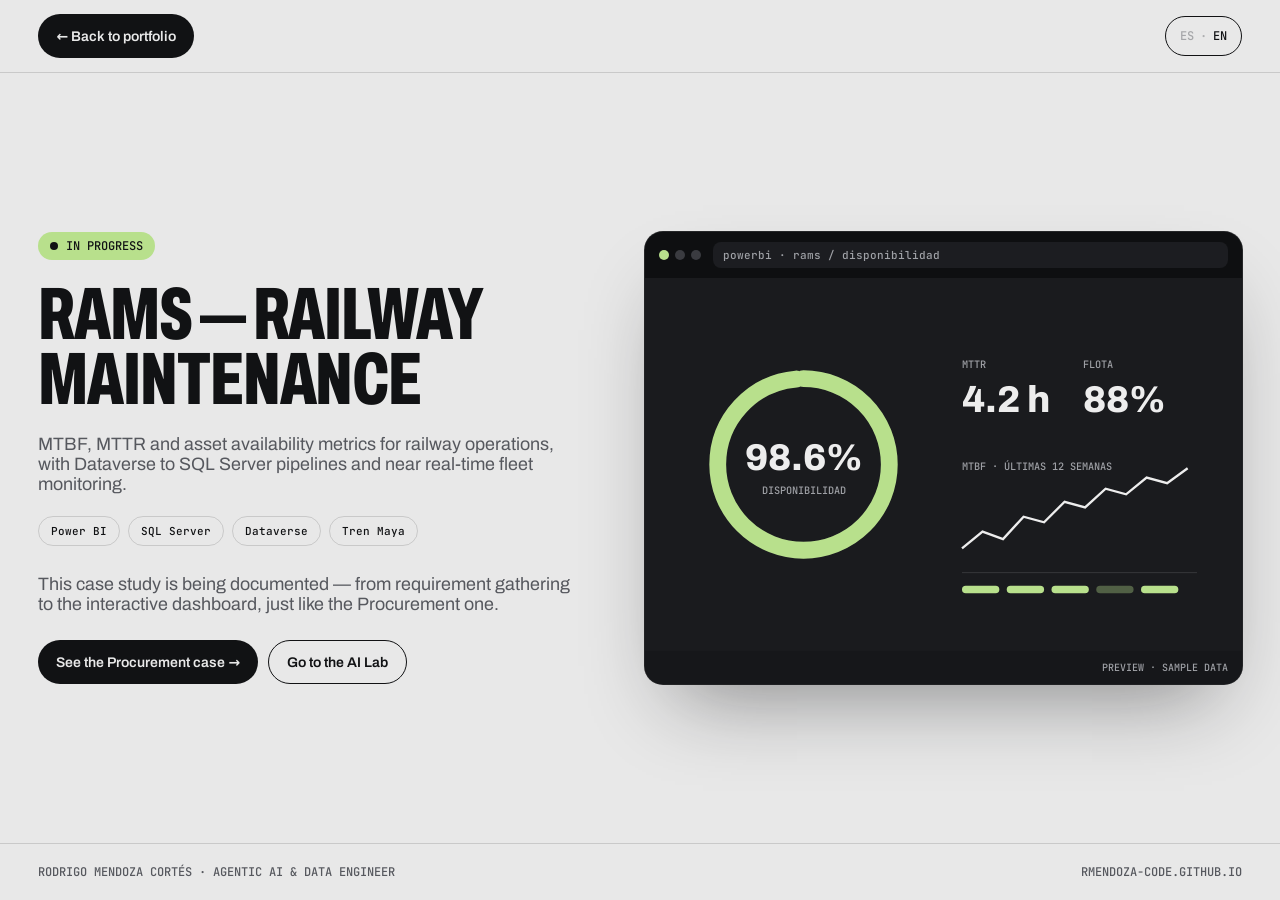
<file: dashboards/rams-mantenimiento.html>
<!DOCTYPE html>
<html lang="es">
<head>
<meta charset="UTF-8" />
<meta name="viewport" content="width=device-width, initial-scale=1.0" />
<meta name="referrer" content="strict-origin-when-cross-origin" />
<meta name="robots" content="noindex, follow" />
<meta name="theme-color" content="#E8E8E8" />
<meta http-equiv="Content-Security-Policy" content="default-src 'self'; script-src 'self' 'unsafe-inline'; style-src 'self' 'unsafe-inline'; font-src 'self'; img-src 'self' data:; object-src 'none'; base-uri 'self'" />
<title>RAMS — Mantenimiento ferroviario · Rodrigo Mendoza Cortés</title>
<link rel="icon" href="../assets/site/img/favicon.svg" type="image/svg+xml" />
<style>
@font-face{font-family:"Archivo";src:url(../assets/site/fonts/archivo-wdth.woff2) format("woff2");font-weight:100 900;font-stretch:62% 125%;font-display:swap}
@font-face{font-family:"JBMono";src:url(../assets/site/fonts/jetbrains-mono-500.woff2) format("woff2");font-weight:500;font-display:swap}
:root{--paper:#E8E8E8;--ink:#111214;--muted:#56585E;--line:rgba(17,18,20,.14);--pen:#3B4FE0;--lime:#B8E08C;--gut:clamp(16px,3vw,48px);--ease:cubic-bezier(.76,0,.24,1)}
*{margin:0;padding:0;box-sizing:border-box}
body{min-height:100svh;background:var(--paper);color:var(--ink);font-family:"Archivo",system-ui,sans-serif;-webkit-font-smoothing:antialiased;display:flex;flex-direction:column}
a{color:inherit;text-decoration:none}
.mono{font-family:"JBMono",ui-monospace,monospace;font-size:12px;text-transform:uppercase}
.top{display:flex;justify-content:space-between;align-items:center;gap:16px;padding:14px var(--gut);border-bottom:1px solid var(--line)}
.btn{display:inline-flex;align-items:center;gap:10px;min-height:44px;padding:0 18px;border-radius:999px;background:var(--ink);color:var(--paper);font-weight:600;font-size:14px;transition:background-color .3s}
.btn:hover{background:var(--pen)}
.btn--ghost{background:transparent;color:var(--ink);border:1px solid var(--ink)}
.btn--ghost:hover{background:var(--ink);color:var(--paper)}
.lang-toggle{display:inline-flex;align-items:center;gap:6px;min-height:40px;padding:0 14px;border:1px solid var(--ink);border-radius:999px;background:transparent;color:var(--muted);cursor:pointer;font-family:"JBMono",monospace;font-size:12px}
.lang-toggle [data-lang]{opacity:.45}.lang-toggle [data-lang].on{opacity:1;color:var(--ink)}.lang-sep{opacity:.4}
main{flex:1;display:grid;grid-template-columns:minmax(0,1fr) minmax(0,1.1fr);gap:clamp(24px,5vw,72px);align-items:center;padding:clamp(40px,7vw,96px) var(--gut)}
.badge{display:inline-flex;align-items:center;gap:8px;padding:6px 12px;border-radius:999px;background:var(--lime);color:var(--ink)}
.badge::before{content:"";width:8px;height:8px;border-radius:50%;background:var(--ink);animation:p 1.6s ease-in-out infinite}
@keyframes p{50%{opacity:.25}}
h1{font-weight:800;font-stretch:62%;text-transform:uppercase;font-size:clamp(44px,5.8vw,96px);line-height:.88;letter-spacing:-.015em;margin:22px 0 22px}
.lead{font-size:clamp(17px,1.4vw,20px);color:var(--muted);max-width:34em}
.tags{display:flex;flex-wrap:wrap;gap:8px;margin:22px 0 28px}
.tags span{font-family:"JBMono",monospace;font-size:11px;padding:7px 12px;border:1px solid var(--line);border-radius:999px}
.actions{display:flex;flex-wrap:wrap;gap:10px}
.win{background:#16171A;border-radius:18px;overflow:hidden;box-shadow:0 40px 80px -30px rgba(17,18,20,.45),0 0 0 1px rgba(17,18,20,.9)}
.bar{display:flex;align-items:center;gap:12px;height:46px;padding:0 14px;background:#0E0F11;color:#9FA1A6}
.dots{display:flex;gap:6px}.dots i{width:10px;height:10px;border-radius:50%;background:#3A3B40}.dots i:first-child{background:var(--lime)}
.url{flex:1;background:#1C1D21;border-radius:8px;padding:6px 10px;font-size:11px;text-transform:none;white-space:nowrap;overflow:hidden;text-overflow:ellipsis}
.win svg{display:block;width:100%;height:auto}
.note{padding:10px 14px;color:#9FA1A6;font-size:10px;text-align:right;background:#16171A}
footer{padding:20px var(--gut);border-top:1px solid var(--line);color:var(--muted);display:flex;justify-content:space-between;gap:12px;flex-wrap:wrap}
:focus-visible{outline:2px solid var(--pen);outline-offset:3px}
@media(max-width:860px){main{grid-template-columns:1fr}}
</style>
</head>
<body>
<header class="top">
  <a class="btn" href="../index.html#dashboards">← Volver al portafolio</a>
  <span data-lang-toggle-here></span>
</header>
<main>
  <div>
    <span class="badge mono">En construcción</span>
    <h1>RAMS — Mantenimiento ferroviario</h1>
    <p class="lead">Indicadores MTBF, MTTR y disponibilidad de activos para operación ferroviaria, con pipelines de Dataverse a SQL Server y monitoreo de flota en tiempo casi real.</p>
    <div class="tags"><span>Power BI</span><span>SQL Server</span><span>Dataverse</span><span>Tren Maya</span></div>
    <p class="lead">Este caso de estudio se está documentando — del levantamiento del requerimiento al dashboard interactivo, igual que el de Procurement.</p>
    <div class="actions" style="margin-top:26px">
      <a class="btn" href="procurement-analytics.html">Ver el caso de Procurement →</a>
      <a class="btn btn--ghost" href="../index.html#ai-lab">Ir al AI Lab</a>
    </div>
  </div>
  <div class="win" aria-hidden="true">
    <div class="bar"><span class="dots"><i></i><i></i><i></i></span><span class="url mono">powerbi · rams / disponibilidad</span></div>
    <svg viewBox="0 0 640 400" preserveAspectRatio="xMidYMid meet" aria-hidden="true">
          <rect width="640" height="400" fill="#1A1B1E"/>
          <circle cx="170" cy="200" r="92" fill="none" stroke="#2D2E32" stroke-width="18"/>
          <circle  pathLength="1" cx="170" cy="200" r="92" fill="none" stroke="#B8E08C" stroke-width="18" stroke-linecap="round" transform="rotate(-90 170 200)" style="stroke-dasharray:.986 1"/>
          <text x="170" y="206" text-anchor="middle" font-family="Archivo,sans-serif" font-size="40" font-weight="800" fill="#EDEDED">98.6%</text>
          <text x="170" y="232" text-anchor="middle" font-family="JBMono,monospace" font-size="11" fill="#9FA1A6">DISPONIBILIDAD</text>
          <g font-family="JBMono,monospace" font-size="11" fill="#9FA1A6"><text x="340" y="96">MTTR</text><text x="470" y="96">FLOTA</text></g>
          <text x="340" y="144" font-family="Archivo,sans-serif" font-size="40" font-weight="800" fill="#EDEDED">4.2 h</text>
          <text x="470" y="144" font-family="Archivo,sans-serif" font-size="40" font-weight="800" fill="#EDEDED">88%</text>
          <text x="340" y="206" font-family="JBMono,monospace" font-size="11" fill="#9FA1A6">MTBF · ÚLTIMAS 12 SEMANAS</text>
          <path d="M340 290 L362 272 L384 280 L406 256 L428 262 L450 240 L472 246 L494 226 L516 232 L538 214 L560 220 L582 204" fill="none" stroke="#EDEDED" stroke-width="2.5"  pathLength="1"/>
          <path d="M340 316H592" stroke="rgba(237,237,237,.14)"/>
          <g fill="#B8E08C"><rect x="340" y="330" width="40" height="8" rx="4"/><rect x="388" y="330" width="40" height="8" rx="4"/><rect x="436" y="330" width="40" height="8" rx="4"/><rect x="484" y="330" width="40" height="8" rx="4" opacity=".35"/><rect x="532" y="330" width="40" height="8" rx="4"/></g>
        </svg>
    <div class="note mono">Vista previa · datos de muestra</div>
  </div>
</main>
<footer class="mono"><span>Rodrigo Mendoza Cortés · Agentic AI &amp; Data Engineer</span><a href="../index.html">rmendoza-code.github.io</a></footer>
<script src="../assets/i18n.js?v=20261018"></script>
<script>
I18N.register({
  "← Volver al portafolio": "← Back to portfolio",
  "En construcción": "In progress",
  "RAMS — Mantenimiento ferroviario": "RAMS — Railway maintenance",
  "Indicadores MTBF, MTTR y disponibilidad de activos para operación ferroviaria, con pipelines de Dataverse a SQL Server y monitoreo de flota en tiempo casi real.": "MTBF, MTTR and asset availability metrics for railway operations, with Dataverse to SQL Server pipelines and near real-time fleet monitoring.",
  "Este caso de estudio se está documentando — del levantamiento del requerimiento al dashboard interactivo, igual que el de Procurement.": "This case study is being documented — from requirement gathering to the interactive dashboard, just like the Procurement one.",
  "Ver el caso de Procurement →": "See the Procurement case →",
  "Ir al AI Lab": "Go to the AI Lab",
  "Vista previa · datos de muestra": "Preview · sample data"
});
I18N.init();
</script>
</body>
</html>
</file>
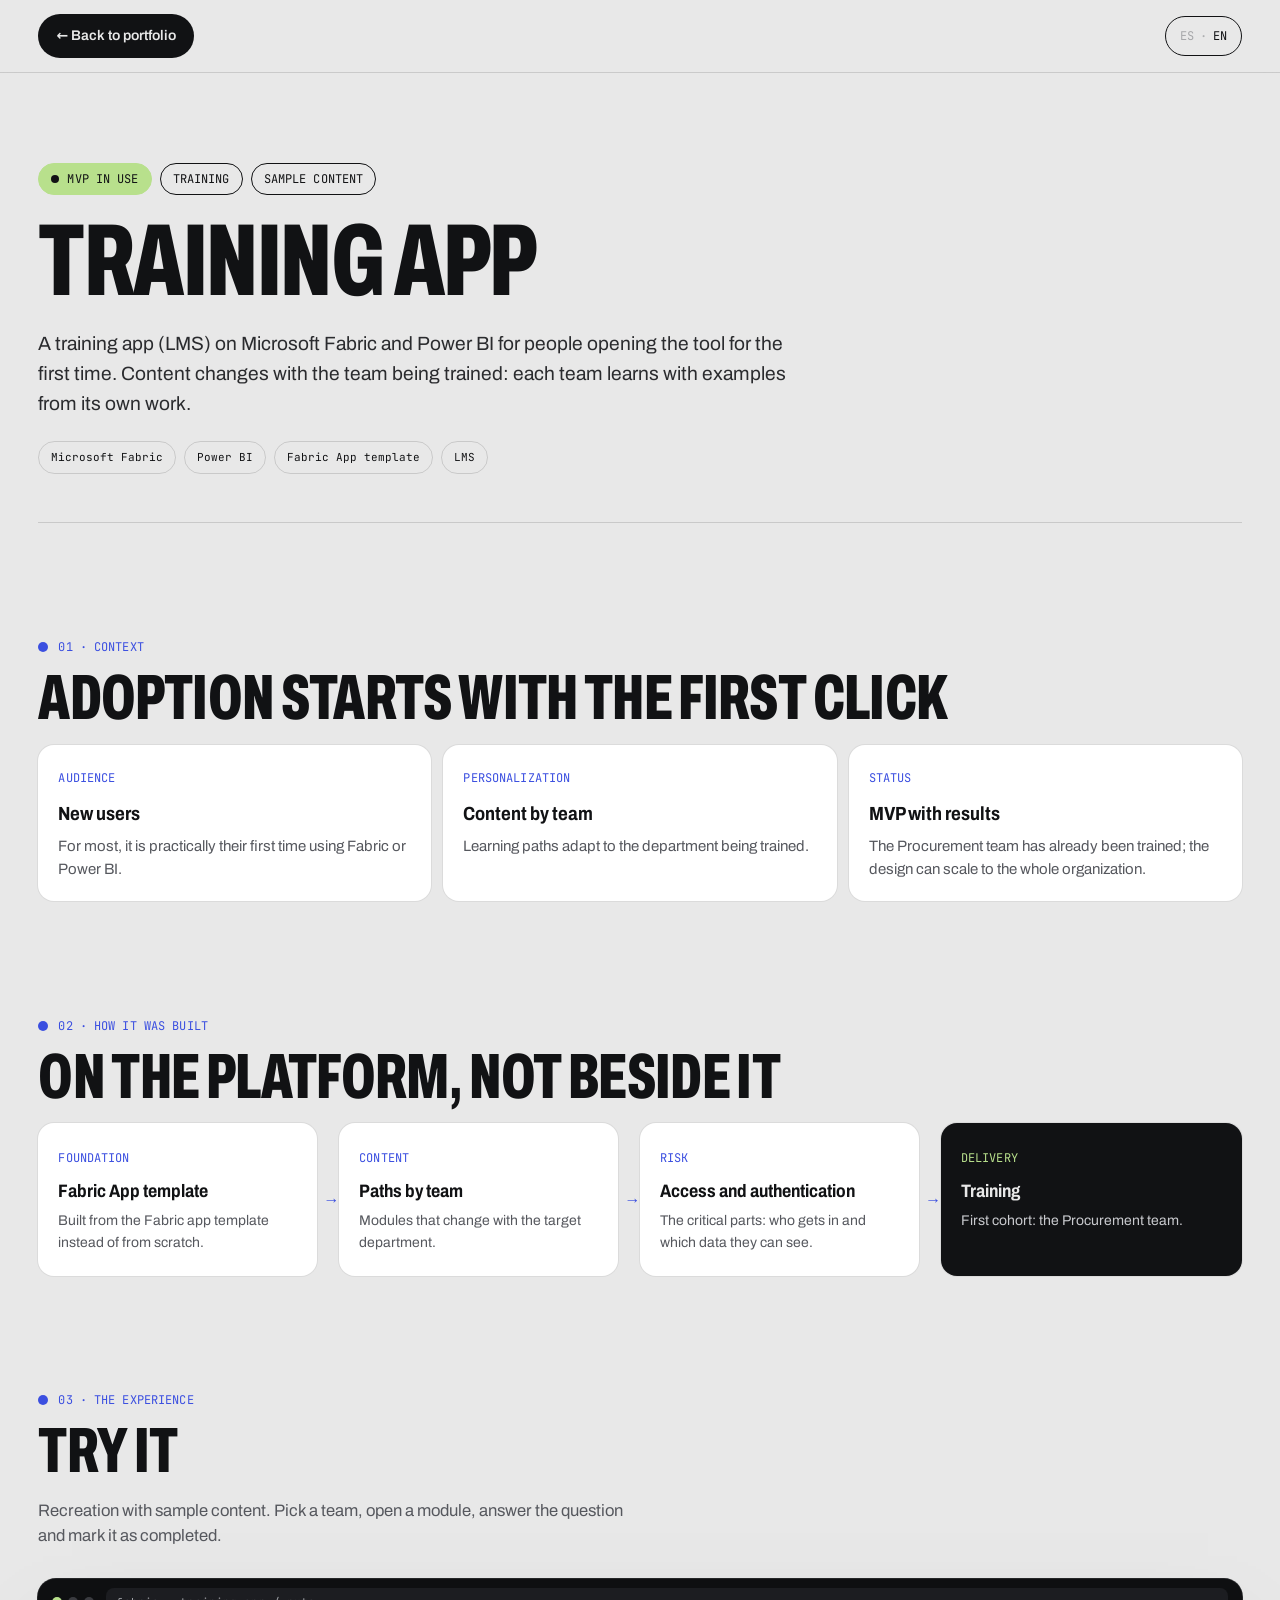
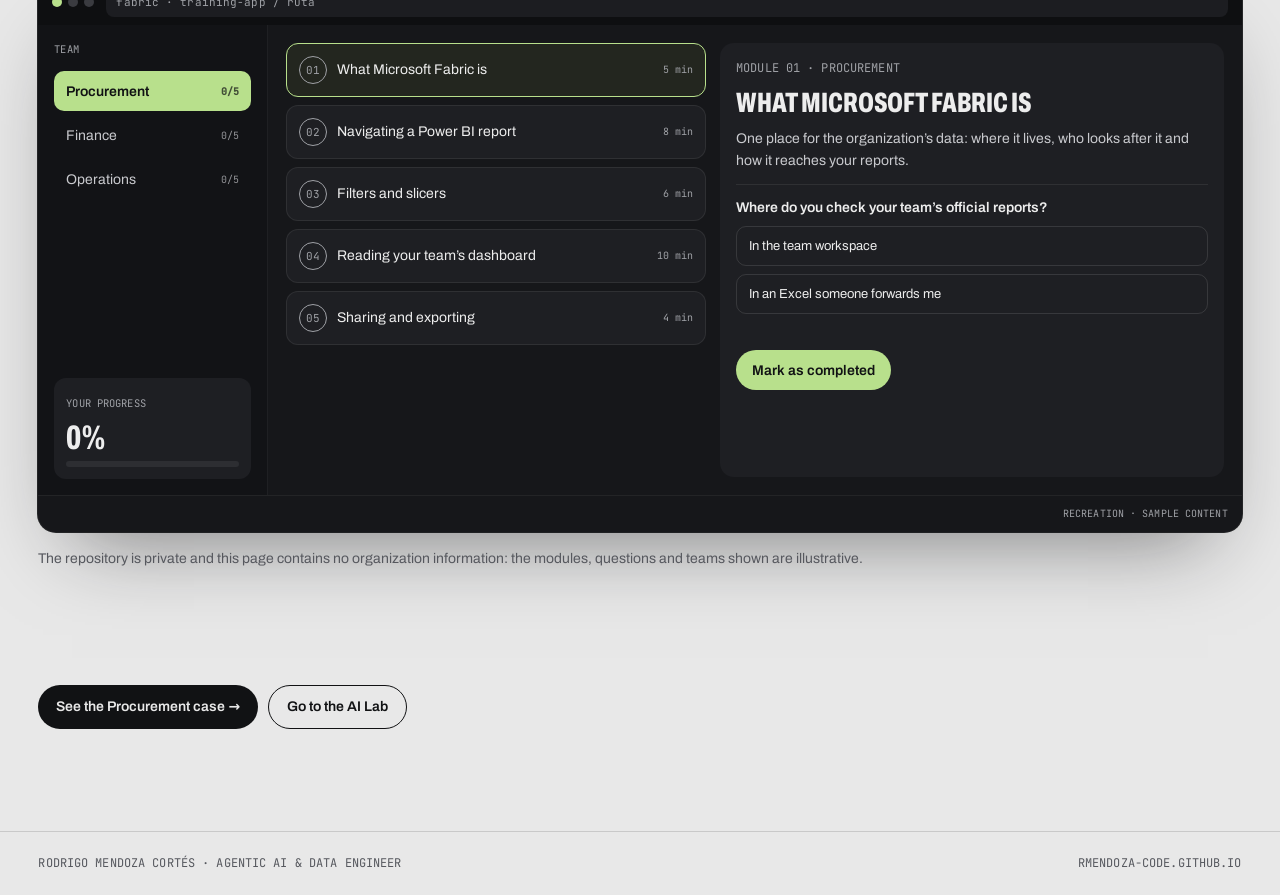
<file: dashboards/training-app.html>
<!DOCTYPE html>
<html lang="es">
<head>
<meta charset="UTF-8" />
<meta name="viewport" content="width=device-width, initial-scale=1.0" />
<meta name="referrer" content="strict-origin-when-cross-origin" />
<meta name="robots" content="index, follow" />
<meta name="theme-color" content="#E8E8E8" />
<meta http-equiv="Content-Security-Policy" content="default-src 'self'; script-src 'self' 'unsafe-inline'; style-src 'self' 'unsafe-inline'; font-src 'self'; img-src 'self' data:; object-src 'none'; base-uri 'self'" />
<title>Training App (LMS) · Rodrigo Mendoza Cortés</title>
<meta name="description" content="Caso: app de entrenamiento (LMS) sobre Microsoft Fabric y Power BI para usuarios que usan la herramienta por primera vez. Recreación con contenido de muestra." />
<link rel="canonical" href="https://rmendoza-code.github.io/dashboards/training-app.html" />
<meta property="og:image" content="https://rmendoza-code.github.io/assets/og-image.png" />
<link rel="icon" href="../assets/site/img/favicon.svg" type="image/svg+xml" />
<link rel="stylesheet" href="../assets/site/case.css?v=20261018" />
<style>
.lms{display:grid;grid-template-columns:230px 1fr;min-height:470px}
.lms__side{background:#121316;padding:16px;display:flex;flex-direction:column;gap:14px;border-right:1px solid rgba(237,237,237,.06)}
.lms__side .mono{color:var(--dk-muted);font-size:10.5px}
.areas{display:flex;flex-direction:column;gap:4px}
.areas button{text-align:left;font:inherit;font-size:14px;min-height:40px;padding:0 12px;border:0;border-radius:10px;background:transparent;color:#C9CACE;cursor:pointer;display:flex;justify-content:space-between;align-items:center}
.areas button:hover{background:#1E1F23;color:#fff}
.areas button.on{background:var(--lime);color:var(--ink);font-weight:600}
.areas small{font-family:"JBMono",monospace;font-size:10px;opacity:.7}
.prog{margin-top:auto;background:#1E1F23;border-radius:12px;padding:12px}
.prog b{display:block;font-weight:800;font-stretch:66%;font-size:34px;line-height:1;margin:6px 0}
.prog i{display:block;height:6px;border-radius:3px;background:#2D2E32;position:relative;overflow:hidden}
.prog i::after{content:"";position:absolute;inset:0;width:var(--p);background:var(--lime);transition:width .6s var(--ease-out)}
.lms__main{padding:18px;display:grid;grid-template-columns:1fr 1.2fr;gap:14px}
.path{list-style:none;display:flex;flex-direction:column;gap:8px}
.path button{width:100%;text-align:left;font:inherit;display:grid;grid-template-columns:28px 1fr auto;gap:10px;align-items:center;padding:12px;border-radius:12px;border:1px solid rgba(237,237,237,.08);background:#1E1F23;color:#EDEDED;cursor:pointer}
.path button:hover{border-color:rgba(184,224,140,.5)}
.path button.on{border-color:var(--lime);background:#23261F}
.path .n{width:28px;height:28px;border-radius:50%;display:grid;place-items:center;font-family:"JBMono",monospace;font-size:11px;border:1.5px solid var(--dk-muted);color:var(--dk-muted)}
.path .done .n{background:var(--lime);border-color:var(--lime);color:var(--ink)}
.path .t{font-size:14px;line-height:1.25}
.path .d{font-family:"JBMono",monospace;font-size:10px;color:var(--dk-muted)}
.lesson{background:#1E1F23;border-radius:14px;padding:16px;display:flex;flex-direction:column;gap:12px}
.lesson h3{font-weight:800;font-stretch:66%;text-transform:uppercase;font-size:28px;line-height:.95}
.lesson p{font-size:14px;color:#C9CACE}
.quiz{border-top:1px solid rgba(237,237,237,.08);padding-top:12px;display:flex;flex-direction:column;gap:8px}
.quiz .q{font-size:14px;font-weight:600}
.quiz button{text-align:left;font:inherit;font-size:13px;min-height:40px;padding:0 12px;border-radius:10px;border:1px solid rgba(237,237,237,.12);background:transparent;color:#EDEDED;cursor:pointer}
.quiz button.ok{border-color:var(--lime);background:rgba(184,224,140,.15)}
.quiz button.no{border-color:#FF8A7A;background:rgba(255,138,122,.12)}
.fb{font-family:"JBMono",monospace;font-size:11px;min-height:16px;color:var(--lime)}
.complete{align-self:flex-start;min-height:40px;padding:0 16px;border-radius:999px;border:0;background:var(--lime);color:var(--ink);font:inherit;font-weight:600;font-size:14px;cursor:pointer}
@media(max-width:900px){.lms{grid-template-columns:1fr}.lms__main{grid-template-columns:1fr}}
</style>
</head>
<body>
<header class="top">
  <a class="btn" href="../index.html#dashboards">← Volver al portafolio</a>
  <span data-lang-toggle-here></span>
</header>

<main class="wrap">
  <section class="hero">
    <div class="kick"><span class="pill pill--lime pill--dot mono">MVP en uso</span><span class="pill mono">Capacitación</span><span class="pill mono">Contenido de muestra</span></div>
    <h1>Training App</h1>
    <p class="lead">Una app de entrenamiento (LMS) sobre Microsoft Fabric y Power BI para personas que abren la herramienta por primera vez. El contenido cambia según el área que se quiere entrenar: cada equipo aprende con los ejemplos de su propio trabajo.</p>
    <div class="tags"><span>Microsoft Fabric</span><span>Power BI</span><span>Fabric App template</span><span>LMS</span></div>
  </section>

  <section class="sec">
    <div class="topic mono">01 · Contexto</div>
    <h2>Adopción empieza por el primer clic</h2>
    <div class="grid3">
      <div class="fact"><span class="mono">Audiencia</span><b>Usuarios nuevos</b><p>Para la mayoría es prácticamente su primera vez usando Fabric o Power BI.</p></div>
      <div class="fact"><span class="mono">Personalización</span><b>Contenido por área</b><p>Las rutas se adaptan al departamento que se va a entrenar.</p></div>
      <div class="fact"><span class="mono">Estado</span><b>MVP con resultados</b><p>Ya se capacitó al equipo de Procurement; el diseño permite escalar a toda la organización.</p></div>
    </div>
  </section>

  <section class="sec">
    <div class="topic mono">02 · Cómo se construyó</div>
    <h2>Sobre la plataforma, no al lado</h2>
    <div class="flow">
      <div class="step"><span class="mono">Base</span><b>Fabric App template</b><p>Se partió del template de apps de Fabric en lugar de construir desde cero.</p></div>
      <div class="step"><span class="mono">Contenido</span><b>Rutas por área</b><p>Módulos que cambian según el departamento destino.</p></div>
      <div class="step"><span class="mono">Riesgo</span><b>Acceso y autenticación</b><p>Las partes críticas: quién entra y a qué datos puede ver.</p></div>
      <div class="step"><span class="mono">Entrega</span><b>Capacitación</b><p>Primera generación: equipo de Procurement.</p></div>
    </div>
  </section>

  <section class="sec">
    <div class="topic mono">03 · La experiencia</div>
    <h2>Pruébala</h2>
    <p class="intro">Recreación con contenido de muestra. Elige un área, abre un módulo, responde la pregunta y márcalo como completado.</p>
    <div class="win">
      <div class="win__bar"><span class="dots"><i></i><i></i><i></i></span><span class="url mono">fabric · training-app / ruta</span></div>
      <div class="lms">
        <aside class="lms__side">
          <span class="mono">Área</span>
          <div class="areas" id="areas"></div>
          <div class="prog"><span class="mono">Tu avance</span><b id="pct">0%</b><i id="bar" style="--p:0%"></i></div>
        </aside>
        <div class="lms__main">
          <ol class="path" id="path"></ol>
          <div class="lesson" id="lesson" aria-live="polite"></div>
        </div>
      </div>
      <div class="win__foot mono">Recreación · contenido de muestra</div>
    </div>
    <p class="note">El repositorio es privado y esta página no contiene información de la organización: los módulos, preguntas y áreas mostrados son ilustrativos.</p>
  </section>

  <div style="display:flex;gap:10px;flex-wrap:wrap">
    <a class="btn" href="procurement-analytics.html">Ver el caso de Procurement →</a>
    <a class="btn btn--ghost" href="../index.html#ai-lab">Ir al AI Lab</a>
  </div>
</main>
<footer class="mono"><span>Rodrigo Mendoza Cortés · Agentic AI &amp; Data Engineer</span><a href="../index.html">rmendoza-code.github.io</a></footer>

<script>
(function(){
  var EN=function(){return document.documentElement.lang==='en'};
  var DATA={
    es:{areas:['Procurement','Finanzas','Operaciones'],mods:[
      {t:'Qué es Microsoft Fabric',d:'5 min',p:'Un solo lugar para los datos de la organización: dónde viven, quién los cuida y cómo llegan a tus reportes.',q:'¿Dónde consultas los reportes oficiales de tu área?',o:['En el workspace del área','En un Excel que me reenvían'],a:0},
      {t:'Navegar un reporte de Power BI',d:'8 min',p:'Páginas, visuales y cómo moverte sin perder el contexto de lo que estás revisando.',q:'Si haces clic en una barra, ¿qué pasa con los demás visuales?',o:['Se filtran por esa selección','No cambia nada'],a:0},
      {t:'Filtros y segmentaciones',d:'6 min',p:'Cómo acotar por fecha, categoría o responsable y regresar a la vista completa.',q:'¿Qué haces para volver a ver todo?',o:['Cerrar el reporte','Limpiar los filtros'],a:1},
      {t:'Leer el tablero de tu área',d:'10 min',p:'Qué significa cada KPI, cuál es su meta y qué hacer cuando está en rojo.',q:'Un KPI en rojo significa…',o:['Que está fuera de la meta','Que el reporte falló'],a:0},
      {t:'Compartir y exportar',d:'4 min',p:'Comparte la liga en lugar de capturas: así todos ven la misma cifra actualizada.',q:'¿Qué conviene compartir?',o:['Una captura de pantalla','La liga al reporte'],a:1}]},
    en:{areas:['Procurement','Finance','Operations'],mods:[
      {t:'What Microsoft Fabric is',d:'5 min',p:'One place for the organization’s data: where it lives, who looks after it and how it reaches your reports.',q:'Where do you check your team’s official reports?',o:['In the team workspace','In an Excel someone forwards me'],a:0},
      {t:'Navigating a Power BI report',d:'8 min',p:'Pages, visuals and how to move around without losing the context of what you are reviewing.',q:'If you click a bar, what happens to the other visuals?',o:['They filter by that selection','Nothing changes'],a:0},
      {t:'Filters and slicers',d:'6 min',p:'How to narrow by date, category or owner and get back to the full view.',q:'How do you see everything again?',o:['Close the report','Clear the filters'],a:1},
      {t:'Reading your team’s dashboard',d:'10 min',p:'What each KPI means, what its target is and what to do when it turns red.',q:'A red KPI means…',o:['It is off target','The report failed'],a:0},
      {t:'Sharing and exporting',d:'4 min',p:'Share the link instead of screenshots: everyone sees the same, up-to-date number.',q:'What should you share?',o:['A screenshot','The link to the report'],a:1}]}
  };
  var state={area:0,mod:0,done:[{},{},{}]};
  var $=function(id){return document.getElementById(id)};
  function L(){return EN()?DATA.en:DATA.es}
  function render(){
    var d=L(), done=state.done[state.area], n=Object.keys(done).length, tot=d.mods.length;
    $('areas').innerHTML=d.areas.map(function(a,i){var c=Object.keys(state.done[i]).length;return '<button type="button" class="'+(i===state.area?'on':'')+'" data-i="'+i+'" data-no-i18n>'+a+'<small>'+c+'/'+tot+'</small></button>'}).join('');
    [].forEach.call($('areas').querySelectorAll('button'),function(b){b.onclick=function(){state.area=+b.dataset.i;state.mod=0;render()}});
    $('pct').textContent=Math.round(n/tot*100)+'%'; $('bar').style.setProperty('--p',(n/tot*100)+'%');
    $('path').innerHTML=d.mods.map(function(m,i){return '<li class="'+(done[i]?'done':'')+'"><button type="button" class="'+(i===state.mod?'on':'')+'" data-i="'+i+'" data-no-i18n><span class="n">'+(done[i]?'✓':('0'+(i+1)))+'</span><span class="t">'+m.t+'</span><span class="d">'+m.d+'</span></button></li>'}).join('');
    [].forEach.call($('path').querySelectorAll('button'),function(b){b.onclick=function(){state.mod=+b.dataset.i;render()}});
    var m=d.mods[state.mod];
    $('lesson').innerHTML='<span class="mono" style="color:var(--dk-muted)" data-no-i18n>'+(EN()?'Module ':'Módulo ')+'0'+(state.mod+1)+' · '+d.areas[state.area]+'</span><h3 data-no-i18n>'+m.t+'</h3><p data-no-i18n>'+m.p+'</p><div class="quiz" data-no-i18n><div class="q">'+m.q+'</div>'+m.o.map(function(o,i){return '<button type="button" data-i="'+i+'">'+o+'</button>'}).join('')+'<div class="fb" id="fb"></div></div><button type="button" class="complete" id="complete" data-no-i18n>'+(done[state.mod]?(EN()?'Completed ✓':'Completado ✓'):(EN()?'Mark as completed':'Marcar como completado'))+'</button>';
    [].forEach.call($('lesson').querySelectorAll('.quiz button'),function(b){b.onclick=function(){var ok=+b.dataset.i===m.a;b.classList.add(ok?'ok':'no');$('fb').textContent=ok?(EN()?'Correct':'Correcto'):(EN()?'Try again':'Intenta de nuevo');$('fb').style.color=ok?'var(--lime)':'#FF8A7A'}});
    $('complete').onclick=function(){done[state.mod]=1; if(state.mod<tot-1) state.mod++; render()};
  }
  window.renderLMS=render; render();
  document.addEventListener('languagechange',render);
})();
</script>
<script src="../assets/i18n.js?v=20261018"></script>
<script>
I18N.register({
  "← Volver al portafolio":"← Back to portfolio","MVP en uso":"MVP in use","Contenido de muestra":"Sample content",
  "Una app de entrenamiento (LMS) sobre Microsoft Fabric y Power BI para personas que abren la herramienta por primera vez. El contenido cambia según el área que se quiere entrenar: cada equipo aprende con los ejemplos de su propio trabajo.":"A training app (LMS) on Microsoft Fabric and Power BI for people opening the tool for the first time. Content changes with the team being trained: each team learns with examples from its own work.",
  "01 · Contexto":"01 · Context","Adopción empieza por el primer clic":"Adoption starts with the first click",
  "Capacitación":"Training","Audiencia":"Audience","Usuarios nuevos":"New users","Para la mayoría es prácticamente su primera vez usando Fabric o Power BI.":"For most, it is practically their first time using Fabric or Power BI.",
  "Personalización":"Personalization","Contenido por área":"Content by team","Las rutas se adaptan al departamento que se va a entrenar.":"Learning paths adapt to the department being trained.",
  "Estado":"Status","MVP con resultados":"MVP with results","Ya se capacitó al equipo de Procurement; el diseño permite escalar a toda la organización.":"The Procurement team has already been trained; the design can scale to the whole organization.",
  "02 · Cómo se construyó":"02 · How it was built","Sobre la plataforma, no al lado":"On the platform, not beside it",
  "Base":"Foundation","Se partió del template de apps de Fabric en lugar de construir desde cero.":"Built from the Fabric app template instead of from scratch.",
  "Contenido":"Content","Rutas por área":"Paths by team","Módulos que cambian según el departamento destino.":"Modules that change with the target department.",
  "Riesgo":"Risk","Acceso y autenticación":"Access and authentication","Las partes críticas: quién entra y a qué datos puede ver.":"The critical parts: who gets in and which data they can see.",
  "Entrega":"Delivery","Capacitación":"Training","Primera generación: equipo de Procurement.":"First cohort: the Procurement team.",
  "03 · La experiencia":"03 · The experience","Pruébala":"Try it",
  "Recreación con contenido de muestra. Elige un área, abre un módulo, responde la pregunta y márcalo como completado.":"Recreation with sample content. Pick a team, open a module, answer the question and mark it as completed.",
  "Área":"Team","Tu avance":"Your progress","Recreación · contenido de muestra":"Recreation · sample content",
  "El repositorio es privado y esta página no contiene información de la organización: los módulos, preguntas y áreas mostrados son ilustrativos.":"The repository is private and this page contains no organization information: the modules, questions and teams shown are illustrative.",
  "Ver el caso de Procurement →":"See the Procurement case →","Ir al AI Lab":"Go to the AI Lab"
});
I18N.init();
</script>
</body>
</html>
</file>
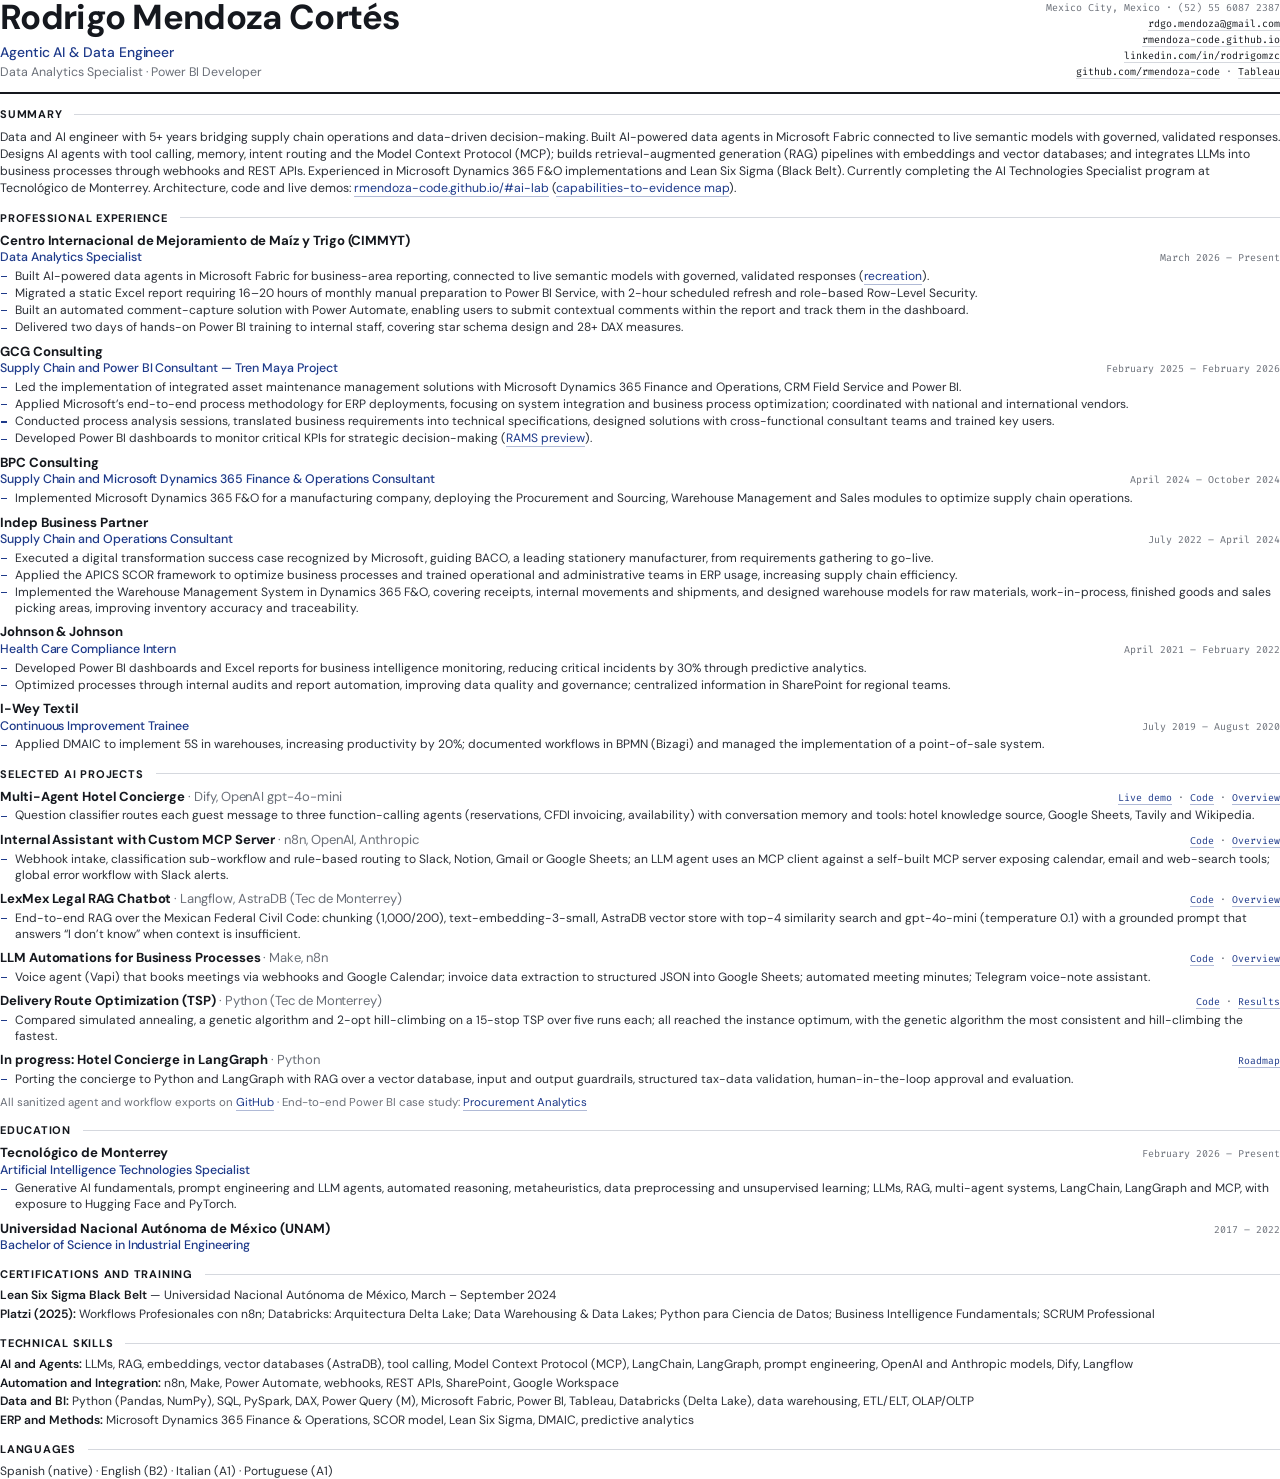
<file: tools/cv/cv.html>
<!doctype html>
<html lang="en">
<head>
<meta charset="utf-8">
<title>Rodrigo Mendoza Cortés — Resume</title>
<meta name="author" content="Rodrigo Mendoza Cortés">
<meta name="description" content="Agentic AI and Data Engineer. LLMs, RAG, AI agents, MCP, Microsoft Fabric, Power BI.">
<style>
@font-face{font-family:"DMS";src:url(fonts/dm-sans-latin-400-normal.woff2) format("woff2");font-weight:400;font-style:normal}
@font-face{font-family:"DMS";src:url(fonts/dm-sans-latin-400-italic.woff2) format("woff2");font-weight:400;font-style:italic}
@font-face{font-family:"DMS";src:url(fonts/dm-sans-latin-500-normal.woff2) format("woff2");font-weight:500;font-style:normal}
@font-face{font-family:"DMS";src:url(fonts/dm-sans-latin-600-normal.woff2) format("woff2");font-weight:600;font-style:normal}
@font-face{font-family:"DMS";src:url(fonts/dm-sans-latin-700-normal.woff2) format("woff2");font-weight:700;font-style:normal}
@font-face{font-family:"FC";src:url(fonts/fira-code-latin-400-normal.woff2) format("woff2");font-weight:400}
@font-face{font-family:"FC";src:url(fonts/fira-code-latin-500-normal.woff2) format("woff2");font-weight:500}
@page{size:Letter;margin:0.46in 0.58in 0.44in}
:root{--ink:#15181E;--text:#2B2F37;--muted:#6B7079;--rule:#D5D8DE;--accent:#1E3A8A}
*{box-sizing:border-box;margin:0;padding:0}
body{font-family:"DMS",Arial,sans-serif;color:var(--text);font-size:9.05pt;line-height:1.32;font-kerning:normal;-webkit-print-color-adjust:exact;print-color-adjust:exact}
a{color:var(--accent);text-decoration:none;border-bottom:.5pt solid rgba(30,58,138,.35)}
header{display:flex;justify-content:space-between;align-items:flex-end;gap:18pt;padding-bottom:9pt;border-bottom:1.6pt solid var(--ink);margin-bottom:2pt}
h1{font-size:26pt;font-weight:700;letter-spacing:-.02em;line-height:1;color:var(--ink)}
.headline{font-size:10.4pt;font-weight:500;color:var(--accent);margin-top:5pt;letter-spacing:-.005em}
.contact{flex:none;text-align:right;font-family:"FC",monospace;font-size:7.5pt;line-height:1.6;color:var(--muted)}
.contact a{color:var(--ink);border-bottom-color:var(--rule)}
.headline2{font-size:9.3pt;color:var(--muted);margin-top:2pt}
.contact span.sep{display:none}
.contact br{display:none}
.contact .ln{display:block}
h2{display:flex;align-items:center;gap:9pt;font-size:8.3pt;font-weight:700;letter-spacing:.07em;text-transform:uppercase;color:var(--ink);margin:10pt 0 5pt;break-after:avoid}
h2::after{content:"";flex:1;border-top:.5pt solid var(--rule)}
.summary{font-size:9.2pt;line-height:1.4;color:var(--text)}
.entry{margin-bottom:5pt;break-inside:avoid}
.row{display:flex;justify-content:space-between;align-items:baseline;gap:12pt}
.row .l{font-weight:700;color:var(--ink);font-size:9.9pt;letter-spacing:-.005em}
.row .r{white-space:nowrap;font-family:"FC",monospace;font-size:7.5pt;color:var(--muted)}
.row.sub .l{font-weight:500;font-style:normal;color:var(--accent);font-size:9.3pt}
.row.sub .r{font-style:normal}
ul{margin:2.5pt 0 0 0;list-style:none}
li{position:relative;margin:.9pt 0;padding-left:11pt}
li::before{content:"";position:absolute;left:1pt;top:.6em;width:4pt;height:.8pt;background:var(--accent)}
.proj .row .l{font-size:9.8pt}
.proj .row .l .stack{font-weight:400;color:var(--muted)}
.links{font-family:"FC",monospace!important;font-size:7.4pt!important;color:var(--muted)}
.links a{color:var(--accent)}
.skills p{margin:2pt 0}
.skills b{font-weight:600;color:var(--ink)}
.note{font-size:8.6pt;color:var(--muted);margin-top:2pt}
.langs{color:var(--text)}
</style>
</head>
<body>

<header>
  <div><h1>Rodrigo Mendoza Cortés</h1>
  <div class="headline">Agentic AI &amp; Data Engineer</div><div class="headline2">Data Analytics Specialist · Power BI Developer</div></div>
  <div class="contact">
    <span class="ln">Mexico City, Mexico · (52) 55 6087 2387</span>
    <span class="ln"><a href="mailto:rdgo.mendoza@gmail.com">rdgo.mendoza@gmail.com</a></span>
    <span class="ln"><a href="https://rmendoza-code.github.io/">rmendoza-code.github.io</a></span>
    <span class="ln"><a href="https://www.linkedin.com/in/rodrigomzc/">linkedin.com/in/rodrigomzc</a></span>
    <span class="ln"><a href="https://github.com/rmendoza-code">github.com/rmendoza-code</a> · <a href="https://public.tableau.com/app/profile/rodrigo.mendoza.cort.s/vizzes">Tableau</a></span>
  </div>
</header>

<h2>Summary</h2>
<p class="summary">Data and AI engineer with 5+ years bridging supply chain operations and data-driven decision-making. Built AI-powered data agents in Microsoft Fabric connected to live semantic models with governed, validated responses. Designs AI agents with tool calling, memory, intent routing and the Model Context Protocol (MCP); builds retrieval-augmented generation (RAG) pipelines with embeddings and vector databases; and integrates LLMs into business processes through webhooks and REST APIs. Experienced in Microsoft Dynamics 365 F&amp;O implementations and Lean Six Sigma (Black Belt). Currently completing the AI Technologies Specialist program at Tecnológico de Monterrey. Architecture, code and live demos: <a href="https://rmendoza-code.github.io/#ai-lab">rmendoza-code.github.io/#ai-lab</a> (<a href="https://rmendoza-code.github.io/#capacidades">capabilities-to-evidence map</a>).</p>

<h2>Professional Experience</h2>

<div class="entry">
  <div class="row"><span class="l">Centro Internacional de Mejoramiento de Maíz y Trigo (CIMMYT)</span><span class="r"></span></div>
  <div class="row sub"><span class="l">Data Analytics Specialist</span><span class="r">March 2026 – Present</span></div>
  <ul>
    <li>Built AI-powered data agents in Microsoft Fabric for business-area reporting, connected to live semantic models with governed, validated responses (<a href="https://rmendoza-code.github.io/#lab-fabric">recreation</a>).</li>
    <li>Migrated a static Excel report requiring 16–20 hours of monthly manual preparation to Power BI Service, with 2-hour scheduled refresh and role-based Row-Level Security.</li>
    <li>Built an automated comment-capture solution with Power Automate, enabling users to submit contextual comments within the report and track them in the dashboard.</li>
    <li>Delivered two days of hands-on Power BI training to internal staff, covering star schema design and 28+ DAX measures.</li>
  </ul>
</div>

<div class="entry">
  <div class="row"><span class="l">GCG Consulting</span><span class="r"></span></div>
  <div class="row sub"><span class="l">Supply Chain and Power BI Consultant — Tren Maya Project</span><span class="r">February 2025 – February 2026</span></div>
  <ul>
    <li>Led the implementation of integrated asset maintenance management solutions with Microsoft Dynamics 365 Finance and Operations, CRM Field Service and Power BI.</li>
    <li>Applied Microsoft’s end-to-end process methodology for ERP deployments, focusing on system integration and business process optimization; coordinated with national and international vendors.</li>
    <li>Conducted process analysis sessions, translated business requirements into technical specifications, designed solutions with cross-functional consultant teams and trained key users.</li>
    <li>Developed Power BI dashboards to monitor critical KPIs for strategic decision-making (<a href="https://rmendoza-code.github.io/dashboards/rams-mantenimiento.html">RAMS preview</a>).</li>
  </ul>
</div>

<div class="entry">
  <div class="row"><span class="l">BPC Consulting</span><span class="r"></span></div>
  <div class="row sub"><span class="l">Supply Chain and Microsoft Dynamics 365 Finance &amp; Operations Consultant</span><span class="r">April 2024 – October 2024</span></div>
  <ul>
    <li>Implemented Microsoft Dynamics 365 F&amp;O for a manufacturing company, deploying the Procurement and Sourcing, Warehouse Management and Sales modules to optimize supply chain operations.</li>
  </ul>
</div>

<div class="entry">
  <div class="row"><span class="l">Indep Business Partner</span><span class="r"></span></div>
  <div class="row sub"><span class="l">Supply Chain and Operations Consultant</span><span class="r">July 2022 – April 2024</span></div>
  <ul>
    <li>Executed a digital transformation success case recognized by Microsoft, guiding BACO, a leading stationery manufacturer, from requirements gathering to go-live.</li>
    <li>Applied the APICS SCOR framework to optimize business processes and trained operational and administrative teams in ERP usage, increasing supply chain efficiency.</li>
    <li>Implemented the Warehouse Management System in Dynamics 365 F&amp;O, covering receipts, internal movements and shipments, and designed warehouse models for raw materials, work-in-process, finished goods and sales picking areas, improving inventory accuracy and traceability.</li>
  </ul>
</div>

<div class="entry">
  <div class="row"><span class="l">Johnson &amp; Johnson</span><span class="r"></span></div>
  <div class="row sub"><span class="l">Health Care Compliance Intern</span><span class="r">April 2021 – February 2022</span></div>
  <ul>
    <li>Developed Power BI dashboards and Excel reports for business intelligence monitoring, reducing critical incidents by 30% through predictive analytics.</li>
    <li>Optimized processes through internal audits and report automation, improving data quality and governance; centralized information in SharePoint for regional teams.</li>
  </ul>
</div>

<div class="entry">
  <div class="row"><span class="l">I-Wey Textil</span><span class="r"></span></div>
  <div class="row sub"><span class="l">Continuous Improvement Trainee</span><span class="r">July 2019 – August 2020</span></div>
  <ul>
    <li>Applied DMAIC to implement 5S in warehouses, increasing productivity by 20%; documented workflows in BPMN (Bizagi) and managed the implementation of a point-of-sale system.</li>
  </ul>
</div>

<h2>Selected AI Projects</h2>

<div class="entry proj">
  <div class="row"><span class="l">Multi-Agent Hotel Concierge <span class="stack">· Dify, OpenAI gpt-4o-mini</span></span><span class="r links"><a href="https://udify.app/chat/reiilNdcCMbuMkX2">Live demo</a> · <a href="https://github.com/rmendoza-code/rmendoza-code.github.io/tree/main/lab/hotel-casa-merida-dify">Code</a> · <a href="https://rmendoza-code.github.io/#lab-hotel">Overview</a></span></div>
  <ul><li>Question classifier routes each guest message to three function-calling agents (reservations, CFDI invoicing, availability) with conversation memory and tools: hotel knowledge source, Google Sheets, Tavily and Wikipedia.</li></ul>
</div>

<div class="entry proj">
  <div class="row"><span class="l">Internal Assistant with Custom MCP Server <span class="stack">· n8n, OpenAI, Anthropic</span></span><span class="r links"><a href="https://github.com/rmendoza-code/rmendoza-code.github.io/tree/main/lab/n8n-mcp-agentes">Code</a> · <a href="https://rmendoza-code.github.io/#lab-mcp">Overview</a></span></div>
  <ul><li>Webhook intake, classification sub-workflow and rule-based routing to Slack, Notion, Gmail or Google Sheets; an LLM agent uses an MCP client against a self-built MCP server exposing calendar, email and web-search tools; global error workflow with Slack alerts.</li></ul>
</div>

<div class="entry proj">
  <div class="row"><span class="l">LexMex Legal RAG Chatbot <span class="stack">· Langflow, AstraDB (Tec de Monterrey)</span></span><span class="r links"><a href="https://github.com/rmendoza-code/rmendoza-code.github.io/tree/main/lab/lexmex-rag-langflow">Code</a> · <a href="https://rmendoza-code.github.io/#lab-rag">Overview</a></span></div>
  <ul><li>End-to-end RAG over the Mexican Federal Civil Code: chunking (1,000/200), text-embedding-3-small, AstraDB vector store with top-4 similarity search and gpt-4o-mini (temperature 0.1) with a grounded prompt that answers “I don’t know” when context is insufficient.</li></ul>
</div>

<div class="entry proj">
  <div class="row"><span class="l">LLM Automations for Business Processes <span class="stack">· Make, n8n</span></span><span class="r links"><a href="https://github.com/rmendoza-code/rmendoza-code.github.io/tree/main/lab/make-automatizaciones-llm">Code</a> · <a href="https://rmendoza-code.github.io/#lab-auto">Overview</a></span></div>
  <ul><li>Voice agent (Vapi) that books meetings via webhooks and Google Calendar; invoice data extraction to structured JSON into Google Sheets; automated meeting minutes; Telegram voice-note assistant.</li></ul>
</div>

<div class="entry proj">
  <div class="row"><span class="l">Delivery Route Optimization (TSP) <span class="stack">· Python (Tec de Monterrey)</span></span><span class="r links"><a href="https://github.com/rmendoza-code/rmendoza-code.github.io/tree/main/lab/tsp-metaheuristicas">Code</a> · <a href="https://rmendoza-code.github.io/#tsp">Results</a></span></div>
  <ul><li>Compared simulated annealing, a genetic algorithm and 2-opt hill-climbing on a 15-stop TSP over five runs each; all reached the instance optimum, with the genetic algorithm the most consistent and hill-climbing the fastest.</li></ul>
</div>

<div class="entry proj">
  <div class="row"><span class="l">In progress: Hotel Concierge in LangGraph <span class="stack">· Python</span></span><span class="r links"><a href="https://rmendoza-code.github.io/#lab-langgraph">Roadmap</a></span></div>
  <ul><li>Porting the concierge to Python and LangGraph with RAG over a vector database, input and output guardrails, structured tax-data validation, human-in-the-loop approval and evaluation.</li></ul>
</div>

<p class="note">All sanitized agent and workflow exports on <a href="https://github.com/rmendoza-code/rmendoza-code.github.io/tree/main/lab">GitHub</a> · End-to-end Power BI case study: <a href="https://rmendoza-code.github.io/dashboards/procurement-analytics.html">Procurement Analytics</a></p>

<h2>Education</h2>
<div class="entry">
  <div class="row"><span class="l">Tecnológico de Monterrey</span><span class="r">February 2026 – Present</span></div>
  <div class="row sub"><span class="l">Artificial Intelligence Technologies Specialist</span><span class="r"></span></div>
  <ul><li>Generative AI fundamentals, prompt engineering and LLM agents, automated reasoning, metaheuristics, data preprocessing and unsupervised learning; LLMs, RAG, multi-agent systems, LangChain, LangGraph and MCP, with exposure to Hugging Face and PyTorch.</li></ul>
</div>
<div class="entry">
  <div class="row"><span class="l">Universidad Nacional Autónoma de México (UNAM)</span><span class="r">2017 – 2022</span></div>
  <div class="row sub"><span class="l">Bachelor of Science in Industrial Engineering</span><span class="r"></span></div>
</div>

<h2>Certifications and Training</h2>
<div class="skills">
  <p><b>Lean Six Sigma Black Belt</b> — Universidad Nacional Autónoma de México, March – September 2024</p>
  <p><b>Platzi (2025):</b> Workflows Profesionales con n8n; Databricks: Arquitectura Delta Lake; Data Warehousing &amp; Data Lakes; Python para Ciencia de Datos; Business Intelligence Fundamentals; SCRUM Professional</p>
</div>

<h2>Technical Skills</h2>
<div class="skills">
  <p><b>AI and Agents:</b> LLMs, RAG, embeddings, vector databases (AstraDB), tool calling, Model Context Protocol (MCP), LangChain, LangGraph, prompt engineering, OpenAI and Anthropic models, Dify, Langflow</p>
  <p><b>Automation and Integration:</b> n8n, Make, Power Automate, webhooks, REST APIs, SharePoint, Google Workspace</p>
  <p><b>Data and BI:</b> Python (Pandas, NumPy), SQL, PySpark, DAX, Power Query (M), Microsoft Fabric, Power BI, Tableau, Databricks (Delta Lake), data warehousing, ETL/ELT, OLAP/OLTP</p>
  <p><b>ERP and Methods:</b> Microsoft Dynamics 365 Finance &amp; Operations, SCOR model, Lean Six Sigma, DMAIC, predictive analytics</p>
</div>

<h2>Languages</h2>
<p class="langs">Spanish (native) · English (B2) · Italian (A1) · Portuguese (A1)</p>

</body>
</html>
</file>
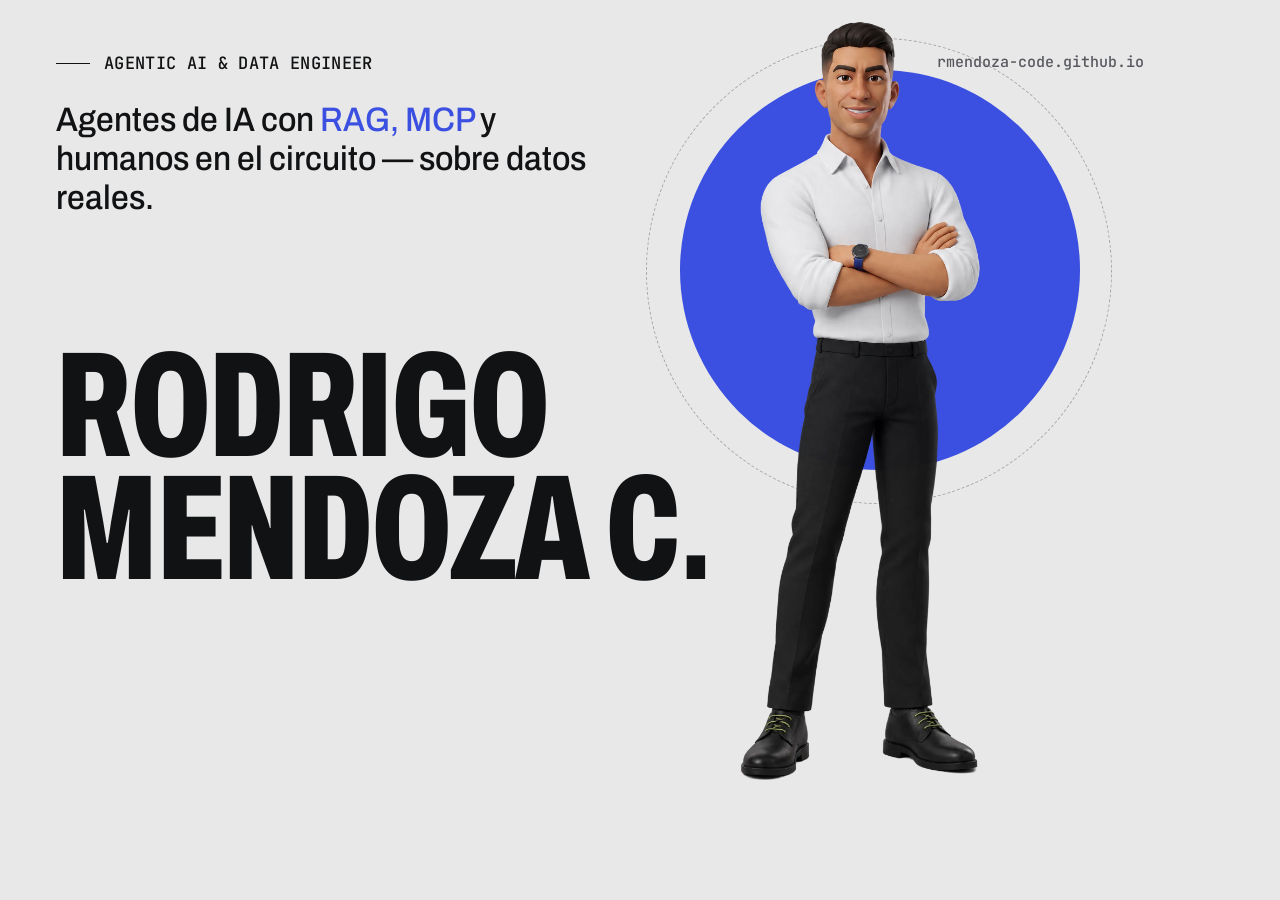
<file: tools/og/og.html>
<!doctype html><html><head><meta charset="utf-8"><style>
@font-face{font-family:A;src:url(../../assets/site/fonts/archivo-wdth.woff2);font-weight:100 900;font-stretch:62% 125%}
@font-face{font-family:M;src:url(../../assets/site/fonts/jetbrains-mono-500.woff2)}
html,body{margin:0}body{width:1200px;height:630px;background:#E8E8E8;position:relative;overflow:hidden;font-family:A;color:#111214}
.halo{position:absolute;right:120px;top:70px;width:400px;height:400px;border-radius:50%;background:#3B4FE0}
.ring{position:absolute;right:88px;top:38px;width:464px;height:464px;border-radius:50%;border:1px dashed rgba(17,18,20,.3)}
img{position:absolute;right:218px;bottom:-150px;height:760px}
.name{position:absolute;left:56px;bottom:40px;font-weight:800;font-stretch:62%;font-size:150px;line-height:.82;text-transform:uppercase;letter-spacing:-.01em}
.top{position:absolute;left:56px;top:52px;font-family:M;font-size:17px;text-transform:uppercase;letter-spacing:.02em;display:flex;gap:14px;align-items:center}
.top i{width:34px;height:1px;background:#111214;display:block}
.lead{position:absolute;left:56px;top:100px;font-size:34px;font-weight:500;font-stretch:92%;line-height:1.15;max-width:560px}
.lead em{font-style:normal;color:#3B4FE0}
.dot{position:absolute;left:56px;bottom:360px}
.url{position:absolute;right:56px;top:52px;font-family:M;font-size:15px;color:#56585E}
</style></head><body>
<div class="ring"></div><div class="halo"></div>
<img src="../../assets/site/img/hero.webp">
<div class="top"><i></i>Agentic AI &amp; Data Engineer</div>
<div class="url">rmendoza-code.github.io</div>
<div class="lead">Agentes de IA con <em>RAG, MCP</em> y humanos en el circuito — sobre datos reales.</div>
<div class="name">Rodrigo<br>Mendoza C.</div>
</body></html>
</file>
<file: assets/site/styles.css>
@font-face{font-family:"Archivo";src:url(fonts/archivo-wdth.woff2) format("woff2");font-weight:100 900;font-stretch:62% 125%;font-style:normal;font-display:swap}
@font-face{font-family:"JBMono";src:url(fonts/jetbrains-mono-400.woff2) format("woff2");font-weight:400;font-display:swap}
@font-face{font-family:"JBMono";src:url(fonts/jetbrains-mono-500.woff2) format("woff2");font-weight:500;font-display:swap}

:root{
  --paper:#E8E8E8; --paper-2:#DEDEDE; --white:#F1F1F1;
  --ink:#111214; --ink-2:#2A2B2E; --muted:#56585E;
  --line:rgba(17,18,20,.14);
  --accent:#3B4FE0; --accent-ink:#3B4FE0; --lime:#B8E08C;
  --hero-bg:#121C5C; --hero-edge:8,12,48; --hero-base:18,28,92;
  --d-bg:#111214; --d-text:#EDEDED; --d-muted:#9FA1A6; --d-line:rgba(237,237,237,.14); --d-panel:#1A1B1E;
  --gut:clamp(16px,3vw,48px);
  --ease:cubic-bezier(.76,0,.24,1);
  --ease-out:cubic-bezier(.16,1,.3,1);
  --sans:"Archivo",ui-sans-serif,system-ui,sans-serif;
  --mono:"JBMono",ui-monospace,SFMono-Regular,Menlo,monospace;
}
*{box-sizing:border-box;margin:0;padding:0}
html{scroll-behavior:smooth;-webkit-text-size-adjust:100%}
body{background:var(--paper);color:var(--ink);font-family:var(--sans);font-stretch:100%;font-size:17px;line-height:1.5;-webkit-font-smoothing:antialiased;overflow-x:hidden}
img{display:block;max-width:100%}
a{color:inherit;text-decoration:none}
button{font:inherit;color:inherit;background:none;border:0;cursor:pointer}
::selection{background:var(--lime);color:var(--ink)}
.mono{font-family:var(--mono);font-size:12px;letter-spacing:.02em;text-transform:uppercase}
.sr{position:absolute;width:1px;height:1px;overflow:hidden;clip:rect(0 0 0 0);white-space:nowrap}
:focus-visible{outline:2px solid var(--accent);outline-offset:3px;border-radius:4px}

/* ============ PRELOADER ============ */

/* ============ NAV ============ */
.nav{position:fixed;top:0;left:0;right:0;z-index:50;display:flex;align-items:center;justify-content:space-between;gap:16px;padding:18px var(--gut);transition:transform .6s var(--ease),background-color .4s,backdrop-filter .4s}
.nav.scrolled{background:rgba(232,232,232,.8);backdrop-filter:blur(14px);-webkit-backdrop-filter:blur(14px)}
.nav.hidden{transform:translateY(-110%)}
.nav.dark{background:rgba(17,18,20,.72);color:var(--d-text)}
.logo{display:flex;align-items:center;gap:10px;font-weight:700;font-stretch:90%;letter-spacing:-.01em;font-size:17px}
.logo:hover .logo__mark{transform:rotate(-12deg) scale(1.06)}
.nav__links{display:flex;gap:4px;list-style:none}
.nav__links a{display:inline-flex;align-items:center;min-height:44px;padding:0 14px;border-radius:999px;font-size:15px;font-weight:500;position:relative;overflow:hidden}
.nav__links a span{display:inline-block;transition:transform .45s var(--ease)}
.nav__links a span::after{content:attr(data-t);position:absolute;left:0;top:100%}
.nav__links a:hover span{transform:translateY(-100%)}
.nav__right{display:flex;align-items:center;gap:10px}
.lang{display:inline-flex;border:1px solid currentColor;border-radius:999px;padding:3px;opacity:.9}
.lang button{min-width:40px;min-height:36px;border-radius:999px;font-family:var(--mono);font-size:12px;font-weight:500;transition:background-color .3s,color .3s}
.lang button[aria-pressed="true"]{background:var(--ink);color:var(--paper)}
.nav.dark .lang button[aria-pressed="true"]{background:var(--d-text);color:var(--ink)}
.btn{display:inline-flex;align-items:center;gap:10px;min-height:44px;padding:0 20px;border-radius:999px;background:var(--ink);color:var(--paper);font-weight:600;font-size:15px;position:relative;overflow:hidden;isolation:isolate;transition:color .45s var(--ease)}
.btn::before{content:"";position:absolute;inset:0;background:var(--accent);border-radius:inherit;transform:translateY(101%);transition:transform .5s var(--ease);z-index:-1}
.btn:hover::before{transform:none}
.btn:hover{color:#fff}
.btn .dot{width:8px;height:8px;border-radius:50%;background:var(--lime);box-shadow:0 0 0 0 rgba(184,224,140,.6);animation:pulse 2s infinite}
.btn:hover .dot{background:var(--lime)}
@keyframes pulse{0%{box-shadow:0 0 0 0 rgba(184,224,140,.6)}70%{box-shadow:0 0 0 10px rgba(184,224,140,0)}100%{box-shadow:0 0 0 0 rgba(184,224,140,0)}}
.nav.dark .btn{background:var(--d-text);color:var(--ink)}
.burger{display:none;width:44px;height:44px;border-radius:50%;border:1px solid currentColor;place-items:center}
.burger i{display:block;width:16px;height:1.5px;background:currentColor;position:relative;transition:transform .4s var(--ease)}
.burger i::after{content:"";position:absolute;left:0;top:5px;width:16px;height:1.5px;background:currentColor;transition:transform .4s var(--ease)}
.burger i{transform:translateY(-3px)}
.menu-open .burger i{transform:rotate(45deg)}
.menu-open .burger i::after{transform:translateY(-5px) rotate(-90deg)}
.mmenu{position:fixed;inset:0;z-index:45;background:var(--ink);color:var(--d-text);padding:110px var(--gut) var(--gut);display:flex;flex-direction:column;justify-content:space-between;clip-path:inset(0 0 100% 0);transition:clip-path .7s var(--ease)}
.menu-open .mmenu{clip-path:inset(0)}
.mmenu ul{list-style:none}
.mmenu li a{display:block;font-size:13vw;font-weight:800;font-stretch:65%;text-transform:uppercase;line-height:1.02;letter-spacing:-.02em}
.mmenu li a:active{color:var(--lime)}

/* ============ HERO ============ */
@keyframes spin{to{transform:rotate(360deg)}}
@keyframes down{0%{transform:translateY(-8px);opacity:0}40%{opacity:1}100%{transform:translateY(8px);opacity:0}}
/* ============ HERO (video + agente) ============ */
.hero{position:relative;height:100svh;min-height:600px;overflow:hidden;background:var(--hero-bg);color:#fff;display:flex;flex-direction:column;justify-content:flex-end;padding:0 var(--gut) 48px;isolation:isolate}
.hero__video{position:absolute;inset:0;width:100%;height:100%;object-fit:cover;object-position:70% center;z-index:0;pointer-events:none}
.hero__shade{position:absolute;inset:0;z-index:1;pointer-events:none;background:linear-gradient(90deg,rgba(var(--hero-edge),.55) 0%,rgba(var(--hero-base),.25) 38%,rgba(var(--hero-base),0) 60%)}
.hero__content{position:relative;z-index:2;max-width:36rem}
.hero__hi,.hero__type{font-size:clamp(18px,4vw,26px);font-weight:400;font-stretch:100%;letter-spacing:-.005em}
.hero__hi{line-height:1.3;filter:blur(4px);user-select:none;pointer-events:none;margin-bottom:clamp(20px,2vw,24px)}
.hero__type{line-height:1.35;margin-bottom:clamp(20px,2vw,24px);display:grid}
.hero__ghost,.hero__live{grid-area:1/1}
.hero__ghost{visibility:hidden}
.hero__type em{font-style:normal}
.hero__caret{display:inline-block;width:2px;height:1.1em;background:currentColor;vertical-align:middle;margin-left:2px;animation:caret 1s step-end infinite}
.hero__caret.done{display:none}
@keyframes caret{0%,100%{opacity:1}50%{opacity:0}}
.hero__pills{display:flex;flex-wrap:wrap;row-gap:4px;opacity:0;transform:translateY(8px);transition:opacity .4s ease,transform .4s ease}
.hero__pills.on{opacity:1;transform:none}
.pill{display:inline-flex;align-items:center;justify-content:center;gap:10px;white-space:nowrap;min-height:34px;padding:.3em 20px;margin:0 .2em .4em;border-radius:999px;border:1px solid rgba(0,0,0,.1);background:#fff;color:#000;font-size:15px;line-height:1.3;transition:background-color .2s,color .2s,border-color .2s}
.pill:hover{background:#000;color:#fff}
.pill--ghost{background:transparent;color:#fff;border-color:#fff}
.pill--ghost:hover{background:#fff;color:#000}
.pill--ghost u{text-underline-offset:1px}
.pill:focus-visible{outline:2px solid var(--lime);outline-offset:2px}
@media (min-width:761px){.hero{justify-content:center;padding:0 clamp(20px,3vw,40px)}}
@media (max-width:640px){.pill{font-size:13px;padding-inline:16px}}
@media (min-width:761px) and (max-width:1300px){.hero__video{object-position:40% center}.hero__content{max-width:min(36rem,42vw)}}
@media (max-width:760px){.hero__shade{background:linear-gradient(0deg,rgba(var(--hero-base),.95) 0%,rgba(var(--hero-base),.8) 35%,rgba(var(--hero-base),.35) 55%,rgba(var(--hero-base),0) 70%)}}
/* nav sobre el hero */
.logo{gap:12px}
.logo__name{font-size:clamp(19px,1.6vw,24px);font-weight:500;font-stretch:100%;letter-spacing:-.025em}
.logo__name sup{font-size:.5em;margin-left:.08em}
.logo__star{font-size:clamp(22px,1.9vw,28px);line-height:1;user-select:none;letter-spacing:-.02em;transition:transform .5s var(--ease)}
.logo:hover .logo__star{transform:rotate(90deg)}
.nav__links li:not(:last-child)::after{content:",";margin-left:-12px;margin-right:6px}
.nav__links li{display:flex;align-items:center}
.nav__links a{font-size:17px;font-weight:400;padding:0 12px}
.nav__links a:hover{opacity:.6}
.nav__cta{font-size:17px;text-decoration:underline;text-underline-offset:3px;padding:0 8px;min-height:44px;display:inline-flex;align-items:center;transition:opacity .3s}
.nav__cta:hover{opacity:.6}
.nav.on-hero{background:transparent;color:#fff;backdrop-filter:none;-webkit-backdrop-filter:none}
.nav.on-hero .lang button[aria-pressed="true"]{background:#fff;color:var(--ink)}
.menu-open .nav{background:transparent;color:var(--d-text);backdrop-filter:none;-webkit-backdrop-filter:none}
.menu-open .nav .lang button[aria-pressed="true"]{background:var(--d-text);color:var(--ink)}

/* ============ MARQUEE ============ */
.marquee{background:var(--ink);color:var(--d-text);overflow:hidden;padding:22px 0;border-block:1px solid var(--ink);position:relative;z-index:5}
.marquee__track{display:flex;width:max-content;animation:marq 38s linear infinite}
.marquee:hover .marquee__track{animation-play-state:paused}
.marquee__item{display:flex;align-items:center;gap:36px;padding-right:36px;font-size:clamp(28px,3.4vw,52px);font-weight:700;font-stretch:70%;text-transform:uppercase;letter-spacing:-.005em;white-space:nowrap}
.marquee__item svg{flex:none;color:var(--lime)}
@keyframes marq{to{transform:translateX(-50%)}}

/* ============ SECTIONS ============ */
section{position:relative}
.wrap{padding-inline:var(--gut)}
.sec-head{display:grid;grid-template-columns:1fr auto;align-items:end;gap:24px;padding-bottom:28px;border-bottom:1px solid var(--line);margin-bottom:clamp(40px,6vw,80px)}
.sec-head h2{font-weight:800;font-stretch:62%;text-transform:uppercase;font-size:clamp(56px,9vw,150px);line-height:.84;letter-spacing:-.015em}
.sec-head .mono{color:var(--muted);text-align:right}
.dark .sec-head{border-color:var(--d-line)}
.dark .sec-head .mono{color:var(--d-muted)}

.reveal{opacity:0;transform:translateY(40px);transition:opacity 1s var(--ease-out),transform 1s var(--ease-out)}
.reveal.in{opacity:1;transform:none}
.mask{display:block;overflow:hidden}
.mask > span{display:block;transform:translateY(102%);transition:transform 1.1s var(--ease)}
.in .mask > span,.mask.in > span{transform:none}

/* About */
.about{padding-block:clamp(100px,14vw,200px) clamp(80px,10vw,150px)}
.about__label{display:flex;gap:12px;align-items:center;color:var(--muted);margin-bottom:36px}
.about__label::before{content:"";width:10px;height:10px;border-radius:50%;background:var(--accent)}
.manifesto{font-size:clamp(34px,4.6vw,76px);line-height:1.04;font-weight:600;font-stretch:80%;letter-spacing:-.022em;max-width:17.5em}
.manifesto .w{opacity:.14;transition:opacity .3s linear}
.manifesto .w.on{opacity:1}
.manifesto .hl{color:var(--accent-ink)}
.facts{display:grid;grid-template-columns:repeat(4,1fr);gap:0;margin-top:clamp(60px,8vw,110px);border-top:1px solid var(--line)}
.fact{padding:26px 24px 0 0;border-right:1px solid var(--line);margin-right:24px}
.fact:last-child{border-right:0;margin-right:0}
.fact .mono{color:var(--muted);display:block;margin-bottom:18px}
.fact strong{display:block;font-size:clamp(22px,2vw,30px);font-weight:700;font-stretch:78%;line-height:1.05;letter-spacing:-.01em;text-transform:uppercase}
.fact p{color:var(--muted);font-size:15px;margin-top:8px}

/* Services */
.services{padding-block:clamp(60px,8vw,120px) clamp(90px,12vw,170px)}
.svc{border-bottom:1px solid var(--line);position:relative}
.svc__btn{width:100%;display:grid;grid-template-columns:80px 1fr auto;align-items:center;gap:24px;padding:clamp(22px,3vw,38px) 0;text-align:left;position:relative;z-index:1}
.svc__num{font-family:var(--mono);font-size:13px;color:var(--muted)}
.svc__title{font-size:clamp(38px,6.2vw,104px);font-weight:800;font-stretch:62%;text-transform:uppercase;line-height:.9;letter-spacing:-.01em;transition:transform .6s var(--ease),color .4s}
.svc__plus{width:56px;height:56px;border-radius:50%;border:1px solid var(--ink);display:grid;place-items:center;transition:transform .6s var(--ease),background-color .4s,color .4s}
.svc__plus svg{transition:transform .6s var(--ease)}
.svc::before{content:"";position:absolute;inset:0;background:var(--accent);transform:scaleY(0);transform-origin:bottom;transition:transform .6s var(--ease)}
.svc:hover .svc__title{transform:translateX(18px)}
.svc.open .svc__plus{background:var(--ink);color:var(--paper)}
.svc.open .svc__plus svg{transform:rotate(45deg)}
.svc__body{display:grid;grid-template-rows:0fr;transition:grid-template-rows .7s var(--ease)}
.svc.open .svc__body{grid-template-rows:1fr}
.svc__body > div{overflow:hidden}
.svc__inner{display:grid;grid-template-columns:80px 1.2fr 1fr;gap:24px;padding-bottom:40px}
.svc__inner p{font-size:clamp(18px,1.5vw,22px);line-height:1.4;max-width:34em}
.tags{display:flex;flex-wrap:wrap;gap:8px;align-content:flex-start}
.tag{font-family:var(--mono);font-size:12px;padding:7px 12px;border:1px solid var(--line);border-radius:999px;white-space:nowrap}

/* Work (dark) */
.dark{background:var(--d-bg);color:var(--d-text)}
.work{padding-block:clamp(90px,12vw,170px);border-radius:clamp(20px,3vw,44px) clamp(20px,3vw,44px) 0 0;margin-top:-1px}
.projects{display:grid;grid-template-columns:repeat(12,1fr);gap:clamp(16px,2vw,28px)}
.proj{grid-column:span 6;display:flex;flex-direction:column;gap:18px}
.proj--wide{grid-column:span 12}
.proj__vis{position:relative;border-radius:18px;overflow:hidden;background:var(--d-panel);border:1px solid var(--d-line);aspect-ratio:16/10}
.proj--wide .proj__vis{aspect-ratio:21/9}
.proj__vis svg{position:absolute;inset:0;width:100%;height:100%;transition:transform 1s var(--ease)}
.proj:hover .proj__vis svg{transform:scale(1.035)}
.proj__badge{position:absolute;top:16px;left:16px;z-index:2;display:flex;gap:8px}
.proj__badge span{font-family:var(--mono);font-size:11px;text-transform:uppercase;padding:6px 10px;border-radius:999px;background:rgba(237,237,237,.08);border:1px solid var(--d-line);backdrop-filter:blur(6px)}
.proj__meta{display:grid;grid-template-columns:auto 1fr auto;gap:18px;align-items:start}
.proj__idx{font-family:var(--mono);font-size:12px;color:var(--d-muted);padding-top:8px}
.proj h3{font-size:clamp(28px,2.8vw,44px);font-weight:700;font-stretch:72%;text-transform:uppercase;line-height:.95;letter-spacing:-.005em}
.proj__client{font-family:var(--mono);font-size:12px;color:var(--lime);text-transform:uppercase;margin-top:10px;display:block}
.proj__desc{color:var(--d-muted);font-size:16px;margin-top:10px;max-width:40em}
.proj__arrow{width:48px;height:48px;border-radius:50%;border:1px solid var(--d-line);display:grid;place-items:center;transition:transform .6s var(--ease),background-color .4s,color .4s,border-color .4s}
.proj:hover .proj__arrow{transform:rotate(-45deg);background:var(--lime);border-color:var(--lime);color:var(--ink)}
.proj .tags{margin-top:14px}
.proj .tag{border-color:var(--d-line);color:var(--d-text)}
/* svg anim hooks */
.bar{transform-box:fill-box;transform-origin:bottom;transform:scaleY(0);transition:transform 1.1s var(--ease-out)}
.in .bar{transform:scaleY(1)}
.draw{stroke-dasharray:1;stroke-dashoffset:1;transition:stroke-dashoffset 2s var(--ease-out) .3s}
.in .draw{stroke-dashoffset:0}
.node{transform-box:fill-box;transform-origin:center;transform:scale(0);transition:transform .8s var(--ease-out)}
.in .node{transform:scale(1)}
.flow{stroke-dasharray:4 7;animation:flow 1.2s linear infinite}
@keyframes flow{to{stroke-dashoffset:-22}}
.blink{animation:blink 1.6s ease-in-out infinite}
@keyframes blink{50%{opacity:.25}}

/* Experience */
.exp{padding-block:clamp(90px,12vw,170px) clamp(60px,8vw,110px)}
.exp__list{list-style:none;border-top:1px solid var(--d-line)}
.exp__row{display:grid;grid-template-columns:minmax(0,1.3fr) minmax(0,1fr) minmax(0,1fr) auto;gap:24px;align-items:center;padding:clamp(20px,2.6vw,34px) 0;border-bottom:1px solid var(--d-line);position:relative;transition:padding .5s var(--ease)}
.exp__row::before{content:"";position:absolute;inset:0 calc(var(--gut)*-1);background:var(--d-text);transform:scaleY(0);transform-origin:top;transition:transform .55s var(--ease);z-index:0}
.exp__row > *{position:relative;z-index:1;transition:color .4s}
.exp__row:hover::before{transform:scaleY(1)}
.exp__row:hover > *{color:var(--ink)}
.exp__row:hover .exp__now{background:var(--ink);color:var(--d-text)}
.exp__co{font-size:clamp(26px,3.2vw,50px);font-weight:700;font-stretch:70%;text-transform:uppercase;line-height:.95}
.exp__role{font-size:16px}
.exp__sec{font-family:var(--mono);font-size:12px;text-transform:uppercase;color:var(--d-muted)}
.exp__now{font-family:var(--mono);font-size:11px;text-transform:uppercase;padding:6px 10px;border-radius:999px;background:var(--lime);color:var(--ink);white-space:nowrap}
.exp__dash{width:28px;height:1px;background:var(--d-muted)}

/* Stack */
.stack{padding-block:clamp(60px,8vw,110px) clamp(100px,13vw,180px)}
.stack__grid{display:grid;grid-template-columns:repeat(4,1fr);gap:1px;background:var(--d-line);border:1px solid var(--d-line);border-radius:18px;overflow:hidden}
.stk{background:var(--d-bg);padding:28px 24px 30px;min-height:260px;display:flex;flex-direction:column;gap:22px;position:relative;overflow:hidden}
.stk__head{display:flex;justify-content:space-between;align-items:center}
.stk__head h3{font-size:24px;font-weight:700;font-stretch:75%;text-transform:uppercase}
.stk__head svg{color:var(--lime)}
.stk ul{list-style:none;display:flex;flex-direction:column;gap:2px}
.stk li{display:flex;justify-content:space-between;align-items:center;font-size:17px;padding:7px 0;border-bottom:1px dashed var(--d-line);transition:padding .4s var(--ease),color .3s}
.stk li:hover{padding-left:10px;color:var(--lime)}
.stk li span{font-family:var(--mono);font-size:11px;color:var(--d-muted)}

/* Contact */
.contact{padding-block:clamp(100px,13vw,190px) 0;background:var(--accent);color:#fff;overflow:hidden;position:relative}
.contact__kicker{display:flex;justify-content:space-between;gap:24px;margin-bottom:28px}
.contact__big{display:block;font-weight:800;font-stretch:62%;text-transform:uppercase;font-size:clamp(96px,22vw,420px);line-height:.78;letter-spacing:-.02em;white-space:nowrap}
.contact__big .row{display:block;overflow:hidden;padding-top:.05em}
.contact__big .row span{display:inline-block;transition:transform 1.1s var(--ease)}
.contact__big .row:nth-child(2){padding-left:12vw}
.contact__big:hover .row:nth-child(1) span{transform:translateX(3vw)}
.contact__big:hover .row:nth-child(2) span{transform:translateX(-3vw)}
.contact__cta{display:grid;grid-template-columns:1.2fr 1fr;gap:40px;align-items:end;margin-top:clamp(40px,6vw,80px);padding-bottom:clamp(60px,8vw,110px)}
.contact__cta p{font-size:clamp(20px,1.8vw,26px);line-height:1.3;max-width:24em;font-weight:500}
.links{display:flex;flex-direction:column;border-top:1px solid rgba(255,255,255,.35)}
.links a,.links button{display:flex;justify-content:space-between;align-items:center;min-height:64px;border-bottom:1px solid rgba(255,255,255,.35);font-size:clamp(20px,1.8vw,26px);font-weight:600;font-stretch:88%;text-align:left;width:100%;transition:padding .45s var(--ease)}
.links a:hover,.links button:hover{padding-left:14px}
.links .mono{font-size:12px;font-weight:500}
.links svg{transition:transform .45s var(--ease)}
.links a:hover svg,.links button:hover svg{transform:rotate(-45deg)}
.foot{background:var(--ink);color:var(--d-text);display:flex;justify-content:space-between;align-items:center;gap:16px;flex-wrap:wrap;padding:22px var(--gut)}
.foot .mono{color:var(--d-muted)}
.foot .mono b{color:var(--d-text);font-weight:500}
.toast{position:fixed;left:50%;bottom:28px;z-index:90;transform:translate(-50%,300%);visibility:hidden;background:var(--ink);color:var(--paper);padding:12px 18px;border-radius:999px;font-family:var(--mono);font-size:12px;text-transform:uppercase;transition:transform .5s var(--ease),visibility 0s linear .5s}
.toast.show{transform:translate(-50%,0);visibility:visible;transition:transform .5s var(--ease)}

/* progress + cursor */
.progress{position:fixed;left:0;top:0;height:2px;width:100%;background:var(--accent);transform-origin:left;transform:scaleX(0);z-index:60}
.cursor{position:fixed;left:0;top:0;width:12px;height:12px;border-radius:50%;background:var(--lime);pointer-events:none;z-index:200;margin:-6px 0 0 -6px;transition:width .35s var(--ease),height .35s var(--ease),margin .35s var(--ease),opacity .3s;mix-blend-mode:difference;opacity:0}
.cursor.big{width:72px;height:72px;margin:-36px 0 0 -36px}
.cursor.on{opacity:1}


/* v2 figures */
.about__grid{display:grid;grid-template-columns:minmax(0,1.75fr) minmax(0,1fr);gap:clamp(24px,4vw,64px);align-items:center}
.about__fig{position:relative;margin:0}
.about__fig::before{content:"";position:absolute;left:8%;right:8%;bottom:4%;top:22%;border-radius:28px;background:var(--paper-2);z-index:-1}
.about__fig img{width:100%;height:auto;filter:drop-shadow(0 24px 30px rgba(17,18,20,.12));animation:bob 5s ease-in-out infinite}
.about__fig figcaption{position:absolute;left:8%;bottom:-28px;color:var(--muted)}
.contact__fig{position:absolute;right:var(--gut);top:clamp(60px,7vw,110px);width:min(30vw,500px);height:auto;z-index:0;-webkit-mask-image:linear-gradient(to bottom,#000 78%,transparent 99%);mask-image:linear-gradient(to bottom,#000 78%,transparent 99%);pointer-events:none;filter:drop-shadow(0 24px 30px rgba(10,14,60,.35));transform-origin:50% 100%;animation:wave-bob 4s ease-in-out infinite}
@keyframes wave-bob{0%,100%{transform:rotate(0) translateY(0)}50%{transform:rotate(-1.5deg) translateY(-8px)}}
.contact__big,.contact__cta,.contact__kicker{position:relative;z-index:1}
@media (max-width:760px){
  .about__grid{grid-template-columns:1fr}
  .about__fig{max-width:420px;margin:24px auto 12px}
  .contact__fig{position:relative;right:auto;top:auto;width:78%;max-width:360px;margin:0 auto 12px;display:block}
}
@media (prefers-reduced-motion:reduce){.about__fig img,.contact__fig{animation:none}}

/* ============ RESPONSIVE ============ */
@media (max-width:1080px){
  .nav__links{display:none}
  .burger{display:grid}
  .stack__grid{grid-template-columns:repeat(2,1fr)}
  .facts{grid-template-columns:repeat(2,1fr)}
  .fact:nth-child(2){border-right:0;margin-right:0}
  .fact:nth-child(n+3){border-top:1px solid var(--line);margin-top:26px}
}
@media (max-width:760px){
  body{font-size:16px}
  .nav__cta{display:none}
  .sec-head{grid-template-columns:1fr}
  .sec-head .mono{text-align:left}
  .facts{grid-template-columns:1fr}
  .fact{border-right:0;margin-right:0;border-top:1px solid var(--line);margin-top:0;padding:22px 0}
  .fact:first-child{border-top:0}
  .svc__btn{grid-template-columns:1fr auto;gap:14px}
  .svc__num{display:none}
  .svc__inner{grid-template-columns:1fr}
  .svc__inner > span{display:none}
  .svc__plus{width:44px;height:44px}
  .projects{grid-template-columns:1fr}
  .proj,.proj--wide{grid-column:auto}
  .proj--wide .proj__vis{aspect-ratio:16/10}
  .proj__meta{grid-template-columns:1fr auto}
  .proj__idx{display:none}
  .exp__row{grid-template-columns:1fr auto;gap:8px 16px}
  .exp__role{grid-column:1/-1;order:3}
  .exp__sec{grid-column:1/-1;order:4}
  .stack__grid{grid-template-columns:1fr}
  .stk{min-height:0}
  .contact__cta{grid-template-columns:1fr}
  .contact__kicker{flex-direction:column;gap:6px}
  .contact__big .row:nth-child(2){padding-left:0}
}
@media (prefers-reduced-motion:reduce){
  *,*::before,*::after{animation-duration:.01ms!important;animation-iteration-count:1!important;transition-duration:.01ms!important;transition-delay:0s!important}
  .marquee__track{animation:none}
}
@media (hover:none){.cursor{display:none}}

/* ============ v3: repo additions ============ */
.proj{position:relative}
.proj__link{position:absolute;inset:0;z-index:4;border-radius:18px}
.proj__link:focus-visible{outline:2px solid var(--lime);outline-offset:6px}
.proj__cta{display:inline-flex;align-items:center;gap:8px;margin-top:16px;font-family:var(--mono);font-size:12px;text-transform:uppercase;color:var(--lime)}
.proj__cta::before{content:"";width:8px;height:8px;border-radius:50%;background:var(--lime);animation:pulse 2s infinite}
.work__note{margin-top:clamp(28px,4vw,48px);color:var(--d-muted);font-size:14px;max-width:60em;border-top:1px solid var(--d-line);padding-top:18px}
.stats{display:grid;grid-template-columns:repeat(4,1fr);margin-top:clamp(60px,8vw,110px);border-top:1px solid var(--ink)}
.stat{padding:26px 24px 0 0}
.stat b{display:block;font-weight:800;font-stretch:62%;font-size:clamp(64px,8vw,132px);line-height:.85;letter-spacing:-.02em;font-variant-numeric:tabular-nums}
.stat b em{font-style:normal;color:var(--accent)}
.stat > span{display:block;margin-top:14px;color:var(--muted);font-size:15px;max-width:16em}
.contact__fig{top:calc(clamp(100px,13vw,190px) + 36px);width:min(26vw,440px)}
.exp__row{grid-template-columns:minmax(0,1fr) minmax(0,1.7fr) auto}
.exp__what{display:flex;flex-direction:column;gap:6px}
.exp__role{font-size:17px;font-weight:600}
.exp__desc{font-size:14px;color:var(--d-muted);max-width:52em;line-height:1.5}
.exp__row:hover .exp__desc{color:var(--ink-2)}
.exp__when{font-family:var(--mono);font-size:12px;text-transform:uppercase;white-space:nowrap;color:var(--d-muted)}
.exp__row:hover .exp__when{color:var(--ink)}
.exp__row--now .exp__when{background:var(--lime);color:var(--ink);padding:6px 10px;border-radius:999px}
.faq{padding-block:clamp(90px,12vw,170px) clamp(90px,12vw,170px)}
.faq details{border-bottom:1px solid var(--line)}
.faq summary{list-style:none;cursor:pointer;display:grid;grid-template-columns:1fr auto;gap:24px;align-items:center;padding:clamp(20px,2.4vw,30px) 0;font-size:clamp(22px,2.4vw,36px);font-weight:700;font-stretch:78%;line-height:1.1}
.faq summary::-webkit-details-marker{display:none}
.faq summary .svc__plus{width:48px;height:48px}
.faq details[open] summary .svc__plus{background:var(--ink);color:var(--paper)}
.faq details[open] summary .svc__plus svg{transform:rotate(45deg)}
.faq summary:hover{color:var(--accent-ink)}
.faq details p{padding:0 0 28px;max-width:46em;font-size:clamp(17px,1.4vw,20px);color:var(--ink-2)}
.sr:focus{position:fixed;left:16px;top:16px;width:auto;height:auto;clip:auto;z-index:300;background:var(--ink);color:var(--paper);padding:12px 16px;border-radius:999px;font-size:14px}
@media (max-width:1080px){.stats{grid-template-columns:repeat(2,1fr)}.stat:nth-child(n+3){margin-top:28px}}
@media (max-width:760px){
  .exp__row{grid-template-columns:1fr auto}
  .exp__what{grid-column:1/-1;order:3}
  .stats{grid-template-columns:1fr 1fr}
}

/* ============ v4: AI Lab, evidence matrix, diplomado ============ */
.lab-sec{padding-block:clamp(90px,12vw,170px) clamp(60px,8vw,110px)}
.lab-intro{max-width:44em;font-size:clamp(18px,1.5vw,22px);color:var(--ink-2);margin:-36px 0 clamp(48px,6vw,80px)}
.lab{display:grid;grid-template-columns:minmax(0,1.45fr) minmax(0,1fr);gap:clamp(24px,4vw,64px);align-items:center;margin-bottom:clamp(64px,9vw,130px)}
.lab--flip .win{order:2}
.lab__meta{display:flex;flex-direction:column;gap:14px}
.lab__num{color:var(--muted);display:flex;flex-wrap:wrap;align-items:center;gap:10px}
.lab__meta h3{font-weight:800;font-stretch:66%;text-transform:uppercase;font-size:clamp(34px,3.4vw,56px);line-height:.92;letter-spacing:-.005em}
.lab__meta > p{font-size:16px;color:var(--ink-2);max-width:36em}
.lab__key{border-left:0;background:var(--paper-2);border-radius:12px;padding:12px 14px;font-size:15px}
.lab__key b{display:block;font-family:var(--mono);font-size:11px;font-weight:500;text-transform:uppercase;color:var(--accent-ink);margin-bottom:4px}
.lab__links{display:flex;flex-wrap:wrap;gap:10px;margin-top:4px}
.lab__link{display:inline-flex;align-items:center;gap:8px;min-height:44px;padding:0 16px;border-radius:999px;background:var(--ink);color:var(--paper);font-weight:600;font-size:14px;transition:background-color .3s,transform .3s var(--ease)}
.lab__link:hover{background:var(--accent);transform:translateY(-2px)}
.lab__link--demo{background:var(--accent)}
.badge{font-style:normal;font-size:10px;padding:4px 8px;border-radius:999px;background:var(--lime);color:var(--ink)}
/* window chrome */
.win{background:#16171A;border-radius:16px;overflow:hidden;box-shadow:0 40px 80px -30px rgba(17,18,20,.45),0 0 0 1px rgba(17,18,20,.9);color:var(--d-text);transform:perspective(1400px) rotateY(0) translateZ(0);transition:transform .8s var(--ease)}
.lab:hover .win{transform:perspective(1400px) rotateY(-2deg) translateY(-4px)}
.lab--flip:hover .win{transform:perspective(1400px) rotateY(2deg) translateY(-4px)}
.win__bar{display:flex;align-items:center;gap:14px;height:46px;padding:0 14px;background:#0E0F11;border-bottom:1px solid rgba(237,237,237,.08)}
.win__dots{display:flex;gap:6px}
.win__dots i{width:10px;height:10px;border-radius:50%;background:#3A3B40}
.win__dots i:first-child{background:var(--lime)}
.win__url{flex:1;min-width:0;white-space:nowrap;overflow:hidden;text-overflow:ellipsis;color:var(--d-muted);font-size:11px;text-transform:none;background:#1C1D21;border-radius:8px;padding:6px 10px}
.win__tabs{display:flex;gap:4px}
.win__tabs button{min-height:32px;padding:0 12px;border-radius:8px;font-family:var(--mono);font-size:11px;color:var(--d-muted);transition:background-color .3s,color .3s}
.win__tabs button[aria-selected="true"]{background:#2A2B30;color:var(--d-text)}
.win__tabs button:hover{color:var(--d-text)}
.win__body{position:relative;height:clamp(340px,30vw,420px);background:#16171A}
.win__panel{position:absolute;inset:0;padding:18px;overflow:auto;animation:panelIn .5s var(--ease-out)}
.win__panel[hidden]{display:none}
@keyframes panelIn{from{opacity:0;transform:translateY(8px)}to{opacity:1;transform:none}}
.win--light .win__body{background:#fff}
.win__body--img .win__panel{display:grid;place-items:center;padding:12px}
.win__body--img .win__panel[hidden]{display:none}
.win__body--img img{max-width:100%;max-height:100%;object-fit:contain}
/* chat */
.chat{display:flex;flex-direction:column;height:100%}
.chat__head{display:flex;align-items:center;gap:10px;padding-bottom:12px;border-bottom:1px solid rgba(237,237,237,.08)}
.chat__head b{display:block;font-size:14px}
.chat__head small{color:var(--lime);font-size:10px;text-transform:uppercase}
.chat__av{width:34px;height:34px;border-radius:50%;background:var(--lime);color:var(--ink);display:grid;place-items:center;font-weight:700;font-size:12px}
.chat__replay{margin-left:auto;min-height:32px;padding:0 10px;border-radius:8px;color:var(--d-muted);font-size:11px;border:1px solid rgba(237,237,237,.14)}
.chat__replay:hover{color:var(--d-text)}
.chat__log{flex:1;display:flex;flex-direction:column;gap:8px;padding:12px 0;overflow:auto}
.chat__foot{color:var(--d-muted);font-size:10px;text-transform:uppercase;text-align:right}
.msg{max-width:82%;padding:9px 12px;border-radius:14px;font-size:13.5px;line-height:1.4;animation:msgIn .45s var(--ease-out) both}
.msg b{display:block;font-size:11px;color:var(--lime);margin-bottom:2px}
.msg--u{align-self:flex-end;background:var(--accent);color:#fff;border-bottom-right-radius:4px}
.msg--a{align-self:flex-start;background:#24252A;border-bottom-left-radius:4px}
.msg--sys{align-self:center;background:transparent;color:var(--d-muted);font-size:10.5px;text-transform:none;padding:2px 8px;border:1px dashed rgba(237,237,237,.18);border-radius:999px}
.msg--sys b{display:inline;color:var(--d-text);font-size:10.5px}
.msg--tool{align-self:flex-start;background:#0E0F11;color:var(--lime);font-size:10.5px;text-transform:none;border-radius:8px;border:1px solid rgba(184,224,140,.25)}
.chat[data-playing] .msg[data-step]:not(.on){display:none}
.typing{align-self:flex-start;display:flex;gap:4px;padding:12px;background:#24252A;border-radius:14px}
.typing i{width:6px;height:6px;border-radius:50%;background:var(--d-muted);animation:typ 1s infinite}
.typing i:nth-child(2){animation-delay:.15s}.typing i:nth-child(3){animation-delay:.3s}
@keyframes typ{0%,60%,100%{opacity:.3;transform:none}30%{opacity:1;transform:translateY(-3px)}}
@keyframes msgIn{from{opacity:0;transform:translateY(8px) scale(.98)}to{opacity:1;transform:none}}
/* diagrams */
.diag{width:100%;height:100%}
.diag text{font-family:var(--mono);font-size:11px;fill:var(--d-text);text-anchor:middle}
.diag text.s{font-size:9px;fill:var(--d-muted)}
.diag__n rect{fill:#222327;stroke:rgba(237,237,237,.22)}
.diag__n--hl rect{fill:var(--accent);stroke:none}
.diag__n--hl text,.diag__n--hl text.s{fill:#fff}
.diag__n--hitl rect{fill:var(--lime);stroke:none}
.diag__n--hitl text,.diag__n--hitl text.s{fill:var(--ink)}
.diag__n--err rect{fill:#2B1D1D;stroke:rgba(255,120,100,.4)}
.diag__tools rect{fill:none;stroke:rgba(184,224,140,.45);stroke-dasharray:4 4}
.diag__tools text{fill:var(--lime)}
.diag__edges path{fill:none;stroke:rgba(237,237,237,.35);stroke-width:1.5}
.diag__edges--flow path{stroke:var(--lime);stroke-dasharray:4 7;animation:flow 1.2s linear infinite}
.diag--canvas{background-image:radial-gradient(rgba(237,237,237,.08) 1px,transparent 1px);background-size:16px 16px}
.lab .diag__n{transform-box:fill-box;transform-origin:center;transform:scale(.6);opacity:0;transition:transform .7s var(--ease-out),opacity .5s}
.lab.in .diag__n{transform:none;opacity:1}
/* roadmap */
.road{list-style:none;display:flex;flex-direction:column;gap:10px;padding:6px}
.road li{display:flex;gap:12px;align-items:center;font-size:14px;padding:10px 12px;border-radius:10px;background:#1E1F23}
.road li::before{content:"";flex:none;width:18px;height:18px;border-radius:50%;border:1.5px solid var(--d-muted)}
.road li.done::before{background:var(--lime);border-color:var(--lime);box-shadow:inset 0 0 0 3px #1E1F23}
.road li.done{color:var(--lime)}
/* mcp */
.mcp{display:flex;flex-direction:column;gap:12px}
.mcp__srv{display:flex;justify-content:space-between;align-items:center;padding:12px 14px;border-radius:10px;background:var(--accent);color:#fff}
.mcp__srv .mono{font-size:11px;text-transform:none}
.mcp__tools{list-style:none;display:grid;grid-template-columns:1fr 1fr;gap:8px}
.mcp__tools li{display:flex;flex-direction:column;gap:6px;padding:12px;border-radius:10px;background:#1E1F23;font-size:13px;color:var(--d-muted)}
.mcp__tools code{font-family:var(--mono);color:var(--lime);font-size:12px}
.mcp__note{color:var(--d-muted);font-size:11px;text-transform:none}
/* rag pipeline */
.pipe{list-style:none;display:grid;grid-template-columns:repeat(3,1fr);gap:10px;counter-reset:p;height:100%;align-content:center}
.pipe li{counter-increment:p;position:relative;display:flex;flex-direction:column;gap:6px;padding:16px 14px;border-radius:12px;background:#1E1F23;min-height:96px}
.pipe li::before{content:counter(p,decimal-leading-zero);font-family:var(--mono);font-size:10px;color:var(--d-muted)}
.pipe li b{font-size:15px}
.pipe li span{font-family:var(--mono);font-size:11px;color:var(--d-muted)}
.pipe li.hl{background:var(--lime);color:var(--ink)}
.pipe li.hl span,.pipe li.hl::before{color:var(--ink-2)}
.code{margin:0;height:100%;overflow:auto;font-family:var(--mono);font-size:12.5px;line-height:1.65;color:var(--d-text);white-space:pre-wrap}
.code .c{color:var(--d-muted)}.code .k{color:var(--lime)}.code .v{color:#9DA9FF}
/* fabric q&a */
.qa{display:flex;flex-direction:column;gap:10px;height:100%}
.qa .msg{max-width:90%}
.qa__bars{display:flex;flex-direction:column;gap:10px;padding:14px;border-radius:12px;background:#1E1F23;align-self:stretch}
.qa__bars div{display:grid;grid-template-columns:90px 1fr 54px;align-items:center;gap:10px;font-size:12px}
.qa__bars i{display:block;height:10px;border-radius:5px;background:linear-gradient(90deg,var(--lime) var(--w),#2D2E32 var(--w));transform-origin:left;transform:scaleX(0);transition:transform 1.2s var(--ease-out)}
.lab.in .qa__bars i{transform:none}
.qa__bars b{font-family:var(--mono);font-size:11px;text-align:right}
.qa .chat__foot{margin-top:auto}
/* automations */
.autos{display:grid;grid-template-columns:1fr 1fr;gap:10px;height:100%}
.auto{display:flex;flex-direction:column;gap:8px;justify-content:center;padding:16px;border-radius:12px;background:#1E1F23}
.auto b{font-size:16px}
.auto span{font-family:var(--mono);font-size:11px;color:var(--lime)}
.auto small{color:var(--d-muted);font-size:12px}
/* pilot results */
.runs{list-style:none;display:flex;flex-direction:column;gap:6px}
.runs li{display:grid;grid-template-columns:minmax(0,1fr) auto;gap:2px 14px;padding:8px 12px 8px 14px;border-radius:10px;background:#1E1F23;border-left:3px solid #3A3B40}
.runs li.ok{border-left-color:var(--lime)}
.runs li.sec{border-left-color:var(--accent)}
.runs b{font-size:13.5px}
.runs span{grid-column:1;font-size:12.5px;line-height:1.4;color:var(--d-muted)}
.runs em{grid-column:2;grid-row:1/3;align-self:center;font-style:normal;font-size:11px;text-transform:none;color:var(--lime);white-space:nowrap}
.runs__note{margin-top:10px;color:var(--d-muted);font-size:10px;text-transform:uppercase;text-align:right}
.road--tight{gap:6px;padding:0}
.road--tight li{padding:7px 12px;font-size:13px}
/* capability matrix */
.matrix{padding-block:clamp(90px,12vw,170px)}
.caps{list-style:none;border-top:1px solid var(--d-line)}
.cap{display:grid;grid-template-columns:minmax(0,1.1fr) minmax(0,1.4fr) auto;gap:24px;align-items:center;padding:18px 0;border-bottom:1px solid var(--d-line)}
.cap__req{font-size:clamp(18px,1.6vw,24px);font-weight:600;font-stretch:88%;line-height:1.2}
.cap__ev{display:flex;flex-wrap:wrap;gap:8px}
.cap__ev a{font-family:var(--mono);font-size:12px;padding:7px 12px;border-radius:999px;border:1px solid var(--d-line);transition:background-color .3s,color .3s,border-color .3s}
.cap__ev a:hover{background:var(--lime);border-color:var(--lime);color:var(--ink)}
.cap__st{display:flex;align-items:center;gap:8px;font-size:11px;color:var(--d-muted);white-space:nowrap}
.cap__st i,.caps__legend i{font-style:normal;display:inline-grid;place-items:center;width:24px;height:24px;border-radius:50%;background:var(--lime);color:var(--ink);font-size:12px}
.cap--wip .cap__st i,.caps__legend i.wip{background:transparent;border:1.5px solid var(--lime);color:var(--lime)}
.caps__legend{display:flex;gap:24px;flex-wrap:wrap;margin-top:22px;color:var(--d-muted);font-size:11px}
.caps__legend > span{display:flex;align-items:center;gap:8px}
/* diplomado */
.diplo{padding-block:clamp(90px,12vw,170px) clamp(40px,6vw,80px)}
.mods{list-style:none;display:grid;grid-template-columns:repeat(3,1fr);gap:12px;margin-bottom:clamp(64px,8vw,110px)}
.mod{display:flex;flex-direction:column;gap:10px;padding:20px;border-radius:16px;background:var(--paper-2);min-height:170px;position:relative}
.mod__n{color:var(--muted)}
.mod b{font-size:clamp(19px,1.6vw,24px);font-weight:700;font-stretch:80%;line-height:1.1}
.mod__lk{color:var(--accent-ink);font-size:12px;text-transform:none}
a.mod__lk:hover{text-decoration:underline}
.mod__st{margin-top:auto;align-self:flex-start;padding:5px 10px;border-radius:999px;border:1px solid var(--ink);font-size:10px}
.mod--done .mod__st{background:var(--ink);color:var(--paper)}
.tbl{width:100%;border-collapse:collapse;font-size:14px;color:var(--ink)}
.tbl th,.tbl td{padding:12px 10px;border-bottom:1px solid var(--line);text-align:right}
.tbl th:first-child,.tbl td:first-child{text-align:left}
.tbl th{font-family:var(--mono);font-size:11px;font-weight:500;text-transform:uppercase;color:var(--muted)}
.tbl tr.hl td{background:rgba(184,224,140,.35);font-weight:600}
.tbl__note{color:var(--muted);font-size:11px;margin-top:12px;text-transform:none}
.win__body--img .win__panel[data-panel="tab"]{display:block;padding:24px;overflow:auto}
.win__body--img .win__panel[data-panel="tab"][hidden]{display:none}
@media (max-width:1080px){
  .lab{grid-template-columns:1fr}
  .lab--flip .win{order:0}
  .mods{grid-template-columns:1fr 1fr}
  .cap{grid-template-columns:1fr auto}
  .cap__ev{grid-column:1/-1;order:3}
}
@media (max-width:760px){
  .lab-intro{margin-top:-12px}
  .win__body{height:auto;min-height:380px}
  .win__panel{position:relative;inset:auto}
  .win__url{display:none}
  .win__tabs{margin-left:auto}
  .pipe{grid-template-columns:1fr 1fr}
  .mcp__tools,.autos{grid-template-columns:1fr}
  .runs li{grid-template-columns:1fr}
  .runs em{grid-column:1;grid-row:auto;margin-top:4px}
  .mods{grid-template-columns:1fr}
  .mod{min-height:0}
  .qa__bars div{grid-template-columns:78px 1fr 48px}
}
@media (prefers-reduced-motion:reduce){.lab .diag__n{transform:none;opacity:1}.qa__bars i{transform:none}}
.lab__link[hidden]{display:none}
.win__panel--live{padding:0}
.live{height:100%;display:flex;flex-direction:column;align-items:center;justify-content:center;gap:16px;text-align:center;padding:24px;color:var(--d-muted)}
.live p{max-width:26em;font-size:14px}
.live__alt{font-size:11px;text-transform:none;color:var(--d-muted);text-decoration:underline;text-underline-offset:3px}
.live--on{padding:0;display:block}
.live iframe{width:100%;height:100%;border:0;display:block;background:#fff}
@media (max-width:760px){.win__panel--live{min-height:520px}.live--on{height:520px}}
@media (max-width:760px){.win__panel .diag{min-width:600px;height:340px}.win__panel{overflow-x:auto}}

/* archivero de expedientes (Datos & BI) */
.cab{position:relative;max-width:1080px;margin:0 auto;padding-top:clamp(40px,6vw,84px)}
.cab__drawer{position:relative;padding:26px clamp(14px,3vw,34px) 0;background:linear-gradient(180deg,#121316,#1C1D21);border:1px solid var(--d-line);border-bottom:0;border-radius:18px 18px 0 0}
.fold{position:relative;display:block;height:236px;margin-top:-138px;z-index:calc(var(--i) + 1);color:var(--ink);transition:transform .55s var(--ease)}
.fold:first-child{margin-top:0}
.fold__back{position:absolute;inset:24px 0 0;background:#BDBDBD;border-radius:6px 6px 0 0}
.fold__tab{position:absolute;z-index:4;top:0;left:var(--tab);height:26px;padding:0 14px;display:flex;align-items:center;gap:4px;background:#BDBDBD;border-radius:9px 9px 0 0;font-size:10.5px;white-space:nowrap;transition:background-color .35s,color .35s}
.fold__docs{position:absolute;top:44px;left:50%;right:10%;height:170px;z-index:2;pointer-events:none}
.doc{position:absolute;inset:0;display:block;background:#fff;border-radius:6px;box-shadow:0 10px 24px -10px rgba(0,0,0,.45);transition:transform .6s var(--ease-out)}
.doc em{position:absolute;top:10px;left:12px;font-style:normal;font-family:var(--mono);font-size:10px;color:var(--muted)}
.doc::before{content:"";position:absolute;left:12px;right:40%;top:30px;height:7px;border-radius:2px;background:#D6D6D6}
.doc--1{background:#fff}
.doc--1 svg{position:absolute;left:12px;right:12px;bottom:14px;width:calc(100% - 24px);height:auto;max-height:58%}
.doc--1 rect{fill:#D0D3E6}.doc--1 rect.hl{fill:var(--accent)}
.doc--1 path{fill:none;stroke:#7FB45A;stroke-width:2}
.doc--2{background:#F6F6F6 repeating-linear-gradient(180deg,transparent 0 13px,#E2E2E2 13px 14px);background-position:0 48px;background-size:100% calc(100% - 60px);background-repeat:no-repeat}
.doc--3{background:#F1F1F1 linear-gradient(90deg,transparent 0 32%,#DDD 32% calc(32% + 1px),transparent 0 66%,#DDD 66% calc(66% + 1px),transparent 0)}
.fold__front{position:absolute;left:0;right:0;top:34px;bottom:0;z-index:3;display:grid;grid-template-columns:auto minmax(0,1fr) auto;gap:18px;align-items:start;padding:14px clamp(14px,2.4vw,26px);background:#E8E8E8;border-radius:3px 12px 0 0;box-shadow:0 -12px 24px -14px rgba(0,0,0,.55);transition:background-color .35s}
.fold:nth-child(even) .fold__front{background:#DEDEDE}
.fold__idx{font-size:11px;color:var(--muted);padding-top:6px}
.fold__title{display:block;font-size:clamp(22px,2.4vw,34px);font-weight:800;font-stretch:66%;text-transform:uppercase;line-height:.95;letter-spacing:-.005em;overflow:hidden;text-overflow:ellipsis;white-space:nowrap}
.fold__client{display:block;margin-top:6px;font-size:11px;color:var(--muted)}
.fold__side{display:flex;align-items:center;gap:12px}
.fold__st{font-size:10px;padding:5px 10px;border-radius:999px;border:1px solid rgba(17,18,20,.25);white-space:nowrap}
.fold__go{width:40px;height:40px;border-radius:50%;border:1px solid rgba(17,18,20,.25);display:grid;place-items:center;transition:transform .5s var(--ease),background-color .35s,border-color .35s,color .35s}
.fold:hover,.fold:focus-visible{transform:translateY(-14px)}
.fold:hover .fold__tab,.fold:focus-visible .fold__tab{background:var(--lime)}
.fold:hover .fold__go,.fold:focus-visible .fold__go{transform:rotate(-45deg);background:var(--ink);border-color:var(--ink);color:var(--lime)}
.fold:hover .doc--1,.fold:focus-visible .doc--1{transform:translateY(-108px) rotate(2deg)}
.fold:hover .doc--2,.fold:focus-visible .doc--2{transform:translate(-26px,-86px) rotate(-4deg)}
.fold:hover .doc--3,.fold:focus-visible .doc--3{transform:translate(-50px,-62px) rotate(-8deg)}
.cab__drawer:hover .fold:not(:hover) .fold__front{background:#CFCFCF}
.fold:focus-visible{outline:none}
.fold:focus-visible .fold__front{box-shadow:0 0 0 3px var(--lime),0 -12px 24px -14px rgba(0,0,0,.55)}
.cab__front{position:relative;z-index:20;margin-top:-118px;height:150px;display:flex;flex-direction:column;align-items:center;justify-content:center;gap:16px;background:linear-gradient(180deg,#2A2B30,#1C1D21);border:1px solid var(--d-line);border-radius:0 0 18px 18px;box-shadow:0 -18px 28px -18px rgba(0,0,0,.9)}
.cab__label{padding:8px 18px;border-radius:5px;background:#E8E8E8;color:var(--ink);font-size:11px;box-shadow:inset 0 0 0 3px #BDBDBD}
.cab__handle{width:min(180px,40%);height:14px;border-radius:999px;background:linear-gradient(180deg,#6A6B71,#3A3B40);box-shadow:0 3px 0 #111214}
@media (max-width:760px){
  .fold{height:210px;margin-top:-96px}
  .fold__front{grid-template-columns:minmax(0,1fr) auto;gap:10px;padding:12px 14px}
  .fold__idx,.fold__st{display:none}
  .fold__title{white-space:normal;font-size:21px}
  .fold__tab{left:min(var(--tab),48%)}
  .fold__docs{left:58%;right:5%;height:140px}
  .cab__front{margin-top:-86px;height:120px}
}
@media (hover:none){
  .fold .doc--1{transform:translateY(-34px) rotate(2deg)}
  .fold .doc--2{transform:translate(-10px,-26px) rotate(-4deg)}
  .fold .doc--3{transform:translate(-18px,-18px) rotate(-7deg)}
}
@media (prefers-reduced-motion:reduce){.fold,.doc,.fold__go{transition:none}}
</file>
<file: assets/site/case.css>
@font-face{font-family:"Archivo";src:url(fonts/archivo-wdth.woff2) format("woff2");font-weight:100 900;font-stretch:62% 125%;font-display:swap}
@font-face{font-family:"JBMono";src:url(fonts/jetbrains-mono-400.woff2) format("woff2");font-weight:400;font-display:swap}
@font-face{font-family:"JBMono";src:url(fonts/jetbrains-mono-500.woff2) format("woff2");font-weight:500;font-display:swap}
:root{--paper:#E8E8E8;--paper-2:#DEDEDE;--card:#fff;--ink:#111214;--ink-2:#2A2B2E;--muted:#56585E;--line:rgba(17,18,20,.14);--pen:#3B4FE0;--lime:#B8E08C;--dk:#16171A;--dk-2:#1E1F23;--dk-muted:#9FA1A6;--gut:clamp(16px,3vw,48px);--ease:cubic-bezier(.76,0,.24,1);--ease-out:cubic-bezier(.16,1,.3,1)}
*{margin:0;padding:0;box-sizing:border-box}
html{scroll-behavior:smooth}
body{background:var(--paper);color:var(--ink);font-family:"Archivo",system-ui,sans-serif;font-size:16px;line-height:1.55;-webkit-font-smoothing:antialiased}
a{color:inherit;text-decoration:none}
::selection{background:var(--lime)}
.mono{font-family:"JBMono",ui-monospace,monospace;font-size:12px;text-transform:uppercase;letter-spacing:.01em}
.wrap{max-width:1280px;margin:0 auto;padding:0 var(--gut)}
:focus-visible{outline:2px solid var(--pen);outline-offset:3px;border-radius:6px}
/* top */
.top{position:sticky;top:0;z-index:30;display:flex;justify-content:space-between;align-items:center;gap:16px;padding:14px var(--gut);background:rgba(232,232,232,.86);backdrop-filter:blur(14px);-webkit-backdrop-filter:blur(14px);border-bottom:1px solid var(--line)}
.btn{display:inline-flex;align-items:center;gap:10px;min-height:44px;padding:0 18px;border-radius:999px;background:var(--ink);color:var(--paper);font-weight:600;font-size:14px;transition:background-color .3s,transform .3s var(--ease)}
.btn:hover{background:var(--pen)}
.btn--ghost{background:transparent;color:var(--ink);border:1px solid var(--ink)}
.btn--ghost:hover{background:var(--ink);color:var(--paper)}
.lang-toggle{display:inline-flex;align-items:center;gap:6px;min-height:40px;padding:0 14px;border:1px solid var(--ink);border-radius:999px;background:transparent;color:var(--muted);cursor:pointer;font-family:"JBMono",monospace;font-size:12px}
.lang-toggle [data-lang]{opacity:.45}.lang-toggle [data-lang].on{opacity:1;color:var(--ink)}.lang-sep{opacity:.4}
/* hero */
.hero{padding:clamp(48px,7vw,96px) 0 clamp(28px,4vw,48px);border-bottom:1px solid var(--line)}
.kick{display:flex;flex-wrap:wrap;gap:8px;align-items:center;margin-bottom:22px}
.pill{display:inline-flex;align-items:center;gap:8px;padding:6px 12px;border-radius:999px;border:1px solid var(--ink)}
.pill--lime{background:var(--lime);border-color:var(--lime)}
.pill--dot::before{content:"";width:8px;height:8px;border-radius:50%;background:var(--ink);animation:bl 1.6s ease-in-out infinite}
@keyframes bl{50%{opacity:.25}}
h1{font-weight:800;font-stretch:62%;text-transform:uppercase;font-size:clamp(52px,8vw,132px);line-height:.86;letter-spacing:-.015em;max-width:13ch}
.lead{font-size:clamp(18px,1.5vw,22px);color:var(--ink-2);max-width:40em;margin-top:24px}
.tags{display:flex;flex-wrap:wrap;gap:8px;margin-top:22px}
.tags span{font-family:"JBMono",monospace;font-size:11px;padding:7px 12px;border:1px solid var(--line);border-radius:999px}
/* sections */
.sec{margin:clamp(64px,9vw,120px) 0}
.topic{display:flex;align-items:center;gap:10px;color:var(--pen);margin-bottom:14px}
.topic::before{content:"";width:10px;height:10px;border-radius:50%;background:var(--pen)}
h2{font-weight:800;font-stretch:62%;text-transform:uppercase;font-size:clamp(38px,5vw,78px);line-height:.88;letter-spacing:-.01em;margin-bottom:18px}
.intro{color:var(--muted);font-size:clamp(16px,1.3vw,19px);max-width:60ch;margin-bottom:30px}
.grid3{display:grid;grid-template-columns:repeat(3,1fr);gap:12px}
.fact{background:var(--card);border-radius:16px;padding:20px;box-shadow:0 0 0 1px rgba(17,18,20,.06)}
.fact b{display:block;font-weight:700;font-stretch:85%;font-size:19px;margin:10px 0 6px}
.fact p{font-size:15px;color:var(--muted)}
.fact .mono{color:var(--pen)}
/* window */
.win{background:var(--dk);border-radius:18px;overflow:hidden;color:#EDEDED;box-shadow:0 40px 80px -34px rgba(17,18,20,.5),0 0 0 1px rgba(17,18,20,.9)}
.win__bar{display:flex;align-items:center;gap:12px;height:46px;padding:0 14px;background:#0E0F11;color:var(--dk-muted)}
.dots{display:flex;gap:6px}.dots i{width:10px;height:10px;border-radius:50%;background:#3A3B40}.dots i:first-child{background:var(--lime)}
.url{flex:1;min-width:0;background:#1C1D21;border-radius:8px;padding:6px 10px;font-size:11px;text-transform:none;white-space:nowrap;overflow:hidden;text-overflow:ellipsis}
.win__foot{padding:10px 14px;color:var(--dk-muted);font-size:10px;text-align:right;border-top:1px solid rgba(237,237,237,.06)}
/* flow */
.flow{display:grid;grid-template-columns:repeat(4,1fr);gap:0;align-items:stretch}
.step{position:relative;background:var(--card);padding:22px 20px;border-radius:16px;margin-right:22px;box-shadow:0 0 0 1px rgba(17,18,20,.06)}
.step:last-child{margin-right:0;background:var(--ink);color:var(--paper)}
.step:not(:last-child)::after{content:"→";position:absolute;right:-19px;top:50%;transform:translateY(-50%);font-family:"JBMono",monospace;color:var(--pen)}
.step .mono{color:var(--pen)}
.step:last-child .mono{color:var(--lime)}
.step b{display:block;font-size:18px;font-weight:700;font-stretch:85%;margin:8px 0 4px}
.step p{font-size:14px;color:var(--muted)}
.step:last-child p{color:#C9CACE}
.note{margin-top:16px;font-size:14px;color:var(--muted);max-width:60em}
footer{margin-top:clamp(60px,8vw,110px);padding:22px var(--gut);border-top:1px solid var(--line);display:flex;justify-content:space-between;gap:12px;flex-wrap:wrap;color:var(--muted)}
footer a:hover{color:var(--pen)}
@media(max-width:900px){.grid3,.flow{grid-template-columns:1fr}.step{margin:0 0 22px}.step:not(:last-child)::after{content:"↓";right:auto;left:50%;top:auto;bottom:-20px;transform:translateX(-50%)}}
@media(prefers-reduced-motion:reduce){*{animation:none!important;transition:none!important}}
</file>
<file: assets/site/db.css>
/* Recreaciones interactivas de dashboards (páginas de dashboards/) */
.db{padding:18px;display:grid;gap:14px;color:#EDEDED}
.db__top{display:flex;justify-content:space-between;align-items:center;gap:10px 14px;flex-wrap:wrap}
.db__lbl{font-family:"JBMono",monospace;font-size:11px;color:var(--dk-muted);text-transform:uppercase}
.seg{display:flex;gap:4px;flex-wrap:wrap;background:#0E0F11;padding:4px;border-radius:12px}
.seg button{font-family:"JBMono",monospace;font-size:12px;min-height:34px;padding:0 12px;border:0;border-radius:9px;background:transparent;color:var(--dk-muted);cursor:pointer;transition:background-color .25s,color .25s}
.seg button:hover{color:#EDEDED}
.seg button.on{background:var(--lime);color:var(--ink)}
.kpis{display:grid;grid-template-columns:repeat(4,1fr);gap:10px}
.kpis--6{grid-template-columns:repeat(6,1fr)}
.k{background:var(--dk-2);border-radius:14px;padding:14px 16px;min-width:0}
.k .mono{color:var(--dk-muted);font-size:10.5px}
.k b{display:block;font-weight:800;font-stretch:66%;font-size:clamp(30px,3vw,42px);line-height:1;margin-top:8px;font-variant-numeric:tabular-nums;white-space:nowrap}
.k small{display:block;margin-top:6px;font-family:"JBMono",monospace;font-size:11px;color:var(--dk-muted)}
.k--hl{background:var(--lime);color:var(--ink)}
.k--hl .mono,.k--hl small{color:#2A2B2E}
.up{color:#FF8A7A}.down{color:var(--lime)}
.k--hl .up{color:#8A2A1C}.k--hl .down{color:#1F4D12}
.charts{display:grid;grid-template-columns:1.25fr 1fr;gap:10px}
.charts--even{grid-template-columns:1fr 1fr}
.panel{background:var(--dk-2);border-radius:14px;padding:14px 16px;min-width:0}
.panel > .mono{color:var(--dk-muted);font-size:10.5px}
.panel svg{width:100%;height:auto;display:block;margin-top:8px}
.panel svg text{font-family:"JBMono",monospace;font-size:10px;fill:var(--dk-muted)}
.legend{display:flex;flex-wrap:wrap;gap:12px;margin-top:10px;font-family:"JBMono",monospace;font-size:10.5px;color:var(--dk-muted)}
.legend i{display:inline-block;width:10px;height:10px;border-radius:3px;margin-right:6px;vertical-align:-1px}
.legend i.ln{height:0;border-top:2px dashed #EDEDED;border-radius:0;vertical-align:3px}
.rank{list-style:none;display:grid;gap:10px;margin-top:12px}
.rank li{display:grid;grid-template-columns:minmax(0,1fr) auto;gap:4px 10px;font-size:13px}
.rank li > span{overflow:hidden;text-overflow:ellipsis;white-space:nowrap}
.rank li i{grid-column:1/-1;height:8px;border-radius:4px;background:#2D2E32;position:relative;overflow:hidden}
.rank li i::after{content:"";position:absolute;inset:0;width:var(--w);background:var(--c,var(--lime));border-radius:4px;transition:width .8s var(--ease-out)}
.rank b{font-family:"JBMono",monospace;font-size:11px}
/* barras de ejecución: real + compromisos sobre la pista del presupuesto, con ritmo lineal */
.exe{list-style:none;display:grid;gap:12px;margin-top:12px}
.exe li{display:grid;grid-template-columns:minmax(0,1fr) auto;gap:5px 10px;font-size:13px}
.exe li > span{overflow:hidden;text-overflow:ellipsis;white-space:nowrap}
.exe li b{font-family:"JBMono",monospace;font-size:11px;font-weight:500}
.exe li b.flag{color:#FF8A7A}
.exe__bar{grid-column:1/-1;position:relative;height:12px;border-radius:4px;background:rgba(169,180,242,.22);overflow:hidden}
.exe__bar i{position:absolute;top:0;bottom:0;left:0;border-radius:4px 0 0 4px;transition:width .8s var(--ease-out),left .8s var(--ease-out)}
.exe__bar i.a{background:var(--lime)}
.exe__bar i.c{background:#3B4FE0;border-radius:0}
.exe__bar u{position:absolute;top:-2px;bottom:-2px;width:0;border-left:2px dashed #EDEDED;transition:left .8s var(--ease-out)}
.tbl{width:100%;border-collapse:collapse;font-size:13px;margin-top:10px}
.tbl th,.tbl td{padding:9px 8px;border-bottom:1px solid rgba(237,237,237,.08);text-align:right;white-space:nowrap}
.tbl th:first-child,.tbl td:first-child{text-align:left;white-space:normal}
.tbl th{font-family:"JBMono",monospace;font-size:10px;font-weight:500;text-transform:uppercase;color:var(--dk-muted)}
.tbl td{font-variant-numeric:tabular-nums}
.tbl-wrap{overflow-x:auto}
.st{display:inline-block;padding:3px 9px;border-radius:999px;font-family:"JBMono",monospace;font-size:10px;text-transform:uppercase}
.st--ok{background:rgba(184,224,140,.18);color:var(--lime)}
.st--mid{background:rgba(255,200,90,.16);color:#FFC85A}
.st--bad{background:rgba(255,138,122,.16);color:#FF8A7A}
.callout{display:flex;align-items:center;justify-content:space-between;gap:12px;flex-wrap:wrap;background:var(--dk-2);border-left:3px solid var(--lime);border-radius:10px;padding:12px 14px;font-size:14px}
.callout .mono{display:block;color:var(--dk-muted);font-size:10px;margin-bottom:2px}
.pages{list-style:none;display:grid;grid-template-columns:repeat(4,1fr);gap:10px;counter-reset:pg}
.pages li{counter-increment:pg;background:var(--card);border-radius:14px;padding:16px;display:flex;flex-direction:column;gap:6px}
.pages li::before{content:counter(pg,decimal-leading-zero);font-family:"JBMono",monospace;font-size:10px;color:var(--muted)}
.pages b{font-size:16px}
.pages p{font-size:13.5px;color:var(--muted)}
.built{display:grid;grid-template-columns:minmax(0,1.2fr) minmax(0,1fr);gap:18px;align-items:center;background:var(--card);border-radius:18px;padding:clamp(18px,3vw,28px)}
.built p{color:var(--muted)}
.built ul{list-style:none;display:grid;gap:8px}
.built li{font-size:14px;padding-left:18px;position:relative}
.built li::before{content:"";position:absolute;left:0;top:.5em;width:8px;height:8px;border-radius:50%;background:var(--pen)}
@media(max-width:900px){
  .kpis,.kpis--6{grid-template-columns:1fr 1fr}
  .charts,.charts--even,.built{grid-template-columns:1fr}
  .pages{grid-template-columns:1fr 1fr}
}
@media(max-width:520px){.pages{grid-template-columns:1fr}.db{padding:14px}}
</file>
